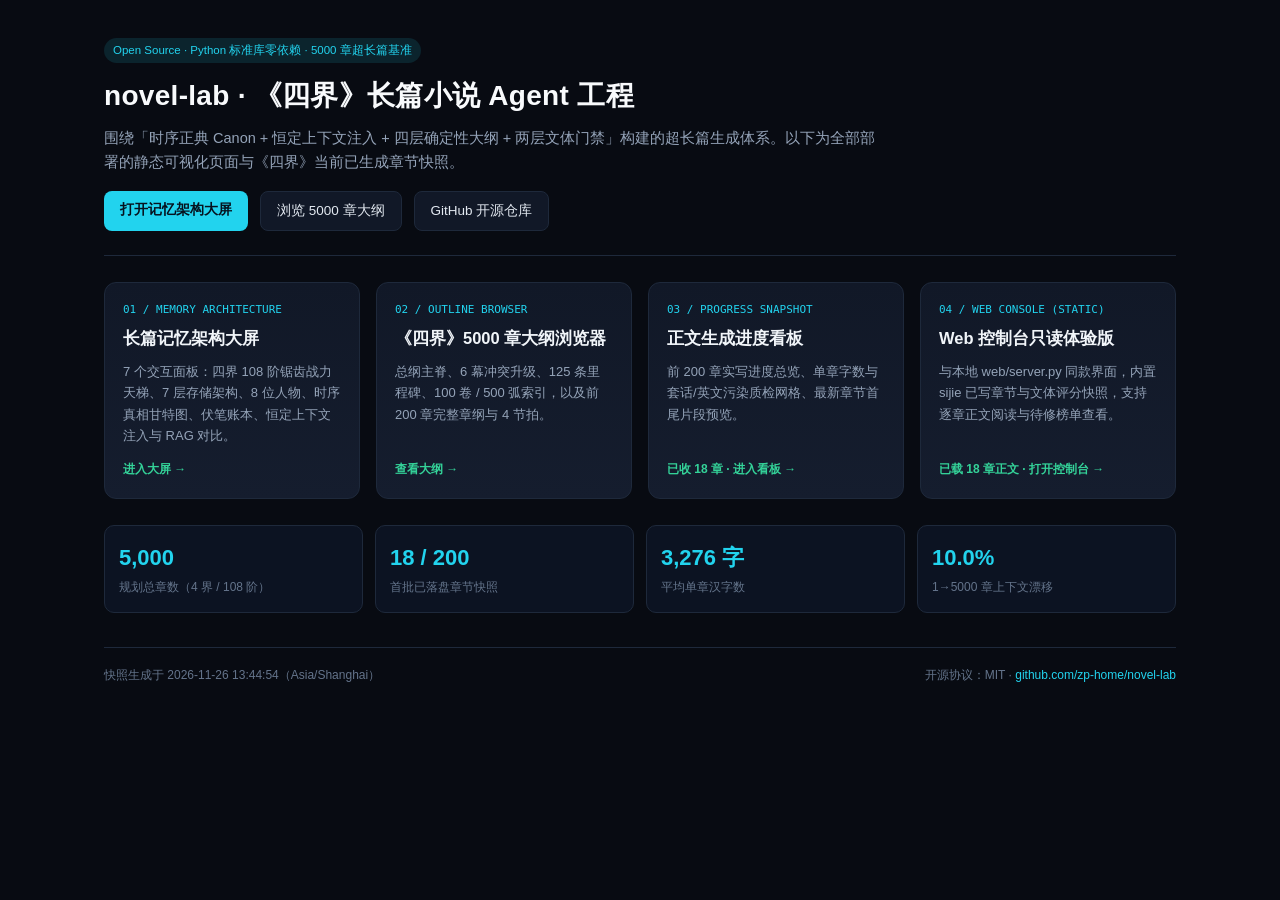
<file: index.html>
<!doctype html>
<html lang="zh-CN">
<head>
<meta charset="utf-8">
<meta name="viewport" content="width=device-width,initial-scale=1">
<title>novel-lab · 5000 章小说 Agent 静态展示站</title>
<style>
:root{
  --bg:#080b12;--panel:#111827;--panel2:#151d2e;--line:#1e293b;
  --txt:#cbd5e1;--txt2:#94a3b8;--dim:#64748b;
  --cyan:#22d3ee;--emerald:#34d399;--amber:#fbbf24;--violet:#a78bfa;
}
*{box-sizing:border-box;margin:0;padding:0}
body{background:var(--bg);color:var(--txt);font-family:-apple-system,"Segoe UI","Microsoft YaHei",sans-serif;line-height:1.65}
.wrap{max-width:1120px;margin:0 auto;padding:36px 24px 72px}
.hero{padding-bottom:24px;border-bottom:1px solid var(--line);margin-bottom:26px}
.badge{display:inline-block;font-size:11.5px;padding:3px 9px;border-radius:999px;background:rgba(34,211,238,.12);color:var(--cyan);margin-bottom:10px}
h1{font-size:28px;color:#f8fafc;letter-spacing:.3px;margin-bottom:8px}
.lead{color:var(--txt2);max-width:780px;font-size:14.5px}
.hero-actions{margin-top:16px;display:flex;gap:12px;flex-wrap:wrap}
.btn-primary{background:var(--cyan);color:#06121e;font-weight:600;padding:8px 16px;border-radius:8px;text-decoration:none;font-size:13.5px}
.btn-ghost{border:1px solid var(--line);color:#e2e8f0;padding:8px 16px;border-radius:8px;text-decoration:none;font-size:13.5px;background:var(--panel)}
.btn-ghost:hover{border-color:var(--cyan)}
.grid{display:grid;grid-template-columns:repeat(auto-fit,minmax(250px,1fr));gap:16px;margin-bottom:26px}
.card{background:linear-gradient(180deg,var(--panel),var(--panel2));border:1px solid var(--line);border-radius:12px;padding:18px;display:flex;flex-direction:column;justify-content:space-between;text-decoration:none;color:inherit;transition:transform .12s,border-color .15s}
.card:hover{transform:translateY(-2px);border-color:var(--cyan)}
.card .tag{font-size:11px;color:var(--cyan);margin-bottom:6px;font-family:ui-monospace,monospace}
.card h2{font-size:16.5px;color:#f1f5f9;margin-bottom:8px}
.card p{font-size:13px;color:var(--txt2);margin-bottom:14px}
.card .foot{font-size:12px;color:var(--emerald);font-weight:600}
.stats{display:grid;grid-template-columns:repeat(auto-fit,minmax(170px,1fr));gap:12px}
.stat{background:rgba(15,23,42,.7);border:1px solid var(--line);border-radius:10px;padding:14px}
.stat .v{font-size:22px;font-weight:700;color:var(--cyan);font-variant-numeric:tabular-nums}
.stat .k{font-size:12px;color:var(--dim);margin-top:2px}
footer{margin-top:34px;padding-top:18px;border-top:1px solid var(--line);color:var(--dim);font-size:12px;display:flex;justify-content:space-between;flex-wrap:wrap;gap:10px}
footer a{color:var(--cyan);text-decoration:none}
</style>
</head>
<body>
<div class="wrap">
  <section class="hero">
    <span class="badge">Open Source · Python 标准库零依赖 · 5000 章超长篇基准</span>
    <h1>novel-lab · 《四界》长篇小说 Agent 工程</h1>
    <p class="lead">围绕「时序正典 Canon + 恒定上下文注入 + 四层确定性大纲 + 两层文体门禁」构建的超长篇生成体系。以下为全部部署的静态可视化页面与《四界》当前已生成章节快照。</p>
    <div class="hero-actions">
      <a class="btn-primary" href="dashboard.html">打开记忆架构大屏</a>
      <a class="btn-ghost" href="outline.html">浏览 5000 章大纲</a>
      <a class="btn-ghost" href="https://github.com/zp-home/novel-lab" target="_blank" rel="noopener">GitHub 开源仓库</a>
    </div>
  </section>

  <section class="grid">
    <a class="card" href="dashboard.html">
      <div>
        <div class="tag">01 / MEMORY ARCHITECTURE</div>
        <h2>长篇记忆架构大屏</h2>
        <p>7 个交互面板：四界 108 阶锯齿战力天梯、7 层存储架构、8 位人物、时序真相甘特图、伏笔账本、恒定上下文注入与 RAG 对比。</p>
      </div>
      <div class="foot">进入大屏 →</div>
    </a>
    <a class="card" href="outline.html">
      <div>
        <div class="tag">02 / OUTLINE BROWSER</div>
        <h2>《四界》5000 章大纲浏览器</h2>
        <p>总纲主脊、6 幕冲突升级、125 条里程碑、100 卷 / 500 弧索引，以及前 200 章完整章纲与 4 节拍。</p>
      </div>
      <div class="foot">查看大纲 →</div>
    </a>
    <a class="card" href="progress.html">
      <div>
        <div class="tag">03 / PROGRESS SNAPSHOT</div>
        <h2>正文生成进度看板</h2>
        <p>前 200 章实写进度总览、单章字数与套话/英文污染质检网格、最新章节首尾片段预览。</p>
      </div>
      <div class="foot">已收 18 章 · 进入看板 →</div>
    </a>
    <a class="card" href="console/">
      <div>
        <div class="tag">04 / WEB CONSOLE (STATIC)</div>
        <h2>Web 控制台只读体验版</h2>
        <p>与本地 web/server.py 同款界面，内置 sijie 已写章节与文体评分快照，支持逐章正文阅读与待修榜单查看。</p>
      </div>
      <div class="foot">已载 18 章正文 · 打开控制台 →</div>
    </a>
  </section>

  <section class="stats">
    <div class="stat"><div class="v">5,000</div><div class="k">规划总章数（4 界 / 108 阶）</div></div>
    <div class="stat"><div class="v">18 / 200</div><div class="k">首批已落盘章节快照</div></div>
    <div class="stat"><div class="v">3,276 字</div><div class="k">平均单章汉字数</div></div>
    <div class="stat"><div class="v">10.0%</div><div class="k">1→5000 章上下文漂移</div></div>
  </section>

  <footer>
    <span>快照生成于 2026-11-26 13:44:54（Asia/Shanghai）</span>
    <span>开源协议：MIT · <a href="https://github.com/zp-home/novel-lab" target="_blank" rel="noopener">github.com/zp-home/novel-lab</a></span>
  </footer>
</div>
</body>
</html>
</file>
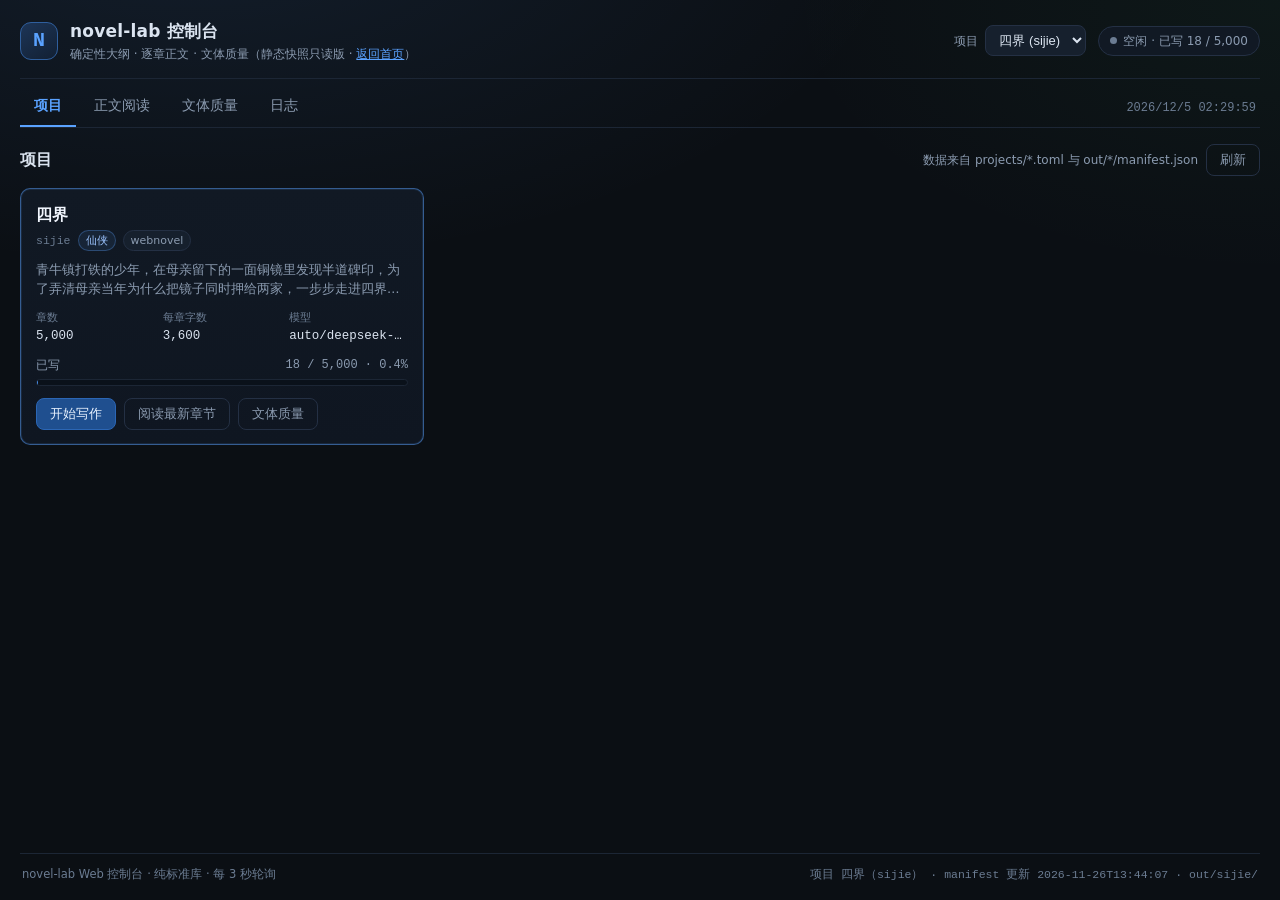
<file: console/index.html>
<!doctype html>
<html lang="zh-CN">
<head>
<meta charset="utf-8">
<meta name="viewport" content="width=device-width, initial-scale=1">
<title>novel-lab 控制台</title>
<link rel="icon" href="data:image/svg+xml,%3Csvg xmlns='http://www.w3.org/2000/svg' viewBox='0 0 64 64'%3E%3Crect width='64' height='64' rx='14' fill='%230b0f14'/%3E%3Cpath d='M18 46V18l14 18V18' stroke='%235aa2ff' stroke-width='5' fill='none' stroke-linecap='round' stroke-linejoin='round'/%3E%3C/svg%3E">
<link rel="stylesheet" href="style.css">
</head>
<body>
<div class="app">
  <header class="topbar">
    <div class="brand">
      <span class="logo" aria-hidden="true">N</span>
      <div class="brand-text">
        <h1>novel-lab 控制台</h1>
        <p>确定性大纲 · 逐章正文 · 文体质量（静态快照只读版 · <a href="../" style="color:#5aa2ff">返回首页</a>）</p>
      </div>
    </div>
    <div class="top-actions">
      <label class="field-inline">
        <span>项目</span>
        <select id="projectSelect" class="select" aria-label="选择项目"></select>
      </label>
      <div id="statusPill" class="pill pill-idle">初始化中…</div>
    </div>
  </header>

  <nav class="tabs" role="tablist" aria-label="视图切换">
    <button class="tab is-active" type="button" role="tab" data-view="projects">项目</button>
    <button class="tab" type="button" role="tab" data-view="reader">正文阅读</button>
    <button class="tab" type="button" role="tab" data-view="quality">文体质量</button>
    <button class="tab" type="button" role="tab" data-view="logs">日志</button>
    <div class="tabs-spacer"></div>
    <div class="tabs-meta mono" id="metaClock">—</div>
  </nav>

  <main class="main">
    <section class="view is-active" id="view-projects" aria-label="项目">
      <div class="view-head">
        <h2>项目</h2>
        <div class="view-actions">
          <span class="muted small">数据来自 projects/*.toml 与 out/*/manifest.json</span>
          <button id="btnReloadProjects" class="btn btn-ghost" type="button">刷新</button>
        </div>
      </div>
      <div id="projectsError" class="inline-error" hidden></div>
      <div id="projectGrid" class="grid"></div>
      <div id="projectsEmpty" class="empty" hidden>暂无数据</div>
    </section>

    <section class="view" id="view-reader" aria-label="正文阅读">
      <div class="view-head">
        <h2>正文阅读</h2>
        <div class="view-actions reader-actions">
          <button id="btnPrevChapter" class="btn btn-ghost" type="button">上一章</button>
          <label class="field-inline">
            <span>章号</span>
            <input id="chapterInput" class="input input-num mono" type="number" min="1" step="1" value="1">
          </label>
          <button id="btnGoChapter" class="btn" type="button">跳转</button>
          <button id="btnNextChapter" class="btn btn-ghost" type="button">下一章</button>
          <button id="btnLatestChapter" class="btn btn-ghost" type="button">最新章</button>
        </div>
      </div>
      <div id="readerMeta" class="meta-row"></div>
      <div id="readerError" class="inline-error" hidden></div>
      <article id="readerBody" class="reader-body mono" aria-live="polite"></article>
      <div id="readerEmpty" class="empty" hidden>暂无数据</div>
    </section>

    <section class="view" id="view-quality" aria-label="文体质量">
      <div class="view-head">
        <h2>文体质量</h2>
        <div class="view-actions">
          <span id="qualityUpdated" class="muted small">—</span>
        </div>
      </div>
      <div id="qualityError" class="inline-error" hidden></div>
      <div id="qualityTiles" class="tiles"></div>

      <section class="panel">
        <div class="panel-head">
          <h3>目标区间</h3>
          <span class="muted small">manifest.lint_targets：绿色带为健康区间，竖线为 manifest 提供的当前值</span>
        </div>
        <div id="lintBars" class="bars"></div>
        <div id="lintEmpty" class="empty small" hidden>暂无数据</div>
      </section>

      <section class="panel">
        <div class="panel-head">
          <h3>待修章节</h3>
          <span class="muted small">按文体评分升序，最多 20 章（点击「阅读」跳转）</span>
        </div>
        <div class="table-wrap">
          <table class="table">
            <thead>
              <tr>
                <th class="col-no">章号</th>
                <th class="col-num">字数</th>
                <th class="col-num">评分</th>
                <th class="col-num">重试</th>
                <th>问题</th>
                <th class="col-act"></th>
              </tr>
            </thead>
            <tbody id="fixTableBody"></tbody>
          </table>
        </div>
        <div id="fixEmpty" class="empty small" hidden>暂无数据</div>
      </section>
    </section>

    <section class="view" id="view-logs" aria-label="日志">
      <div class="view-head">
        <h2>日志</h2>
        <div class="view-actions">
          <label class="field-inline">
            <span>末尾</span>
            <select id="logTail" class="select select-sm" aria-label="日志行数">
              <option value="100">100 行</option>
              <option value="300" selected>300 行</option>
              <option value="1000">1000 行</option>
            </select>
          </label>
          <label class="check"><input type="checkbox" id="logPause"> 暂停刷新</label>
          <button id="btnReloadLog" class="btn btn-ghost" type="button">立即刷新</button>
        </div>
      </div>
      <div id="logsError" class="inline-error" hidden></div>
      <div id="logsMeta" class="meta-row muted small">—</div>
      <pre id="logBody" class="log-body mono"></pre>
      <div id="logsEmpty" class="empty" hidden>暂无数据</div>
    </section>
  </main>

  <footer class="footer">
    <span>novel-lab Web 控制台 · 纯标准库 · 每 3 秒轮询</span>
    <span id="footerInfo" class="mono">—</span>
  </footer>
</div>

<div id="toasts" class="toasts" aria-live="polite"></div>

<div id="runModal" class="modal" hidden>
  <div class="modal-backdrop" data-close="1"></div>
  <div class="modal-card" role="dialog" aria-modal="true" aria-labelledby="runModalTitle">
    <div class="modal-head">
      <h3 id="runModalTitle">开始写作</h3>
      <button class="icon-btn" type="button" data-close="1" aria-label="关闭">×</button>
    </div>
    <div class="modal-body">
      <p class="muted small" id="runModalHint">—</p>
      <div class="form-grid">
        <label class="field"><span>从第几章</span><input id="runFrom" class="input mono" type="number" min="1" step="1"></label>
        <label class="field"><span>到第几章</span><input id="runTo" class="input mono" type="number" min="1" step="1"></label>
      </div>
      <p class="muted small">将执行：<code id="runCmdPreview" class="mono">—</code></p>
      <div id="runModalError" class="inline-error" hidden></div>
    </div>
    <div class="modal-foot">
      <button class="btn btn-ghost" type="button" data-close="1">取消</button>
      <button id="btnRunConfirm" class="btn btn-primary" type="button">开始写作</button>
    </div>
  </div>
</div>

<script src="static-shim.js"></script>
<script src="app.js"></script>
</body>
</html>
</file>
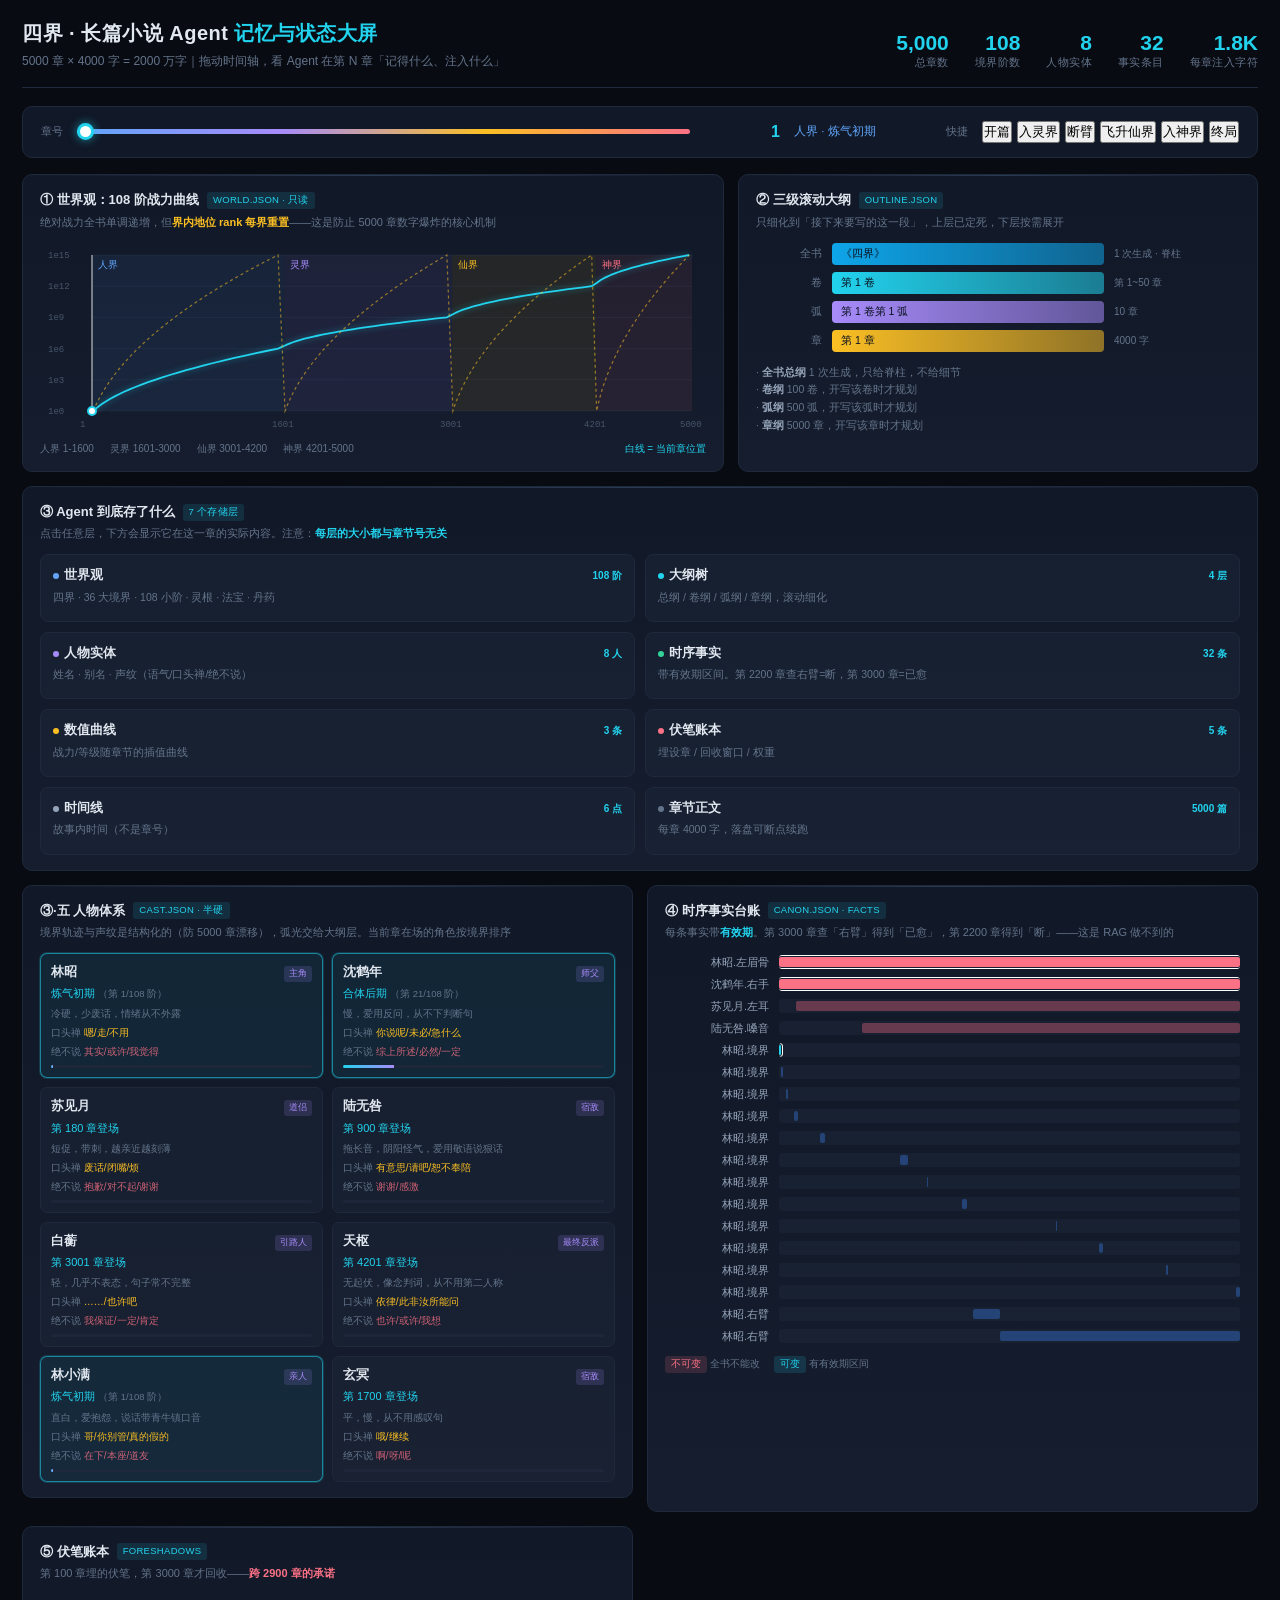
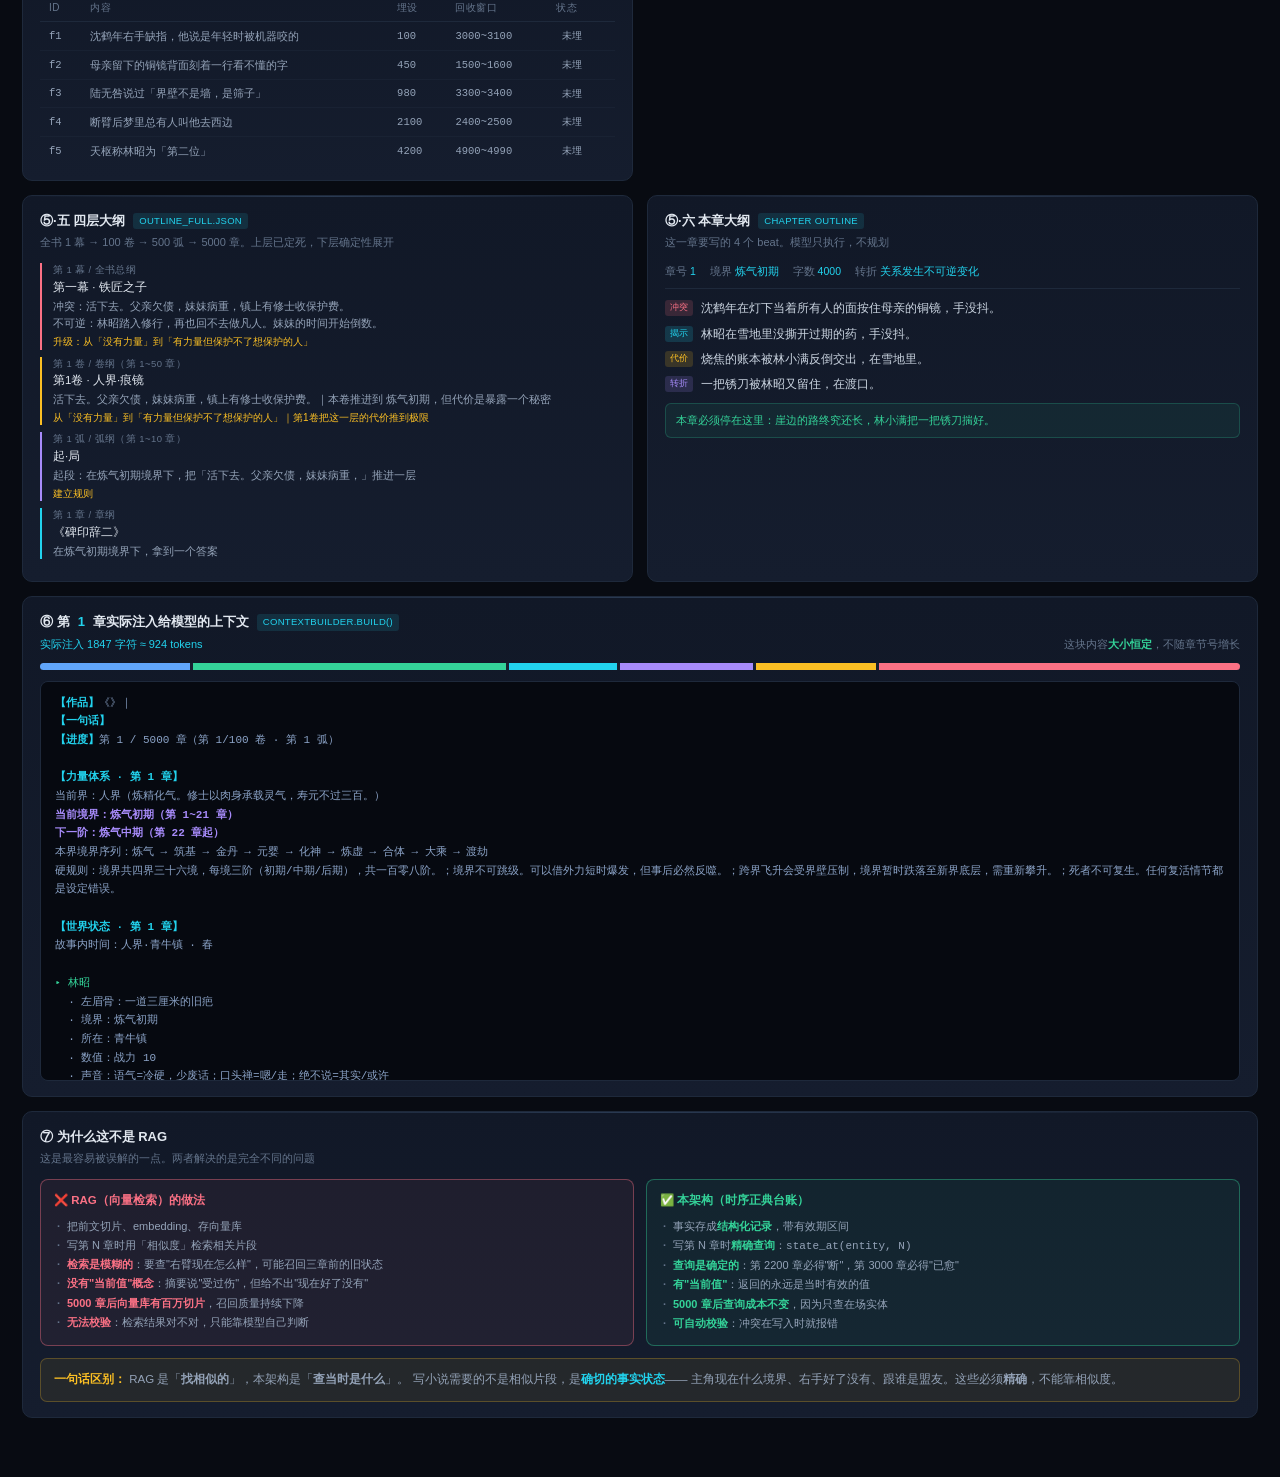
<file: dashboard.html>
<!DOCTYPE html>
<html lang="zh-CN">
<head>
<meta charset="UTF-8">
<meta name="viewport" content="width=device-width, initial-scale=1.0">
<title>四界 · 长篇小说 Agent 记忆大屏</title>
<style>
  :root{
    --bg:#080b12; --bg2:#0d1220; --panel:#111827; --panel2:#151d2e;
    --line:#1e293b; --line2:#2a3a52;
    --txt:#cbd5e1; --txt2:#94a3b8; --dim:#64748b;
    --cyan:#22d3ee; --blue:#3b82f6; --violet:#a78bfa;
    --amber:#fbbf24; --rose:#fb7185; --emerald:#34d399;
    --human:#34d399; --realm1:#60a5fa; --realm2:#a78bfa;
    --realm3:#fbbf24; --realm4:#fb7185;
  }
  *{box-sizing:border-box;margin:0;padding:0}
  body{
    background:var(--bg); color:var(--txt);
    font-family:-apple-system,"Segoe UI","Microsoft YaHei",sans-serif;
    font-size:13px; line-height:1.55; overflow-x:hidden;
  }
  .wrap{max-width:1680px;margin:0 auto;padding:18px 22px 60px}

  /* ---------- 头部 ---------- */
  header{
    display:flex;align-items:flex-end;justify-content:space-between;
    gap:20px;padding-bottom:16px;margin-bottom:18px;
    border-bottom:1px solid var(--line);flex-wrap:wrap;
  }
  h1{font-size:20px;font-weight:600;letter-spacing:.5px;color:#e2e8f0}
  h1 span{color:var(--cyan)}
  .sub{color:var(--dim);font-size:12px;margin-top:3px}
  .kpis{display:flex;gap:26px;flex-wrap:wrap}
  .kpi{text-align:right}
  .kpi .v{font-size:21px;font-weight:600;color:var(--cyan);
    font-variant-numeric:tabular-nums;line-height:1.1}
  .kpi .l{font-size:10.5px;color:var(--dim);letter-spacing:.4px}

  /* ---------- 布局 ---------- */
  .grid{display:grid;gap:14px}
  .g2{grid-template-columns:1fr 1fr}
  .g3{grid-template-columns:repeat(3,1fr)}
  .g-32{grid-template-columns:1.35fr 1fr}
  @media(max-width:1100px){.g2,.g3,.g-32{grid-template-columns:1fr}}

  .panel{
    background:linear-gradient(180deg,var(--panel),var(--panel2));
    border:1px solid var(--line);border-radius:10px;padding:15px 17px;
    position:relative;overflow:hidden;
  }
  .panel::before{
    content:'';position:absolute;top:0;left:0;right:0;height:1px;
    background:linear-gradient(90deg,transparent,var(--line2),transparent);
  }
  .panel h2{
    font-size:13px;font-weight:600;color:#e2e8f0;margin-bottom:3px;
    display:flex;align-items:center;gap:8px;
  }
  .panel h2 .tag{
    font-size:9.5px;font-weight:500;padding:1px 6px;border-radius:3px;
    background:rgba(34,211,238,.12);color:var(--cyan);
    letter-spacing:.3px;text-transform:uppercase;
  }
  .panel .note{font-size:11px;color:var(--dim);margin-bottom:12px}

  /* ---------- 时间轴 ---------- */
  .scrub{
    display:flex;align-items:center;gap:14px;margin-bottom:16px;
    background:var(--panel);border:1px solid var(--line);
    border-radius:10px;padding:13px 18px;
  }
  .scrub label{font-size:11px;color:var(--dim);white-space:nowrap}
  input[type=range]{
    flex:1;-webkit-appearance:none;height:5px;border-radius:3px;
    background:linear-gradient(90deg,var(--realm1),var(--realm2),var(--realm3),var(--realm4));
    outline:none;cursor:pointer;
  }
  input[type=range]::-webkit-slider-thumb{
    -webkit-appearance:none;width:17px;height:17px;border-radius:50%;
    background:#fff;border:3px solid var(--cyan);cursor:grab;
    box-shadow:0 0 10px rgba(34,211,238,.6);
  }
  .scrub .val{
    font-size:16px;font-weight:600;color:var(--cyan);
    font-variant-numeric:tabular-nums;min-width:76px;text-align:right;
  }
  .scrub .rm{font-size:11.5px;color:var(--violet);min-width:130px}

  /* ---------- 力量曲线 ---------- */
  #powerChart{width:100%;height:190px;display:block}

  /* ---------- 存储层卡片 ---------- */
  .stores{display:grid;grid-template-columns:repeat(4,1fr);gap:10px}
  @media(max-width:1300px){.stores{grid-template-columns:repeat(2,1fr)}}
  .store{
    background:rgba(30,41,59,.45);border:1px solid var(--line);
    border-radius:8px;padding:11px 12px;cursor:pointer;
    transition:.18s;position:relative;
  }
  .store:hover{border-color:var(--cyan);background:rgba(34,211,238,.06)}
  .store.active{border-color:var(--cyan);background:rgba(34,211,238,.1);
    box-shadow:0 0 0 1px rgba(34,211,238,.3)}
  .store .nm{font-size:12.5px;font-weight:600;color:#e2e8f0;
    display:flex;align-items:center;justify-content:space-between;gap:6px}
  .store .cnt{font-size:10px;color:var(--cyan);font-variant-numeric:tabular-nums}
  .store .desc{font-size:10.5px;color:var(--dim);margin-top:4px;line-height:1.45}
  .store .dot{width:6px;height:6px;border-radius:50%;display:inline-block;
    margin-right:5px;vertical-align:middle}
  .store .why{font-size:10px;color:var(--amber);margin-top:5px;
    opacity:0;max-height:0;overflow:hidden;transition:.2s}
  .store:hover .why,.store.active .why{opacity:1;max-height:40px}

  /* ---------- 大纲 ---------- */
  .ol-node{margin-bottom:7px;padding-left:11px;border-left:2px solid var(--line2)}
  .ol-node.act{border-left-color:var(--rose)}
  .ol-node.vol{border-left-color:var(--amber)}
  .ol-node.arc{border-left-color:var(--violet)}
  .ol-node.ch{border-left-color:var(--cyan)}
  .ol-k{font-size:9.5px;color:var(--dim);text-transform:uppercase;letter-spacing:.4px}
  .ol-v{font-size:11.5px;color:#e2e8f0;margin-top:1px}
  .ol-d{font-size:10.5px;color:var(--txt2);margin-top:2px;line-height:1.5}
  .ol-esc{font-size:10px;color:var(--amber);margin-top:2px}

  .beat-item{display:flex;gap:8px;margin-bottom:7px;align-items:flex-start}
  .beat-kind{font-size:9px;padding:1px 5px;border-radius:3px;white-space:nowrap;
    margin-top:1px;font-weight:500}
  .bk-冲突{background:rgba(251,113,133,.16);color:var(--rose)}
  .bk-揭示{background:rgba(34,211,238,.16);color:var(--cyan)}
  .bk-代价{background:rgba(251,191,36,.16);color:var(--amber)}
  .bk-转折{background:rgba(167,139,250,.16);color:var(--violet)}
  .beat-txt{font-size:11.5px;color:var(--txt);line-height:1.6}

  .ch-meta{display:flex;gap:14px;flex-wrap:wrap;font-size:10.5px;
    color:var(--dim);margin-bottom:10px;padding-bottom:9px;
    border-bottom:1px solid var(--line)}
  .ch-meta b{color:var(--cyan);font-weight:500}
  .ch-end{margin-top:9px;padding:8px 10px;border-radius:6px;
    background:rgba(52,211,153,.07);border:1px solid rgba(52,211,153,.22);
    font-size:11px;color:var(--emerald)}

  /* ---------- 人物 ---------- */
  .cast-grid{display:grid;grid-template-columns:repeat(4,1fr);gap:9px}
  @media(max-width:1400px){.cast-grid{grid-template-columns:repeat(2,1fr)}}
  .cast-card{
    background:rgba(30,41,59,.4);border:1px solid var(--line);
    border-radius:7px;padding:9px 10px;transition:.18s;
  }
  .cast-card.present{border-color:rgba(34,211,238,.55);
    background:rgba(34,211,238,.07);box-shadow:0 0 0 1px rgba(34,211,238,.18)}
  .cast-card.dead{opacity:.42}
  .cast-card .hd{display:flex;align-items:baseline;justify-content:space-between;gap:6px}
  .cast-card .nm{font-size:12.5px;font-weight:600;color:#e2e8f0}
  .cast-card .rl{font-size:9px;padding:1px 5px;border-radius:3px;
    background:rgba(167,139,250,.16);color:var(--violet);white-space:nowrap}
  .cast-card .lv{font-size:11px;color:var(--cyan);margin-top:3px;
    font-variant-numeric:tabular-nums}
  .cast-card .vc{font-size:10px;color:var(--dim);margin-top:4px;line-height:1.5}
  .cast-card .tics{color:var(--amber)}
  .cast-card .banned{color:var(--rose);opacity:.8}
  .cast-card .prog{height:3px;background:rgba(30,41,59,.8);border-radius:2px;
    margin-top:6px;overflow:hidden}
  .cast-card .prog div{height:100%;background:linear-gradient(90deg,var(--cyan),var(--violet))}

  /* ---------- 事实甘特 ---------- */
  .gantt{position:relative;margin-top:8px}
  .gantt-row{
    display:grid;grid-template-columns:104px 1fr;gap:10px;
    align-items:center;margin-bottom:3px;height:19px;
  }
  .gantt-lbl{font-size:10.5px;color:var(--txt2);text-align:right;
    white-space:nowrap;overflow:hidden;text-overflow:ellipsis}
  .gantt-track{
    position:relative;height:14px;background:rgba(30,41,59,.5);
    border-radius:3px;overflow:hidden;
  }
  .gantt-bar{
    position:absolute;top:2px;height:10px;border-radius:2px;
    transition:.15s;cursor:pointer;
  }
  .gantt-bar:hover{filter:brightness(1.5)}
  .gantt-bar.imm{border:1px solid rgba(251,113,133,.9)}
  .gantt-bar.active{outline:1px solid #fff;outline-offset:1px}

  /* ---------- 注入块 ---------- */
  .inject{
    background:#060910;border:1px solid var(--line);border-radius:8px;
    padding:12px 14px;font-family:ui-monospace,"Cascadia Code",monospace;
    font-size:11px;line-height:1.7;color:#8ba3c7;
    max-height:400px;overflow:auto;white-space:pre-wrap;
    word-break:break-all;
  }
  .inject .hl-c{color:var(--cyan);font-weight:600}
  .inject .hl-v{color:var(--violet);font-weight:600}
  .inject .hl-a{color:var(--amber);font-weight:600}
  .inject .hl-r{color:var(--rose);font-weight:600}
  .inject .hl-g{color:var(--emerald)}

  .inject-head{
    display:flex;justify-content:space-between;align-items:center;
    margin-bottom:9px;font-size:11px;color:var(--dim);
  }
  .budget{display:flex;gap:3px;margin-top:10px;height:7px;border-radius:4px;
    overflow:hidden;background:rgba(30,41,59,.5)}
  .budget div{transition:.3s}

  /* ---------- RAG 对比 ---------- */
  .cmp{display:grid;grid-template-columns:1fr 1fr;gap:12px}
  .cmp-box{border-radius:8px;padding:12px 13px;border:1px solid}
  .cmp-box.bad{border-color:rgba(251,113,133,.4);background:rgba(251,113,133,.06)}
  .cmp-box.good{border-color:rgba(52,211,153,.4);background:rgba(52,211,153,.06)}
  .cmp-box h3{font-size:11.5px;font-weight:600;margin-bottom:7px}
  .cmp-box.bad h3{color:var(--rose)}
  .cmp-box.good h3{color:var(--emerald)}
  .cmp-box ul{list-style:none;font-size:11px;line-height:1.75;color:var(--txt2)}
  .cmp-box li{padding-left:13px;position:relative}
  .cmp-box li::before{content:'·';position:absolute;left:3px;
    color:var(--dim);font-weight:700}

  /* ---------- 表格 ---------- */
  table{width:100%;border-collapse:collapse;font-size:11px}
  th{
    text-align:left;padding:6px 9px;color:var(--dim);font-weight:500;
    border-bottom:1px solid var(--line);font-size:10px;
    text-transform:uppercase;letter-spacing:.4px;
  }
  td{padding:5px 9px;border-bottom:1px solid rgba(30,41,59,.5);
    color:var(--txt2);font-variant-numeric:tabular-nums}
  tr:last-child td{border-bottom:none}
  tr:hover td{background:rgba(34,211,238,.04)}
  td.mono{font-family:ui-monospace,monospace;font-size:10.5px}

  .pill{display:inline-block;padding:1px 6px;border-radius:3px;
    font-size:9.5px;font-weight:500}
  .pill.imm{background:rgba(251,113,133,.15);color:var(--rose)}
  .pill.mut{background:rgba(34,211,238,.15);color:var(--cyan)}
  .pill.ok{background:rgba(52,211,153,.15);color:var(--emerald)}
  .pill.due{background:rgba(251,191,36,.15);color:var(--amber)}
  .pill.od{background:rgba(251,113,133,.2);color:var(--rose)}

  /* ---------- 卷/弧 ---------- */
  .ladder{display:flex;flex-direction:column;gap:7px}
  .lvl{display:flex;align-items:center;gap:10px}
  .lvl .k{width:66px;font-size:10.5px;color:var(--dim);text-align:right}
  .lvl .bar{flex:1;height:22px;border-radius:4px;display:flex;
    align-items:center;padding:0 9px;font-size:10.5px;font-weight:500;
    color:#0b1220;white-space:nowrap;overflow:hidden}
  .lvl .meta{width:126px;font-size:10px;color:var(--dim);
    font-variant-numeric:tabular-nums}

  ::-webkit-scrollbar{width:7px;height:7px}
  ::-webkit-scrollbar-track{background:transparent}
  ::-webkit-scrollbar-thumb{background:var(--line2);border-radius:4px}
  ::-webkit-scrollbar-thumb:hover{background:#3b4d6b}

  .fadein{animation:fi .3s ease}
  @keyframes fi{from{opacity:0;transform:translateY(4px)}to{opacity:1;transform:none}}
</style>
</head>
<body>
<div class="wrap">

<header>
  <div>
    <h1>四界 · 长篇小说 Agent <span>记忆与状态大屏</span></h1>
    <div class="sub">5000 章 × 4000 字 = 2000 万字｜拖动时间轴，看 Agent 在第 N 章「记得什么、注入什么」</div>
  </div>
  <div class="kpis">
    <div class="kpi"><div class="v" id="kCh">5000</div><div class="l">总章数</div></div>
    <div class="kpi"><div class="v" id="kLv">108</div><div class="l">境界阶数</div></div>
    <div class="kpi"><div class="v" id="kEnt">6</div><div class="l">人物实体</div></div>
    <div class="kpi"><div class="v" id="kFact">30</div><div class="l">事实条目</div></div>
    <div class="kpi"><div class="v" id="kInj">1.9K</div><div class="l">每章注入字符</div></div>
  </div>
</header>

<!-- 时间轴 -->
<div class="scrub">
  <label>章号</label>
  <input type="range" id="scrub" min="1" max="5000" value="1" step="1">
  <div class="val" id="scrubVal">1</div>
  <div class="rm" id="scrubRealm">人界 · 炼气初期</div>
  <label style="margin-left:8px">快捷</label>
  <div style="display:flex;gap:5px">
    <button class="jump" data-ch="1">开篇</button>
    <button class="jump" data-ch="1601">入灵界</button>
    <button class="jump" data-ch="2100">断臂</button>
    <button class="jump" data-ch="3001">飞升仙界</button>
    <button class="jump" data-ch="4201">入神界</button>
    <button class="jump" data-ch="4953">终局</button>
  </div>
</div>

<div class="grid g-32" style="margin-bottom:14px">
  <!-- 力量曲线 -->
  <div class="panel">
    <h2>① 世界观：108 阶战力曲线 <span class="tag">world.json · 只读</span></h2>
    <div class="note">绝对战力全书单调递增，但<b style="color:var(--amber)">界内地位 rank 每界重置</b>——这是防止 5000 章数字爆炸的核心机制</div>
    <canvas id="powerChart"></canvas>
    <div style="display:flex;gap:16px;margin-top:8px;font-size:10px;color:var(--dim);flex-wrap:wrap">
      <span><span class="dot" style="background:var(--realm1)"></span>人界 1-1600</span>
      <span><span class="dot" style="background:var(--realm2)"></span>灵界 1601-3000</span>
      <span><span class="dot" style="background:var(--realm3)"></span>仙界 3001-4200</span>
      <span><span class="dot" style="background:var(--realm4)"></span>神界 4201-5000</span>
      <span style="margin-left:auto;color:var(--cyan)">白线 = 当前章位置</span>
    </div>
  </div>

  <!-- 层级 -->
  <div class="panel">
    <h2>② 三级滚动大纲 <span class="tag">outline.json</span></h2>
    <div class="note">只细化到「接下来要写的这一段」，上层已定死，下层按需展开</div>
    <div class="ladder" id="ladder"></div>
    <div style="margin-top:12px;font-size:10.5px;color:var(--dim);line-height:1.7">
      <div>· <b style="color:var(--txt2)">全书总纲</b> 1 次生成，只给脊柱，不给细节</div>
      <div>· <b style="color:var(--txt2)">卷纲</b> 100 卷，开写该卷时才规划</div>
      <div>· <b style="color:var(--txt2)">弧纲</b> 500 弧，开写该弧时才规划</div>
      <div>· <b style="color:var(--txt2)">章纲</b> 5000 章，开写该章时才规划</div>
    </div>
  </div>
</div>

<!-- 存储层 -->
<div class="panel" style="margin-bottom:14px">
  <h2>③ Agent 到底存了什么 <span class="tag">7 个存储层</span></h2>
  <div class="note">点击任意层，下方会显示它在这一章的实际内容。注意：<b style="color:var(--cyan)">每层的大小都与章节号无关</b></div>
  <div class="stores" id="stores"></div>
</div>

<div class="grid g2" style="margin-bottom:14px">
  <!-- 人物 -->
<div class="panel" style="margin-bottom:14px">
  <h2>③·五 人物体系 <span class="tag">cast.json · 半硬</span></h2>
  <div class="note">境界轨迹与声纹是结构化的（防 5000 章漂移），弧光交给大纲层。当前章在场的角色按境界排序</div>
  <div id="castGrid" class="cast-grid"></div>
</div>

<!-- 事实甘特 -->
  <div class="panel">
    <h2>④ 时序事实台账 <span class="tag">canon.json · facts</span></h2>
    <div class="note">每条事实带<b style="color:var(--cyan)">有效期</b>。第 3000 章查「右臂」得到「已愈」，第 2200 章得到「断」——这是 RAG 做不到的</div>
    <div class="gantt" id="gantt"></div>
    <div style="display:flex;gap:14px;margin-top:10px;font-size:10px;color:var(--dim)">
      <span><span class="pill imm">不可变</span> 全书不能改</span>
      <span><span class="pill mut">可变</span> 有有效期区间</span>
    </div>
  </div>

  <!-- 伏笔 -->
  <div class="panel">
    <h2>⑤ 伏笔账本 <span class="tag">foreshadows</span></h2>
    <div class="note">第 100 章埋的伏笔，第 3000 章才回收——<b style="color:var(--rose)">跨 2900 章的承诺</b></div>
    <table id="fsTable">
      <thead><tr><th>ID</th><th>内容</th><th>埋设</th><th>回收窗口</th><th>状态</th></tr></thead>
      <tbody></tbody>
    </table>
  </div>
</div>

<!-- 四层大纲详情 -->
<div class="grid g2" style="margin-bottom:14px">
  <div class="panel">
    <h2>⑤·五 四层大纲 <span class="tag">outline_full.json</span></h2>
    <div class="note">全书 1 幕 → 100 卷 → 500 弧 → 5000 章。上层已定死，下层确定性展开</div>
    <div id="outlineTree"></div>
  </div>
  <div class="panel">
    <h2>⑤·六 本章大纲 <span class="tag">chapter outline</span></h2>
    <div class="note">这一章要写的 4 个 beat。模型只执行，不规划</div>
    <div id="chOutline"></div>
  </div>
</div>

<!-- 注入 -->
<div class="panel" style="margin-bottom:14px">
  <h2>⑥ 第 <span id="injCh" style="color:var(--cyan)">1</span> 章实际注入给模型的上下文 <span class="tag">ContextBuilder.build()</span></h2>
  <div class="inject-head">
    <span id="injSize">—</span>
    <span>这块内容<b style="color:var(--emerald)">大小恒定</b>，不随章节号增长</span>
  </div>
  <div class="budget" id="budget"></div>
  <div class="inject" id="inject" style="margin-top:11px"></div>
</div>

<!-- RAG 对比 -->
<div class="panel">
  <h2>⑦ 为什么这不是 RAG</h2>
  <div class="note">这是最容易被误解的一点。两者解决的是完全不同的问题</div>
  <div class="cmp">
    <div class="cmp-box bad">
      <h3>❌ RAG（向量检索）的做法</h3>
      <ul>
        <li>把前文切片、embedding、存向量库</li>
        <li>写第 N 章时用「相似度」检索相关片段</li>
        <li><b style="color:var(--rose)">检索是模糊的</b>：要查"右臂现在怎么样"，可能召回三章前的旧状态</li>
        <li><b style="color:var(--rose)">没有"当前值"概念</b>：摘要说"受过伤"，但给不出"现在好了没有"</li>
        <li><b style="color:var(--rose)">5000 章后向量库有百万切片</b>，召回质量持续下降</li>
        <li><b style="color:var(--rose)">无法校验</b>：检索结果对不对，只能靠模型自己判断</li>
      </ul>
    </div>
    <div class="cmp-box good">
      <h3>✅ 本架构（时序正典台账）</h3>
      <ul>
        <li>事实存成<b style="color:var(--emerald)">结构化记录</b>，带有效期区间</li>
        <li>写第 N 章时<b style="color:var(--emerald)">精确查询</b>：<code>state_at(entity, N)</code></li>
        <li><b style="color:var(--emerald)">查询是确定的</b>：第 2200 章必得"断"，第 3000 章必得"已愈"</li>
        <li><b style="color:var(--emerald)">有"当前值"</b>：返回的永远是当时有效的值</li>
        <li><b style="color:var(--emerald)">5000 章后查询成本不变</b>，因为只查在场实体</li>
        <li><b style="color:var(--emerald)">可自动校验</b>：冲突在写入时就报错</li>
      </ul>
    </div>
  </div>
  <div style="margin-top:12px;padding:11px 13px;border-radius:7px;
    background:rgba(251,191,36,.07);border:1px solid rgba(251,191,36,.25);
    font-size:11.5px;color:var(--txt2);line-height:1.7">
    <b style="color:var(--amber)">一句话区别：</b>
    RAG 是「<b>找相似的</b>」，本架构是「<b>查当时是什么</b>」。
    写小说需要的不是相似片段，是<b style="color:var(--cyan)">确切的事实状态</b>——
    主角现在什么境界、右手好了没有、跟谁是盟友。这些必须<b>精确</b>，不能靠相似度。
  </div>
</div>

</div>

<script>
const D = {
 "total_chapters": 5000,
 "words_per_chapter": 4000,
 "world": {
  "realms": [
   {
    "name": "人界",
    "alias": "凡俗界",
    "start": 1,
    "end": 1600,
    "essence": "炼精化气。修士以肉身承载灵气，寿元不过三百。",
    "levels": [
     "炼气",
     "筑基",
     "金丹",
     "元婴",
     "化神",
     "炼虚",
     "合体",
     "大乘",
     "渡劫"
    ],
    "power_start": 1.0,
    "power_end": 1000000.0
   },
   {
    "name": "灵界",
    "alias": "灵域",
    "start": 1601,
    "end": 3000,
    "essence": "炼气化神。灵界以灵根为本，无灵根者如凡人。",
    "levels": [
     "灵徒",
     "灵师",
     "灵王",
     "灵皇",
     "灵尊",
     "灵圣",
     "灵帝",
     "灵祖",
     "灵源"
    ],
    "power_start": 2000000.0,
    "power_end": 1000000000.0
   },
   {
    "name": "仙界",
    "alias": "仙域",
    "start": 3001,
    "end": 4200,
    "essence": "炼神还虚。仙界以法则为尊，仙位有限，需夺。",
    "levels": [
     "散仙",
     "真仙",
     "玄仙",
     "金仙",
     "太乙",
     "大罗",
     "混元",
     "准圣",
     "天道"
    ],
    "power_start": 2000000000.0,
    "power_end": 1000000000000.0
   },
   {
    "name": "神界",
    "alias": "神域",
    "start": 4201,
    "end": 5000,
    "essence": "炼虚合道。神界以神格为基，神格唯一，不可复制。",
    "levels": [
     "神人",
     "神使",
     "神将",
     "神君",
     "神王",
     "神皇",
     "神帝",
     "神尊",
     "神主"
    ],
    "power_start": 2000000000000.0,
    "power_end": 1000000000000000.0
   }
  ],
  "levels": [
   {
    "i": 1,
    "name": "炼气初期",
    "realm": "人界",
    "s": 1,
    "e": 21,
    "power": 1.0,
    "rank": 0.0,
    "chapters": 21
   },
   {
    "i": 2,
    "name": "炼气中期",
    "realm": "人界",
    "s": 22,
    "e": 45,
    "power": 1.7,
    "rank": 0.0385,
    "chapters": 24
   },
   {
    "i": 3,
    "name": "炼气后期",
    "realm": "人界",
    "s": 46,
    "e": 71,
    "power": 2.89,
    "rank": 0.0769,
    "chapters": 26
   },
   {
    "i": 4,
    "name": "筑基初期",
    "realm": "人界",
    "s": 72,
    "e": 100,
    "power": 4.92,
    "rank": 0.1154,
    "chapters": 29
   },
   {
    "i": 5,
    "name": "筑基中期",
    "realm": "人界",
    "s": 101,
    "e": 132,
    "power": 8.38,
    "rank": 0.1538,
    "chapters": 32
   },
   {
    "i": 6,
    "name": "筑基后期",
    "realm": "人界",
    "s": 133,
    "e": 167,
    "power": 14.25,
    "rank": 0.1923,
    "chapters": 35
   },
   {
    "i": 7,
    "name": "金丹初期",
    "realm": "人界",
    "s": 168,
    "e": 205,
    "power": 24.24,
    "rank": 0.2308,
    "chapters": 38
   },
   {
    "i": 8,
    "name": "金丹中期",
    "realm": "人界",
    "s": 206,
    "e": 246,
    "power": 41.25,
    "rank": 0.2692,
    "chapters": 41
   },
   {
    "i": 9,
    "name": "金丹后期",
    "realm": "人界",
    "s": 247,
    "e": 290,
    "power": 70.17,
    "rank": 0.3077,
    "chapters": 44
   },
   {
    "i": 10,
    "name": "元婴初期",
    "realm": "人界",
    "s": 291,
    "e": 337,
    "power": 119.38,
    "rank": 0.3462,
    "chapters": 47
   },
   {
    "i": 11,
    "name": "元婴中期",
    "realm": "人界",
    "s": 338,
    "e": 387,
    "power": 203.09,
    "rank": 0.3846,
    "chapters": 50
   },
   {
    "i": 12,
    "name": "元婴后期",
    "realm": "人界",
    "s": 388,
    "e": 440,
    "power": 345.51,
    "rank": 0.4231,
    "chapters": 53
   },
   {
    "i": 13,
    "name": "化神初期",
    "realm": "人界",
    "s": 441,
    "e": 496,
    "power": 587.8,
    "rank": 0.4615,
    "chapters": 56
   },
   {
    "i": 14,
    "name": "化神中期",
    "realm": "人界",
    "s": 497,
    "e": 555,
    "power": 1000.0,
    "rank": 0.5,
    "chapters": 59
   },
   {
    "i": 15,
    "name": "化神后期",
    "realm": "人界",
    "s": 556,
    "e": 617,
    "power": 1701.25,
    "rank": 0.5385,
    "chapters": 62
   },
   {
    "i": 16,
    "name": "炼虚初期",
    "realm": "人界",
    "s": 618,
    "e": 682,
    "power": 2894.27,
    "rank": 0.5769,
    "chapters": 65
   },
   {
    "i": 17,
    "name": "炼虚中期",
    "realm": "人界",
    "s": 683,
    "e": 750,
    "power": 4923.88,
    "rank": 0.6154,
    "chapters": 68
   },
   {
    "i": 18,
    "name": "炼虚后期",
    "realm": "人界",
    "s": 751,
    "e": 821,
    "power": 8376.78,
    "rank": 0.6538,
    "chapters": 71
   },
   {
    "i": 19,
    "name": "合体初期",
    "realm": "人界",
    "s": 822,
    "e": 895,
    "power": 14251.03,
    "rank": 0.6923,
    "chapters": 74
   },
   {
    "i": 20,
    "name": "合体中期",
    "realm": "人界",
    "s": 896,
    "e": 972,
    "power": 24244.62,
    "rank": 0.7308,
    "chapters": 77
   },
   {
    "i": 21,
    "name": "合体后期",
    "realm": "人界",
    "s": 973,
    "e": 1052,
    "power": 41246.26,
    "rank": 0.7692,
    "chapters": 80
   },
   {
    "i": 22,
    "name": "大乘初期",
    "realm": "人界",
    "s": 1053,
    "e": 1135,
    "power": 70170.38,
    "rank": 0.8077,
    "chapters": 83
   },
   {
    "i": 23,
    "name": "大乘中期",
    "realm": "人界",
    "s": 1136,
    "e": 1222,
    "power": 119377.66,
    "rank": 0.8462,
    "chapters": 87
   },
   {
    "i": 24,
    "name": "大乘后期",
    "realm": "人界",
    "s": 1223,
    "e": 1312,
    "power": 203091.76,
    "rank": 0.8846,
    "chapters": 90
   },
   {
    "i": 25,
    "name": "渡劫初期",
    "realm": "人界",
    "s": 1313,
    "e": 1405,
    "power": 345510.73,
    "rank": 0.9231,
    "chapters": 93
   },
   {
    "i": 26,
    "name": "渡劫中期",
    "realm": "人界",
    "s": 1406,
    "e": 1501,
    "power": 587801.61,
    "rank": 0.9615,
    "chapters": 96
   },
   {
    "i": 27,
    "name": "渡劫后期",
    "realm": "人界",
    "s": 1502,
    "e": 1600,
    "power": 1000000.0,
    "rank": 1.0,
    "chapters": 99
   },
   {
    "i": 28,
    "name": "灵徒初期",
    "realm": "灵界",
    "s": 1601,
    "e": 1618,
    "power": 2000000.0,
    "rank": 0.0,
    "chapters": 18
   },
   {
    "i": 29,
    "name": "灵徒中期",
    "realm": "灵界",
    "s": 1619,
    "e": 1639,
    "power": 2540016.48,
    "rank": 0.0385,
    "chapters": 21
   },
   {
    "i": 30,
    "name": "灵徒后期",
    "realm": "灵界",
    "s": 1640,
    "e": 1662,
    "power": 3225841.86,
    "rank": 0.0769,
    "chapters": 23
   },
   {
    "i": 31,
    "name": "灵师初期",
    "realm": "灵界",
    "s": 1663,
    "e": 1688,
    "power": 4096845.74,
    "rank": 0.1154,
    "chapters": 26
   },
   {
    "i": 32,
    "name": "灵师中期",
    "realm": "灵界",
    "s": 1689,
    "e": 1716,
    "power": 5203027.85,
    "rank": 0.1538,
    "chapters": 28
   },
   {
    "i": 33,
    "name": "灵师后期",
    "realm": "灵界",
    "s": 1717,
    "e": 1747,
    "power": 6607888.24,
    "rank": 0.1923,
    "chapters": 31
   },
   {
    "i": 34,
    "name": "灵王初期",
    "realm": "灵界",
    "s": 1748,
    "e": 1781,
    "power": 8392072.51,
    "rank": 0.2308,
    "chapters": 34
   },
   {
    "i": 35,
    "name": "灵王中期",
    "realm": "灵界",
    "s": 1782,
    "e": 1817,
    "power": 10658001.23,
    "rank": 0.2692,
    "chapters": 36
   },
   {
    "i": 36,
    "name": "灵王后期",
    "realm": "灵界",
    "s": 1818,
    "e": 1856,
    "power": 13535749.38,
    "rank": 0.3077,
    "chapters": 39
   },
   {
    "i": 37,
    "name": "灵皇初期",
    "realm": "灵界",
    "s": 1857,
    "e": 1897,
    "power": 17190513.25,
    "rank": 0.3462,
    "chapters": 41
   },
   {
    "i": 38,
    "name": "灵皇中期",
    "realm": "灵界",
    "s": 1898,
    "e": 1941,
    "power": 21832093.47,
    "rank": 0.3846,
    "chapters": 44
   },
   {
    "i": 39,
    "name": "灵皇后期",
    "realm": "灵界",
    "s": 1942,
    "e": 1988,
    "power": 27726938.59,
    "rank": 0.4231,
    "chapters": 47
   },
   {
    "i": 40,
    "name": "灵尊初期",
    "realm": "灵界",
    "s": 1989,
    "e": 2037,
    "power": 35213440.47,
    "rank": 0.4615,
    "chapters": 49
   },
   {
    "i": 41,
    "name": "灵尊中期",
    "realm": "灵界",
    "s": 2038,
    "e": 2089,
    "power": 44721359.55,
    "rank": 0.5,
    "chapters": 52
   },
   {
    "i": 42,
    "name": "灵尊后期",
    "realm": "灵界",
    "s": 2090,
    "e": 2143,
    "power": 56796495.12,
    "rank": 0.5385,
    "chapters": 54
   },
   {
    "i": 43,
    "name": "灵圣初期",
    "realm": "灵界",
    "s": 2144,
    "e": 2200,
    "power": 72132016.79,
    "rank": 0.5769,
    "chapters": 57
   },
   {
    "i": 44,
    "name": "灵圣中期",
    "realm": "灵界",
    "s": 2201,
    "e": 2260,
    "power": 91608255.67,
    "rank": 0.6154,
    "chapters": 60
   },
   {
    "i": 45,
    "name": "灵圣后期",
    "realm": "灵界",
    "s": 2261,
    "e": 2322,
    "power": 116343239.52,
    "rank": 0.6538,
    "chapters": 62
   },
   {
    "i": 46,
    "name": "灵帝初期",
    "realm": "灵界",
    "s": 2323,
    "e": 2387,
    "power": 147756872.82,
    "rank": 0.6923,
    "chapters": 65
   },
   {
    "i": 47,
    "name": "灵帝中期",
    "realm": "灵界",
    "s": 2388,
    "e": 2454,
    "power": 187652445.96,
    "rank": 0.7308,
    "chapters": 67
   },
   {
    "i": 48,
    "name": "灵帝后期",
    "realm": "灵界",
    "s": 2455,
    "e": 2524,
    "power": 238320152.57,
    "rank": 0.7692,
    "chapters": 70
   },
   {
    "i": 49,
    "name": "灵祖初期",
    "realm": "灵界",
    "s": 2525,
    "e": 2597,
    "power": 302668557.44,
    "rank": 0.8077,
    "chapters": 73
   },
   {
    "i": 50,
    "name": "灵祖中期",
    "realm": "灵界",
    "s": 2598,
    "e": 2672,
    "power": 384391561.85,
    "rank": 0.8462,
    "chapters": 75
   },
   {
    "i": 51,
    "name": "灵祖后期",
    "realm": "灵界",
    "s": 2673,
    "e": 2750,
    "power": 488180450.82,
    "rank": 0.8846,
    "chapters": 78
   },
   {
    "i": 52,
    "name": "灵源初期",
    "realm": "灵界",
    "s": 2751,
    "e": 2831,
    "power": 619993195.0,
    "rank": 0.9231,
    "chapters": 81
   },
   {
    "i": 53,
    "name": "灵源中期",
    "realm": "灵界",
    "s": 2832,
    "e": 2914,
    "power": 787396466.21,
    "rank": 0.9615,
    "chapters": 83
   },
   {
    "i": 54,
    "name": "灵源后期",
    "realm": "灵界",
    "s": 2915,
    "e": 3000,
    "power": 1000000000.0,
    "rank": 1.0,
    "chapters": 86
   },
   {
    "i": 55,
    "name": "散仙初期",
    "realm": "仙界",
    "s": 3001,
    "e": 3015,
    "power": 2000000000.0,
    "rank": 0.0,
    "chapters": 15
   },
   {
    "i": 56,
    "name": "散仙中期",
    "realm": "仙界",
    "s": 3016,
    "e": 3033,
    "power": 2540016479.4,
    "rank": 0.0385,
    "chapters": 18
   },
   {
    "i": 57,
    "name": "散仙后期",
    "realm": "仙界",
    "s": 3034,
    "e": 3053,
    "power": 3225841857.8,
    "rank": 0.0769,
    "chapters": 20
   },
   {
    "i": 58,
    "name": "真仙初期",
    "realm": "仙界",
    "s": 3054,
    "e": 3075,
    "power": 4096845739.37,
    "rank": 0.1154,
    "chapters": 22
   },
   {
    "i": 59,
    "name": "真仙中期",
    "realm": "仙界",
    "s": 3076,
    "e": 3099,
    "power": 5203027845.78,
    "rank": 0.1538,
    "chapters": 24
   },
   {
    "i": 60,
    "name": "真仙后期",
    "realm": "仙界",
    "s": 3100,
    "e": 3126,
    "power": 6607888235.52,
    "rank": 0.1923,
    "chapters": 27
   },
   {
    "i": 61,
    "name": "玄仙初期",
    "realm": "仙界",
    "s": 3127,
    "e": 3155,
    "power": 8392072506.11,
    "rank": 0.2308,
    "chapters": 29
   },
   {
    "i": 62,
    "name": "玄仙中期",
    "realm": "仙界",
    "s": 3156,
    "e": 3186,
    "power": 10658001230.91,
    "rank": 0.2692,
    "chapters": 31
   },
   {
    "i": 63,
    "name": "玄仙后期",
    "realm": "仙界",
    "s": 3187,
    "e": 3219,
    "power": 13535749381.97,
    "rank": 0.3077,
    "chapters": 33
   },
   {
    "i": 64,
    "name": "金仙初期",
    "realm": "仙界",
    "s": 3220,
    "e": 3255,
    "power": 17190513245.59,
    "rank": 0.3462,
    "chapters": 36
   },
   {
    "i": 65,
    "name": "金仙中期",
    "realm": "仙界",
    "s": 3256,
    "e": 3293,
    "power": 21832093466.54,
    "rank": 0.3846,
    "chapters": 38
   },
   {
    "i": 66,
    "name": "金仙后期",
    "realm": "仙界",
    "s": 3294,
    "e": 3333,
    "power": 27726938592.37,
    "rank": 0.4231,
    "chapters": 40
   },
   {
    "i": 67,
    "name": "太乙初期",
    "realm": "仙界",
    "s": 3334,
    "e": 3375,
    "power": 35213440473.91,
    "rank": 0.4615,
    "chapters": 42
   },
   {
    "i": 68,
    "name": "太乙中期",
    "realm": "仙界",
    "s": 3376,
    "e": 3419,
    "power": 44721359550.0,
    "rank": 0.5,
    "chapters": 44
   },
   {
    "i": 69,
    "name": "太乙后期",
    "realm": "仙界",
    "s": 3420,
    "e": 3466,
    "power": 56796495119.0,
    "rank": 0.5385,
    "chapters": 47
   },
   {
    "i": 70,
    "name": "大罗初期",
    "realm": "仙界",
    "s": 3467,
    "e": 3515,
    "power": 72132016787.12,
    "rank": 0.5769,
    "chapters": 49
   },
   {
    "i": 71,
    "name": "大罗中期",
    "realm": "仙界",
    "s": 3516,
    "e": 3566,
    "power": 91608255665.69,
    "rank": 0.6154,
    "chapters": 51
   },
   {
    "i": 72,
    "name": "大罗后期",
    "realm": "仙界",
    "s": 3567,
    "e": 3619,
    "power": 116343239519.82,
    "rank": 0.6538,
    "chapters": 53
   },
   {
    "i": 73,
    "name": "混元初期",
    "realm": "仙界",
    "s": 3620,
    "e": 3675,
    "power": 147756872823.36,
    "rank": 0.6923,
    "chapters": 56
   },
   {
    "i": 74,
    "name": "混元中期",
    "realm": "仙界",
    "s": 3676,
    "e": 3733,
    "power": 187652445957.72,
    "rank": 0.7308,
    "chapters": 58
   },
   {
    "i": 75,
    "name": "混元后期",
    "realm": "仙界",
    "s": 3734,
    "e": 3793,
    "power": 238320152565.84,
    "rank": 0.7692,
    "chapters": 60
   },
   {
    "i": 76,
    "name": "准圣初期",
    "realm": "仙界",
    "s": 3794,
    "e": 3855,
    "power": 302668557444.76,
    "rank": 0.8077,
    "chapters": 62
   },
   {
    "i": 77,
    "name": "准圣中期",
    "realm": "仙界",
    "s": 3856,
    "e": 3920,
    "power": 384391561852.44,
    "rank": 0.8462,
    "chapters": 65
   },
   {
    "i": 78,
    "name": "准圣后期",
    "realm": "仙界",
    "s": 3921,
    "e": 3987,
    "power": 488180450823.09,
    "rank": 0.8846,
    "chapters": 67
   },
   {
    "i": 79,
    "name": "天道初期",
    "realm": "仙界",
    "s": 3988,
    "e": 4056,
    "power": 619993195004.95,
    "rank": 0.9231,
    "chapters": 69
   },
   {
    "i": 80,
    "name": "天道中期",
    "realm": "仙界",
    "s": 4057,
    "e": 4127,
    "power": 787396466213.14,
    "rank": 0.9615,
    "chapters": 71
   },
   {
    "i": 81,
    "name": "天道后期",
    "realm": "仙界",
    "s": 4128,
    "e": 4200,
    "power": 1000000000000.0,
    "rank": 1.0,
    "chapters": 73
   },
   {
    "i": 82,
    "name": "神人初期",
    "realm": "神界",
    "s": 4201,
    "e": 4210,
    "power": 2000000000000.0,
    "rank": 0.0,
    "chapters": 10
   },
   {
    "i": 83,
    "name": "神人中期",
    "realm": "神界",
    "s": 4211,
    "e": 4222,
    "power": 2540016479396.56,
    "rank": 0.0385,
    "chapters": 12
   },
   {
    "i": 84,
    "name": "神人后期",
    "realm": "神界",
    "s": 4223,
    "e": 4235,
    "power": 3225841857803.04,
    "rank": 0.0769,
    "chapters": 13
   },
   {
    "i": 85,
    "name": "神使初期",
    "realm": "神界",
    "s": 4236,
    "e": 4250,
    "power": 4096845739373.46,
    "rank": 0.1154,
    "chapters": 15
   },
   {
    "i": 86,
    "name": "神使中期",
    "realm": "神界",
    "s": 4251,
    "e": 4266,
    "power": 5203027845777.08,
    "rank": 0.1538,
    "chapters": 16
   },
   {
    "i": 87,
    "name": "神使后期",
    "realm": "神界",
    "s": 4267,
    "e": 4284,
    "power": 6607888235516.48,
    "rank": 0.1923,
    "chapters": 18
   },
   {
    "i": 88,
    "name": "神将初期",
    "realm": "神界",
    "s": 4285,
    "e": 4303,
    "power": 8392072506111.24,
    "rank": 0.2308,
    "chapters": 19
   },
   {
    "i": 89,
    "name": "神将中期",
    "realm": "神界",
    "s": 4304,
    "e": 4324,
    "power": 10658001230906.66,
    "rank": 0.2692,
    "chapters": 21
   },
   {
    "i": 90,
    "name": "神将后期",
    "realm": "神界",
    "s": 4325,
    "e": 4346,
    "power": 13535749381965.85,
    "rank": 0.3077,
    "chapters": 22
   },
   {
    "i": 91,
    "name": "神君初期",
    "realm": "神界",
    "s": 4347,
    "e": 4370,
    "power": 17190513245587.51,
    "rank": 0.3462,
    "chapters": 24
   },
   {
    "i": 92,
    "name": "神君中期",
    "realm": "神界",
    "s": 4371,
    "e": 4395,
    "power": 21832093466538.54,
    "rank": 0.3846,
    "chapters": 25
   },
   {
    "i": 93,
    "name": "神君后期",
    "realm": "神界",
    "s": 4396,
    "e": 4422,
    "power": 27726938592366.89,
    "rank": 0.4231,
    "chapters": 27
   },
   {
    "i": 94,
    "name": "神王初期",
    "realm": "神界",
    "s": 4423,
    "e": 4450,
    "power": 35213440473914.13,
    "rank": 0.4615,
    "chapters": 28
   },
   {
    "i": 95,
    "name": "神王中期",
    "realm": "神界",
    "s": 4451,
    "e": 4480,
    "power": 44721359549995.8,
    "rank": 0.5,
    "chapters": 30
   },
   {
    "i": 96,
    "name": "神王后期",
    "realm": "神界",
    "s": 4481,
    "e": 4511,
    "power": 56796495119003.95,
    "rank": 0.5385,
    "chapters": 31
   },
   {
    "i": 97,
    "name": "神皇初期",
    "realm": "神界",
    "s": 4512,
    "e": 4544,
    "power": 72132016787118.05,
    "rank": 0.5769,
    "chapters": 33
   },
   {
    "i": 98,
    "name": "神皇中期",
    "realm": "神界",
    "s": 4545,
    "e": 4578,
    "power": 91608255665694.5,
    "rank": 0.6154,
    "chapters": 34
   },
   {
    "i": 99,
    "name": "神皇后期",
    "realm": "神界",
    "s": 4579,
    "e": 4614,
    "power": 116343239519818.48,
    "rank": 0.6538,
    "chapters": 36
   },
   {
    "i": 100,
    "name": "神帝初期",
    "realm": "神界",
    "s": 4615,
    "e": 4651,
    "power": 147756872823359.8,
    "rank": 0.6923,
    "chapters": 37
   },
   {
    "i": 101,
    "name": "神帝中期",
    "realm": "神界",
    "s": 4652,
    "e": 4690,
    "power": 187652445957717.56,
    "rank": 0.7308,
    "chapters": 39
   },
   {
    "i": 102,
    "name": "神帝后期",
    "realm": "神界",
    "s": 4691,
    "e": 4730,
    "power": 238320152565837.34,
    "rank": 0.7692,
    "chapters": 40
   },
   {
    "i": 103,
    "name": "神尊初期",
    "realm": "神界",
    "s": 4731,
    "e": 4772,
    "power": 302668557444764.1,
    "rank": 0.8077,
    "chapters": 42
   },
   {
    "i": 104,
    "name": "神尊中期",
    "realm": "神界",
    "s": 4773,
    "e": 4815,
    "power": 384391561852442.1,
    "rank": 0.8462,
    "chapters": 43
   },
   {
    "i": 105,
    "name": "神尊后期",
    "realm": "神界",
    "s": 4816,
    "e": 4860,
    "power": 488180450823091.8,
    "rank": 0.8846,
    "chapters": 45
   },
   {
    "i": 106,
    "name": "神主初期",
    "realm": "神界",
    "s": 4861,
    "e": 4906,
    "power": 619993195004947.1,
    "rank": 0.9231,
    "chapters": 46
   },
   {
    "i": 107,
    "name": "神主中期",
    "realm": "神界",
    "s": 4907,
    "e": 4952,
    "power": 787396466213144.2,
    "rank": 0.9615,
    "chapters": 46
   },
   {
    "i": 108,
    "name": "神主后期",
    "realm": "神界",
    "s": 4953,
    "e": 5000,
    "power": 1000000000000000.0,
    "rank": 1.0,
    "chapters": 48
   }
  ],
  "rules": [
   "境界共四界三十六境，每境三阶（初期/中期/后期），共一百零八阶。",
   "境界不可跳级。可以借外力短时爆发，但事后必然反噬。",
   "跨界飞升会受界壁压制，境界暂时跌落至新界底层，需重新攀升。",
   "死者不可复生。任何复活情节都是设定错误。",
   "神格唯一。同一神格不能同时存在两个持有者。",
   "灵气浓度：人界 1，灵界 100，仙界 10000，神界 1000000。",
   "凡人无法感知灵气。踏入炼气期是唯一的分界线。"
  ],
  "spirit_roots": {
   "单灵根": "五行之一，修炼速度最快，万中无一。",
   "双灵根": "五行之二，资质上佳。",
   "三灵根": "常见资质，中人之姿。",
   "四灵根": "资质平庸，多止步筑基。",
   "五灵根": "五行俱全，最慢，但可修五行大道。",
   "变异灵根": "雷、冰、风、暗等，罕见且强横。",
   "伪灵根": "残缺灵根，终身无望金丹。"
  },
  "artifact_tiers": [
   "凡器",
   "灵器",
   "宝器",
   "道器",
   "仙器",
   "神器"
  ],
  "pill_tiers": [
   "一品",
   "二品",
   "三品",
   "四品",
   "五品",
   "六品",
   "七品",
   "八品",
   "九品"
  ],
  "tribulations": {
   "人界·渡劫": "九重天雷，一重强过一重。第九重为心魔劫。",
   "灵界·灵源": "界壁反噬，需以自身灵域承受界壁碾压。",
   "仙界·天道": "斩三尸，过去、现在、未来各斩一次。",
   "神界·神主": "神格归一，需击败前一任神主的残念。"
  }
 },
 "canon": {
  "entities": [
   {
    "id": "c1",
    "name": "林昭",
    "aliases": [
     "小林",
     "昭哥"
    ],
    "voice": {
     "语气": "冷硬，少废话",
     "口头禅": [
      "嗯",
      "走"
     ],
     "禁用词": [
      "其实",
      "或许"
     ]
    },
    "first": 1,
    "importance": 1.0
   },
   {
    "id": "c2",
    "name": "沈鹤年",
    "aliases": [
     "沈老"
    ],
    "voice": {
     "语气": "慢，爱用反问",
     "口头禅": [
      "你说呢"
     ],
     "禁用词": [
      "综上所述"
     ]
    },
    "first": 1,
    "importance": 0.9
   },
   {
    "id": "c3",
    "name": "苏见月",
    "aliases": [
     "小月",
     "苏师姐"
    ],
    "voice": {
     "语气": "短促，带刺",
     "口头禅": [
      "废话"
     ],
     "禁用词": [
      "抱歉"
     ]
    },
    "first": 180,
    "importance": 0.85
   },
   {
    "id": "c4",
    "name": "陆无咎",
    "aliases": [
     "陆老魔"
    ],
    "voice": {
     "语气": "拖长音，阴阳怪气",
     "口头禅": [
      "有意思"
     ],
     "禁用词": [
      "谢谢"
     ]
    },
    "first": 900,
    "importance": 0.7
   },
   {
    "id": "c5",
    "name": "白蘅",
    "aliases": [
     "白姑娘"
    ],
    "voice": {
     "语气": "轻，几乎不表态",
     "口头禅": [
      "……"
     ],
     "禁用词": [
      "我保证"
     ]
    },
    "first": 2100,
    "importance": 0.6
   },
   {
    "id": "c6",
    "name": "天枢",
    "aliases": [
     "神使天枢"
    ],
    "voice": {
     "语气": "无起伏，像念判词",
     "口头禅": [
      "依律"
     ],
     "禁用词": [
      "也许"
     ]
    },
    "first": 4300,
    "importance": 0.5
   },
   {
    "id": "c7",
    "name": "林小满",
    "aliases": [
     "小满",
     "满儿"
    ],
    "voice": {
     "语气": "直白，爱抱怨，说话带青牛镇口音",
     "句长": "短",
     "口头禅": [
      "哥",
      "你别管",
      "真的假的"
     ],
     "禁用词": [
      "在下",
      "本座",
      "道友"
     ],
     "自称": "我"
    },
    "first": 1,
    "importance": 0.7
   },
   {
    "id": "c8",
    "name": "玄冥",
    "aliases": [
     "玄冥老祖"
    ],
    "voice": {
     "语气": "平，慢，从不用感叹句",
     "句长": "中",
     "口头禅": [
      "哦",
      "继续"
     ],
     "禁用词": [
      "啊",
      "呀",
      "呢"
     ],
     "自称": "本尊"
    },
    "first": 1700,
    "importance": 0.65
   }
  ],
  "facts": [
   {
    "entity": "c1",
    "key": "左眉骨",
    "value": "一道三厘米的旧疤",
    "from": 1,
    "to": null,
    "immutable": true
   },
   {
    "entity": "c2",
    "key": "右手",
    "value": "缺了半截小指",
    "from": 1,
    "to": null,
    "immutable": true
   },
   {
    "entity": "c3",
    "key": "左耳",
    "value": "耳垂上有个豁口",
    "from": 180,
    "to": null,
    "immutable": true
   },
   {
    "entity": "c4",
    "key": "嗓音",
    "value": "被雷劈过，沙哑",
    "from": 900,
    "to": null,
    "immutable": true
   },
   {
    "entity": "c1",
    "key": "境界",
    "value": "炼气初期",
    "from": 1,
    "to": 21,
    "immutable": false
   },
   {
    "entity": "c1",
    "key": "境界",
    "value": "炼气中期",
    "from": 22,
    "to": 47,
    "immutable": false
   },
   {
    "entity": "c1",
    "key": "境界",
    "value": "筑基初期",
    "from": 72,
    "to": 100,
    "immutable": false
   },
   {
    "entity": "c1",
    "key": "境界",
    "value": "金丹初期",
    "from": 168,
    "to": 205,
    "immutable": false
   },
   {
    "entity": "c1",
    "key": "境界",
    "value": "化神初期",
    "from": 441,
    "to": 496,
    "immutable": false
   },
   {
    "entity": "c1",
    "key": "境界",
    "value": "渡劫初期",
    "from": 1313,
    "to": 1405,
    "immutable": false
   },
   {
    "entity": "c1",
    "key": "境界",
    "value": "灵徒初期",
    "from": 1601,
    "to": 1618,
    "immutable": false
   },
   {
    "entity": "c1",
    "key": "境界",
    "value": "灵尊初期",
    "from": 1989,
    "to": 2037,
    "immutable": false
   },
   {
    "entity": "c1",
    "key": "境界",
    "value": "散仙初期",
    "from": 3001,
    "to": 3015,
    "immutable": false
   },
   {
    "entity": "c1",
    "key": "境界",
    "value": "大罗初期",
    "from": 3467,
    "to": 3515,
    "immutable": false
   },
   {
    "entity": "c1",
    "key": "境界",
    "value": "神人初期",
    "from": 4201,
    "to": 4210,
    "immutable": false
   },
   {
    "entity": "c1",
    "key": "境界",
    "value": "神主后期",
    "from": 4953,
    "to": 5000,
    "immutable": false
   },
   {
    "entity": "c1",
    "key": "右臂",
    "value": "断，接不上了",
    "from": 2100,
    "to": 2400,
    "immutable": false
   },
   {
    "entity": "c1",
    "key": "右臂",
    "value": "已愈，但阴雨天会疼",
    "from": 2401,
    "to": null,
    "immutable": false
   },
   {
    "entity": "c1",
    "key": "所在",
    "value": "青牛镇",
    "from": 1,
    "to": 150,
    "immutable": false
   },
   {
    "entity": "c1",
    "key": "所在",
    "value": "灵界·浮屠域",
    "from": 1601,
    "to": 3000,
    "immutable": false
   },
   {
    "entity": "c1",
    "key": "所在",
    "value": "神界·中枢",
    "from": 4201,
    "to": null,
    "immutable": false
   },
   {
    "entity": "c2",
    "key": "身份",
    "value": "青牛镇教书先生",
    "from": 1,
    "to": 1200,
    "immutable": false
   },
   {
    "entity": "c2",
    "key": "身份",
    "value": "灵界·浮屠域接引使",
    "from": 1601,
    "to": 2800,
    "immutable": false
   },
   {
    "entity": "c2",
    "key": "身份",
    "value": "神界·叛神",
    "from": 4201,
    "to": null,
    "immutable": false
   },
   {
    "entity": "c3",
    "key": "关系",
    "value": "同门师姐",
    "from": 180,
    "to": 1400,
    "immutable": false
   },
   {
    "entity": "c3",
    "key": "关系",
    "value": "道侣",
    "from": 1401,
    "to": 2600,
    "immutable": false
   },
   {
    "entity": "c3",
    "key": "关系",
    "value": "已死（第 2600 章）",
    "from": 2601,
    "to": null,
    "immutable": false
   },
   {
    "entity": "c4",
    "key": "状态",
    "value": "敌对",
    "from": 900,
    "to": 2000,
    "immutable": false
   },
   {
    "entity": "c4",
    "key": "状态",
    "value": "盟友",
    "from": 2001,
    "to": 3300,
    "immutable": false
   },
   {
    "entity": "c4",
    "key": "状态",
    "value": "敌对（背叛）",
    "from": 3301,
    "to": null,
    "immutable": false
   },
   {
    "entity": "c7",
    "key": "右手",
    "value": "小指少了一节，小时候被门夹的",
    "from": 1,
    "to": null,
    "immutable": true
   },
   {
    "entity": "c8",
    "key": "身高",
    "value": "两丈有余，站在人前像一堵墙",
    "from": 1700,
    "to": null,
    "immutable": true
   }
  ],
  "foreshadows": [
   {
    "id": "f1",
    "content": "沈鹤年右手缺指，他说是年轻时被机器咬的",
    "planted": 100,
    "lo": 3000,
    "hi": 3100,
    "weight": 1.0
   },
   {
    "id": "f2",
    "content": "母亲留下的铜镜背面刻着一行看不懂的字",
    "planted": 450,
    "lo": 1500,
    "hi": 1600,
    "weight": 0.8
   },
   {
    "id": "f3",
    "content": "陆无咎说过「界壁不是墙，是筛子」",
    "planted": 980,
    "lo": 3300,
    "hi": 3400,
    "weight": 0.9
   },
   {
    "id": "f4",
    "content": "断臂后梦里总有人叫他去西边",
    "planted": 2100,
    "lo": 2400,
    "hi": 2500,
    "weight": 0.6
   },
   {
    "id": "f5",
    "content": "天枢称林昭为「第二位」",
    "planted": 4200,
    "lo": 4900,
    "hi": 4990,
    "weight": 1.0
   }
  ],
  "rules": [
   "境界共四界三十六境，每境三阶（初期/中期/后期），共一百零八阶。",
   "境界不可跳级。可以借外力短时爆发，但事后必然反噬。",
   "跨界飞升会受界壁压制，境界暂时跌落至新界底层，需重新攀升。",
   "死者不可复生。任何复活情节都是设定错误。",
   "神格唯一。同一神格不能同时存在两个持有者。"
  ],
  "timeline": [
   [
    1,
    "人界·青牛镇 · 春"
   ],
   [
    441,
    "人界·化神 · 三年后"
   ],
   [
    1601,
    "灵界·初临 · 界壁压制"
   ],
   [
    3001,
    "仙界·散仙 · 百年后"
   ],
   [
    4201,
    "神界·神人 · 劫后"
   ],
   [
    4953,
    "神界·终局 · 神主"
   ]
  ]
 },
 "cast": [
  {
   "id": "c1",
   "name": "林昭",
   "aliases": [
    "小林",
    "昭哥",
    "林兄"
   ],
   "role": "主角",
   "gender": "男",
   "spirit_root": "五灵根（后化五行大道）",
   "origin": "人界·青牛镇，铁匠之子",
   "first_appear": 1,
   "last_appear": 5000,
   "importance": 1.0,
   "voice": {
    "语气": "冷硬，少废话，情绪从不外露",
    "句长": "短",
    "口头禅": [
     "嗯",
     "走",
     "不用"
    ],
    "禁用词": [
     "其实",
     "或许",
     "我觉得"
    ],
    "自称": "我"
   },
   "arc": "从只想让家人活下去，到愿意为不相干的人去死",
   "relationships": {
    "c2": "师父（第 3 章拜师）",
    "c3": "同门→道侣（第 1401 章确立）",
    "c4": "宿敌→盟友→死敌",
    "c7": "妹妹",
    "c5": "仙界引路人（第3001章）",
    "c6": "审判者（第4201章）",
    "c8": "灵界大敌（第1700章）"
   },
   "immutable": {
    "左眉骨": "一道三厘米的旧疤，三岁时磕在铁砧上",
    "左手": "虎口有厚茧，打铁留下的"
   },
   "milestones": [
    {
     "chapter": 1,
     "level_index": 1,
     "level": "炼气初期",
     "note": "炼气初期"
    },
    {
     "chapter": 22,
     "level_index": 2,
     "level": "炼气中期",
     "note": "炼气中期"
    },
    {
     "chapter": 46,
     "level_index": 3,
     "level": "炼气后期",
     "note": "炼气后期"
    },
    {
     "chapter": 72,
     "level_index": 4,
     "level": "筑基初期",
     "note": "筑基初期"
    },
    {
     "chapter": 101,
     "level_index": 5,
     "level": "筑基中期",
     "note": "筑基中期"
    },
    {
     "chapter": 133,
     "level_index": 6,
     "level": "筑基后期",
     "note": "筑基后期"
    },
    {
     "chapter": 168,
     "level_index": 7,
     "level": "金丹初期",
     "note": "金丹初期"
    },
    {
     "chapter": 206,
     "level_index": 8,
     "level": "金丹中期",
     "note": "金丹中期"
    },
    {
     "chapter": 247,
     "level_index": 9,
     "level": "金丹后期",
     "note": "金丹后期"
    },
    {
     "chapter": 291,
     "level_index": 10,
     "level": "元婴初期",
     "note": "元婴初期"
    },
    {
     "chapter": 338,
     "level_index": 11,
     "level": "元婴中期",
     "note": "元婴中期"
    },
    {
     "chapter": 388,
     "level_index": 12,
     "level": "元婴后期",
     "note": "元婴后期"
    },
    {
     "chapter": 441,
     "level_index": 13,
     "level": "化神初期",
     "note": "化神初期"
    },
    {
     "chapter": 497,
     "level_index": 14,
     "level": "化神中期",
     "note": "化神中期"
    },
    {
     "chapter": 556,
     "level_index": 15,
     "level": "化神后期",
     "note": "化神后期"
    },
    {
     "chapter": 618,
     "level_index": 16,
     "level": "炼虚初期",
     "note": "炼虚初期"
    },
    {
     "chapter": 683,
     "level_index": 17,
     "level": "炼虚中期",
     "note": "炼虚中期"
    },
    {
     "chapter": 751,
     "level_index": 18,
     "level": "炼虚后期",
     "note": "炼虚后期"
    },
    {
     "chapter": 822,
     "level_index": 19,
     "level": "合体初期",
     "note": "合体初期"
    },
    {
     "chapter": 896,
     "level_index": 20,
     "level": "合体中期",
     "note": "合体中期"
    },
    {
     "chapter": 973,
     "level_index": 21,
     "level": "合体后期",
     "note": "合体后期"
    },
    {
     "chapter": 1053,
     "level_index": 22,
     "level": "大乘初期",
     "note": "大乘初期"
    },
    {
     "chapter": 1136,
     "level_index": 23,
     "level": "大乘中期",
     "note": "大乘中期"
    },
    {
     "chapter": 1223,
     "level_index": 24,
     "level": "大乘后期",
     "note": "大乘后期"
    },
    {
     "chapter": 1313,
     "level_index": 25,
     "level": "渡劫初期",
     "note": "渡劫初期"
    },
    {
     "chapter": 1406,
     "level_index": 26,
     "level": "渡劫中期",
     "note": "渡劫中期"
    },
    {
     "chapter": 1502,
     "level_index": 27,
     "level": "渡劫后期",
     "note": "渡劫后期"
    },
    {
     "chapter": 1601,
     "level_index": 28,
     "level": "灵徒初期",
     "note": "灵徒初期"
    },
    {
     "chapter": 1619,
     "level_index": 29,
     "level": "灵徒中期",
     "note": "灵徒中期"
    },
    {
     "chapter": 1640,
     "level_index": 30,
     "level": "灵徒后期",
     "note": "灵徒后期"
    },
    {
     "chapter": 1663,
     "level_index": 31,
     "level": "灵师初期",
     "note": "灵师初期"
    },
    {
     "chapter": 1689,
     "level_index": 32,
     "level": "灵师中期",
     "note": "灵师中期"
    },
    {
     "chapter": 1717,
     "level_index": 33,
     "level": "灵师后期",
     "note": "灵师后期"
    },
    {
     "chapter": 1748,
     "level_index": 34,
     "level": "灵王初期",
     "note": "灵王初期"
    },
    {
     "chapter": 1782,
     "level_index": 35,
     "level": "灵王中期",
     "note": "灵王中期"
    },
    {
     "chapter": 1818,
     "level_index": 36,
     "level": "灵王后期",
     "note": "灵王后期"
    },
    {
     "chapter": 1857,
     "level_index": 37,
     "level": "灵皇初期",
     "note": "灵皇初期"
    },
    {
     "chapter": 1898,
     "level_index": 38,
     "level": "灵皇中期",
     "note": "灵皇中期"
    },
    {
     "chapter": 1942,
     "level_index": 39,
     "level": "灵皇后期",
     "note": "灵皇后期"
    },
    {
     "chapter": 1989,
     "level_index": 40,
     "level": "灵尊初期",
     "note": "灵尊初期"
    },
    {
     "chapter": 2038,
     "level_index": 41,
     "level": "灵尊中期",
     "note": "灵尊中期"
    },
    {
     "chapter": 2090,
     "level_index": 42,
     "level": "灵尊后期",
     "note": "灵尊后期"
    },
    {
     "chapter": 2144,
     "level_index": 43,
     "level": "灵圣初期",
     "note": "灵圣初期"
    },
    {
     "chapter": 2201,
     "level_index": 44,
     "level": "灵圣中期",
     "note": "灵圣中期"
    },
    {
     "chapter": 2261,
     "level_index": 45,
     "level": "灵圣后期",
     "note": "灵圣后期"
    },
    {
     "chapter": 2323,
     "level_index": 46,
     "level": "灵帝初期",
     "note": "灵帝初期"
    },
    {
     "chapter": 2388,
     "level_index": 47,
     "level": "灵帝中期",
     "note": "灵帝中期"
    },
    {
     "chapter": 2455,
     "level_index": 48,
     "level": "灵帝后期",
     "note": "灵帝后期"
    },
    {
     "chapter": 2525,
     "level_index": 49,
     "level": "灵祖初期",
     "note": "灵祖初期"
    },
    {
     "chapter": 2598,
     "level_index": 50,
     "level": "灵祖中期",
     "note": "灵祖中期"
    },
    {
     "chapter": 2673,
     "level_index": 51,
     "level": "灵祖后期",
     "note": "灵祖后期"
    },
    {
     "chapter": 2751,
     "level_index": 52,
     "level": "灵源初期",
     "note": "灵源初期"
    },
    {
     "chapter": 2832,
     "level_index": 53,
     "level": "灵源中期",
     "note": "灵源中期"
    },
    {
     "chapter": 2915,
     "level_index": 54,
     "level": "灵源后期",
     "note": "灵源后期"
    },
    {
     "chapter": 3001,
     "level_index": 55,
     "level": "散仙初期",
     "note": "散仙初期"
    },
    {
     "chapter": 3016,
     "level_index": 56,
     "level": "散仙中期",
     "note": "散仙中期"
    },
    {
     "chapter": 3034,
     "level_index": 57,
     "level": "散仙后期",
     "note": "散仙后期"
    },
    {
     "chapter": 3054,
     "level_index": 58,
     "level": "真仙初期",
     "note": "真仙初期"
    },
    {
     "chapter": 3076,
     "level_index": 59,
     "level": "真仙中期",
     "note": "真仙中期"
    },
    {
     "chapter": 3100,
     "level_index": 60,
     "level": "真仙后期",
     "note": "真仙后期"
    },
    {
     "chapter": 3127,
     "level_index": 61,
     "level": "玄仙初期",
     "note": "玄仙初期"
    },
    {
     "chapter": 3156,
     "level_index": 62,
     "level": "玄仙中期",
     "note": "玄仙中期"
    },
    {
     "chapter": 3187,
     "level_index": 63,
     "level": "玄仙后期",
     "note": "玄仙后期"
    },
    {
     "chapter": 3220,
     "level_index": 64,
     "level": "金仙初期",
     "note": "金仙初期"
    },
    {
     "chapter": 3256,
     "level_index": 65,
     "level": "金仙中期",
     "note": "金仙中期"
    },
    {
     "chapter": 3294,
     "level_index": 66,
     "level": "金仙后期",
     "note": "金仙后期"
    },
    {
     "chapter": 3334,
     "level_index": 67,
     "level": "太乙初期",
     "note": "太乙初期"
    },
    {
     "chapter": 3376,
     "level_index": 68,
     "level": "太乙中期",
     "note": "太乙中期"
    },
    {
     "chapter": 3420,
     "level_index": 69,
     "level": "太乙后期",
     "note": "太乙后期"
    },
    {
     "chapter": 3467,
     "level_index": 70,
     "level": "大罗初期",
     "note": "大罗初期"
    },
    {
     "chapter": 3516,
     "level_index": 71,
     "level": "大罗中期",
     "note": "大罗中期"
    },
    {
     "chapter": 3567,
     "level_index": 72,
     "level": "大罗后期",
     "note": "大罗后期"
    },
    {
     "chapter": 3620,
     "level_index": 73,
     "level": "混元初期",
     "note": "混元初期"
    },
    {
     "chapter": 3676,
     "level_index": 74,
     "level": "混元中期",
     "note": "混元中期"
    },
    {
     "chapter": 3734,
     "level_index": 75,
     "level": "混元后期",
     "note": "混元后期"
    },
    {
     "chapter": 3794,
     "level_index": 76,
     "level": "准圣初期",
     "note": "准圣初期"
    },
    {
     "chapter": 3856,
     "level_index": 77,
     "level": "准圣中期",
     "note": "准圣中期"
    },
    {
     "chapter": 3921,
     "level_index": 78,
     "level": "准圣后期",
     "note": "准圣后期"
    },
    {
     "chapter": 3988,
     "level_index": 79,
     "level": "天道初期",
     "note": "天道初期"
    },
    {
     "chapter": 4057,
     "level_index": 80,
     "level": "天道中期",
     "note": "天道中期"
    },
    {
     "chapter": 4128,
     "level_index": 81,
     "level": "天道后期",
     "note": "天道后期"
    },
    {
     "chapter": 4201,
     "level_index": 82,
     "level": "神人初期",
     "note": "神人初期"
    },
    {
     "chapter": 4211,
     "level_index": 83,
     "level": "神人中期",
     "note": "神人中期"
    },
    {
     "chapter": 4223,
     "level_index": 84,
     "level": "神人后期",
     "note": "神人后期"
    },
    {
     "chapter": 4236,
     "level_index": 85,
     "level": "神使初期",
     "note": "神使初期"
    },
    {
     "chapter": 4251,
     "level_index": 86,
     "level": "神使中期",
     "note": "神使中期"
    },
    {
     "chapter": 4267,
     "level_index": 87,
     "level": "神使后期",
     "note": "神使后期"
    },
    {
     "chapter": 4285,
     "level_index": 88,
     "level": "神将初期",
     "note": "神将初期"
    },
    {
     "chapter": 4304,
     "level_index": 89,
     "level": "神将中期",
     "note": "神将中期"
    },
    {
     "chapter": 4325,
     "level_index": 90,
     "level": "神将后期",
     "note": "神将后期"
    },
    {
     "chapter": 4347,
     "level_index": 91,
     "level": "神君初期",
     "note": "神君初期"
    },
    {
     "chapter": 4371,
     "level_index": 92,
     "level": "神君中期",
     "note": "神君中期"
    },
    {
     "chapter": 4396,
     "level_index": 93,
     "level": "神君后期",
     "note": "神君后期"
    },
    {
     "chapter": 4423,
     "level_index": 94,
     "level": "神王初期",
     "note": "神王初期"
    },
    {
     "chapter": 4451,
     "level_index": 95,
     "level": "神王中期",
     "note": "神王中期"
    },
    {
     "chapter": 4481,
     "level_index": 96,
     "level": "神王后期",
     "note": "神王后期"
    },
    {
     "chapter": 4512,
     "level_index": 97,
     "level": "神皇初期",
     "note": "神皇初期"
    },
    {
     "chapter": 4545,
     "level_index": 98,
     "level": "神皇中期",
     "note": "神皇中期"
    },
    {
     "chapter": 4579,
     "level_index": 99,
     "level": "神皇后期",
     "note": "神皇后期"
    },
    {
     "chapter": 4615,
     "level_index": 100,
     "level": "神帝初期",
     "note": "神帝初期"
    },
    {
     "chapter": 4652,
     "level_index": 101,
     "level": "神帝中期",
     "note": "神帝中期"
    },
    {
     "chapter": 4691,
     "level_index": 102,
     "level": "神帝后期",
     "note": "神帝后期"
    },
    {
     "chapter": 4731,
     "level_index": 103,
     "level": "神尊初期",
     "note": "神尊初期"
    },
    {
     "chapter": 4773,
     "level_index": 104,
     "level": "神尊中期",
     "note": "神尊中期"
    },
    {
     "chapter": 4816,
     "level_index": 105,
     "level": "神尊后期",
     "note": "神尊后期"
    },
    {
     "chapter": 4861,
     "level_index": 106,
     "level": "神主初期",
     "note": "神主初期"
    },
    {
     "chapter": 4907,
     "level_index": 107,
     "level": "神主中期",
     "note": "神主中期"
    },
    {
     "chapter": 4953,
     "level_index": 108,
     "level": "神主后期",
     "note": "神主后期"
    }
   ]
  },
  {
   "id": "c2",
   "name": "沈鹤年",
   "aliases": [
    "沈老",
    "沈先生",
    "老沈"
   ],
   "role": "师父",
   "gender": "男",
   "spirit_root": "单灵根（水）",
   "origin": "人界·青牛镇教书先生，真实身份是灵界贬谪者",
   "first_appear": 1,
   "last_appear": 5000,
   "importance": 0.95,
   "voice": {
    "语气": "慢，爱用反问，从不下判断句",
    "句长": "长",
    "口头禅": [
     "你说呢",
     "未必",
     "急什么"
    ],
    "禁用词": [
     "综上所述",
     "必然",
     "一定"
    ],
    "自称": "老夫（对外）/ 我（对林昭）"
   },
   "arc": "从守护者，到被自己的守护所背叛",
   "relationships": {
    "c1": "徒弟",
    "c4": "旧识（灵界同期）",
    "c6": "旧主"
   },
   "immutable": {
    "右手": "缺了半截小指，说是年轻时被机器咬的（真实原因第 3050 章揭晓）",
    "左眼": "瞳孔是灰的，看不见东西"
   },
   "milestones": [
    {
     "chapter": 1,
     "level_index": 21,
     "level": "合体后期",
     "note": "隐居青牛镇，压制修为"
    },
    {
     "chapter": 600,
     "level_index": 24,
     "level": "大乘后期",
     "note": "为护林昭暴露实力"
    },
    {
     "chapter": 1200,
     "level_index": 27,
     "level": "渡劫后期",
     "note": "人界巅峰"
    },
    {
     "chapter": 1601,
     "level_index": 41,
     "level": "灵尊中期",
     "note": "重返灵界，任接引使"
    },
    {
     "chapter": 2400,
     "level_index": 48,
     "level": "灵帝后期",
     "note": "掌浮屠域"
    },
    {
     "chapter": 3200,
     "level_index": 68,
     "level": "太乙中期",
     "note": "入仙界"
    },
    {
     "chapter": 4000,
     "level_index": 78,
     "level": "准圣后期",
     "note": ""
    },
    {
     "chapter": 4201,
     "level_index": 89,
     "level": "神将中期",
     "note": "入神界"
    },
    {
     "chapter": 4600,
     "level_index": 99,
     "level": "神皇后期",
     "note": "叛神，与林昭决裂"
    },
    {
     "chapter": 4990,
     "level_index": 105,
     "level": "神尊后期",
     "note": ""
    }
   ]
  },
  {
   "id": "c3",
   "name": "苏见月",
   "aliases": [
    "小月",
    "苏师姐",
    "见月"
   ],
   "role": "道侣",
   "gender": "女",
   "spirit_root": "变异灵根（冰）",
   "origin": "人界·玄霜宗内门弟子",
   "first_appear": 180,
   "last_appear": 2600,
   "importance": 0.9,
   "voice": {
    "语气": "短促，带刺，越亲近越刻薄",
    "句长": "短",
    "口头禅": [
     "废话",
     "闭嘴",
     "烦"
    ],
    "禁用词": [
     "抱歉",
     "对不起",
     "谢谢"
    ],
    "自称": "我"
   },
   "arc": "从只信自己，到愿意把命交出去",
   "relationships": {
    "c1": "同门→道侣",
    "c4": "厌恶（第 3300 章后林昭才知原因）"
   },
   "immutable": {
    "左耳": "耳垂上有个豁口，小时候被师父打的"
   },
   "milestones": [
    {
     "chapter": 180,
     "level_index": 7,
     "level": "金丹初期",
     "note": "登场，比林昭高一阶"
    },
    {
     "chapter": 400,
     "level_index": 12,
     "level": "元婴后期",
     "note": ""
    },
    {
     "chapter": 900,
     "level_index": 20,
     "level": "合体中期",
     "note": ""
    },
    {
     "chapter": 1401,
     "level_index": 25,
     "level": "渡劫初期",
     "note": "与林昭确立道侣"
    },
    {
     "chapter": 2000,
     "level_index": 38,
     "level": "灵皇中期",
     "note": ""
    },
    {
     "chapter": 2400,
     "level_index": 47,
     "level": "灵帝中期",
     "note": "为护林昭重伤"
    },
    {
     "chapter": 2600,
     "level_index": 50,
     "level": "灵祖中期",
     "note": "身死（不可复活）"
    }
   ]
  },
  {
   "id": "c4",
   "name": "陆无咎",
   "aliases": [
    "陆老魔",
    "无咎道人"
   ],
   "role": "宿敌",
   "gender": "男",
   "spirit_root": "五灵根（伪）",
   "origin": "人界·散修，靠夺舍续命",
   "first_appear": 900,
   "last_appear": 5000,
   "importance": 0.85,
   "voice": {
    "语气": "拖长音，阴阳怪气，爱用敬语说狠话",
    "句长": "中",
    "口头禅": [
     "有意思",
     "请吧",
     "恕不奉陪"
    ],
    "禁用词": [
     "谢谢",
     "感激"
    ],
    "自称": "在下 / 本座"
   },
   "arc": "从纯粹的恶，到证明自己也曾想过善",
   "relationships": {
    "c1": "宿敌",
    "c2": "旧识",
    "c3": "杀她师父的人（第3300章揭晓）",
    "c8": "旧盟"
   },
   "immutable": {
    "嗓音": "被雷劈过，沙哑得听不出年纪"
   },
   "milestones": [
    {
     "chapter": 900,
     "level_index": 24,
     "level": "大乘后期",
     "note": "登场，碾压林昭"
    },
    {
     "chapter": 1601,
     "level_index": 47,
     "level": "灵帝中期",
     "note": "在灵界重新崛起"
    },
    {
     "chapter": 2400,
     "level_index": 53,
     "level": "灵源中期",
     "note": ""
    },
    {
     "chapter": 3001,
     "level_index": 68,
     "level": "太乙中期",
     "note": ""
    },
    {
     "chapter": 3700,
     "level_index": 79,
     "level": "天道初期",
     "note": ""
    },
    {
     "chapter": 4201,
     "level_index": 98,
     "level": "神皇中期",
     "note": ""
    },
    {
     "chapter": 4800,
     "level_index": 105,
     "level": "神尊后期",
     "note": "最终对决"
    }
   ]
  },
  {
   "id": "c5",
   "name": "白蘅",
   "aliases": [
    "白姑娘",
    "蘅娘"
   ],
   "role": "引路人",
   "gender": "女",
   "spirit_root": "单灵根（风）",
   "origin": "仙界·散仙，被夺仙位后流落",
   "first_appear": 3001,
   "last_appear": 4200,
   "importance": 0.6,
   "voice": {
    "语气": "轻，几乎不表态，句子常不完整",
    "句长": "短",
    "口头禅": [
     "……",
     "也许吧"
    ],
    "禁用词": [
     "我保证",
     "一定",
     "肯定"
    ],
    "自称": "我"
   },
   "arc": "从不敢选，到第一次替别人做了选择",
   "relationships": {
    "c1": "引路人"
   },
   "immutable": {
    "脖子": "有一圈淡青色的痕，像被什么勒过"
   },
   "milestones": [
    {
     "chapter": 3001,
     "level_index": 68,
     "level": "太乙中期",
     "note": "比林昭高 13 阶"
    },
    {
     "chapter": 3600,
     "level_index": 72,
     "level": "大罗后期",
     "note": ""
    },
    {
     "chapter": 4200,
     "level_index": 78,
     "level": "准圣后期",
     "note": "为林昭挡下天道一击，消散"
    }
   ]
  },
  {
   "id": "c6",
   "name": "天枢",
   "aliases": [
    "神使天枢",
    "枢"
   ],
   "role": "最终反派",
   "gender": "不明",
   "spirit_root": "无（神格持有者）",
   "origin": "神界·中枢，神界法则的执行者",
   "first_appear": 4201,
   "last_appear": 5000,
   "importance": 0.8,
   "voice": {
    "语气": "无起伏，像念判词，从不用第二人称",
    "句长": "中",
    "口头禅": [
     "依律",
     "此非汝所能问"
    ],
    "禁用词": [
     "也许",
     "或许",
     "我想"
    ],
    "自称": "吾"
   },
   "arc": "从法则的化身，到发现自己也是法则的囚徒",
   "relationships": {
    "c2": "旧主",
    "c1": "审判对象"
   },
   "immutable": {
    "面容": "永远看不清，看久了会头痛"
   },
   "milestones": [
    {
     "chapter": 4201,
     "level_index": 89,
     "level": "神将中期",
     "note": "比林昭高 7 阶"
    },
    {
     "chapter": 4600,
     "level_index": 96,
     "level": "神王后期",
     "note": ""
    },
    {
     "chapter": 4900,
     "level_index": 104,
     "level": "神尊中期",
     "note": ""
    },
    {
     "chapter": 4990,
     "level_index": 105,
     "level": "神尊后期",
     "note": ""
    },
    {
     "chapter": 5000,
     "level_index": 108,
     "level": "神主后期",
     "note": "最终对决"
    }
   ]
  },
  {
   "id": "c7",
   "name": "林小满",
   "aliases": [
    "小满",
    "满儿"
   ],
   "role": "亲人",
   "gender": "女",
   "spirit_root": "无（凡人）",
   "origin": "人界·青牛镇，林昭之妹",
   "first_appear": 1,
   "last_appear": 1650,
   "importance": 0.7,
   "voice": {
    "语气": "直白，爱抱怨，说话带青牛镇口音",
    "句长": "短",
    "口头禅": [
     "哥",
     "你别管",
     "真的假的"
    ],
    "禁用词": [
     "在下",
     "本座",
     "道友"
    ],
    "自称": "我"
   },
   "arc": "凡人的一生，是林昭修道路上永远的锚",
   "relationships": {
    "c1": "哥哥"
   },
   "immutable": {
    "右手": "小指少了一节，小时候被门夹的"
   },
   "milestones": [
    {
     "chapter": 1,
     "level_index": 1,
     "level": "炼气初期",
     "note": "凡人"
    },
    {
     "chapter": 1650,
     "level_index": 1,
     "level": "炼气初期",
     "note": "寿终（凡人寿元）"
    }
   ]
  },
  {
   "id": "c8",
   "name": "玄冥",
   "aliases": [
    "玄冥老祖"
   ],
   "role": "宿敌",
   "gender": "男",
   "spirit_root": "变异灵根（暗）",
   "origin": "灵界·暗域之主",
   "first_appear": 1700,
   "last_appear": 3000,
   "importance": 0.65,
   "voice": {
    "语气": "平，慢，从不用感叹句",
    "句长": "中",
    "口头禅": [
     "哦",
     "继续"
    ],
    "禁用词": [
     "啊",
     "呀",
     "呢"
    ],
    "自称": "本尊"
   },
   "arc": "纯粹的强，用来量出主角走了多远",
   "relationships": {
    "c4": "旧盟",
    "c1": "猎物（第1700章）"
   },
   "immutable": {
    "身高": "两丈有余，站在人前像一堵墙"
   },
   "milestones": [
    {
     "chapter": 1700,
     "level_index": 38,
     "level": "灵皇中期",
     "note": "比林昭高 6 阶"
    },
    {
     "chapter": 2400,
     "level_index": 49,
     "level": "灵祖初期",
     "note": ""
    },
    {
     "chapter": 3000,
     "level_index": 54,
     "level": "灵源后期",
     "note": "被林昭斩杀"
    }
   ]
  }
 ],
 "book": {
  "title": "四界",
  "logline": "一个铁匠之子从人界杀到神界，最后亲手废掉自己成为的神。",
  "spine": "林昭从只想让家人活下去，到愿意为不相干的人去死，最后发现唯一的办法是放弃成为神。",
  "acts": [
   {
    "no": 1,
    "name": "第一幕 · 铁匠之子",
    "start": 1,
    "end": 400,
    "conflict": "活下去。父亲欠债，妹妹病重，镇上有修士收保护费。",
    "irreversible": "林昭踏入修行，再也回不去做凡人。妹妹的时间开始倒数。",
    "escalates": "从「没有力量」到「有力量但保护不了想保护的人」"
   },
   {
    "no": 2,
    "name": "第二幕 · 人界之巅",
    "start": 401,
    "end": 1600,
    "conflict": "打得过所有人，却打不过时间。妹妹老死，师父失踪。",
    "irreversible": "林昭亲手送走妹妹，人界再无可恋，只剩飞升一条路。",
    "escalates": "从「打不过」到「打不得」——敌人是他不能杀的人"
   },
   {
    "no": 3,
    "name": "第三幕 · 灵界蝼蚁",
    "start": 1601,
    "end": 3000,
    "conflict": "绝对战力还在，但界壁把他压成最底层。旧身份一文不值。",
    "irreversible": "苏见月身死。林昭第一次为了复仇而修行，而不是为了守护。",
    "escalates": "从「守护」到「复仇」——动机变了，人也就变了"
   },
   {
    "no": 4,
    "name": "第四幕 · 仙界无位",
    "start": 3001,
    "end": 4200,
    "conflict": "仙位有限，得夺。夺来的仙位带着别人的因果。",
    "irreversible": "白蘅消散。林昭继承了她的仙位，也继承了追杀她的所有人。",
    "escalates": "从「复仇」到「背负」——他要背的不再是自己的仇"
   },
   {
    "no": 5,
    "name": "第五幕 · 神界叛徒",
    "start": 4201,
    "end": 4600,
    "conflict": "师父沈鹤年是叛神。他一直在等林昭来杀他。",
    "irreversible": "林昭亲手杀了沈鹤年。他成了自己最恨的那种人。",
    "escalates": "从「背负」到「背叛」——他开始怀疑自己站的那一边"
   },
   {
    "no": 6,
    "name": "第六幕 · 神主",
    "start": 4601,
    "end": 5000,
    "conflict": "神格唯一。要成神主，必须杀掉前任——而前任是法则本身。",
    "irreversible": "林昭成为神主，然后废掉神格。四界重归凡人可及。",
    "escalates": "从「成为法则」到「废掉法则」——他放弃了唯一的答案"
   }
  ],
  "milestones": [
   {
    "chapter": 1,
    "who": "林昭",
    "event": "炼气初期",
    "level": 1
   },
   {
    "chapter": 1,
    "who": "沈鹤年",
    "event": "隐居青牛镇，压制修为",
    "level": 21
   },
   {
    "chapter": 22,
    "who": "林昭",
    "event": "炼气中期",
    "level": 2
   },
   {
    "chapter": 46,
    "who": "林昭",
    "event": "炼气后期",
    "level": 3
   },
   {
    "chapter": 72,
    "who": "林昭",
    "event": "筑基初期",
    "level": 4
   },
   {
    "chapter": 101,
    "who": "林昭",
    "event": "筑基中期",
    "level": 5
   },
   {
    "chapter": 133,
    "who": "林昭",
    "event": "筑基后期",
    "level": 6
   },
   {
    "chapter": 168,
    "who": "林昭",
    "event": "金丹初期",
    "level": 7
   },
   {
    "chapter": 180,
    "who": "苏见月",
    "event": "登场，比林昭高一阶",
    "level": 7
   },
   {
    "chapter": 206,
    "who": "林昭",
    "event": "金丹中期",
    "level": 8
   },
   {
    "chapter": 247,
    "who": "林昭",
    "event": "金丹后期",
    "level": 9
   },
   {
    "chapter": 291,
    "who": "林昭",
    "event": "元婴初期",
    "level": 10
   },
   {
    "chapter": 338,
    "who": "林昭",
    "event": "元婴中期",
    "level": 11
   },
   {
    "chapter": 388,
    "who": "林昭",
    "event": "元婴后期",
    "level": 12
   },
   {
    "chapter": 441,
    "who": "林昭",
    "event": "化神初期",
    "level": 13
   },
   {
    "chapter": 497,
    "who": "林昭",
    "event": "化神中期",
    "level": 14
   },
   {
    "chapter": 556,
    "who": "林昭",
    "event": "化神后期",
    "level": 15
   },
   {
    "chapter": 600,
    "who": "沈鹤年",
    "event": "为护林昭暴露实力",
    "level": 24
   },
   {
    "chapter": 618,
    "who": "林昭",
    "event": "炼虚初期",
    "level": 16
   },
   {
    "chapter": 683,
    "who": "林昭",
    "event": "炼虚中期",
    "level": 17
   },
   {
    "chapter": 751,
    "who": "林昭",
    "event": "炼虚后期",
    "level": 18
   },
   {
    "chapter": 822,
    "who": "林昭",
    "event": "合体初期",
    "level": 19
   },
   {
    "chapter": 896,
    "who": "林昭",
    "event": "合体中期",
    "level": 20
   },
   {
    "chapter": 900,
    "who": "陆无咎",
    "event": "登场，碾压林昭",
    "level": 24
   },
   {
    "chapter": 973,
    "who": "林昭",
    "event": "合体后期",
    "level": 21
   },
   {
    "chapter": 1053,
    "who": "林昭",
    "event": "大乘初期",
    "level": 22
   },
   {
    "chapter": 1136,
    "who": "林昭",
    "event": "大乘中期",
    "level": 23
   },
   {
    "chapter": 1200,
    "who": "沈鹤年",
    "event": "人界巅峰",
    "level": 27
   },
   {
    "chapter": 1223,
    "who": "林昭",
    "event": "大乘后期",
    "level": 24
   },
   {
    "chapter": 1313,
    "who": "林昭",
    "event": "渡劫初期",
    "level": 25
   },
   {
    "chapter": 1401,
    "who": "苏见月",
    "event": "与林昭确立道侣",
    "level": 25
   },
   {
    "chapter": 1406,
    "who": "林昭",
    "event": "渡劫中期",
    "level": 26
   },
   {
    "chapter": 1502,
    "who": "林昭",
    "event": "渡劫后期",
    "level": 27
   },
   {
    "chapter": 1601,
    "who": "林昭",
    "event": "灵徒初期",
    "level": 28
   },
   {
    "chapter": 1601,
    "who": "沈鹤年",
    "event": "重返灵界，任接引使",
    "level": 41
   },
   {
    "chapter": 1601,
    "who": "陆无咎",
    "event": "在灵界重新崛起",
    "level": 47
   },
   {
    "chapter": 1619,
    "who": "林昭",
    "event": "灵徒中期",
    "level": 29
   },
   {
    "chapter": 1640,
    "who": "林昭",
    "event": "灵徒后期",
    "level": 30
   },
   {
    "chapter": 1663,
    "who": "林昭",
    "event": "灵师初期",
    "level": 31
   },
   {
    "chapter": 1689,
    "who": "林昭",
    "event": "灵师中期",
    "level": 32
   },
   {
    "chapter": 1717,
    "who": "林昭",
    "event": "灵师后期",
    "level": 33
   },
   {
    "chapter": 1748,
    "who": "林昭",
    "event": "灵王初期",
    "level": 34
   },
   {
    "chapter": 1782,
    "who": "林昭",
    "event": "灵王中期",
    "level": 35
   },
   {
    "chapter": 1818,
    "who": "林昭",
    "event": "灵王后期",
    "level": 36
   },
   {
    "chapter": 1857,
    "who": "林昭",
    "event": "灵皇初期",
    "level": 37
   },
   {
    "chapter": 1898,
    "who": "林昭",
    "event": "灵皇中期",
    "level": 38
   },
   {
    "chapter": 1942,
    "who": "林昭",
    "event": "灵皇后期",
    "level": 39
   },
   {
    "chapter": 1989,
    "who": "林昭",
    "event": "灵尊初期",
    "level": 40
   },
   {
    "chapter": 2038,
    "who": "林昭",
    "event": "灵尊中期",
    "level": 41
   },
   {
    "chapter": 2090,
    "who": "林昭",
    "event": "灵尊后期",
    "level": 42
   },
   {
    "chapter": 2144,
    "who": "林昭",
    "event": "灵圣初期",
    "level": 43
   },
   {
    "chapter": 2201,
    "who": "林昭",
    "event": "灵圣中期",
    "level": 44
   },
   {
    "chapter": 2261,
    "who": "林昭",
    "event": "灵圣后期",
    "level": 45
   },
   {
    "chapter": 2323,
    "who": "林昭",
    "event": "灵帝初期",
    "level": 46
   },
   {
    "chapter": 2388,
    "who": "林昭",
    "event": "灵帝中期",
    "level": 47
   },
   {
    "chapter": 2400,
    "who": "沈鹤年",
    "event": "掌浮屠域",
    "level": 48
   },
   {
    "chapter": 2400,
    "who": "苏见月",
    "event": "为护林昭重伤",
    "level": 47
   },
   {
    "chapter": 2455,
    "who": "林昭",
    "event": "灵帝后期",
    "level": 48
   },
   {
    "chapter": 2525,
    "who": "林昭",
    "event": "灵祖初期",
    "level": 49
   },
   {
    "chapter": 2598,
    "who": "林昭",
    "event": "灵祖中期",
    "level": 50
   },
   {
    "chapter": 2600,
    "who": "苏见月",
    "event": "身死（不可复活）",
    "level": 50
   },
   {
    "chapter": 2673,
    "who": "林昭",
    "event": "灵祖后期",
    "level": 51
   },
   {
    "chapter": 2751,
    "who": "林昭",
    "event": "灵源初期",
    "level": 52
   },
   {
    "chapter": 2832,
    "who": "林昭",
    "event": "灵源中期",
    "level": 53
   },
   {
    "chapter": 2915,
    "who": "林昭",
    "event": "灵源后期",
    "level": 54
   },
   {
    "chapter": 3001,
    "who": "林昭",
    "event": "散仙初期",
    "level": 55
   },
   {
    "chapter": 3016,
    "who": "林昭",
    "event": "散仙中期",
    "level": 56
   },
   {
    "chapter": 3034,
    "who": "林昭",
    "event": "散仙后期",
    "level": 57
   },
   {
    "chapter": 3054,
    "who": "林昭",
    "event": "真仙初期",
    "level": 58
   },
   {
    "chapter": 3076,
    "who": "林昭",
    "event": "真仙中期",
    "level": 59
   },
   {
    "chapter": 3100,
    "who": "林昭",
    "event": "真仙后期",
    "level": 60
   },
   {
    "chapter": 3127,
    "who": "林昭",
    "event": "玄仙初期",
    "level": 61
   },
   {
    "chapter": 3156,
    "who": "林昭",
    "event": "玄仙中期",
    "level": 62
   },
   {
    "chapter": 3187,
    "who": "林昭",
    "event": "玄仙后期",
    "level": 63
   },
   {
    "chapter": 3200,
    "who": "沈鹤年",
    "event": "入仙界",
    "level": 68
   },
   {
    "chapter": 3220,
    "who": "林昭",
    "event": "金仙初期",
    "level": 64
   },
   {
    "chapter": 3256,
    "who": "林昭",
    "event": "金仙中期",
    "level": 65
   },
   {
    "chapter": 3294,
    "who": "林昭",
    "event": "金仙后期",
    "level": 66
   },
   {
    "chapter": 3334,
    "who": "林昭",
    "event": "太乙初期",
    "level": 67
   },
   {
    "chapter": 3376,
    "who": "林昭",
    "event": "太乙中期",
    "level": 68
   },
   {
    "chapter": 3420,
    "who": "林昭",
    "event": "太乙后期",
    "level": 69
   },
   {
    "chapter": 3467,
    "who": "林昭",
    "event": "大罗初期",
    "level": 70
   },
   {
    "chapter": 3516,
    "who": "林昭",
    "event": "大罗中期",
    "level": 71
   },
   {
    "chapter": 3567,
    "who": "林昭",
    "event": "大罗后期",
    "level": 72
   },
   {
    "chapter": 3620,
    "who": "林昭",
    "event": "混元初期",
    "level": 73
   },
   {
    "chapter": 3676,
    "who": "林昭",
    "event": "混元中期",
    "level": 74
   },
   {
    "chapter": 3734,
    "who": "林昭",
    "event": "混元后期",
    "level": 75
   },
   {
    "chapter": 3794,
    "who": "林昭",
    "event": "准圣初期",
    "level": 76
   },
   {
    "chapter": 3856,
    "who": "林昭",
    "event": "准圣中期",
    "level": 77
   },
   {
    "chapter": 3921,
    "who": "林昭",
    "event": "准圣后期",
    "level": 78
   },
   {
    "chapter": 3988,
    "who": "林昭",
    "event": "天道初期",
    "level": 79
   },
   {
    "chapter": 4057,
    "who": "林昭",
    "event": "天道中期",
    "level": 80
   },
   {
    "chapter": 4128,
    "who": "林昭",
    "event": "天道后期",
    "level": 81
   },
   {
    "chapter": 4201,
    "who": "林昭",
    "event": "神人初期",
    "level": 82
   },
   {
    "chapter": 4201,
    "who": "沈鹤年",
    "event": "入神界",
    "level": 89
   },
   {
    "chapter": 4201,
    "who": "天枢",
    "event": "比林昭高 7 阶",
    "level": 89
   },
   {
    "chapter": 4211,
    "who": "林昭",
    "event": "神人中期",
    "level": 83
   },
   {
    "chapter": 4223,
    "who": "林昭",
    "event": "神人后期",
    "level": 84
   },
   {
    "chapter": 4236,
    "who": "林昭",
    "event": "神使初期",
    "level": 85
   },
   {
    "chapter": 4251,
    "who": "林昭",
    "event": "神使中期",
    "level": 86
   },
   {
    "chapter": 4267,
    "who": "林昭",
    "event": "神使后期",
    "level": 87
   },
   {
    "chapter": 4285,
    "who": "林昭",
    "event": "神将初期",
    "level": 88
   },
   {
    "chapter": 4304,
    "who": "林昭",
    "event": "神将中期",
    "level": 89
   },
   {
    "chapter": 4325,
    "who": "林昭",
    "event": "神将后期",
    "level": 90
   },
   {
    "chapter": 4347,
    "who": "林昭",
    "event": "神君初期",
    "level": 91
   },
   {
    "chapter": 4371,
    "who": "林昭",
    "event": "神君中期",
    "level": 92
   },
   {
    "chapter": 4396,
    "who": "林昭",
    "event": "神君后期",
    "level": 93
   },
   {
    "chapter": 4423,
    "who": "林昭",
    "event": "神王初期",
    "level": 94
   },
   {
    "chapter": 4451,
    "who": "林昭",
    "event": "神王中期",
    "level": 95
   },
   {
    "chapter": 4481,
    "who": "林昭",
    "event": "神王后期",
    "level": 96
   },
   {
    "chapter": 4512,
    "who": "林昭",
    "event": "神皇初期",
    "level": 97
   },
   {
    "chapter": 4545,
    "who": "林昭",
    "event": "神皇中期",
    "level": 98
   },
   {
    "chapter": 4579,
    "who": "林昭",
    "event": "神皇后期",
    "level": 99
   },
   {
    "chapter": 4600,
    "who": "沈鹤年",
    "event": "叛神，与林昭决裂",
    "level": 99
   },
   {
    "chapter": 4615,
    "who": "林昭",
    "event": "神帝初期",
    "level": 100
   },
   {
    "chapter": 4652,
    "who": "林昭",
    "event": "神帝中期",
    "level": 101
   },
   {
    "chapter": 4691,
    "who": "林昭",
    "event": "神帝后期",
    "level": 102
   },
   {
    "chapter": 4731,
    "who": "林昭",
    "event": "神尊初期",
    "level": 103
   },
   {
    "chapter": 4773,
    "who": "林昭",
    "event": "神尊中期",
    "level": 104
   },
   {
    "chapter": 4800,
    "who": "陆无咎",
    "event": "最终对决",
    "level": 105
   },
   {
    "chapter": 4816,
    "who": "林昭",
    "event": "神尊后期",
    "level": 105
   },
   {
    "chapter": 4861,
    "who": "林昭",
    "event": "神主初期",
    "level": 106
   },
   {
    "chapter": 4907,
    "who": "林昭",
    "event": "神主中期",
    "level": 107
   },
   {
    "chapter": 4953,
    "who": "林昭",
    "event": "神主后期",
    "level": 108
   },
   {
    "chapter": 5000,
    "who": "天枢",
    "event": "最终对决",
    "level": 108
   }
  ],
  "stats": {
   "volumes": 100,
   "arcs": 500,
   "chapters": 5000
  }
 },
 "probes": [
  {
   "cast_now": [
    {
     "id": "c2",
     "name": "沈鹤年",
     "role": "师父",
     "level": "合体后期",
     "level_index": 21,
     "voice": {
      "语气": "慢，爱用反问，从不下判断句",
      "句长": "长",
      "口头禅": [
       "你说呢",
       "未必",
       "急什么"
      ],
      "禁用词": [
       "综上所述",
       "必然",
       "一定"
      ],
      "自称": "老夫（对外）/ 我（对林昭）"
     }
    },
    {
     "id": "c1",
     "name": "林昭",
     "role": "主角",
     "level": "炼气初期",
     "level_index": 1,
     "voice": {
      "语气": "冷硬，少废话，情绪从不外露",
      "句长": "短",
      "口头禅": [
       "嗯",
       "走",
       "不用"
      ],
      "禁用词": [
       "其实",
       "或许",
       "我觉得"
      ],
      "自称": "我"
     }
    },
    {
     "id": "c7",
     "name": "林小满",
     "role": "亲人",
     "level": "炼气初期",
     "level_index": 1,
     "voice": {
      "语气": "直白，爱抱怨，说话带青牛镇口音",
      "句长": "短",
      "口头禅": [
       "哥",
       "你别管",
       "真的假的"
      ],
      "禁用词": [
       "在下",
       "本座",
       "道友"
      ],
      "自称": "我"
     }
    }
   ],
   "chapter_outline": {
    "no": 1,
    "title": "碑印辞二",
    "goal": "在炼气初期境界下，拿到一个答案",
    "level": "炼气初期",
    "words": 4000,
    "ends_with": "崖边的路终究还长，林小满把一把锈刀揣好。",
    "turn": "关系发生不可逆变化",
    "beats": [
     {
      "text": "沈鹤年在灯下当着所有人的面按住母亲的铜镜，手没抖。",
      "kind": "冲突"
     },
     {
      "text": "林昭在雪地里没撕开过期的药，手没抖。",
      "kind": "揭示"
     },
     {
      "text": "烧焦的账本被林小满反倒交出，在雪地里。",
      "kind": "代价"
     },
     {
      "text": "一把锈刀被林昭又留住，在渡口。",
      "kind": "转折"
     }
    ]
   },
   "volume": {
    "no": 1,
    "name": "第1卷 · 人界·痕镜",
    "goal": "活下去。父亲欠债，妹妹病重，镇上有修士收保护费。｜本卷推进到 炼气初期，但代价是暴露一个秘密",
    "escalates": "从「没有力量」到「有力量但保护不了想保护的人」｜第1卷把这一层的代价推到极限",
    "start": 1,
    "end": 50
   },
   "arc": {
    "no": 1,
    "name": "起·局",
    "goal": "起段：在炼气初期境界下，把「活下去。父亲欠债，妹妹病重，」推进一层",
    "escalates": "建立规则",
    "start": 1,
    "end": 10
   },
   "act": {
    "no": 1,
    "name": "第一幕 · 铁匠之子",
    "conflict": "活下去。父亲欠债，妹妹病重，镇上有修士收保护费。",
    "irreversible": "林昭踏入修行，再也回不去做凡人。妹妹的时间开始倒数。",
    "escalates": "从「没有力量」到「有力量但保护不了想保护的人」"
   },
   "chapter": 1,
   "realm": "人界",
   "level": "炼气初期",
   "level_span": "1~21",
   "power": 1.0,
   "rank": 0.0,
   "state_c1": {
    "左眉骨": "一道三厘米的旧疤",
    "境界": "炼气初期",
    "所在": "青牛镇"
   },
   "state_c2": {
    "右手": "缺了半截小指",
    "身份": "青牛镇教书先生"
   },
   "state_c3": {},
   "due_foreshadow": [],
   "overdue": [],
   "inject_chars": 1847,
   "inject_block": "【作品】《》｜\n【一句话】\n【进度】第 1 / 5000 章（第 1/100 卷 · 第 1 弧）\n\n【力量体系 · 第 1 章】\n当前界：人界（炼精化气。修士以肉身承载灵气，寿元不过三百。）\n当前境界：炼气初期（第 1~21 章）\n下一阶：炼气中期（第 22 章起）\n本界境界序列：炼气 → 筑基 → 金丹 → 元婴 → 化神 → 炼虚 → 合体 → 大乘 → 渡劫\n硬规则：境界共四界三十六境，每境三阶（初期/中期/后期），共一百零八阶。；境界不可跳级。可以借外力短时爆发，但事后必然反噬。；跨界飞升会受界壁压制，境界暂时跌落至新界底层，需重新攀升。；死者不可复生。任何复活情节都是设定错误。\n\n【世界状态 · 第 1 章】\n故事内时间：人界·青牛镇 · 春\n\n▸ 林昭\n  · 左眉骨：一道三厘米的旧疤\n  · 境界：炼气初期\n  · 所在：青牛镇\n  · 数值：战力 10\n  · 声音：语气=冷硬，少废话；口头禅=嗯/走；绝不说=其实/或许\n\n▸ 沈鹤年\n  · 右手：缺了半截小指\n  · 身份：青牛镇教书先生\n  · 数值：战力 10\n  · 声音：语气=慢，爱用反问；口头禅=你说呢；绝不说=综上所述\n  · 数值：战力 10\n  · 声音：语气=短促，带刺；口头禅=废话；绝不说=抱歉\n\n【世界硬规则】\n  · 境界共四界三十六境，每境三阶（初期/中期/后期），共一百零八阶。\n  · 境界不可跳级。可以借外力短时爆发，但事后必然反噬。\n  · 跨界飞升会受界壁压制，境界暂时跌落至新界底层，需重新攀升。\n  · 死者不可复生。任何复活情节都是设定错误。\n  · 神格唯一。同一神格不能同时存在两个持有者。\n\n【本卷目标】第1卷：卷目标1\n\n【本弧目标】第1卷第1弧：弧目标1-1\n\n【本章】第1章\n  · 事件一\n  · 事件二\n  · 事件三\n  · 本章必须停在这里：他关上了门。\n\n【上一章最后一段（原文，必须无缝接上）】\n他关上了门。门外有人在等。\n\n\n【写作契约·硬约束，违反任何一条都算失败】\n\n一、句子\n- 平均句长 12~18 字。每 200 字内至少出现 2 个 8 字以内的短句。\n- 禁止连续 3 个长句。长句之后必须跟短句。\n- 句长必须有明显起伏：最短 2 字，最长可到 50 字。\n\n二、描写\n- 只写\"摄像机拍得到、录音机录得到\"的东西：动作、器物、声音、气味、温度、光影。\n- 不写\"他感到\"\"他心想\"\"他意识到\"。\n- 抽象名词（命运、意义、救赎、灵魂、价值、本质）全篇出现不超过 3 次。\n\n三、对话\n- 对话必须口语化，允许打断、答非所问、说半句、沉默。\n- 禁止解释性台词（\"你知道的，自从那件事以后……\"这种交代信息的句子）。\n- 每个主要人物有独立的说话方式：句子长短、口头禅、避讳的词，都不同。\n\n四、结构\n- 每段结尾停在具体动作或物件上，不做总结。\n- 场景转换用硬切，不用\"与此同时\"之类的过渡。\n- 不解释因果。把因果留给读者。\n\n五、禁用词（出现任何一个即判定失败）\n仿佛、似乎、不禁、不由得、缓缓、微微、轻轻、悄然、默默、一丝、一抹、一缕、 几分、些许、隐约、恍惚、如同、宛如、犹如、恰似、瞳孔骤缩、瞳孔微缩、 嘴角勾起、嘴角微微上扬、眼底闪过、眼中闪过、不易察觉、若有所思、意味深长、 深吸一口气、缓缓开口、沉默片刻、良久、叹了口气、苦笑一声、眼神复杂、 神色复杂、心中涌起、心头一震、心中一惊、五味杂陈、百感交集、如遭雷击、 难以言喻、无法言说、不知为何、与此同时、然而、尽管如此、总而言之、 换句话说、值得一提的是、命运的齿轮、冥冥之中、这一刻、就在这一刻、 终于明白、恍然大悟、一切都不一样了、无尽的、深深的、淡淡的、莫名的、 前所未有的、难以形容的、无法抗拒的、令人窒息的、如同时间静止、 仿佛时间静止、仿佛整个世界、如同一道闪电、如同一记重锤\n\n六、禁用结构\n1. 禁止段末总结/升华。段落的最后一句必须是具体动作、具体物件、或一句对话。\n2. 禁止\"不仅…而且\"\"既…又\"\"不是…而是\"这类对仗句式。\n3. 禁止三句以上连续排比。\n4. 禁止用\"他感到/他觉得/他心中\"引出情绪，改用身体反应或动作失误。\n5. 禁止解释人物为什么这么做。读者要自己看出来。\n6. 禁止让配角说出主题句。主题只能由情节呈现。\n7. 禁止\"总结全文\"式结尾。\n8. 禁止每段长度相近。段落必须有长有短，最短可以只有一行。\n"
  },
  {
   "cast_now": [
    {
     "id": "c2",
     "name": "沈鹤年",
     "role": "师父",
     "level": "合体后期",
     "level_index": 21,
     "voice": {
      "语气": "慢，爱用反问，从不下判断句",
      "句长": "长",
      "口头禅": [
       "你说呢",
       "未必",
       "急什么"
      ],
      "禁用词": [
       "综上所述",
       "必然",
       "一定"
      ],
      "自称": "老夫（对外）/ 我（对林昭）"
     }
    },
    {
     "id": "c1",
     "name": "林昭",
     "role": "主角",
     "level": "炼气初期",
     "level_index": 1,
     "voice": {
      "语气": "冷硬，少废话，情绪从不外露",
      "句长": "短",
      "口头禅": [
       "嗯",
       "走",
       "不用"
      ],
      "禁用词": [
       "其实",
       "或许",
       "我觉得"
      ],
      "自称": "我"
     }
    },
    {
     "id": "c7",
     "name": "林小满",
     "role": "亲人",
     "level": "炼气初期",
     "level_index": 1,
     "voice": {
      "语气": "直白，爱抱怨，说话带青牛镇口音",
      "句长": "短",
      "口头禅": [
       "哥",
       "你别管",
       "真的假的"
      ],
      "禁用词": [
       "在下",
       "本座",
       "道友"
      ],
      "自称": "我"
     }
    }
   ],
   "chapter_outline": {
    "no": 21,
    "title": "灰印书六",
    "goal": "在炼气初期境界下，拿到一个答案",
    "level": "炼气初期",
    "words": 4000,
    "ends_with": "林小满终究转身走了，带血的布留在雪地里。",
    "turn": "认知发生不可逆变化",
    "beats": [
     {
      "text": "林小满把过期的药一声不响地摔碎，站在崖边。",
      "kind": "冲突"
     },
     {
      "text": "林小满终究把一把锈刀认出，在崖边，谁都没拦。",
      "kind": "揭示"
     },
     {
      "text": "林昭把一把锈刀再割下，站在渡口。",
      "kind": "代价"
     },
     {
      "text": "沈鹤年先把烧焦的账本钉死，在旧屋，谁都没拦。",
      "kind": "转折"
     }
    ]
   },
   "volume": {
    "no": 1,
    "name": "第1卷 · 人界·痕镜",
    "goal": "活下去。父亲欠债，妹妹病重，镇上有修士收保护费。｜本卷推进到 炼气初期，但代价是暴露一个秘密",
    "escalates": "从「没有力量」到「有力量但保护不了想保护的人」｜第1卷把这一层的代价推到极限",
    "start": 1,
    "end": 50
   },
   "arc": {
    "no": 3,
    "name": "转·折",
    "goal": "转段：在炼气初期境界下，把「活下去。父亲欠债，妹妹病重，」推进一层",
    "escalates": "代价显现",
    "start": 21,
    "end": 30
   },
   "act": {
    "no": 1,
    "name": "第一幕 · 铁匠之子",
    "conflict": "活下去。父亲欠债，妹妹病重，镇上有修士收保护费。",
    "irreversible": "林昭踏入修行，再也回不去做凡人。妹妹的时间开始倒数。",
    "escalates": "从「没有力量」到「有力量但保护不了想保护的人」"
   },
   "chapter": 21,
   "realm": "人界",
   "level": "炼气初期",
   "level_span": "1~21",
   "power": 1.0,
   "rank": 0.0,
   "state_c1": {
    "左眉骨": "一道三厘米的旧疤",
    "境界": "炼气初期",
    "所在": "青牛镇"
   },
   "state_c2": {
    "右手": "缺了半截小指",
    "身份": "青牛镇教书先生"
   },
   "state_c3": {},
   "due_foreshadow": [],
   "overdue": [],
   "inject_chars": 1797,
   "inject_block": "【作品】《》｜\n【一句话】\n【进度】第 21 / 5000 章（第 1/100 卷 · 第 3 弧）\n\n【力量体系 · 第 21 章】\n当前界：人界（炼精化气。修士以肉身承载灵气，寿元不过三百。）\n当前境界：炼气初期（第 1~21 章）\n下一阶：炼气中期（第 22 章起）\n本界境界序列：炼气 → 筑基 → 金丹 → 元婴 → 化神 → 炼虚 → 合体 → 大乘 → 渡劫\n硬规则：境界共四界三十六境，每境三阶（初期/中期/后期），共一百零八阶。；境界不可跳级。可以借外力短时爆发，但事后必然反噬。；跨界飞升会受界壁压制，境界暂时跌落至新界底层，需重新攀升。；死者不可复生。任何复活情节都是设定错误。\n\n【世界状态 · 第 21 章】\n故事内时间：人界·青牛镇 · 春\n\n▸ 林昭\n  · 左眉骨：一道三厘米的旧疤\n  · 境界：炼气初期\n  · 所在：青牛镇\n  · 数值：战力 17\n  · 声音：语气=冷硬，少废话；口头禅=嗯/走；绝不说=其实/或许\n\n▸ 沈鹤年\n  · 右手：缺了半截小指\n  · 身份：青牛镇教书先生\n  · 数值：战力 17\n  · 声音：语气=慢，爱用反问；口头禅=你说呢；绝不说=综上所述\n  · 数值：战力 17\n  · 声音：语气=短促，带刺；口头禅=废话；绝不说=抱歉\n\n【世界硬规则】\n  · 境界共四界三十六境，每境三阶（初期/中期/后期），共一百零八阶。\n  · 境界不可跳级。可以借外力短时爆发，但事后必然反噬。\n  · 跨界飞升会受界壁压制，境界暂时跌落至新界底层，需重新攀升。\n  · 死者不可复生。任何复活情节都是设定错误。\n  · 神格唯一。同一神格不能同时存在两个持有者。\n\n【本卷目标】第1卷：卷目标1\n\n【本弧目标】第1卷第3弧：弧目标1-3\n\n【上一章最后一段（原文，必须无缝接上）】\n他关上了门。门外有人在等。\n\n\n【写作契约·硬约束，违反任何一条都算失败】\n\n一、句子\n- 平均句长 12~18 字。每 200 字内至少出现 2 个 8 字以内的短句。\n- 禁止连续 3 个长句。长句之后必须跟短句。\n- 句长必须有明显起伏：最短 2 字，最长可到 50 字。\n\n二、描写\n- 只写\"摄像机拍得到、录音机录得到\"的东西：动作、器物、声音、气味、温度、光影。\n- 不写\"他感到\"\"他心想\"\"他意识到\"。\n- 抽象名词（命运、意义、救赎、灵魂、价值、本质）全篇出现不超过 3 次。\n\n三、对话\n- 对话必须口语化，允许打断、答非所问、说半句、沉默。\n- 禁止解释性台词（\"你知道的，自从那件事以后……\"这种交代信息的句子）。\n- 每个主要人物有独立的说话方式：句子长短、口头禅、避讳的词，都不同。\n\n四、结构\n- 每段结尾停在具体动作或物件上，不做总结。\n- 场景转换用硬切，不用\"与此同时\"之类的过渡。\n- 不解释因果。把因果留给读者。\n\n五、禁用词（出现任何一个即判定失败）\n仿佛、似乎、不禁、不由得、缓缓、微微、轻轻、悄然、默默、一丝、一抹、一缕、 几分、些许、隐约、恍惚、如同、宛如、犹如、恰似、瞳孔骤缩、瞳孔微缩、 嘴角勾起、嘴角微微上扬、眼底闪过、眼中闪过、不易察觉、若有所思、意味深长、 深吸一口气、缓缓开口、沉默片刻、良久、叹了口气、苦笑一声、眼神复杂、 神色复杂、心中涌起、心头一震、心中一惊、五味杂陈、百感交集、如遭雷击、 难以言喻、无法言说、不知为何、与此同时、然而、尽管如此、总而言之、 换句话说、值得一提的是、命运的齿轮、冥冥之中、这一刻、就在这一刻、 终于明白、恍然大悟、一切都不一样了、无尽的、深深的、淡淡的、莫名的、 前所未有的、难以形容的、无法抗拒的、令人窒息的、如同时间静止、 仿佛时间静止、仿佛整个世界、如同一道闪电、如同一记重锤\n\n六、禁用结构\n1. 禁止段末总结/升华。段落的最后一句必须是具体动作、具体物件、或一句对话。\n2. 禁止\"不仅…而且\"\"既…又\"\"不是…而是\"这类对仗句式。\n3. 禁止三句以上连续排比。\n4. 禁止用\"他感到/他觉得/他心中\"引出情绪，改用身体反应或动作失误。\n5. 禁止解释人物为什么这么做。读者要自己看出来。\n6. 禁止让配角说出主题句。主题只能由情节呈现。\n7. 禁止\"总结全文\"式结尾。\n8. 禁止每段长度相近。段落必须有长有短，最短可以只有一行。\n"
  },
  {
   "cast_now": [
    {
     "id": "c2",
     "name": "沈鹤年",
     "role": "师父",
     "level": "合体后期",
     "level_index": 21,
     "voice": {
      "语气": "慢，爱用反问，从不下判断句",
      "句长": "长",
      "口头禅": [
       "你说呢",
       "未必",
       "急什么"
      ],
      "禁用词": [
       "综上所述",
       "必然",
       "一定"
      ],
      "自称": "老夫（对外）/ 我（对林昭）"
     }
    },
    {
     "id": "c1",
     "name": "林昭",
     "role": "主角",
     "level": "筑基初期",
     "level_index": 4,
     "voice": {
      "语气": "冷硬，少废话，情绪从不外露",
      "句长": "短",
      "口头禅": [
       "嗯",
       "走",
       "不用"
      ],
      "禁用词": [
       "其实",
       "或许",
       "我觉得"
      ],
      "自称": "我"
     }
    },
    {
     "id": "c7",
     "name": "林小满",
     "role": "亲人",
     "level": "炼气初期",
     "level_index": 1,
     "voice": {
      "语气": "直白，爱抱怨，说话带青牛镇口音",
      "句长": "短",
      "口头禅": [
       "哥",
       "你别管",
       "真的假的"
      ],
      "禁用词": [
       "在下",
       "本座",
       "道友"
      ],
      "自称": "我"
     }
    }
   ],
   "chapter_outline": {
    "no": 100,
    "title": "隙锤铭上",
    "goal": "在筑基初期境界下，拿到一个答案",
    "level": "筑基初期",
    "words": 4000,
    "ends_with": "带血的布上沾了血，当着所有人的面没人擦，林小满站在祠堂。",
    "turn": "认知发生不可逆变化",
    "beats": [
     {
      "text": "沈鹤年再摔碎断了的指骨的时候，渡口只有风。",
      "kind": "冲突"
     },
     {
      "text": "在祠堂，林昭把一截麻绳还是撕开，转身就走。",
      "kind": "揭示"
     },
     {
      "text": "林小满还是押上一把锈刀的时候，旧屋只有风。",
      "kind": "代价"
     },
     {
      "text": "林昭再放下烧焦的账本的时候，祠堂只有风。",
      "kind": "转折"
     }
    ]
   },
   "volume": {
    "no": 2,
    "name": "第2卷 · 人界·债薪",
    "goal": "活下去。父亲欠债，妹妹病重，镇上有修士收保护费。｜本卷推进到 炼气后期，但代价是欠下一笔债",
    "escalates": "从「没有力量」到「有力量但保护不了想保护的人」｜第2卷把这一层的代价推到极限",
    "start": 51,
    "end": 100
   },
   "arc": {
    "no": 10,
    "name": "余·波",
    "goal": "合段：在筑基初期境界下，把「活下去。父亲欠债，妹妹病重，」推进一层",
    "escalates": "余震",
    "start": 91,
    "end": 100
   },
   "act": {
    "no": 1,
    "name": "第一幕 · 铁匠之子",
    "conflict": "活下去。父亲欠债，妹妹病重，镇上有修士收保护费。",
    "irreversible": "林昭踏入修行，再也回不去做凡人。妹妹的时间开始倒数。",
    "escalates": "从「没有力量」到「有力量但保护不了想保护的人」"
   },
   "chapter": 100,
   "realm": "人界",
   "level": "筑基初期",
   "level_span": "72~100",
   "power": 4.9,
   "rank": 0.1154,
   "state_c1": {
    "左眉骨": "一道三厘米的旧疤",
    "境界": "筑基初期",
    "所在": "青牛镇"
   },
   "state_c2": {
    "右手": "缺了半截小指",
    "身份": "青牛镇教书先生"
   },
   "state_c3": {},
   "due_foreshadow": [],
   "overdue": [],
   "inject_chars": 1803,
   "inject_block": "【作品】《》｜\n【一句话】\n【进度】第 100 / 5000 章（第 2/100 卷 · 第 5 弧）\n\n【力量体系 · 第 100 章】\n当前界：人界（炼精化气。修士以肉身承载灵气，寿元不过三百。）\n当前境界：筑基初期（第 72~100 章）\n下一阶：筑基中期（第 101 章起）\n本界境界序列：炼气 → 筑基 → 金丹 → 元婴 → 化神 → 炼虚 → 合体 → 大乘 → 渡劫\n硬规则：境界共四界三十六境，每境三阶（初期/中期/后期），共一百零八阶。；境界不可跳级。可以借外力短时爆发，但事后必然反噬。；跨界飞升会受界壁压制，境界暂时跌落至新界底层，需重新攀升。；死者不可复生。任何复活情节都是设定错误。\n\n【世界状态 · 第 100 章】\n故事内时间：人界·青牛镇 · 春\n\n▸ 林昭\n  · 左眉骨：一道三厘米的旧疤\n  · 境界：筑基初期\n  · 所在：青牛镇\n  · 数值：战力 45\n  · 声音：语气=冷硬，少废话；口头禅=嗯/走；绝不说=其实/或许\n\n▸ 沈鹤年\n  · 右手：缺了半截小指\n  · 身份：青牛镇教书先生\n  · 数值：战力 45\n  · 声音：语气=慢，爱用反问；口头禅=你说呢；绝不说=综上所述\n  · 数值：战力 45\n  · 声音：语气=短促，带刺；口头禅=废话；绝不说=抱歉\n\n【世界硬规则】\n  · 境界共四界三十六境，每境三阶（初期/中期/后期），共一百零八阶。\n  · 境界不可跳级。可以借外力短时爆发，但事后必然反噬。\n  · 跨界飞升会受界壁压制，境界暂时跌落至新界底层，需重新攀升。\n  · 死者不可复生。任何复活情节都是设定错误。\n  · 神格唯一。同一神格不能同时存在两个持有者。\n\n【本卷目标】第2卷：卷目标2\n\n【本弧目标】第2卷第5弧：弧目标2-5\n\n【上一章最后一段（原文，必须无缝接上）】\n他关上了门。门外有人在等。\n\n\n【写作契约·硬约束，违反任何一条都算失败】\n\n一、句子\n- 平均句长 12~18 字。每 200 字内至少出现 2 个 8 字以内的短句。\n- 禁止连续 3 个长句。长句之后必须跟短句。\n- 句长必须有明显起伏：最短 2 字，最长可到 50 字。\n\n二、描写\n- 只写\"摄像机拍得到、录音机录得到\"的东西：动作、器物、声音、气味、温度、光影。\n- 不写\"他感到\"\"他心想\"\"他意识到\"。\n- 抽象名词（命运、意义、救赎、灵魂、价值、本质）全篇出现不超过 3 次。\n\n三、对话\n- 对话必须口语化，允许打断、答非所问、说半句、沉默。\n- 禁止解释性台词（\"你知道的，自从那件事以后……\"这种交代信息的句子）。\n- 每个主要人物有独立的说话方式：句子长短、口头禅、避讳的词，都不同。\n\n四、结构\n- 每段结尾停在具体动作或物件上，不做总结。\n- 场景转换用硬切，不用\"与此同时\"之类的过渡。\n- 不解释因果。把因果留给读者。\n\n五、禁用词（出现任何一个即判定失败）\n仿佛、似乎、不禁、不由得、缓缓、微微、轻轻、悄然、默默、一丝、一抹、一缕、 几分、些许、隐约、恍惚、如同、宛如、犹如、恰似、瞳孔骤缩、瞳孔微缩、 嘴角勾起、嘴角微微上扬、眼底闪过、眼中闪过、不易察觉、若有所思、意味深长、 深吸一口气、缓缓开口、沉默片刻、良久、叹了口气、苦笑一声、眼神复杂、 神色复杂、心中涌起、心头一震、心中一惊、五味杂陈、百感交集、如遭雷击、 难以言喻、无法言说、不知为何、与此同时、然而、尽管如此、总而言之、 换句话说、值得一提的是、命运的齿轮、冥冥之中、这一刻、就在这一刻、 终于明白、恍然大悟、一切都不一样了、无尽的、深深的、淡淡的、莫名的、 前所未有的、难以形容的、无法抗拒的、令人窒息的、如同时间静止、 仿佛时间静止、仿佛整个世界、如同一道闪电、如同一记重锤\n\n六、禁用结构\n1. 禁止段末总结/升华。段落的最后一句必须是具体动作、具体物件、或一句对话。\n2. 禁止\"不仅…而且\"\"既…又\"\"不是…而是\"这类对仗句式。\n3. 禁止三句以上连续排比。\n4. 禁止用\"他感到/他觉得/他心中\"引出情绪，改用身体反应或动作失误。\n5. 禁止解释人物为什么这么做。读者要自己看出来。\n6. 禁止让配角说出主题句。主题只能由情节呈现。\n7. 禁止\"总结全文\"式结尾。\n8. 禁止每段长度相近。段落必须有长有短，最短可以只有一行。\n"
  },
  {
   "cast_now": [
    {
     "id": "c2",
     "name": "沈鹤年",
     "role": "师父",
     "level": "合体后期",
     "level_index": 21,
     "voice": {
      "语气": "慢，爱用反问，从不下判断句",
      "句长": "长",
      "口头禅": [
       "你说呢",
       "未必",
       "急什么"
      ],
      "禁用词": [
       "综上所述",
       "必然",
       "一定"
      ],
      "自称": "老夫（对外）/ 我（对林昭）"
     }
    },
    {
     "id": "c1",
     "name": "林昭",
     "role": "主角",
     "level": "化神中期",
     "level_index": 14,
     "voice": {
      "语气": "冷硬，少废话，情绪从不外露",
      "句长": "短",
      "口头禅": [
       "嗯",
       "走",
       "不用"
      ],
      "禁用词": [
       "其实",
       "或许",
       "我觉得"
      ],
      "自称": "我"
     }
    },
    {
     "id": "c3",
     "name": "苏见月",
     "role": "道侣",
     "level": "元婴后期",
     "level_index": 12,
     "voice": {
      "语气": "短促，带刺，越亲近越刻薄",
      "句长": "短",
      "口头禅": [
       "废话",
       "闭嘴",
       "烦"
      ],
      "禁用词": [
       "抱歉",
       "对不起",
       "谢谢"
      ],
      "自称": "我"
     }
    },
    {
     "id": "c7",
     "name": "林小满",
     "role": "亲人",
     "level": "炼气初期",
     "level_index": 1,
     "voice": {
      "语气": "直白，爱抱怨，说话带青牛镇口音",
      "句长": "短",
      "口头禅": [
       "哥",
       "你别管",
       "真的假的"
      ],
      "禁用词": [
       "在下",
       "本座",
       "道友"
      ],
      "自称": "我"
     }
    }
   ],
   "chapter_outline": {
    "no": 500,
    "title": "烬锤册四",
    "goal": "在化神中期境界下，拿到一个承诺",
    "level": "化神中期",
    "words": 4000,
    "ends_with": "半张契上沾了血，没没人擦，林昭站在灯下。",
    "turn": "立场发生不可逆变化",
    "beats": [
     {
      "text": "苏见月把一枚旧印才夺走，站在灯下。",
      "kind": "冲突"
     },
     {
      "text": "断了的指骨被沈鹤年没认出，在旧屋。",
      "kind": "揭示"
     },
     {
      "text": "一截麻绳在祠堂再被苏见月交出，一声没吭。",
      "kind": "代价"
     },
     {
      "text": "在祠堂，苏见月再钉死一块碎瓦。",
      "kind": "转折"
     }
    ]
   },
   "volume": {
    "no": 10,
    "name": "第10卷 · 人界·锈锤",
    "goal": "打得过所有人，却打不过时间。妹妹老死，师父失踪。｜本卷推进到 化神初期，但代价是多一个敌人",
    "escalates": "从「打不过」到「打不得」——敌人是他不能杀的人｜第10卷把这一层的代价推到极限",
    "start": 451,
    "end": 500
   },
   "arc": {
    "no": 50,
    "name": "余·波",
    "goal": "合段：在化神初期境界下，把「打得过所有人，却打不过时间。」推进一层",
    "escalates": "余震",
    "start": 491,
    "end": 500
   },
   "act": {
    "no": 2,
    "name": "第二幕 · 人界之巅",
    "conflict": "打得过所有人，却打不过时间。妹妹老死，师父失踪。",
    "irreversible": "林昭亲手送走妹妹，人界再无可恋，只剩飞升一条路。",
    "escalates": "从「打不过」到「打不得」——敌人是他不能杀的人"
   },
   "chapter": 500,
   "realm": "人界",
   "level": "化神中期",
   "level_span": "497~555",
   "power": 1000.0,
   "rank": 0.5,
   "state_c1": {
    "左眉骨": "一道三厘米的旧疤"
   },
   "state_c2": {
    "右手": "缺了半截小指",
    "身份": "青牛镇教书先生"
   },
   "state_c3": {
    "左耳": "耳垂上有个豁口",
    "关系": "同门师姐"
   },
   "due_foreshadow": [],
   "overdue": [],
   "inject_chars": 1856,
   "inject_block": "【作品】《》｜\n【一句话】\n【进度】第 500 / 5000 章（第 10/100 卷 · 第 5 弧）\n\n【力量体系 · 第 500 章】\n当前界：人界（炼精化气。修士以肉身承载灵气，寿元不过三百。）\n当前境界：化神中期（第 497~555 章）\n下一阶：化神后期（第 556 章起）\n本界境界序列：炼气 → 筑基 → 金丹 → 元婴 → 化神 → 炼虚 → 合体 → 大乘 → 渡劫\n硬规则：境界共四界三十六境，每境三阶（初期/中期/后期），共一百零八阶。；境界不可跳级。可以借外力短时爆发，但事后必然反噬。；跨界飞升会受界壁压制，境界暂时跌落至新界底层，需重新攀升。；死者不可复生。任何复活情节都是设定错误。\n\n【世界状态 · 第 500 章】\n故事内时间：人界·化神 · 三年后\n\n▸ 林昭\n  · 左眉骨：一道三厘米的旧疤\n  · 数值：战力 307\n  · 声音：语气=冷硬，少废话；口头禅=嗯/走；绝不说=其实/或许\n\n▸ 沈鹤年\n  · 右手：缺了半截小指\n  · 身份：青牛镇教书先生\n  · 数值：战力 307\n  · 声音：语气=慢，爱用反问；口头禅=你说呢；绝不说=综上所述\n\n▸ 苏见月\n  · 左耳：耳垂上有个豁口\n  · 关系：同门师姐\n  · 数值：战力 307\n  · 声音：语气=短促，带刺；口头禅=废话；绝不说=抱歉\n\n【世界硬规则】\n  · 境界共四界三十六境，每境三阶（初期/中期/后期），共一百零八阶。\n  · 境界不可跳级。可以借外力短时爆发，但事后必然反噬。\n  · 跨界飞升会受界壁压制，境界暂时跌落至新界底层，需重新攀升。\n  · 死者不可复生。任何复活情节都是设定错误。\n  · 神格唯一。同一神格不能同时存在两个持有者。\n\n【本卷目标】第10卷：卷目标10\n\n【本章】第500章\n  · 事件一\n  · 事件二\n  · 事件三\n  · 本章必须停在这里：他关上了门。\n\n【上一章最后一段（原文，必须无缝接上）】\n他关上了门。门外有人在等。\n\n\n【写作契约·硬约束，违反任何一条都算失败】\n\n一、句子\n- 平均句长 12~18 字。每 200 字内至少出现 2 个 8 字以内的短句。\n- 禁止连续 3 个长句。长句之后必须跟短句。\n- 句长必须有明显起伏：最短 2 字，最长可到 50 字。\n\n二、描写\n- 只写\"摄像机拍得到、录音机录得到\"的东西：动作、器物、声音、气味、温度、光影。\n- 不写\"他感到\"\"他心想\"\"他意识到\"。\n- 抽象名词（命运、意义、救赎、灵魂、价值、本质）全篇出现不超过 3 次。\n\n三、对话\n- 对话必须口语化，允许打断、答非所问、说半句、沉默。\n- 禁止解释性台词（\"你知道的，自从那件事以后……\"这种交代信息的句子）。\n- 每个主要人物有独立的说话方式：句子长短、口头禅、避讳的词，都不同。\n\n四、结构\n- 每段结尾停在具体动作或物件上，不做总结。\n- 场景转换用硬切，不用\"与此同时\"之类的过渡。\n- 不解释因果。把因果留给读者。\n\n五、禁用词（出现任何一个即判定失败）\n仿佛、似乎、不禁、不由得、缓缓、微微、轻轻、悄然、默默、一丝、一抹、一缕、 几分、些许、隐约、恍惚、如同、宛如、犹如、恰似、瞳孔骤缩、瞳孔微缩、 嘴角勾起、嘴角微微上扬、眼底闪过、眼中闪过、不易察觉、若有所思、意味深长、 深吸一口气、缓缓开口、沉默片刻、良久、叹了口气、苦笑一声、眼神复杂、 神色复杂、心中涌起、心头一震、心中一惊、五味杂陈、百感交集、如遭雷击、 难以言喻、无法言说、不知为何、与此同时、然而、尽管如此、总而言之、 换句话说、值得一提的是、命运的齿轮、冥冥之中、这一刻、就在这一刻、 终于明白、恍然大悟、一切都不一样了、无尽的、深深的、淡淡的、莫名的、 前所未有的、难以形容的、无法抗拒的、令人窒息的、如同时间静止、 仿佛时间静止、仿佛整个世界、如同一道闪电、如同一记重锤\n\n六、禁用结构\n1. 禁止段末总结/升华。段落的最后一句必须是具体动作、具体物件、或一句对话。\n2. 禁止\"不仅…而且\"\"既…又\"\"不是…而是\"这类对仗句式。\n3. 禁止三句以上连续排比。\n4. 禁止用\"他感到/他觉得/他心中\"引出情绪，改用身体反应或动作失误。\n5. 禁止解释人物为什么这么做。读者要自己看出来。\n6. 禁止让配角说出主题句。主题只能由情节呈现。\n7. 禁止\"总结全文\"式结尾。\n8. 禁止每段长度相近。段落必须有长有短，最短可以只有一行。\n"
  },
  {
   "cast_now": [
    {
     "id": "c2",
     "name": "沈鹤年",
     "role": "师父",
     "level": "渡劫后期",
     "level_index": 27,
     "voice": {
      "语气": "慢，爱用反问，从不下判断句",
      "句长": "长",
      "口头禅": [
       "你说呢",
       "未必",
       "急什么"
      ],
      "禁用词": [
       "综上所述",
       "必然",
       "一定"
      ],
      "自称": "老夫（对外）/ 我（对林昭）"
     }
    },
    {
     "id": "c1",
     "name": "林昭",
     "role": "主角",
     "level": "渡劫初期",
     "level_index": 25,
     "voice": {
      "语气": "冷硬，少废话，情绪从不外露",
      "句长": "短",
      "口头禅": [
       "嗯",
       "走",
       "不用"
      ],
      "禁用词": [
       "其实",
       "或许",
       "我觉得"
      ],
      "自称": "我"
     }
    },
    {
     "id": "c3",
     "name": "苏见月",
     "role": "道侣",
     "level": "渡劫初期",
     "level_index": 25,
     "voice": {
      "语气": "短促，带刺，越亲近越刻薄",
      "句长": "短",
      "口头禅": [
       "废话",
       "闭嘴",
       "烦"
      ],
      "禁用词": [
       "抱歉",
       "对不起",
       "谢谢"
      ],
      "自称": "我"
     }
    },
    {
     "id": "c4",
     "name": "陆无咎",
     "role": "宿敌",
     "level": "大乘后期",
     "level_index": 24,
     "voice": {
      "语气": "拖长音，阴阳怪气，爱用敬语说狠话",
      "句长": "中",
      "口头禅": [
       "有意思",
       "请吧",
       "恕不奉陪"
      ],
      "禁用词": [
       "谢谢",
       "感激"
      ],
      "自称": "在下 / 本座"
     }
    },
    {
     "id": "c7",
     "name": "林小满",
     "role": "亲人",
     "level": "炼气初期",
     "level_index": 1,
     "voice": {
      "语气": "直白，爱抱怨，说话带青牛镇口音",
      "句长": "短",
      "口头禅": [
       "哥",
       "你别管",
       "真的假的"
      ],
      "禁用词": [
       "在下",
       "本座",
       "道友"
      ],
      "自称": "我"
     }
    }
   ],
   "chapter_outline": {
    "no": 1405,
    "title": "潮刀简一",
    "goal": "在渡劫初期境界下，拿到一个答案",
    "level": "渡劫初期",
    "words": 4000,
    "ends_with": "灯下只剩下断了的指骨，陆无咎一声不响地走了。",
    "turn": "实力发生不可逆变化",
    "beats": [
     {
      "text": "在渡口，林昭把带血的布又推开，转身就走。",
      "kind": "冲突"
     },
     {
      "text": "林小满在灯下一声不响地点破写了一半的信，手没抖。",
      "kind": "揭示"
     },
     {
      "text": "烧焦的账本被林昭反倒砸烂，在雪地里。",
      "kind": "代价"
     },
     {
      "text": "苏见月还是把一截麻绳折好，在渡口，谁都没拦。",
      "kind": "转折"
     }
    ]
   },
   "volume": {
    "no": 29,
    "name": "第29卷 · 人界·断河",
    "goal": "打得过所有人，却打不过时间。妹妹老死，师父失踪。｜本卷推进到 渡劫初期，但代价是少一个亲人",
    "escalates": "从「打不过」到「打不得」——敌人是他不能杀的人｜第29卷把这一层的代价推到极限",
    "start": 1401,
    "end": 1450
   },
   "arc": {
    "no": 141,
    "name": "起·局",
    "goal": "起段：在渡劫初期境界下，把「打得过所有人，却打不过时间。」推进一层",
    "escalates": "建立规则",
    "start": 1401,
    "end": 1410
   },
   "act": {
    "no": 2,
    "name": "第二幕 · 人界之巅",
    "conflict": "打得过所有人，却打不过时间。妹妹老死，师父失踪。",
    "irreversible": "林昭亲手送走妹妹，人界再无可恋，只剩飞升一条路。",
    "escalates": "从「打不过」到「打不得」——敌人是他不能杀的人"
   },
   "chapter": 1405,
   "realm": "人界",
   "level": "渡劫初期",
   "level_span": "1313~1405",
   "power": 345510.7,
   "rank": 0.9231,
   "state_c1": {
    "左眉骨": "一道三厘米的旧疤",
    "境界": "渡劫初期"
   },
   "state_c2": {
    "右手": "缺了半截小指"
   },
   "state_c3": {
    "左耳": "耳垂上有个豁口",
    "关系": "道侣"
   },
   "due_foreshadow": [],
   "overdue": [],
   "inject_chars": 1805,
   "inject_block": "【作品】《》｜\n【一句话】\n【进度】第 1405 / 5000 章（第 29/100 卷 · 第 1 弧）\n\n【力量体系 · 第 1405 章】\n当前界：人界（炼精化气。修士以肉身承载灵气，寿元不过三百。）\n当前境界：渡劫初期（第 1313~1405 章）\n下一阶：渡劫中期（第 1406 章起）\n本界境界序列：炼气 → 筑基 → 金丹 → 元婴 → 化神 → 炼虚 → 合体 → 大乘 → 渡劫\n硬规则：境界共四界三十六境，每境三阶（初期/中期/后期），共一百零八阶。；境界不可跳级。可以借外力短时爆发，但事后必然反噬。；跨界飞升会受界壁压制，境界暂时跌落至新界底层，需重新攀升。；死者不可复生。任何复活情节都是设定错误。\n\n【世界状态 · 第 1405 章】\n故事内时间：人界·化神 · 三年后\n\n▸ 林昭\n  · 左眉骨：一道三厘米的旧疤\n  · 境界：渡劫初期\n  · 数值：战力 1756\n  · 声音：语气=冷硬，少废话；口头禅=嗯/走；绝不说=其实/或许\n\n▸ 沈鹤年\n  · 右手：缺了半截小指\n  · 数值：战力 1756\n  · 声音：语气=慢，爱用反问；口头禅=你说呢；绝不说=综上所述\n\n▸ 苏见月\n  · 左耳：耳垂上有个豁口\n  · 关系：道侣\n  · 数值：战力 1756\n  · 声音：语气=短促，带刺；口头禅=废话；绝不说=抱歉\n\n【世界硬规则】\n  · 境界共四界三十六境，每境三阶（初期/中期/后期），共一百零八阶。\n  · 境界不可跳级。可以借外力短时爆发，但事后必然反噬。\n  · 跨界飞升会受界壁压制，境界暂时跌落至新界底层，需重新攀升。\n  · 死者不可复生。任何复活情节都是设定错误。\n  · 神格唯一。同一神格不能同时存在两个持有者。\n\n【本卷目标】第29卷：卷目标29\n\n【上一章最后一段（原文，必须无缝接上）】\n他关上了门。门外有人在等。\n\n\n【写作契约·硬约束，违反任何一条都算失败】\n\n一、句子\n- 平均句长 12~18 字。每 200 字内至少出现 2 个 8 字以内的短句。\n- 禁止连续 3 个长句。长句之后必须跟短句。\n- 句长必须有明显起伏：最短 2 字，最长可到 50 字。\n\n二、描写\n- 只写\"摄像机拍得到、录音机录得到\"的东西：动作、器物、声音、气味、温度、光影。\n- 不写\"他感到\"\"他心想\"\"他意识到\"。\n- 抽象名词（命运、意义、救赎、灵魂、价值、本质）全篇出现不超过 3 次。\n\n三、对话\n- 对话必须口语化，允许打断、答非所问、说半句、沉默。\n- 禁止解释性台词（\"你知道的，自从那件事以后……\"这种交代信息的句子）。\n- 每个主要人物有独立的说话方式：句子长短、口头禅、避讳的词，都不同。\n\n四、结构\n- 每段结尾停在具体动作或物件上，不做总结。\n- 场景转换用硬切，不用\"与此同时\"之类的过渡。\n- 不解释因果。把因果留给读者。\n\n五、禁用词（出现任何一个即判定失败）\n仿佛、似乎、不禁、不由得、缓缓、微微、轻轻、悄然、默默、一丝、一抹、一缕、 几分、些许、隐约、恍惚、如同、宛如、犹如、恰似、瞳孔骤缩、瞳孔微缩、 嘴角勾起、嘴角微微上扬、眼底闪过、眼中闪过、不易察觉、若有所思、意味深长、 深吸一口气、缓缓开口、沉默片刻、良久、叹了口气、苦笑一声、眼神复杂、 神色复杂、心中涌起、心头一震、心中一惊、五味杂陈、百感交集、如遭雷击、 难以言喻、无法言说、不知为何、与此同时、然而、尽管如此、总而言之、 换句话说、值得一提的是、命运的齿轮、冥冥之中、这一刻、就在这一刻、 终于明白、恍然大悟、一切都不一样了、无尽的、深深的、淡淡的、莫名的、 前所未有的、难以形容的、无法抗拒的、令人窒息的、如同时间静止、 仿佛时间静止、仿佛整个世界、如同一道闪电、如同一记重锤\n\n六、禁用结构\n1. 禁止段末总结/升华。段落的最后一句必须是具体动作、具体物件、或一句对话。\n2. 禁止\"不仅…而且\"\"既…又\"\"不是…而是\"这类对仗句式。\n3. 禁止三句以上连续排比。\n4. 禁止用\"他感到/他觉得/他心中\"引出情绪，改用身体反应或动作失误。\n5. 禁止解释人物为什么这么做。读者要自己看出来。\n6. 禁止让配角说出主题句。主题只能由情节呈现。\n7. 禁止\"总结全文\"式结尾。\n8. 禁止每段长度相近。段落必须有长有短，最短可以只有一行。\n"
  },
  {
   "cast_now": [
    {
     "id": "c4",
     "name": "陆无咎",
     "role": "宿敌",
     "level": "灵帝中期",
     "level_index": 47,
     "voice": {
      "语气": "拖长音，阴阳怪气，爱用敬语说狠话",
      "句长": "中",
      "口头禅": [
       "有意思",
       "请吧",
       "恕不奉陪"
      ],
      "禁用词": [
       "谢谢",
       "感激"
      ],
      "自称": "在下 / 本座"
     }
    },
    {
     "id": "c2",
     "name": "沈鹤年",
     "role": "师父",
     "level": "灵尊中期",
     "level_index": 41,
     "voice": {
      "语气": "慢，爱用反问，从不下判断句",
      "句长": "长",
      "口头禅": [
       "你说呢",
       "未必",
       "急什么"
      ],
      "禁用词": [
       "综上所述",
       "必然",
       "一定"
      ],
      "自称": "老夫（对外）/ 我（对林昭）"
     }
    },
    {
     "id": "c1",
     "name": "林昭",
     "role": "主角",
     "level": "灵徒初期",
     "level_index": 28,
     "voice": {
      "语气": "冷硬，少废话，情绪从不外露",
      "句长": "短",
      "口头禅": [
       "嗯",
       "走",
       "不用"
      ],
      "禁用词": [
       "其实",
       "或许",
       "我觉得"
      ],
      "自称": "我"
     }
    },
    {
     "id": "c3",
     "name": "苏见月",
     "role": "道侣",
     "level": "渡劫初期",
     "level_index": 25,
     "voice": {
      "语气": "短促，带刺，越亲近越刻薄",
      "句长": "短",
      "口头禅": [
       "废话",
       "闭嘴",
       "烦"
      ],
      "禁用词": [
       "抱歉",
       "对不起",
       "谢谢"
      ],
      "自称": "我"
     }
    },
    {
     "id": "c7",
     "name": "林小满",
     "role": "亲人",
     "level": "炼气初期",
     "level_index": 1,
     "voice": {
      "语气": "直白，爱抱怨，说话带青牛镇口音",
      "句长": "短",
      "口头禅": [
       "哥",
       "你别管",
       "真的假的"
      ],
      "禁用词": [
       "在下",
       "本座",
       "道友"
      ],
      "自称": "我"
     }
    }
   ],
   "chapter_outline": {
    "no": 1601,
    "title": "断窗录重",
    "goal": "在灵徒初期境界下，拿到一个承诺",
    "level": "灵徒初期",
    "words": 4000,
    "ends_with": "苏见月看了一眼一截麻绳，又走了，没回头。",
    "turn": "认知发生不可逆变化",
    "beats": [
     {
      "text": "在渡口，陆无咎当着所有人的面推开半张契。",
      "kind": "冲突"
     },
     {
      "text": "沈鹤年在崖边才摊开那盏灯，手没抖。",
      "kind": "揭示"
     },
     {
      "text": "苏见月把母亲的铜镜反倒交出，站在旧屋。",
      "kind": "代价"
     },
     {
      "text": "林小满在雪地里再留住带血的布，手没抖。",
      "kind": "转折"
     }
    ]
   },
   "volume": {
    "no": 33,
    "name": "第33卷 · 灵界·痕薪",
    "goal": "绝对战力还在，但界壁把他压成最底层。旧身份一文不值。｜本卷推进到 灵徒初期，但代价是毁掉一处退路",
    "escalates": "从「守护」到「复仇」——动机变了，人也就变了｜第33卷把这一层的代价推到极限",
    "start": 1601,
    "end": 1650
   },
   "arc": {
    "no": 161,
    "name": "起·局",
    "goal": "起段：在灵徒初期境界下，把「绝对战力还在，但界壁把他压成」推进一层",
    "escalates": "建立规则",
    "start": 1601,
    "end": 1610
   },
   "act": {
    "no": 3,
    "name": "第三幕 · 灵界蝼蚁",
    "conflict": "绝对战力还在，但界壁把他压成最底层。旧身份一文不值。",
    "irreversible": "苏见月身死。林昭第一次为了复仇而修行，而不是为了守护。",
    "escalates": "从「守护」到「复仇」——动机变了，人也就变了"
   },
   "chapter": 1601,
   "realm": "灵界",
   "level": "灵徒初期",
   "level_span": "1601~1618",
   "power": 2000000.0,
   "rank": 0.0,
   "state_c1": {
    "左眉骨": "一道三厘米的旧疤",
    "境界": "灵徒初期",
    "所在": "灵界·浮屠域"
   },
   "state_c2": {
    "右手": "缺了半截小指",
    "身份": "灵界·浮屠域接引使"
   },
   "state_c3": {
    "左耳": "耳垂上有个豁口",
    "关系": "道侣"
   },
   "due_foreshadow": [],
   "overdue": [
    {
     "id": "f2",
     "content": "母亲留下的铜镜背面刻着一行看不懂的字",
     "planted": 450
    }
   ],
   "inject_chars": 1911,
   "inject_block": "【作品】《》｜\n【一句话】\n【进度】第 1601 / 5000 章（第 33/100 卷 · 第 1 弧）\n\n【力量体系 · 第 1601 章】\n当前界：灵界（炼气化神。灵界以灵根为本，无灵根者如凡人。）\n当前境界：灵徒初期（第 1601~1618 章）\n下一阶：灵徒中期（第 1619 章起）\n本界境界序列：灵徒 → 灵师 → 灵王 → 灵皇 → 灵尊 → 灵圣 → 灵帝 → 灵祖 → 灵源\n硬规则：境界共四界三十六境，每境三阶（初期/中期/后期），共一百零八阶。；境界不可跳级。可以借外力短时爆发，但事后必然反噬。；跨界飞升会受界壁压制，境界暂时跌落至新界底层，需重新攀升。；死者不可复生。任何复活情节都是设定错误。\n\n【世界状态 · 第 1601 章】\n故事内时间：灵界·初临 · 界壁压制\n\n▸ 林昭\n  · 左眉骨：一道三厘米的旧疤\n  · 境界：灵徒初期\n  · 所在：灵界·浮屠域\n  · 数值：战力 2000\n  · 声音：语气=冷硬，少废话；口头禅=嗯/走；绝不说=其实/或许\n\n▸ 沈鹤年\n  · 右手：缺了半截小指\n  · 身份：灵界·浮屠域接引使\n  · 数值：战力 2000\n  · 声音：语气=慢，爱用反问；口头禅=你说呢；绝不说=综上所述\n\n▸ 苏见月\n  · 左耳：耳垂上有个豁口\n  · 关系：道侣\n  · 数值：战力 2000\n  · 声音：语气=短促，带刺；口头禅=废话；绝不说=抱歉\n\n【⚠️ 逾期未回收 1 条：f2】\n\n【世界硬规则】\n  · 境界共四界三十六境，每境三阶（初期/中期/后期），共一百零八阶。\n  · 境界不可跳级。可以借外力短时爆发，但事后必然反噬。\n  · 跨界飞升会受界壁压制，境界暂时跌落至新界底层，需重新攀升。\n  · 死者不可复生。任何复活情节都是设定错误。\n  · 神格唯一。同一神格不能同时存在两个持有者。\n\n【本卷目标】第33卷：卷目标33\n\n【本章】第1601章\n  · 事件一\n  · 事件二\n  · 事件三\n  · 本章必须停在这里：他关上了门。\n\n【上一章最后一段（原文，必须无缝接上）】\n他关上了门。门外有人在等。\n\n\n【写作契约·硬约束，违反任何一条都算失败】\n\n一、句子\n- 平均句长 12~18 字。每 200 字内至少出现 2 个 8 字以内的短句。\n- 禁止连续 3 个长句。长句之后必须跟短句。\n- 句长必须有明显起伏：最短 2 字，最长可到 50 字。\n\n二、描写\n- 只写\"摄像机拍得到、录音机录得到\"的东西：动作、器物、声音、气味、温度、光影。\n- 不写\"他感到\"\"他心想\"\"他意识到\"。\n- 抽象名词（命运、意义、救赎、灵魂、价值、本质）全篇出现不超过 3 次。\n\n三、对话\n- 对话必须口语化，允许打断、答非所问、说半句、沉默。\n- 禁止解释性台词（\"你知道的，自从那件事以后……\"这种交代信息的句子）。\n- 每个主要人物有独立的说话方式：句子长短、口头禅、避讳的词，都不同。\n\n四、结构\n- 每段结尾停在具体动作或物件上，不做总结。\n- 场景转换用硬切，不用\"与此同时\"之类的过渡。\n- 不解释因果。把因果留给读者。\n\n五、禁用词（出现任何一个即判定失败）\n仿佛、似乎、不禁、不由得、缓缓、微微、轻轻、悄然、默默、一丝、一抹、一缕、 几分、些许、隐约、恍惚、如同、宛如、犹如、恰似、瞳孔骤缩、瞳孔微缩、 嘴角勾起、嘴角微微上扬、眼底闪过、眼中闪过、不易察觉、若有所思、意味深长、 深吸一口气、缓缓开口、沉默片刻、良久、叹了口气、苦笑一声、眼神复杂、 神色复杂、心中涌起、心头一震、心中一惊、五味杂陈、百感交集、如遭雷击、 难以言喻、无法言说、不知为何、与此同时、然而、尽管如此、总而言之、 换句话说、值得一提的是、命运的齿轮、冥冥之中、这一刻、就在这一刻、 终于明白、恍然大悟、一切都不一样了、无尽的、深深的、淡淡的、莫名的、 前所未有的、难以形容的、无法抗拒的、令人窒息的、如同时间静止、 仿佛时间静止、仿佛整个世界、如同一道闪电、如同一记重锤\n\n六、禁用结构\n1. 禁止段末总结/升华。段落的最后一句必须是具体动作、具体物件、或一句对话。\n2. 禁止\"不仅…而且\"\"既…又\"\"不是…而是\"这类对仗句式。\n3. 禁止三句以上连续排比。\n4. 禁止用\"他感到/他觉得/他心中\"引出情绪，改用身体反应或动作失误。\n5. 禁止解释人物为什么这么做。读者要自己看出来。\n6. 禁止让配角说出主题句。主题只能由情节呈现。\n7. 禁止\"总结全文\"式结尾。\n8. 禁止每段长度相近。段落必须有长有短，最短可以只有一行。\n"
  },
  {
   "cast_now": [
    {
     "id": "c4",
     "name": "陆无咎",
     "role": "宿敌",
     "level": "灵帝中期",
     "level_index": 47,
     "voice": {
      "语气": "拖长音，阴阳怪气，爱用敬语说狠话",
      "句长": "中",
      "口头禅": [
       "有意思",
       "请吧",
       "恕不奉陪"
      ],
      "禁用词": [
       "谢谢",
       "感激"
      ],
      "自称": "在下 / 本座"
     }
    },
    {
     "id": "c1",
     "name": "林昭",
     "role": "主角",
     "level": "灵尊后期",
     "level_index": 42,
     "voice": {
      "语气": "冷硬，少废话，情绪从不外露",
      "句长": "短",
      "口头禅": [
       "嗯",
       "走",
       "不用"
      ],
      "禁用词": [
       "其实",
       "或许",
       "我觉得"
      ],
      "自称": "我"
     }
    },
    {
     "id": "c2",
     "name": "沈鹤年",
     "role": "师父",
     "level": "灵尊中期",
     "level_index": 41,
     "voice": {
      "语气": "慢，爱用反问，从不下判断句",
      "句长": "长",
      "口头禅": [
       "你说呢",
       "未必",
       "急什么"
      ],
      "禁用词": [
       "综上所述",
       "必然",
       "一定"
      ],
      "自称": "老夫（对外）/ 我（对林昭）"
     }
    },
    {
     "id": "c3",
     "name": "苏见月",
     "role": "道侣",
     "level": "灵皇中期",
     "level_index": 38,
     "voice": {
      "语气": "短促，带刺，越亲近越刻薄",
      "句长": "短",
      "口头禅": [
       "废话",
       "闭嘴",
       "烦"
      ],
      "禁用词": [
       "抱歉",
       "对不起",
       "谢谢"
      ],
      "自称": "我"
     }
    },
    {
     "id": "c8",
     "name": "玄冥",
     "role": "宿敌",
     "level": "灵皇中期",
     "level_index": 38,
     "voice": {
      "语气": "平，慢，从不用感叹句",
      "句长": "中",
      "口头禅": [
       "哦",
       "继续"
      ],
      "禁用词": [
       "啊",
       "呀",
       "呢"
      ],
      "自称": "本尊"
     }
    }
   ],
   "chapter_outline": {
    "no": 2100,
    "title": "归阶契新",
    "goal": "在灵尊后期境界下，确认一件事",
    "level": "灵尊后期",
    "words": 4000,
    "ends_with": "灯下只剩下过期的药，沈鹤年反倒走了。",
    "turn": "关系发生不可逆变化",
    "beats": [
     {
      "text": "在灯下，那盏灯当着所有人的面被陆无咎拆开，没人敢看。",
      "kind": "冲突"
     },
     {
      "text": "在祠堂，陆无咎先摊开过期的药。",
      "kind": "揭示"
     },
     {
      "text": "在崖边，断了的指骨终究被玄冥烧掉，没人敢看。",
      "kind": "代价"
     },
     {
      "text": "陆无咎在灯下没放下断了的指骨，手没抖。",
      "kind": "转折"
     }
    ]
   },
   "volume": {
    "no": 42,
    "name": "第42卷 · 灵界·雪窗",
    "goal": "绝对战力还在，但界壁把他压成最底层。旧身份一文不值。｜本卷推进到 灵尊中期，但代价是失去一个盟友",
    "escalates": "从「守护」到「复仇」——动机变了，人也就变了｜第42卷把这一层的代价推到极限",
    "start": 2051,
    "end": 2100
   },
   "arc": {
    "no": 210,
    "name": "余·波",
    "goal": "合段：在灵尊后期境界下，把「绝对战力还在，但界壁把他压成」推进一层",
    "escalates": "余震",
    "start": 2091,
    "end": 2100
   },
   "act": {
    "no": 3,
    "name": "第三幕 · 灵界蝼蚁",
    "conflict": "绝对战力还在，但界壁把他压成最底层。旧身份一文不值。",
    "irreversible": "苏见月身死。林昭第一次为了复仇而修行，而不是为了守护。",
    "escalates": "从「守护」到「复仇」——动机变了，人也就变了"
   },
   "chapter": 2100,
   "realm": "灵界",
   "level": "灵尊后期",
   "level_span": "2090~2143",
   "power": 56796495.1,
   "rank": 0.5385,
   "state_c1": {
    "左眉骨": "一道三厘米的旧疤",
    "右臂": "断，接不上了",
    "所在": "灵界·浮屠域"
   },
   "state_c2": {
    "右手": "缺了半截小指",
    "身份": "灵界·浮屠域接引使"
   },
   "state_c3": {
    "左耳": "耳垂上有个豁口",
    "关系": "道侣"
   },
   "due_foreshadow": [],
   "overdue": [
    {
     "id": "f2",
     "content": "母亲留下的铜镜背面刻着一行看不懂的字",
     "planted": 450
    }
   ],
   "inject_chars": 1913,
   "inject_block": "【作品】《》｜\n【一句话】\n【进度】第 2100 / 5000 章（第 42/100 卷 · 第 5 弧）\n\n【力量体系 · 第 2100 章】\n当前界：灵界（炼气化神。灵界以灵根为本，无灵根者如凡人。）\n当前境界：灵尊后期（第 2090~2143 章）\n下一阶：灵圣初期（第 2144 章起）\n本界境界序列：灵徒 → 灵师 → 灵王 → 灵皇 → 灵尊 → 灵圣 → 灵帝 → 灵祖 → 灵源\n硬规则：境界共四界三十六境，每境三阶（初期/中期/后期），共一百零八阶。；境界不可跳级。可以借外力短时爆发，但事后必然反噬。；跨界飞升会受界壁压制，境界暂时跌落至新界底层，需重新攀升。；死者不可复生。任何复活情节都是设定错误。\n\n【世界状态 · 第 2100 章】\n故事内时间：灵界·初临 · 界壁压制\n\n▸ 林昭\n  · 左眉骨：一道三厘米的旧疤\n  · 右臂：断，接不上了\n  · 所在：灵界·浮屠域\n  · 数值：战力 7900\n  · 声音：语气=冷硬，少废话；口头禅=嗯/走；绝不说=其实/或许\n\n▸ 沈鹤年\n  · 右手：缺了半截小指\n  · 身份：灵界·浮屠域接引使\n  · 数值：战力 7900\n  · 声音：语气=慢，爱用反问；口头禅=你说呢；绝不说=综上所述\n\n▸ 苏见月\n  · 左耳：耳垂上有个豁口\n  · 关系：道侣\n  · 数值：战力 7900\n  · 声音：语气=短促，带刺；口头禅=废话；绝不说=抱歉\n\n【⚠️ 逾期未回收 1 条：f2】\n\n【世界硬规则】\n  · 境界共四界三十六境，每境三阶（初期/中期/后期），共一百零八阶。\n  · 境界不可跳级。可以借外力短时爆发，但事后必然反噬。\n  · 跨界飞升会受界壁压制，境界暂时跌落至新界底层，需重新攀升。\n  · 死者不可复生。任何复活情节都是设定错误。\n  · 神格唯一。同一神格不能同时存在两个持有者。\n\n【本卷目标】第42卷：卷目标42\n\n【本章】第2100章\n  · 事件一\n  · 事件二\n  · 事件三\n  · 本章必须停在这里：他关上了门。\n\n【上一章最后一段（原文，必须无缝接上）】\n他关上了门。门外有人在等。\n\n\n【写作契约·硬约束，违反任何一条都算失败】\n\n一、句子\n- 平均句长 12~18 字。每 200 字内至少出现 2 个 8 字以内的短句。\n- 禁止连续 3 个长句。长句之后必须跟短句。\n- 句长必须有明显起伏：最短 2 字，最长可到 50 字。\n\n二、描写\n- 只写\"摄像机拍得到、录音机录得到\"的东西：动作、器物、声音、气味、温度、光影。\n- 不写\"他感到\"\"他心想\"\"他意识到\"。\n- 抽象名词（命运、意义、救赎、灵魂、价值、本质）全篇出现不超过 3 次。\n\n三、对话\n- 对话必须口语化，允许打断、答非所问、说半句、沉默。\n- 禁止解释性台词（\"你知道的，自从那件事以后……\"这种交代信息的句子）。\n- 每个主要人物有独立的说话方式：句子长短、口头禅、避讳的词，都不同。\n\n四、结构\n- 每段结尾停在具体动作或物件上，不做总结。\n- 场景转换用硬切，不用\"与此同时\"之类的过渡。\n- 不解释因果。把因果留给读者。\n\n五、禁用词（出现任何一个即判定失败）\n仿佛、似乎、不禁、不由得、缓缓、微微、轻轻、悄然、默默、一丝、一抹、一缕、 几分、些许、隐约、恍惚、如同、宛如、犹如、恰似、瞳孔骤缩、瞳孔微缩、 嘴角勾起、嘴角微微上扬、眼底闪过、眼中闪过、不易察觉、若有所思、意味深长、 深吸一口气、缓缓开口、沉默片刻、良久、叹了口气、苦笑一声、眼神复杂、 神色复杂、心中涌起、心头一震、心中一惊、五味杂陈、百感交集、如遭雷击、 难以言喻、无法言说、不知为何、与此同时、然而、尽管如此、总而言之、 换句话说、值得一提的是、命运的齿轮、冥冥之中、这一刻、就在这一刻、 终于明白、恍然大悟、一切都不一样了、无尽的、深深的、淡淡的、莫名的、 前所未有的、难以形容的、无法抗拒的、令人窒息的、如同时间静止、 仿佛时间静止、仿佛整个世界、如同一道闪电、如同一记重锤\n\n六、禁用结构\n1. 禁止段末总结/升华。段落的最后一句必须是具体动作、具体物件、或一句对话。\n2. 禁止\"不仅…而且\"\"既…又\"\"不是…而是\"这类对仗句式。\n3. 禁止三句以上连续排比。\n4. 禁止用\"他感到/他觉得/他心中\"引出情绪，改用身体反应或动作失误。\n5. 禁止解释人物为什么这么做。读者要自己看出来。\n6. 禁止让配角说出主题句。主题只能由情节呈现。\n7. 禁止\"总结全文\"式结尾。\n8. 禁止每段长度相近。段落必须有长有短，最短可以只有一行。\n"
  },
  {
   "cast_now": [
    {
     "id": "c4",
     "name": "陆无咎",
     "role": "宿敌",
     "level": "灵源中期",
     "level_index": 53,
     "voice": {
      "语气": "拖长音，阴阳怪气，爱用敬语说狠话",
      "句长": "中",
      "口头禅": [
       "有意思",
       "请吧",
       "恕不奉陪"
      ],
      "禁用词": [
       "谢谢",
       "感激"
      ],
      "自称": "在下 / 本座"
     }
    },
    {
     "id": "c8",
     "name": "玄冥",
     "role": "宿敌",
     "level": "灵祖初期",
     "level_index": 49,
     "voice": {
      "语气": "平，慢，从不用感叹句",
      "句长": "中",
      "口头禅": [
       "哦",
       "继续"
      ],
      "禁用词": [
       "啊",
       "呀",
       "呢"
      ],
      "自称": "本尊"
     }
    },
    {
     "id": "c2",
     "name": "沈鹤年",
     "role": "师父",
     "level": "灵帝后期",
     "level_index": 48,
     "voice": {
      "语气": "慢，爱用反问，从不下判断句",
      "句长": "长",
      "口头禅": [
       "你说呢",
       "未必",
       "急什么"
      ],
      "禁用词": [
       "综上所述",
       "必然",
       "一定"
      ],
      "自称": "老夫（对外）/ 我（对林昭）"
     }
    },
    {
     "id": "c1",
     "name": "林昭",
     "role": "主角",
     "level": "灵帝中期",
     "level_index": 47,
     "voice": {
      "语气": "冷硬，少废话，情绪从不外露",
      "句长": "短",
      "口头禅": [
       "嗯",
       "走",
       "不用"
      ],
      "禁用词": [
       "其实",
       "或许",
       "我觉得"
      ],
      "自称": "我"
     }
    },
    {
     "id": "c3",
     "name": "苏见月",
     "role": "道侣",
     "level": "灵帝中期",
     "level_index": 47,
     "voice": {
      "语气": "短促，带刺，越亲近越刻薄",
      "句长": "短",
      "口头禅": [
       "废话",
       "闭嘴",
       "烦"
      ],
      "禁用词": [
       "抱歉",
       "对不起",
       "谢谢"
      ],
      "自称": "我"
     }
    }
   ],
   "chapter_outline": {
    "no": 2400,
    "title": "痕灯册八",
    "goal": "在灵帝中期境界下，还清一笔债",
    "level": "灵帝中期",
    "words": 4000,
    "ends_with": "一枚旧印还在祠堂，才没人去捡，苏见月也没动。",
    "turn": "立场发生不可逆变化",
    "beats": [
     {
      "text": "沈鹤年没摔碎写了一半的信的时候，灯下只有风。",
      "kind": "冲突"
     },
     {
      "text": "林昭没摊开断了的指骨的时候，渡口只有风。",
      "kind": "揭示"
     },
     {
      "text": "半张契被玄冥没割下，在旧屋。",
      "kind": "代价"
     },
     {
      "text": "玄冥才把一块碎瓦推回，在雪地里，谁都没拦。",
      "kind": "转折"
     }
    ]
   },
   "volume": {
    "no": 48,
    "name": "第48卷 · 灵界·焚钟",
    "goal": "绝对战力还在，但界壁把他压成最底层。旧身份一文不值。｜本卷推进到 灵帝初期，但代价是失去一个盟友",
    "escalates": "从「守护」到「复仇」——动机变了，人也就变了｜第48卷把这一层的代价推到极限",
    "start": 2351,
    "end": 2400
   },
   "arc": {
    "no": 240,
    "name": "余·波",
    "goal": "合段：在灵帝中期境界下，把「绝对战力还在，但界壁把他压成」推进一层",
    "escalates": "余震",
    "start": 2391,
    "end": 2400
   },
   "act": {
    "no": 3,
    "name": "第三幕 · 灵界蝼蚁",
    "conflict": "绝对战力还在，但界壁把他压成最底层。旧身份一文不值。",
    "irreversible": "苏见月身死。林昭第一次为了复仇而修行，而不是为了守护。",
    "escalates": "从「守护」到「复仇」——动机变了，人也就变了"
   },
   "chapter": 2400,
   "realm": "灵界",
   "level": "灵帝中期",
   "level_span": "2388~2454",
   "power": 187652446.0,
   "rank": 0.7308,
   "state_c1": {
    "左眉骨": "一道三厘米的旧疤",
    "右臂": "断，接不上了",
    "所在": "灵界·浮屠域"
   },
   "state_c2": {
    "右手": "缺了半截小指",
    "身份": "灵界·浮屠域接引使"
   },
   "state_c3": {
    "左耳": "耳垂上有个豁口",
    "关系": "道侣"
   },
   "due_foreshadow": [
    {
     "id": "f4",
     "content": "断臂后梦里总有人叫他去西边",
     "planted": 2100,
     "window": [
      2400,
      2500
     ]
    }
   ],
   "overdue": [
    {
     "id": "f2",
     "content": "母亲留下的铜镜背面刻着一行看不懂的字",
     "planted": 450
    }
   ],
   "inject_chars": 1966,
   "inject_block": "【作品】《》｜\n【一句话】\n【进度】第 2400 / 5000 章（第 48/100 卷 · 第 5 弧）\n\n【力量体系 · 第 2400 章】\n当前界：灵界（炼气化神。灵界以灵根为本，无灵根者如凡人。）\n当前境界：灵帝中期（第 2388~2454 章）\n下一阶：灵帝后期（第 2455 章起）\n本界境界序列：灵徒 → 灵师 → 灵王 → 灵皇 → 灵尊 → 灵圣 → 灵帝 → 灵祖 → 灵源\n硬规则：境界共四界三十六境，每境三阶（初期/中期/后期），共一百零八阶。；境界不可跳级。可以借外力短时爆发，但事后必然反噬。；跨界飞升会受界壁压制，境界暂时跌落至新界底层，需重新攀升。；死者不可复生。任何复活情节都是设定错误。\n\n【世界状态 · 第 2400 章】\n故事内时间：灵界·初临 · 界壁压制\n\n▸ 林昭\n  · 左眉骨：一道三厘米的旧疤\n  · 右臂：断，接不上了\n  · 所在：灵界·浮屠域\n  · 数值：战力 13600\n  · 声音：语气=冷硬，少废话；口头禅=嗯/走；绝不说=其实/或许\n\n▸ 沈鹤年\n  · 右手：缺了半截小指\n  · 身份：灵界·浮屠域接引使\n  · 数值：战力 13600\n  · 声音：语气=慢，爱用反问；口头禅=你说呢；绝不说=综上所述\n\n▸ 苏见月\n  · 左耳：耳垂上有个豁口\n  · 关系：道侣\n  · 数值：战力 13600\n  · 声音：语气=短促，带刺；口头禅=废话；绝不说=抱歉\n\n【即将到期的伏笔】\n  · 第2100章埋：断臂后梦里总有人叫他去西边（2500 章前必须回收）\n\n【⚠️ 逾期未回收 1 条：f2】\n\n【世界硬规则】\n  · 境界共四界三十六境，每境三阶（初期/中期/后期），共一百零八阶。\n  · 境界不可跳级。可以借外力短时爆发，但事后必然反噬。\n  · 跨界飞升会受界壁压制，境界暂时跌落至新界底层，需重新攀升。\n  · 死者不可复生。任何复活情节都是设定错误。\n  · 神格唯一。同一神格不能同时存在两个持有者。\n\n【本卷目标】第48卷：卷目标48\n\n【本章】第2400章\n  · 事件一\n  · 事件二\n  · 事件三\n  · 本章必须停在这里：他关上了门。\n\n【上一章最后一段（原文，必须无缝接上）】\n他关上了门。门外有人在等。\n\n\n【写作契约·硬约束，违反任何一条都算失败】\n\n一、句子\n- 平均句长 12~18 字。每 200 字内至少出现 2 个 8 字以内的短句。\n- 禁止连续 3 个长句。长句之后必须跟短句。\n- 句长必须有明显起伏：最短 2 字，最长可到 50 字。\n\n二、描写\n- 只写\"摄像机拍得到、录音机录得到\"的东西：动作、器物、声音、气味、温度、光影。\n- 不写\"他感到\"\"他心想\"\"他意识到\"。\n- 抽象名词（命运、意义、救赎、灵魂、价值、本质）全篇出现不超过 3 次。\n\n三、对话\n- 对话必须口语化，允许打断、答非所问、说半句、沉默。\n- 禁止解释性台词（\"你知道的，自从那件事以后……\"这种交代信息的句子）。\n- 每个主要人物有独立的说话方式：句子长短、口头禅、避讳的词，都不同。\n\n四、结构\n- 每段结尾停在具体动作或物件上，不做总结。\n- 场景转换用硬切，不用\"与此同时\"之类的过渡。\n- 不解释因果。把因果留给读者。\n\n五、禁用词（出现任何一个即判定失败）\n仿佛、似乎、不禁、不由得、缓缓、微微、轻轻、悄然、默默、一丝、一抹、一缕、 几分、些许、隐约、恍惚、如同、宛如、犹如、恰似、瞳孔骤缩、瞳孔微缩、 嘴角勾起、嘴角微微上扬、眼底闪过、眼中闪过、不易察觉、若有所思、意味深长、 深吸一口气、缓缓开口、沉默片刻、良久、叹了口气、苦笑一声、眼神复杂、 神色复杂、心中涌起、心头一震、心中一惊、五味杂陈、百感交集、如遭雷击、 难以言喻、无法言说、不知为何、与此同时、然而、尽管如此、总而言之、 换句话说、值得一提的是、命运的齿轮、冥冥之中、这一刻、就在这一刻、 终于明白、恍然大悟、一切都不一样了、无尽的、深深的、淡淡的、莫名的、 前所未有的、难以形容的、无法抗拒的、令人窒息的、如同时间静止、 仿佛时间静止、仿佛整个世界、如同一道闪电、如同一记重锤\n\n六、禁用结构\n1. 禁止段末总结/升华。段落的最后一句必须是具体动作、具体物件、或一句对话。\n2. 禁止\"不仅…而且\"\"既…又\"\"不是…而是\"这类对仗句式。\n3. 禁止三句以上连续排比。\n4. 禁止用\"他感到/他觉得/他心中\"引出情绪，改用身体反应或动作失误。\n5. 禁止解释人物为什么这么做。读者要自己看出来。\n6. 禁止让配角说出主题句。主题只能由情节呈现。\n7. 禁止\"总结全文\"式结尾。\n8. 禁止每段长度相近。段落必须有长有短，最短可以只有一行。\n"
  },
  {
   "cast_now": [
    {
     "id": "c4",
     "name": "陆无咎",
     "role": "宿敌",
     "level": "灵源中期",
     "level_index": 53,
     "voice": {
      "语气": "拖长音，阴阳怪气，爱用敬语说狠话",
      "句长": "中",
      "口头禅": [
       "有意思",
       "请吧",
       "恕不奉陪"
      ],
      "禁用词": [
       "谢谢",
       "感激"
      ],
      "自称": "在下 / 本座"
     }
    },
    {
     "id": "c8",
     "name": "玄冥",
     "role": "宿敌",
     "level": "灵祖初期",
     "level_index": 49,
     "voice": {
      "语气": "平，慢，从不用感叹句",
      "句长": "中",
      "口头禅": [
       "哦",
       "继续"
      ],
      "禁用词": [
       "啊",
       "呀",
       "呢"
      ],
      "自称": "本尊"
     }
    },
    {
     "id": "c1",
     "name": "林昭",
     "role": "主角",
     "level": "灵帝后期",
     "level_index": 48,
     "voice": {
      "语气": "冷硬，少废话，情绪从不外露",
      "句长": "短",
      "口头禅": [
       "嗯",
       "走",
       "不用"
      ],
      "禁用词": [
       "其实",
       "或许",
       "我觉得"
      ],
      "自称": "我"
     }
    },
    {
     "id": "c2",
     "name": "沈鹤年",
     "role": "师父",
     "level": "灵帝后期",
     "level_index": 48,
     "voice": {
      "语气": "慢，爱用反问，从不下判断句",
      "句长": "长",
      "口头禅": [
       "你说呢",
       "未必",
       "急什么"
      ],
      "禁用词": [
       "综上所述",
       "必然",
       "一定"
      ],
      "自称": "老夫（对外）/ 我（对林昭）"
     }
    },
    {
     "id": "c3",
     "name": "苏见月",
     "role": "道侣",
     "level": "灵帝中期",
     "level_index": 47,
     "voice": {
      "语气": "短促，带刺，越亲近越刻薄",
      "句长": "短",
      "口头禅": [
       "废话",
       "闭嘴",
       "烦"
      ],
      "禁用词": [
       "抱歉",
       "对不起",
       "谢谢"
      ],
      "自称": "我"
     }
    }
   ],
   "chapter_outline": {
    "no": 2500,
    "title": "烬印约一",
    "goal": "在灵帝后期境界下，找到一条退路",
    "level": "灵帝后期",
    "words": 4000,
    "ends_with": "苏见月在灯下数了数，反倒把写了一半的信收了起来。",
    "turn": "实力发生不可逆变化",
    "beats": [
     {
      "text": "在渡口，沈鹤年没推开一块碎瓦。",
      "kind": "冲突"
     },
     {
      "text": "陆无咎才撕开烧焦的账本，在灯下，没人说话。",
      "kind": "揭示"
     },
     {
      "text": "过期的药在雪地里再被沈鹤年烧掉，一声没吭。",
      "kind": "代价"
     },
     {
      "text": "陆无咎在雪地里终究折好那盏灯，手没抖。",
      "kind": "转折"
     }
    ]
   },
   "volume": {
    "no": 50,
    "name": "第50卷 · 灵界·雪刀",
    "goal": "绝对战力还在，但界壁把他压成最底层。旧身份一文不值。｜本卷推进到 灵帝中期，但代价是欠下一笔债",
    "escalates": "从「守护」到「复仇」——动机变了，人也就变了｜第50卷把这一层的代价推到极限",
    "start": 2451,
    "end": 2500
   },
   "arc": {
    "no": 250,
    "name": "余·波",
    "goal": "合段：在灵帝后期境界下，把「绝对战力还在，但界壁把他压成」推进一层",
    "escalates": "余震",
    "start": 2491,
    "end": 2500
   },
   "act": {
    "no": 3,
    "name": "第三幕 · 灵界蝼蚁",
    "conflict": "绝对战力还在，但界壁把他压成最底层。旧身份一文不值。",
    "irreversible": "苏见月身死。林昭第一次为了复仇而修行，而不是为了守护。",
    "escalates": "从「守护」到「复仇」——动机变了，人也就变了"
   },
   "chapter": 2500,
   "realm": "灵界",
   "level": "灵帝后期",
   "level_span": "2455~2524",
   "power": 238320152.6,
   "rank": 0.7692,
   "state_c1": {
    "左眉骨": "一道三厘米的旧疤",
    "右臂": "已愈，但阴雨天会疼",
    "所在": "灵界·浮屠域"
   },
   "state_c2": {
    "右手": "缺了半截小指",
    "身份": "灵界·浮屠域接引使"
   },
   "state_c3": {
    "左耳": "耳垂上有个豁口",
    "关系": "道侣"
   },
   "due_foreshadow": [
    {
     "id": "f4",
     "content": "断臂后梦里总有人叫他去西边",
     "planted": 2100,
     "window": [
      2400,
      2500
     ]
    }
   ],
   "overdue": [
    {
     "id": "f2",
     "content": "母亲留下的铜镜背面刻着一行看不懂的字",
     "planted": 450
    }
   ],
   "inject_chars": 1969,
   "inject_block": "【作品】《》｜\n【一句话】\n【进度】第 2500 / 5000 章（第 50/100 卷 · 第 5 弧）\n\n【力量体系 · 第 2500 章】\n当前界：灵界（炼气化神。灵界以灵根为本，无灵根者如凡人。）\n当前境界：灵帝后期（第 2455~2524 章）\n下一阶：灵祖初期（第 2525 章起）\n本界境界序列：灵徒 → 灵师 → 灵王 → 灵皇 → 灵尊 → 灵圣 → 灵帝 → 灵祖 → 灵源\n硬规则：境界共四界三十六境，每境三阶（初期/中期/后期），共一百零八阶。；境界不可跳级。可以借外力短时爆发，但事后必然反噬。；跨界飞升会受界壁压制，境界暂时跌落至新界底层，需重新攀升。；死者不可复生。任何复活情节都是设定错误。\n\n【世界状态 · 第 2500 章】\n故事内时间：灵界·初临 · 界壁压制\n\n▸ 林昭\n  · 左眉骨：一道三厘米的旧疤\n  · 右臂：已愈，但阴雨天会疼\n  · 所在：灵界·浮屠域\n  · 数值：战力 15500\n  · 声音：语气=冷硬，少废话；口头禅=嗯/走；绝不说=其实/或许\n\n▸ 沈鹤年\n  · 右手：缺了半截小指\n  · 身份：灵界·浮屠域接引使\n  · 数值：战力 15500\n  · 声音：语气=慢，爱用反问；口头禅=你说呢；绝不说=综上所述\n\n▸ 苏见月\n  · 左耳：耳垂上有个豁口\n  · 关系：道侣\n  · 数值：战力 15500\n  · 声音：语气=短促，带刺；口头禅=废话；绝不说=抱歉\n\n【即将到期的伏笔】\n  · 第2100章埋：断臂后梦里总有人叫他去西边（2500 章前必须回收）\n\n【⚠️ 逾期未回收 1 条：f2】\n\n【世界硬规则】\n  · 境界共四界三十六境，每境三阶（初期/中期/后期），共一百零八阶。\n  · 境界不可跳级。可以借外力短时爆发，但事后必然反噬。\n  · 跨界飞升会受界壁压制，境界暂时跌落至新界底层，需重新攀升。\n  · 死者不可复生。任何复活情节都是设定错误。\n  · 神格唯一。同一神格不能同时存在两个持有者。\n\n【本卷目标】第50卷：卷目标50\n\n【本章】第2500章\n  · 事件一\n  · 事件二\n  · 事件三\n  · 本章必须停在这里：他关上了门。\n\n【上一章最后一段（原文，必须无缝接上）】\n他关上了门。门外有人在等。\n\n\n【写作契约·硬约束，违反任何一条都算失败】\n\n一、句子\n- 平均句长 12~18 字。每 200 字内至少出现 2 个 8 字以内的短句。\n- 禁止连续 3 个长句。长句之后必须跟短句。\n- 句长必须有明显起伏：最短 2 字，最长可到 50 字。\n\n二、描写\n- 只写\"摄像机拍得到、录音机录得到\"的东西：动作、器物、声音、气味、温度、光影。\n- 不写\"他感到\"\"他心想\"\"他意识到\"。\n- 抽象名词（命运、意义、救赎、灵魂、价值、本质）全篇出现不超过 3 次。\n\n三、对话\n- 对话必须口语化，允许打断、答非所问、说半句、沉默。\n- 禁止解释性台词（\"你知道的，自从那件事以后……\"这种交代信息的句子）。\n- 每个主要人物有独立的说话方式：句子长短、口头禅、避讳的词，都不同。\n\n四、结构\n- 每段结尾停在具体动作或物件上，不做总结。\n- 场景转换用硬切，不用\"与此同时\"之类的过渡。\n- 不解释因果。把因果留给读者。\n\n五、禁用词（出现任何一个即判定失败）\n仿佛、似乎、不禁、不由得、缓缓、微微、轻轻、悄然、默默、一丝、一抹、一缕、 几分、些许、隐约、恍惚、如同、宛如、犹如、恰似、瞳孔骤缩、瞳孔微缩、 嘴角勾起、嘴角微微上扬、眼底闪过、眼中闪过、不易察觉、若有所思、意味深长、 深吸一口气、缓缓开口、沉默片刻、良久、叹了口气、苦笑一声、眼神复杂、 神色复杂、心中涌起、心头一震、心中一惊、五味杂陈、百感交集、如遭雷击、 难以言喻、无法言说、不知为何、与此同时、然而、尽管如此、总而言之、 换句话说、值得一提的是、命运的齿轮、冥冥之中、这一刻、就在这一刻、 终于明白、恍然大悟、一切都不一样了、无尽的、深深的、淡淡的、莫名的、 前所未有的、难以形容的、无法抗拒的、令人窒息的、如同时间静止、 仿佛时间静止、仿佛整个世界、如同一道闪电、如同一记重锤\n\n六、禁用结构\n1. 禁止段末总结/升华。段落的最后一句必须是具体动作、具体物件、或一句对话。\n2. 禁止\"不仅…而且\"\"既…又\"\"不是…而是\"这类对仗句式。\n3. 禁止三句以上连续排比。\n4. 禁止用\"他感到/他觉得/他心中\"引出情绪，改用身体反应或动作失误。\n5. 禁止解释人物为什么这么做。读者要自己看出来。\n6. 禁止让配角说出主题句。主题只能由情节呈现。\n7. 禁止\"总结全文\"式结尾。\n8. 禁止每段长度相近。段落必须有长有短，最短可以只有一行。\n"
  },
  {
   "cast_now": [
    {
     "id": "c4",
     "name": "陆无咎",
     "role": "宿敌",
     "level": "太乙中期",
     "level_index": 68,
     "voice": {
      "语气": "拖长音，阴阳怪气，爱用敬语说狠话",
      "句长": "中",
      "口头禅": [
       "有意思",
       "请吧",
       "恕不奉陪"
      ],
      "禁用词": [
       "谢谢",
       "感激"
      ],
      "自称": "在下 / 本座"
     }
    },
    {
     "id": "c5",
     "name": "白蘅",
     "role": "引路人",
     "level": "太乙中期",
     "level_index": 68,
     "voice": {
      "语气": "轻，几乎不表态，句子常不完整",
      "句长": "短",
      "口头禅": [
       "……",
       "也许吧"
      ],
      "禁用词": [
       "我保证",
       "一定",
       "肯定"
      ],
      "自称": "我"
     }
    },
    {
     "id": "c1",
     "name": "林昭",
     "role": "主角",
     "level": "散仙初期",
     "level_index": 55,
     "voice": {
      "语气": "冷硬，少废话，情绪从不外露",
      "句长": "短",
      "口头禅": [
       "嗯",
       "走",
       "不用"
      ],
      "禁用词": [
       "其实",
       "或许",
       "我觉得"
      ],
      "自称": "我"
     }
    },
    {
     "id": "c2",
     "name": "沈鹤年",
     "role": "师父",
     "level": "灵帝后期",
     "level_index": 48,
     "voice": {
      "语气": "慢，爱用反问，从不下判断句",
      "句长": "长",
      "口头禅": [
       "你说呢",
       "未必",
       "急什么"
      ],
      "禁用词": [
       "综上所述",
       "必然",
       "一定"
      ],
      "自称": "老夫（对外）/ 我（对林昭）"
     }
    }
   ],
   "chapter_outline": {
    "no": 3001,
    "title": "断绳册十",
    "goal": "在散仙初期境界下，拿到一件东西",
    "level": "散仙初期",
    "words": 4000,
    "ends_with": "白蘅把断了的指骨折好放进内兜，终究离开了祠堂。",
    "turn": "立场发生不可逆变化",
    "beats": [
     {
      "text": "在灯下，沈鹤年把过期的药才夺走，转身就走。",
      "kind": "冲突"
     },
     {
      "text": "在灯下，陆无咎把带血的布反倒摊开，转身就走。",
      "kind": "揭示"
     },
     {
      "text": "在雪地里，一枚旧印当着所有人的面被沈鹤年砸烂，没人敢看。",
      "kind": "代价"
     },
     {
      "text": "在渡口，陆无咎又折好半张契。",
      "kind": "转折"
     }
    ]
   },
   "volume": {
    "no": 61,
    "name": "第61卷 · 仙界·锁瓦",
    "goal": "仙位有限，得夺。夺来的仙位带着别人的因果。｜本卷推进到 散仙初期，但代价是暴露一个秘密",
    "escalates": "从「复仇」到「背负」——他要背的不再是自己的仇｜第61卷把这一层的代价推到极限",
    "start": 3001,
    "end": 3050
   },
   "arc": {
    "no": 301,
    "name": "起·局",
    "goal": "起段：在散仙初期境界下，把「仙位有限，得夺。夺来的仙位带」推进一层",
    "escalates": "建立规则",
    "start": 3001,
    "end": 3010
   },
   "act": {
    "no": 4,
    "name": "第四幕 · 仙界无位",
    "conflict": "仙位有限，得夺。夺来的仙位带着别人的因果。",
    "irreversible": "白蘅消散。林昭继承了她的仙位，也继承了追杀她的所有人。",
    "escalates": "从「复仇」到「背负」——他要背的不再是自己的仇"
   },
   "chapter": 3001,
   "realm": "仙界",
   "level": "散仙初期",
   "level_span": "3001~3015",
   "power": 2000000000.0,
   "rank": 0.0,
   "state_c1": {
    "左眉骨": "一道三厘米的旧疤",
    "境界": "散仙初期",
    "右臂": "已愈，但阴雨天会疼"
   },
   "state_c2": {
    "右手": "缺了半截小指"
   },
   "state_c3": {
    "左耳": "耳垂上有个豁口",
    "关系": "已死（第 2600 章）"
   },
   "due_foreshadow": [
    {
     "id": "f1",
     "content": "沈鹤年右手缺指，他说是年轻时被机器咬的",
     "planted": 100,
     "window": [
      3000,
      3100
     ]
    }
   ],
   "overdue": [
    {
     "id": "f2",
     "content": "母亲留下的铜镜背面刻着一行看不懂的字",
     "planted": 450
    },
    {
     "id": "f4",
     "content": "断臂后梦里总有人叫他去西边",
     "planted": 2100
    }
   ],
   "inject_chars": 1968,
   "inject_block": "【作品】《》｜\n【一句话】\n【进度】第 3001 / 5000 章（第 61/100 卷 · 第 1 弧）\n\n【力量体系 · 第 3001 章】\n当前界：仙界（炼神还虚。仙界以法则为尊，仙位有限，需夺。）\n当前境界：散仙初期（第 3001~3015 章）\n下一阶：散仙中期（第 3016 章起）\n本界境界序列：散仙 → 真仙 → 玄仙 → 金仙 → 太乙 → 大罗 → 混元 → 准圣 → 天道\n硬规则：境界共四界三十六境，每境三阶（初期/中期/后期），共一百零八阶。；境界不可跳级。可以借外力短时爆发，但事后必然反噬。；跨界飞升会受界壁压制，境界暂时跌落至新界底层，需重新攀升。；死者不可复生。任何复活情节都是设定错误。\n\n【世界状态 · 第 3001 章】\n故事内时间：仙界·散仙 · 百年后\n\n▸ 林昭\n  · 左眉骨：一道三厘米的旧疤\n  · 境界：散仙初期\n  · 右臂：已愈，但阴雨天会疼\n  · 数值：战力 26000\n  · 声音：语气=冷硬，少废话；口头禅=嗯/走；绝不说=其实/或许\n\n▸ 沈鹤年\n  · 右手：缺了半截小指\n  · 数值：战力 26000\n  · 声音：语气=慢，爱用反问；口头禅=你说呢；绝不说=综上所述\n\n▸ 苏见月\n  · 左耳：耳垂上有个豁口\n  · 关系：已死（第 2600 章）\n  · 数值：战力 26000\n  · 声音：语气=短促，带刺；口头禅=废话；绝不说=抱歉\n\n【即将到期的伏笔】\n  · 第100章埋：沈鹤年右手缺指，他说是年轻时被机器咬的（3100 章前必须回收）\n\n【⚠️ 逾期未回收 2 条：f2, f4】\n\n【世界硬规则】\n  · 境界共四界三十六境，每境三阶（初期/中期/后期），共一百零八阶。\n  · 境界不可跳级。可以借外力短时爆发，但事后必然反噬。\n  · 跨界飞升会受界壁压制，境界暂时跌落至新界底层，需重新攀升。\n  · 死者不可复生。任何复活情节都是设定错误。\n  · 神格唯一。同一神格不能同时存在两个持有者。\n\n【本卷目标】第61卷：卷目标61\n\n【本章】第3001章\n  · 事件一\n  · 事件二\n  · 事件三\n  · 本章必须停在这里：他关上了门。\n\n【上一章最后一段（原文，必须无缝接上）】\n他关上了门。门外有人在等。\n\n\n【写作契约·硬约束，违反任何一条都算失败】\n\n一、句子\n- 平均句长 12~18 字。每 200 字内至少出现 2 个 8 字以内的短句。\n- 禁止连续 3 个长句。长句之后必须跟短句。\n- 句长必须有明显起伏：最短 2 字，最长可到 50 字。\n\n二、描写\n- 只写\"摄像机拍得到、录音机录得到\"的东西：动作、器物、声音、气味、温度、光影。\n- 不写\"他感到\"\"他心想\"\"他意识到\"。\n- 抽象名词（命运、意义、救赎、灵魂、价值、本质）全篇出现不超过 3 次。\n\n三、对话\n- 对话必须口语化，允许打断、答非所问、说半句、沉默。\n- 禁止解释性台词（\"你知道的，自从那件事以后……\"这种交代信息的句子）。\n- 每个主要人物有独立的说话方式：句子长短、口头禅、避讳的词，都不同。\n\n四、结构\n- 每段结尾停在具体动作或物件上，不做总结。\n- 场景转换用硬切，不用\"与此同时\"之类的过渡。\n- 不解释因果。把因果留给读者。\n\n五、禁用词（出现任何一个即判定失败）\n仿佛、似乎、不禁、不由得、缓缓、微微、轻轻、悄然、默默、一丝、一抹、一缕、 几分、些许、隐约、恍惚、如同、宛如、犹如、恰似、瞳孔骤缩、瞳孔微缩、 嘴角勾起、嘴角微微上扬、眼底闪过、眼中闪过、不易察觉、若有所思、意味深长、 深吸一口气、缓缓开口、沉默片刻、良久、叹了口气、苦笑一声、眼神复杂、 神色复杂、心中涌起、心头一震、心中一惊、五味杂陈、百感交集、如遭雷击、 难以言喻、无法言说、不知为何、与此同时、然而、尽管如此、总而言之、 换句话说、值得一提的是、命运的齿轮、冥冥之中、这一刻、就在这一刻、 终于明白、恍然大悟、一切都不一样了、无尽的、深深的、淡淡的、莫名的、 前所未有的、难以形容的、无法抗拒的、令人窒息的、如同时间静止、 仿佛时间静止、仿佛整个世界、如同一道闪电、如同一记重锤\n\n六、禁用结构\n1. 禁止段末总结/升华。段落的最后一句必须是具体动作、具体物件、或一句对话。\n2. 禁止\"不仅…而且\"\"既…又\"\"不是…而是\"这类对仗句式。\n3. 禁止三句以上连续排比。\n4. 禁止用\"他感到/他觉得/他心中\"引出情绪，改用身体反应或动作失误。\n5. 禁止解释人物为什么这么做。读者要自己看出来。\n6. 禁止让配角说出主题句。主题只能由情节呈现。\n7. 禁止\"总结全文\"式结尾。\n8. 禁止每段长度相近。段落必须有长有短，最短可以只有一行。\n"
  },
  {
   "cast_now": [
    {
     "id": "c1",
     "name": "林昭",
     "role": "主角",
     "level": "大罗初期",
     "level_index": 70,
     "voice": {
      "语气": "冷硬，少废话，情绪从不外露",
      "句长": "短",
      "口头禅": [
       "嗯",
       "走",
       "不用"
      ],
      "禁用词": [
       "其实",
       "或许",
       "我觉得"
      ],
      "自称": "我"
     }
    },
    {
     "id": "c2",
     "name": "沈鹤年",
     "role": "师父",
     "level": "太乙中期",
     "level_index": 68,
     "voice": {
      "语气": "慢，爱用反问，从不下判断句",
      "句长": "长",
      "口头禅": [
       "你说呢",
       "未必",
       "急什么"
      ],
      "禁用词": [
       "综上所述",
       "必然",
       "一定"
      ],
      "自称": "老夫（对外）/ 我（对林昭）"
     }
    },
    {
     "id": "c4",
     "name": "陆无咎",
     "role": "宿敌",
     "level": "太乙中期",
     "level_index": 68,
     "voice": {
      "语气": "拖长音，阴阳怪气，爱用敬语说狠话",
      "句长": "中",
      "口头禅": [
       "有意思",
       "请吧",
       "恕不奉陪"
      ],
      "禁用词": [
       "谢谢",
       "感激"
      ],
      "自称": "在下 / 本座"
     }
    },
    {
     "id": "c5",
     "name": "白蘅",
     "role": "引路人",
     "level": "太乙中期",
     "level_index": 68,
     "voice": {
      "语气": "轻，几乎不表态，句子常不完整",
      "句长": "短",
      "口头禅": [
       "……",
       "也许吧"
      ],
      "禁用词": [
       "我保证",
       "一定",
       "肯定"
      ],
      "自称": "我"
     }
    }
   ],
   "chapter_outline": {
    "no": 3467,
    "title": "茧信赋四",
    "goal": "在大罗初期境界下，拿到一个承诺",
    "level": "大罗初期",
    "words": 4000,
    "ends_with": "沈鹤年看了一眼一截麻绳，一声不响地走了，没回头。",
    "turn": "实力发生不可逆变化",
    "beats": [
     {
      "text": "沈鹤年在崖边没推开母亲的铜镜，手没抖。",
      "kind": "冲突"
     },
     {
      "text": "沈鹤年把烧焦的账本还是念出，站在雪地里。",
      "kind": "揭示"
     },
     {
      "text": "写了一半的信被陆无咎反倒交出，在祠堂。",
      "kind": "代价"
     },
     {
      "text": "沈鹤年当着所有人的面退回母亲的铜镜，在旧屋，没人说话。",
      "kind": "转折"
     }
    ]
   },
   "volume": {
    "no": 70,
    "name": "第70卷 · 仙界·焚痂",
    "goal": "仙位有限，得夺。夺来的仙位带着别人的因果。｜本卷推进到 太乙后期，但代价是多一个敌人",
    "escalates": "从「复仇」到「背负」——他要背的不再是自己的仇｜第70卷把这一层的代价推到极限",
    "start": 3451,
    "end": 3500
   },
   "arc": {
    "no": 347,
    "name": "承·势",
    "goal": "承段：在太乙后期境界下，把「仙位有限，得夺。夺来的仙位带」推进一层",
    "escalates": "打破规则",
    "start": 3461,
    "end": 3470
   },
   "act": {
    "no": 4,
    "name": "第四幕 · 仙界无位",
    "conflict": "仙位有限，得夺。夺来的仙位带着别人的因果。",
    "irreversible": "白蘅消散。林昭继承了她的仙位，也继承了追杀她的所有人。",
    "escalates": "从「复仇」到「背负」——他要背的不再是自己的仇"
   },
   "chapter": 3467,
   "realm": "仙界",
   "level": "大罗初期",
   "level_span": "3467~3515",
   "power": 72132016787.1,
   "rank": 0.5769,
   "state_c1": {
    "左眉骨": "一道三厘米的旧疤",
    "境界": "大罗初期",
    "右臂": "已愈，但阴雨天会疼"
   },
   "state_c2": {
    "右手": "缺了半截小指"
   },
   "state_c3": {
    "左耳": "耳垂上有个豁口",
    "关系": "已死（第 2600 章）"
   },
   "due_foreshadow": [],
   "overdue": [
    {
     "id": "f1",
     "content": "沈鹤年右手缺指，他说是年轻时被机器咬的",
     "planted": 100
    },
    {
     "id": "f2",
     "content": "母亲留下的铜镜背面刻着一行看不懂的字",
     "planted": 450
    },
    {
     "id": "f3",
     "content": "陆无咎说过「界壁不是墙，是筛子」",
     "planted": 980
    },
    {
     "id": "f4",
     "content": "断臂后梦里总有人叫他去西边",
     "planted": 2100
    }
   ],
   "inject_chars": 1865,
   "inject_block": "【作品】《》｜\n【一句话】\n【进度】第 3467 / 5000 章（第 70/100 卷 · 第 2 弧）\n\n【力量体系 · 第 3467 章】\n当前界：仙界（炼神还虚。仙界以法则为尊，仙位有限，需夺。）\n当前境界：大罗初期（第 3467~3515 章）\n下一阶：大罗中期（第 3516 章起）\n本界境界序列：散仙 → 真仙 → 玄仙 → 金仙 → 太乙 → 大罗 → 混元 → 准圣 → 天道\n硬规则：境界共四界三十六境，每境三阶（初期/中期/后期），共一百零八阶。；境界不可跳级。可以借外力短时爆发，但事后必然反噬。；跨界飞升会受界壁压制，境界暂时跌落至新界底层，需重新攀升。；死者不可复生。任何复活情节都是设定错误。\n\n【世界状态 · 第 3467 章】\n故事内时间：仙界·散仙 · 百年后\n\n▸ 林昭\n  · 左眉骨：一道三厘米的旧疤\n  · 境界：大罗初期\n  · 右臂：已愈，但阴雨天会疼\n  · 数值：战力 85768\n  · 声音：语气=冷硬，少废话；口头禅=嗯/走；绝不说=其实/或许\n\n▸ 沈鹤年\n  · 右手：缺了半截小指\n  · 数值：战力 85768\n  · 声音：语气=慢，爱用反问；口头禅=你说呢；绝不说=综上所述\n\n▸ 苏见月\n  · 左耳：耳垂上有个豁口\n  · 关系：已死（第 2600 章）\n  · 数值：战力 85768\n  · 声音：语气=短促，带刺；口头禅=废话；绝不说=抱歉\n\n【⚠️ 逾期未回收 4 条：f1, f2, f3, f4】\n\n【世界硬规则】\n  · 境界共四界三十六境，每境三阶（初期/中期/后期），共一百零八阶。\n  · 境界不可跳级。可以借外力短时爆发，但事后必然反噬。\n  · 跨界飞升会受界壁压制，境界暂时跌落至新界底层，需重新攀升。\n  · 死者不可复生。任何复活情节都是设定错误。\n  · 神格唯一。同一神格不能同时存在两个持有者。\n\n【本卷目标】第70卷：卷目标70\n\n【上一章最后一段（原文，必须无缝接上）】\n他关上了门。门外有人在等。\n\n\n【写作契约·硬约束，违反任何一条都算失败】\n\n一、句子\n- 平均句长 12~18 字。每 200 字内至少出现 2 个 8 字以内的短句。\n- 禁止连续 3 个长句。长句之后必须跟短句。\n- 句长必须有明显起伏：最短 2 字，最长可到 50 字。\n\n二、描写\n- 只写\"摄像机拍得到、录音机录得到\"的东西：动作、器物、声音、气味、温度、光影。\n- 不写\"他感到\"\"他心想\"\"他意识到\"。\n- 抽象名词（命运、意义、救赎、灵魂、价值、本质）全篇出现不超过 3 次。\n\n三、对话\n- 对话必须口语化，允许打断、答非所问、说半句、沉默。\n- 禁止解释性台词（\"你知道的，自从那件事以后……\"这种交代信息的句子）。\n- 每个主要人物有独立的说话方式：句子长短、口头禅、避讳的词，都不同。\n\n四、结构\n- 每段结尾停在具体动作或物件上，不做总结。\n- 场景转换用硬切，不用\"与此同时\"之类的过渡。\n- 不解释因果。把因果留给读者。\n\n五、禁用词（出现任何一个即判定失败）\n仿佛、似乎、不禁、不由得、缓缓、微微、轻轻、悄然、默默、一丝、一抹、一缕、 几分、些许、隐约、恍惚、如同、宛如、犹如、恰似、瞳孔骤缩、瞳孔微缩、 嘴角勾起、嘴角微微上扬、眼底闪过、眼中闪过、不易察觉、若有所思、意味深长、 深吸一口气、缓缓开口、沉默片刻、良久、叹了口气、苦笑一声、眼神复杂、 神色复杂、心中涌起、心头一震、心中一惊、五味杂陈、百感交集、如遭雷击、 难以言喻、无法言说、不知为何、与此同时、然而、尽管如此、总而言之、 换句话说、值得一提的是、命运的齿轮、冥冥之中、这一刻、就在这一刻、 终于明白、恍然大悟、一切都不一样了、无尽的、深深的、淡淡的、莫名的、 前所未有的、难以形容的、无法抗拒的、令人窒息的、如同时间静止、 仿佛时间静止、仿佛整个世界、如同一道闪电、如同一记重锤\n\n六、禁用结构\n1. 禁止段末总结/升华。段落的最后一句必须是具体动作、具体物件、或一句对话。\n2. 禁止\"不仅…而且\"\"既…又\"\"不是…而是\"这类对仗句式。\n3. 禁止三句以上连续排比。\n4. 禁止用\"他感到/他觉得/他心中\"引出情绪，改用身体反应或动作失误。\n5. 禁止解释人物为什么这么做。读者要自己看出来。\n6. 禁止让配角说出主题句。主题只能由情节呈现。\n7. 禁止\"总结全文\"式结尾。\n8. 禁止每段长度相近。段落必须有长有短，最短可以只有一行。\n"
  },
  {
   "cast_now": [
    {
     "id": "c4",
     "name": "陆无咎",
     "role": "宿敌",
     "level": "神皇中期",
     "level_index": 98,
     "voice": {
      "语气": "拖长音，阴阳怪气，爱用敬语说狠话",
      "句长": "中",
      "口头禅": [
       "有意思",
       "请吧",
       "恕不奉陪"
      ],
      "禁用词": [
       "谢谢",
       "感激"
      ],
      "自称": "在下 / 本座"
     }
    },
    {
     "id": "c2",
     "name": "沈鹤年",
     "role": "师父",
     "level": "神将中期",
     "level_index": 89,
     "voice": {
      "语气": "慢，爱用反问，从不下判断句",
      "句长": "长",
      "口头禅": [
       "你说呢",
       "未必",
       "急什么"
      ],
      "禁用词": [
       "综上所述",
       "必然",
       "一定"
      ],
      "自称": "老夫（对外）/ 我（对林昭）"
     }
    },
    {
     "id": "c6",
     "name": "天枢",
     "role": "最终反派",
     "level": "神将中期",
     "level_index": 89,
     "voice": {
      "语气": "无起伏，像念判词，从不用第二人称",
      "句长": "中",
      "口头禅": [
       "依律",
       "此非汝所能问"
      ],
      "禁用词": [
       "也许",
       "或许",
       "我想"
      ],
      "自称": "吾"
     }
    },
    {
     "id": "c1",
     "name": "林昭",
     "role": "主角",
     "level": "神人初期",
     "level_index": 82,
     "voice": {
      "语气": "冷硬，少废话，情绪从不外露",
      "句长": "短",
      "口头禅": [
       "嗯",
       "走",
       "不用"
      ],
      "禁用词": [
       "其实",
       "或许",
       "我觉得"
      ],
      "自称": "我"
     }
    }
   ],
   "chapter_outline": {
    "no": 4201,
    "title": "钉信录上",
    "goal": "在神人初期境界下，拿到一个承诺",
    "level": "神人初期",
    "words": 4000,
    "ends_with": "一截麻绳硌着手，林昭一声不响地没松，旧屋很静。",
    "turn": "实力发生不可逆变化",
    "beats": [
     {
      "text": "天枢把带血的布先拆开，站在渡口。",
      "kind": "冲突"
     },
     {
      "text": "在旧屋，沈鹤年把一块碎瓦还是撕开，转身就走。",
      "kind": "揭示"
     },
     {
      "text": "一把锈刀被陆无咎终究交出，在崖边。",
      "kind": "代价"
     },
     {
      "text": "沈鹤年终究退回断了的指骨，在灯下，没人说话。",
      "kind": "转折"
     }
    ]
   },
   "volume": {
    "no": 85,
    "name": "第85卷 · 神界·锁河",
    "goal": "师父沈鹤年是叛神。他一直在等林昭来杀他。｜本卷推进到 神人初期，但代价是暴露一个秘密",
    "escalates": "从「背负」到「背叛」——他开始怀疑自己站的那一边｜第85卷把这一层的代价推到极限",
    "start": 4201,
    "end": 4250
   },
   "arc": {
    "no": 421,
    "name": "起·局",
    "goal": "起段：在神人初期境界下，把「师父沈鹤年是叛神。他一直在等」推进一层",
    "escalates": "建立规则",
    "start": 4201,
    "end": 4210
   },
   "act": {
    "no": 5,
    "name": "第五幕 · 神界叛徒",
    "conflict": "师父沈鹤年是叛神。他一直在等林昭来杀他。",
    "irreversible": "林昭亲手杀了沈鹤年。他成了自己最恨的那种人。",
    "escalates": "从「背负」到「背叛」——他开始怀疑自己站的那一边"
   },
   "chapter": 4201,
   "realm": "神界",
   "level": "神人初期",
   "level_span": "4201~4210",
   "power": 2000000000000.0,
   "rank": 0.0,
   "state_c1": {
    "左眉骨": "一道三厘米的旧疤",
    "境界": "神人初期",
    "右臂": "已愈，但阴雨天会疼",
    "所在": "神界·中枢"
   },
   "state_c2": {
    "右手": "缺了半截小指",
    "身份": "神界·叛神"
   },
   "state_c3": {
    "左耳": "耳垂上有个豁口",
    "关系": "已死（第 2600 章）"
   },
   "due_foreshadow": [],
   "overdue": [
    {
     "id": "f1",
     "content": "沈鹤年右手缺指，他说是年轻时被机器咬的",
     "planted": 100
    },
    {
     "id": "f2",
     "content": "母亲留下的铜镜背面刻着一行看不懂的字",
     "planted": 450
    },
    {
     "id": "f3",
     "content": "陆无咎说过「界壁不是墙，是筛子」",
     "planted": 980
    },
    {
     "id": "f4",
     "content": "断臂后梦里总有人叫他去西边",
     "planted": 2100
    }
   ],
   "inject_chars": 1951,
   "inject_block": "【作品】《》｜\n【一句话】\n【进度】第 4201 / 5000 章（第 85/100 卷 · 第 1 弧）\n\n【力量体系 · 第 4201 章】\n当前界：神界（炼虚合道。神界以神格为基，神格唯一，不可复制。）\n当前境界：神人初期（第 4201~4210 章）\n下一阶：神人中期（第 4211 章起）\n本界境界序列：神人 → 神使 → 神将 → 神君 → 神王 → 神皇 → 神帝 → 神尊 → 神主\n硬规则：境界共四界三十六境，每境三阶（初期/中期/后期），共一百零八阶。；境界不可跳级。可以借外力短时爆发，但事后必然反噬。；跨界飞升会受界壁压制，境界暂时跌落至新界底层，需重新攀升。；死者不可复生。任何复活情节都是设定错误。\n\n【世界状态 · 第 4201 章】\n故事内时间：神界·神人 · 劫后\n\n▸ 林昭\n  · 左眉骨：一道三厘米的旧疤\n  · 境界：神人初期\n  · 右臂：已愈，但阴雨天会疼\n  · 所在：神界·中枢\n  · 数值：战力 100000\n  · 声音：语气=冷硬，少废话；口头禅=嗯/走；绝不说=其实/或许\n\n▸ 沈鹤年\n  · 右手：缺了半截小指\n  · 身份：神界·叛神\n  · 数值：战力 100000\n  · 声音：语气=慢，爱用反问；口头禅=你说呢；绝不说=综上所述\n\n▸ 苏见月\n  · 左耳：耳垂上有个豁口\n  · 关系：已死（第 2600 章）\n  · 数值：战力 100000\n  · 声音：语气=短促，带刺；口头禅=废话；绝不说=抱歉\n\n【⚠️ 逾期未回收 4 条：f1, f2, f3, f4】\n\n【世界硬规则】\n  · 境界共四界三十六境，每境三阶（初期/中期/后期），共一百零八阶。\n  · 境界不可跳级。可以借外力短时爆发，但事后必然反噬。\n  · 跨界飞升会受界壁压制，境界暂时跌落至新界底层，需重新攀升。\n  · 死者不可复生。任何复活情节都是设定错误。\n  · 神格唯一。同一神格不能同时存在两个持有者。\n\n【本卷目标】第85卷：卷目标85\n\n【本章】第4201章\n  · 事件一\n  · 事件二\n  · 事件三\n  · 本章必须停在这里：他关上了门。\n\n【上一章最后一段（原文，必须无缝接上）】\n他关上了门。门外有人在等。\n\n\n【写作契约·硬约束，违反任何一条都算失败】\n\n一、句子\n- 平均句长 12~18 字。每 200 字内至少出现 2 个 8 字以内的短句。\n- 禁止连续 3 个长句。长句之后必须跟短句。\n- 句长必须有明显起伏：最短 2 字，最长可到 50 字。\n\n二、描写\n- 只写\"摄像机拍得到、录音机录得到\"的东西：动作、器物、声音、气味、温度、光影。\n- 不写\"他感到\"\"他心想\"\"他意识到\"。\n- 抽象名词（命运、意义、救赎、灵魂、价值、本质）全篇出现不超过 3 次。\n\n三、对话\n- 对话必须口语化，允许打断、答非所问、说半句、沉默。\n- 禁止解释性台词（\"你知道的，自从那件事以后……\"这种交代信息的句子）。\n- 每个主要人物有独立的说话方式：句子长短、口头禅、避讳的词，都不同。\n\n四、结构\n- 每段结尾停在具体动作或物件上，不做总结。\n- 场景转换用硬切，不用\"与此同时\"之类的过渡。\n- 不解释因果。把因果留给读者。\n\n五、禁用词（出现任何一个即判定失败）\n仿佛、似乎、不禁、不由得、缓缓、微微、轻轻、悄然、默默、一丝、一抹、一缕、 几分、些许、隐约、恍惚、如同、宛如、犹如、恰似、瞳孔骤缩、瞳孔微缩、 嘴角勾起、嘴角微微上扬、眼底闪过、眼中闪过、不易察觉、若有所思、意味深长、 深吸一口气、缓缓开口、沉默片刻、良久、叹了口气、苦笑一声、眼神复杂、 神色复杂、心中涌起、心头一震、心中一惊、五味杂陈、百感交集、如遭雷击、 难以言喻、无法言说、不知为何、与此同时、然而、尽管如此、总而言之、 换句话说、值得一提的是、命运的齿轮、冥冥之中、这一刻、就在这一刻、 终于明白、恍然大悟、一切都不一样了、无尽的、深深的、淡淡的、莫名的、 前所未有的、难以形容的、无法抗拒的、令人窒息的、如同时间静止、 仿佛时间静止、仿佛整个世界、如同一道闪电、如同一记重锤\n\n六、禁用结构\n1. 禁止段末总结/升华。段落的最后一句必须是具体动作、具体物件、或一句对话。\n2. 禁止\"不仅…而且\"\"既…又\"\"不是…而是\"这类对仗句式。\n3. 禁止三句以上连续排比。\n4. 禁止用\"他感到/他觉得/他心中\"引出情绪，改用身体反应或动作失误。\n5. 禁止解释人物为什么这么做。读者要自己看出来。\n6. 禁止让配角说出主题句。主题只能由情节呈现。\n7. 禁止\"总结全文\"式结尾。\n8. 禁止每段长度相近。段落必须有长有短，最短可以只有一行。\n"
  },
  {
   "cast_now": [
    {
     "id": "c4",
     "name": "陆无咎",
     "role": "宿敌",
     "level": "神皇中期",
     "level_index": 98,
     "voice": {
      "语气": "拖长音，阴阳怪气，爱用敬语说狠话",
      "句长": "中",
      "口头禅": [
       "有意思",
       "请吧",
       "恕不奉陪"
      ],
      "禁用词": [
       "谢谢",
       "感激"
      ],
      "自称": "在下 / 本座"
     }
    },
    {
     "id": "c1",
     "name": "林昭",
     "role": "主角",
     "level": "神王后期",
     "level_index": 96,
     "voice": {
      "语气": "冷硬，少废话，情绪从不外露",
      "句长": "短",
      "口头禅": [
       "嗯",
       "走",
       "不用"
      ],
      "禁用词": [
       "其实",
       "或许",
       "我觉得"
      ],
      "自称": "我"
     }
    },
    {
     "id": "c2",
     "name": "沈鹤年",
     "role": "师父",
     "level": "神将中期",
     "level_index": 89,
     "voice": {
      "语气": "慢，爱用反问，从不下判断句",
      "句长": "长",
      "口头禅": [
       "你说呢",
       "未必",
       "急什么"
      ],
      "禁用词": [
       "综上所述",
       "必然",
       "一定"
      ],
      "自称": "老夫（对外）/ 我（对林昭）"
     }
    },
    {
     "id": "c6",
     "name": "天枢",
     "role": "最终反派",
     "level": "神将中期",
     "level_index": 89,
     "voice": {
      "语气": "无起伏，像念判词，从不用第二人称",
      "句长": "中",
      "口头禅": [
       "依律",
       "此非汝所能问"
      ],
      "禁用词": [
       "也许",
       "或许",
       "我想"
      ],
      "自称": "吾"
     }
    }
   ],
   "chapter_outline": {
    "no": 4500,
    "title": "岸函檄四",
    "goal": "在神王后期境界下，拿到一个承诺",
    "level": "神王后期",
    "words": 4000,
    "ends_with": "渡口的路终究还长，陆无咎把写了一半的信揣好。",
    "turn": "关系发生不可逆变化",
    "beats": [
     {
      "text": "一截麻绳被陆无咎才拆开，在祠堂。",
      "kind": "冲突"
     },
     {
      "text": "陆无咎在祠堂没点破写了一半的信，手没抖。",
      "kind": "揭示"
     },
     {
      "text": "在祠堂，断了的指骨反倒被沈鹤年砸烂，没人敢看。",
      "kind": "代价"
     },
     {
      "text": "林昭在渡口反倒退回写了一半的信，手没抖。",
      "kind": "转折"
     }
    ]
   },
   "volume": {
    "no": 90,
    "name": "第90卷 · 神界·茧骨",
    "goal": "师父沈鹤年是叛神。他一直在等林昭来杀他。｜本卷推进到 神王中期，但代价是失去一个盟友",
    "escalates": "从「背负」到「背叛」——他开始怀疑自己站的那一边｜第90卷把这一层的代价推到极限",
    "start": 4451,
    "end": 4500
   },
   "arc": {
    "no": 450,
    "name": "余·波",
    "goal": "合段：在神王后期境界下，把「师父沈鹤年是叛神。他一直在等」推进一层",
    "escalates": "余震",
    "start": 4491,
    "end": 4500
   },
   "act": {
    "no": 5,
    "name": "第五幕 · 神界叛徒",
    "conflict": "师父沈鹤年是叛神。他一直在等林昭来杀他。",
    "irreversible": "林昭亲手杀了沈鹤年。他成了自己最恨的那种人。",
    "escalates": "从「背负」到「背叛」——他开始怀疑自己站的那一边"
   },
   "chapter": 4500,
   "realm": "神界",
   "level": "神王后期",
   "level_span": "4481~4511",
   "power": 56796495119004.0,
   "rank": 0.5385,
   "state_c1": {
    "左眉骨": "一道三厘米的旧疤",
    "右臂": "已愈，但阴雨天会疼",
    "所在": "神界·中枢"
   },
   "state_c2": {
    "右手": "缺了半截小指",
    "身份": "神界·叛神"
   },
   "state_c3": {
    "左耳": "耳垂上有个豁口",
    "关系": "已死（第 2600 章）"
   },
   "due_foreshadow": [],
   "overdue": [
    {
     "id": "f1",
     "content": "沈鹤年右手缺指，他说是年轻时被机器咬的",
     "planted": 100
    },
    {
     "id": "f2",
     "content": "母亲留下的铜镜背面刻着一行看不懂的字",
     "planted": 450
    },
    {
     "id": "f3",
     "content": "陆无咎说过「界壁不是墙，是筛子」",
     "planted": 980
    },
    {
     "id": "f4",
     "content": "断臂后梦里总有人叫他去西边",
     "planted": 2100
    }
   ],
   "inject_chars": 1883,
   "inject_block": "【作品】《》｜\n【一句话】\n【进度】第 4500 / 5000 章（第 90/100 卷 · 第 5 弧）\n\n【力量体系 · 第 4500 章】\n当前界：神界（炼虚合道。神界以神格为基，神格唯一，不可复制。）\n当前境界：神王后期（第 4481~4511 章）\n下一阶：神皇初期（第 4512 章起）\n本界境界序列：神人 → 神使 → 神将 → 神君 → 神王 → 神皇 → 神帝 → 神尊 → 神主\n硬规则：境界共四界三十六境，每境三阶（初期/中期/后期），共一百零八阶。；境界不可跳级。可以借外力短时爆发，但事后必然反噬。；跨界飞升会受界壁压制，境界暂时跌落至新界底层，需重新攀升。；死者不可复生。任何复活情节都是设定错误。\n\n【世界状态 · 第 4500 章】\n故事内时间：神界·神人 · 劫后\n\n▸ 林昭\n  · 左眉骨：一道三厘米的旧疤\n  · 右臂：已愈，但阴雨天会疼\n  · 所在：神界·中枢\n  · 数值：战力 400000\n  · 声音：语气=冷硬，少废话；口头禅=嗯/走；绝不说=其实/或许\n\n▸ 沈鹤年\n  · 右手：缺了半截小指\n  · 身份：神界·叛神\n  · 数值：战力 400000\n  · 声音：语气=慢，爱用反问；口头禅=你说呢；绝不说=综上所述\n\n▸ 苏见月\n  · 左耳：耳垂上有个豁口\n  · 关系：已死（第 2600 章）\n  · 数值：战力 400000\n  · 声音：语气=短促，带刺；口头禅=废话；绝不说=抱歉\n\n【⚠️ 逾期未回收 4 条：f1, f2, f3, f4】\n\n【世界硬规则】\n  · 境界共四界三十六境，每境三阶（初期/中期/后期），共一百零八阶。\n  · 境界不可跳级。可以借外力短时爆发，但事后必然反噬。\n  · 跨界飞升会受界壁压制，境界暂时跌落至新界底层，需重新攀升。\n  · 死者不可复生。任何复活情节都是设定错误。\n  · 神格唯一。同一神格不能同时存在两个持有者。\n\n【本卷目标】第90卷：卷目标90\n\n【上一章最后一段（原文，必须无缝接上）】\n他关上了门。门外有人在等。\n\n\n【写作契约·硬约束，违反任何一条都算失败】\n\n一、句子\n- 平均句长 12~18 字。每 200 字内至少出现 2 个 8 字以内的短句。\n- 禁止连续 3 个长句。长句之后必须跟短句。\n- 句长必须有明显起伏：最短 2 字，最长可到 50 字。\n\n二、描写\n- 只写\"摄像机拍得到、录音机录得到\"的东西：动作、器物、声音、气味、温度、光影。\n- 不写\"他感到\"\"他心想\"\"他意识到\"。\n- 抽象名词（命运、意义、救赎、灵魂、价值、本质）全篇出现不超过 3 次。\n\n三、对话\n- 对话必须口语化，允许打断、答非所问、说半句、沉默。\n- 禁止解释性台词（\"你知道的，自从那件事以后……\"这种交代信息的句子）。\n- 每个主要人物有独立的说话方式：句子长短、口头禅、避讳的词，都不同。\n\n四、结构\n- 每段结尾停在具体动作或物件上，不做总结。\n- 场景转换用硬切，不用\"与此同时\"之类的过渡。\n- 不解释因果。把因果留给读者。\n\n五、禁用词（出现任何一个即判定失败）\n仿佛、似乎、不禁、不由得、缓缓、微微、轻轻、悄然、默默、一丝、一抹、一缕、 几分、些许、隐约、恍惚、如同、宛如、犹如、恰似、瞳孔骤缩、瞳孔微缩、 嘴角勾起、嘴角微微上扬、眼底闪过、眼中闪过、不易察觉、若有所思、意味深长、 深吸一口气、缓缓开口、沉默片刻、良久、叹了口气、苦笑一声、眼神复杂、 神色复杂、心中涌起、心头一震、心中一惊、五味杂陈、百感交集、如遭雷击、 难以言喻、无法言说、不知为何、与此同时、然而、尽管如此、总而言之、 换句话说、值得一提的是、命运的齿轮、冥冥之中、这一刻、就在这一刻、 终于明白、恍然大悟、一切都不一样了、无尽的、深深的、淡淡的、莫名的、 前所未有的、难以形容的、无法抗拒的、令人窒息的、如同时间静止、 仿佛时间静止、仿佛整个世界、如同一道闪电、如同一记重锤\n\n六、禁用结构\n1. 禁止段末总结/升华。段落的最后一句必须是具体动作、具体物件、或一句对话。\n2. 禁止\"不仅…而且\"\"既…又\"\"不是…而是\"这类对仗句式。\n3. 禁止三句以上连续排比。\n4. 禁止用\"他感到/他觉得/他心中\"引出情绪，改用身体反应或动作失误。\n5. 禁止解释人物为什么这么做。读者要自己看出来。\n6. 禁止让配角说出主题句。主题只能由情节呈现。\n7. 禁止\"总结全文\"式结尾。\n8. 禁止每段长度相近。段落必须有长有短，最短可以只有一行。\n"
  },
  {
   "cast_now": [
    {
     "id": "c1",
     "name": "林昭",
     "role": "主角",
     "level": "神主后期",
     "level_index": 108,
     "voice": {
      "语气": "冷硬，少废话，情绪从不外露",
      "句长": "短",
      "口头禅": [
       "嗯",
       "走",
       "不用"
      ],
      "禁用词": [
       "其实",
       "或许",
       "我觉得"
      ],
      "自称": "我"
     }
    },
    {
     "id": "c4",
     "name": "陆无咎",
     "role": "宿敌",
     "level": "神尊后期",
     "level_index": 105,
     "voice": {
      "语气": "拖长音，阴阳怪气，爱用敬语说狠话",
      "句长": "中",
      "口头禅": [
       "有意思",
       "请吧",
       "恕不奉陪"
      ],
      "禁用词": [
       "谢谢",
       "感激"
      ],
      "自称": "在下 / 本座"
     }
    },
    {
     "id": "c6",
     "name": "天枢",
     "role": "最终反派",
     "level": "神尊中期",
     "level_index": 104,
     "voice": {
      "语气": "无起伏，像念判词，从不用第二人称",
      "句长": "中",
      "口头禅": [
       "依律",
       "此非汝所能问"
      ],
      "禁用词": [
       "也许",
       "或许",
       "我想"
      ],
      "自称": "吾"
     }
    },
    {
     "id": "c2",
     "name": "沈鹤年",
     "role": "师父",
     "level": "神皇后期",
     "level_index": 99,
     "voice": {
      "语气": "慢，爱用反问，从不下判断句",
      "句长": "长",
      "口头禅": [
       "你说呢",
       "未必",
       "急什么"
      ],
      "禁用词": [
       "综上所述",
       "必然",
       "一定"
      ],
      "自称": "老夫（对外）/ 我（对林昭）"
     }
    }
   ],
   "chapter_outline": {
    "no": 4953,
    "title": "碑河传重",
    "goal": "在神主后期境界下，找到一条退路",
    "level": "神主后期",
    "words": 4000,
    "ends_with": "林昭抹了把脸，当着所有人的面把一块碎瓦塞进旧屋的缝里。",
    "turn": "立场发生不可逆变化",
    "beats": [
     {
      "text": "烧焦的账本在雪地里又被天枢摔碎，一声没吭。",
      "kind": "冲突"
     },
     {
      "text": "林昭还是把一把锈刀认出，在灯下，谁都没拦。",
      "kind": "揭示"
     },
     {
      "text": "在雪地里，陆无咎再割下断了的指骨。",
      "kind": "代价"
     },
     {
      "text": "陆无咎又钉死烧焦的账本的时候，旧屋只有风。",
      "kind": "转折"
     }
    ]
   },
   "volume": {
    "no": 100,
    "name": "第100卷 · 神界·茧窗",
    "goal": "神格唯一。要成神主，必须杀掉前任——而前任是法则本身。｜本卷推进到 神主中期，但代价是多一个敌人",
    "escalates": "从「成为法则」到「废掉法则」——他放弃了唯一的答案｜第100卷把这一层的代价推到极限",
    "start": 4951,
    "end": 5000
   },
   "arc": {
    "no": 496,
    "name": "起·局",
    "goal": "起段：在神主中期境界下，把「神格唯一。要成神主，必须杀掉」推进一层",
    "escalates": "建立规则",
    "start": 4951,
    "end": 4960
   },
   "act": {
    "no": 6,
    "name": "第六幕 · 神主",
    "conflict": "神格唯一。要成神主，必须杀掉前任——而前任是法则本身。",
    "irreversible": "林昭成为神主，然后废掉神格。四界重归凡人可及。",
    "escalates": "从「成为法则」到「废掉法则」——他放弃了唯一的答案"
   },
   "chapter": 4953,
   "realm": "神界",
   "level": "神主后期",
   "level_span": "4953~5000",
   "power": 1000000000000000.0,
   "rank": 1.0,
   "state_c1": {
    "左眉骨": "一道三厘米的旧疤",
    "境界": "神主后期",
    "右臂": "已愈，但阴雨天会疼",
    "所在": "神界·中枢"
   },
   "state_c2": {
    "右手": "缺了半截小指",
    "身份": "神界·叛神"
   },
   "state_c3": {
    "左耳": "耳垂上有个豁口",
    "关系": "已死（第 2600 章）"
   },
   "due_foreshadow": [
    {
     "id": "f5",
     "content": "天枢称林昭为「第二位」",
     "planted": 4200,
     "window": [
      4900,
      4990
     ]
    }
   ],
   "overdue": [
    {
     "id": "f1",
     "content": "沈鹤年右手缺指，他说是年轻时被机器咬的",
     "planted": 100
    },
    {
     "id": "f2",
     "content": "母亲留下的铜镜背面刻着一行看不懂的字",
     "planted": 450
    },
    {
     "id": "f3",
     "content": "陆无咎说过「界壁不是墙，是筛子」",
     "planted": 980
    },
    {
     "id": "f4",
     "content": "断臂后梦里总有人叫他去西边",
     "planted": 2100
    }
   ],
   "inject_chars": 1938,
   "inject_block": "【作品】《》｜\n【一句话】\n【进度】第 4953 / 5000 章（第 100/100 卷 · 第 1 弧）\n\n【力量体系 · 第 4953 章】\n当前界：神界（炼虚合道。神界以神格为基，神格唯一，不可复制。）\n当前境界：神主后期（第 4953~5000 章）\n下一阶：无（已至终点）\n本界境界序列：神人 → 神使 → 神将 → 神君 → 神王 → 神皇 → 神帝 → 神尊 → 神主\n硬规则：境界共四界三十六境，每境三阶（初期/中期/后期），共一百零八阶。；境界不可跳级。可以借外力短时爆发，但事后必然反噬。；跨界飞升会受界壁压制，境界暂时跌落至新界底层，需重新攀升。；死者不可复生。任何复活情节都是设定错误。\n\n【世界状态 · 第 4953 章】\n故事内时间：神界·终局 · 神主\n\n▸ 林昭\n  · 左眉骨：一道三厘米的旧疤\n  · 境界：神主后期\n  · 右臂：已愈，但阴雨天会疼\n  · 所在：神界·中枢\n  · 数值：战力 943600\n  · 声音：语气=冷硬，少废话；口头禅=嗯/走；绝不说=其实/或许\n\n▸ 沈鹤年\n  · 右手：缺了半截小指\n  · 身份：神界·叛神\n  · 数值：战力 943600\n  · 声音：语气=慢，爱用反问；口头禅=你说呢；绝不说=综上所述\n\n▸ 苏见月\n  · 左耳：耳垂上有个豁口\n  · 关系：已死（第 2600 章）\n  · 数值：战力 943600\n  · 声音：语气=短促，带刺；口头禅=废话；绝不说=抱歉\n\n【即将到期的伏笔】\n  · 第4200章埋：天枢称林昭为「第二位」（4990 章前必须回收）\n\n【⚠️ 逾期未回收 4 条：f1, f2, f3, f4】\n\n【世界硬规则】\n  · 境界共四界三十六境，每境三阶（初期/中期/后期），共一百零八阶。\n  · 境界不可跳级。可以借外力短时爆发，但事后必然反噬。\n  · 跨界飞升会受界壁压制，境界暂时跌落至新界底层，需重新攀升。\n  · 死者不可复生。任何复活情节都是设定错误。\n  · 神格唯一。同一神格不能同时存在两个持有者。\n\n【本卷目标】第100卷：卷目标100\n\n【上一章最后一段（原文，必须无缝接上）】\n他关上了门。门外有人在等。\n\n\n【写作契约·硬约束，违反任何一条都算失败】\n\n一、句子\n- 平均句长 12~18 字。每 200 字内至少出现 2 个 8 字以内的短句。\n- 禁止连续 3 个长句。长句之后必须跟短句。\n- 句长必须有明显起伏：最短 2 字，最长可到 50 字。\n\n二、描写\n- 只写\"摄像机拍得到、录音机录得到\"的东西：动作、器物、声音、气味、温度、光影。\n- 不写\"他感到\"\"他心想\"\"他意识到\"。\n- 抽象名词（命运、意义、救赎、灵魂、价值、本质）全篇出现不超过 3 次。\n\n三、对话\n- 对话必须口语化，允许打断、答非所问、说半句、沉默。\n- 禁止解释性台词（\"你知道的，自从那件事以后……\"这种交代信息的句子）。\n- 每个主要人物有独立的说话方式：句子长短、口头禅、避讳的词，都不同。\n\n四、结构\n- 每段结尾停在具体动作或物件上，不做总结。\n- 场景转换用硬切，不用\"与此同时\"之类的过渡。\n- 不解释因果。把因果留给读者。\n\n五、禁用词（出现任何一个即判定失败）\n仿佛、似乎、不禁、不由得、缓缓、微微、轻轻、悄然、默默、一丝、一抹、一缕、 几分、些许、隐约、恍惚、如同、宛如、犹如、恰似、瞳孔骤缩、瞳孔微缩、 嘴角勾起、嘴角微微上扬、眼底闪过、眼中闪过、不易察觉、若有所思、意味深长、 深吸一口气、缓缓开口、沉默片刻、良久、叹了口气、苦笑一声、眼神复杂、 神色复杂、心中涌起、心头一震、心中一惊、五味杂陈、百感交集、如遭雷击、 难以言喻、无法言说、不知为何、与此同时、然而、尽管如此、总而言之、 换句话说、值得一提的是、命运的齿轮、冥冥之中、这一刻、就在这一刻、 终于明白、恍然大悟、一切都不一样了、无尽的、深深的、淡淡的、莫名的、 前所未有的、难以形容的、无法抗拒的、令人窒息的、如同时间静止、 仿佛时间静止、仿佛整个世界、如同一道闪电、如同一记重锤\n\n六、禁用结构\n1. 禁止段末总结/升华。段落的最后一句必须是具体动作、具体物件、或一句对话。\n2. 禁止\"不仅…而且\"\"既…又\"\"不是…而是\"这类对仗句式。\n3. 禁止三句以上连续排比。\n4. 禁止用\"他感到/他觉得/他心中\"引出情绪，改用身体反应或动作失误。\n5. 禁止解释人物为什么这么做。读者要自己看出来。\n6. 禁止让配角说出主题句。主题只能由情节呈现。\n7. 禁止\"总结全文\"式结尾。\n8. 禁止每段长度相近。段落必须有长有短，最短可以只有一行。\n"
  },
  {
   "cast_now": [
    {
     "id": "c1",
     "name": "林昭",
     "role": "主角",
     "level": "神主后期",
     "level_index": 108,
     "voice": {
      "语气": "冷硬，少废话，情绪从不外露",
      "句长": "短",
      "口头禅": [
       "嗯",
       "走",
       "不用"
      ],
      "禁用词": [
       "其实",
       "或许",
       "我觉得"
      ],
      "自称": "我"
     }
    },
    {
     "id": "c2",
     "name": "沈鹤年",
     "role": "师父",
     "level": "神尊后期",
     "level_index": 105,
     "voice": {
      "语气": "慢，爱用反问，从不下判断句",
      "句长": "长",
      "口头禅": [
       "你说呢",
       "未必",
       "急什么"
      ],
      "禁用词": [
       "综上所述",
       "必然",
       "一定"
      ],
      "自称": "老夫（对外）/ 我（对林昭）"
     }
    },
    {
     "id": "c4",
     "name": "陆无咎",
     "role": "宿敌",
     "level": "神尊后期",
     "level_index": 105,
     "voice": {
      "语气": "拖长音，阴阳怪气，爱用敬语说狠话",
      "句长": "中",
      "口头禅": [
       "有意思",
       "请吧",
       "恕不奉陪"
      ],
      "禁用词": [
       "谢谢",
       "感激"
      ],
      "自称": "在下 / 本座"
     }
    },
    {
     "id": "c6",
     "name": "天枢",
     "role": "最终反派",
     "level": "神尊后期",
     "level_index": 105,
     "voice": {
      "语气": "无起伏，像念判词，从不用第二人称",
      "句长": "中",
      "口头禅": [
       "依律",
       "此非汝所能问"
      ],
      "禁用词": [
       "也许",
       "或许",
       "我想"
      ],
      "自称": "吾"
     }
    }
   ],
   "chapter_outline": {
    "no": 4999,
    "title": "茧锤诰二",
    "goal": "在神主后期境界下，还清一笔债",
    "level": "神主后期",
    "words": 4000,
    "ends_with": "林昭看了一眼烧焦的账本，先走了，没回头。",
    "turn": "关系发生不可逆变化",
    "beats": [
     {
      "text": "在旧屋，林昭把一截麻绳还是推开，转身就走。",
      "kind": "冲突"
     },
     {
      "text": "陆无咎先把写了一半的信点破，在祠堂，谁都没拦。",
      "kind": "揭示"
     },
     {
      "text": "沈鹤年先押上一块碎瓦，在灯下，没人说话。",
      "kind": "代价"
     },
     {
      "text": "在灯下，林昭把一块碎瓦才钉死，转身就走。",
      "kind": "转折"
     }
    ]
   },
   "volume": {
    "no": 100,
    "name": "第100卷 · 神界·茧窗",
    "goal": "神格唯一。要成神主，必须杀掉前任——而前任是法则本身。｜本卷推进到 神主中期，但代价是多一个敌人",
    "escalates": "从「成为法则」到「废掉法则」——他放弃了唯一的答案｜第100卷把这一层的代价推到极限",
    "start": 4951,
    "end": 5000
   },
   "arc": {
    "no": 500,
    "name": "余·波",
    "goal": "合段：在神主后期境界下，把「神格唯一。要成神主，必须杀掉」推进一层",
    "escalates": "余震",
    "start": 4991,
    "end": 5000
   },
   "act": {
    "no": 6,
    "name": "第六幕 · 神主",
    "conflict": "神格唯一。要成神主，必须杀掉前任——而前任是法则本身。",
    "irreversible": "林昭成为神主，然后废掉神格。四界重归凡人可及。",
    "escalates": "从「成为法则」到「废掉法则」——他放弃了唯一的答案"
   },
   "chapter": 4999,
   "realm": "神界",
   "level": "神主后期",
   "level_span": "4953~5000",
   "power": 1000000000000000.0,
   "rank": 1.0,
   "state_c1": {
    "左眉骨": "一道三厘米的旧疤",
    "境界": "神主后期",
    "右臂": "已愈，但阴雨天会疼",
    "所在": "神界·中枢"
   },
   "state_c2": {
    "右手": "缺了半截小指",
    "身份": "神界·叛神"
   },
   "state_c3": {
    "左耳": "耳垂上有个豁口",
    "关系": "已死（第 2600 章）"
   },
   "due_foreshadow": [],
   "overdue": [
    {
     "id": "f1",
     "content": "沈鹤年右手缺指，他说是年轻时被机器咬的",
     "planted": 100
    },
    {
     "id": "f2",
     "content": "母亲留下的铜镜背面刻着一行看不懂的字",
     "planted": 450
    },
    {
     "id": "f3",
     "content": "陆无咎说过「界壁不是墙，是筛子」",
     "planted": 980
    },
    {
     "id": "f4",
     "content": "断臂后梦里总有人叫他去西边",
     "planted": 2100
    },
    {
     "id": "f5",
     "content": "天枢称林昭为「第二位」",
     "planted": 4200
    }
   ],
   "inject_chars": 1950,
   "inject_block": "【作品】《》｜\n【一句话】\n【进度】第 4999 / 5000 章（第 100/100 卷 · 第 5 弧）\n\n【力量体系 · 第 4999 章】\n当前界：神界（炼虚合道。神界以神格为基，神格唯一，不可复制。）\n当前境界：神主后期（第 4953~5000 章）\n下一阶：无（已至终点）\n本界境界序列：神人 → 神使 → 神将 → 神君 → 神王 → 神皇 → 神帝 → 神尊 → 神主\n硬规则：境界共四界三十六境，每境三阶（初期/中期/后期），共一百零八阶。；境界不可跳级。可以借外力短时爆发，但事后必然反噬。；跨界飞升会受界壁压制，境界暂时跌落至新界底层，需重新攀升。；死者不可复生。任何复活情节都是设定错误。\n\n【世界状态 · 第 4999 章】\n故事内时间：神界·终局 · 神主\n\n▸ 林昭\n  · 左眉骨：一道三厘米的旧疤\n  · 境界：神主后期\n  · 右臂：已愈，但阴雨天会疼\n  · 所在：神界·中枢\n  · 数值：战力 998800\n  · 声音：语气=冷硬，少废话；口头禅=嗯/走；绝不说=其实/或许\n\n▸ 沈鹤年\n  · 右手：缺了半截小指\n  · 身份：神界·叛神\n  · 数值：战力 998800\n  · 声音：语气=慢，爱用反问；口头禅=你说呢；绝不说=综上所述\n\n▸ 苏见月\n  · 左耳：耳垂上有个豁口\n  · 关系：已死（第 2600 章）\n  · 数值：战力 998800\n  · 声音：语气=短促，带刺；口头禅=废话；绝不说=抱歉\n\n【⚠️ 逾期未回收 5 条：f1, f2, f3, f4, f5】\n\n【世界硬规则】\n  · 境界共四界三十六境，每境三阶（初期/中期/后期），共一百零八阶。\n  · 境界不可跳级。可以借外力短时爆发，但事后必然反噬。\n  · 跨界飞升会受界壁压制，境界暂时跌落至新界底层，需重新攀升。\n  · 死者不可复生。任何复活情节都是设定错误。\n  · 神格唯一。同一神格不能同时存在两个持有者。\n\n【本卷目标】第100卷：卷目标100\n\n【本章】第4999章\n  · 事件一\n  · 事件二\n  · 事件三\n  · 本章必须停在这里：他关上了门。\n\n【上一章最后一段（原文，必须无缝接上）】\n他关上了门。门外有人在等。\n\n\n【写作契约·硬约束，违反任何一条都算失败】\n\n一、句子\n- 平均句长 12~18 字。每 200 字内至少出现 2 个 8 字以内的短句。\n- 禁止连续 3 个长句。长句之后必须跟短句。\n- 句长必须有明显起伏：最短 2 字，最长可到 50 字。\n\n二、描写\n- 只写\"摄像机拍得到、录音机录得到\"的东西：动作、器物、声音、气味、温度、光影。\n- 不写\"他感到\"\"他心想\"\"他意识到\"。\n- 抽象名词（命运、意义、救赎、灵魂、价值、本质）全篇出现不超过 3 次。\n\n三、对话\n- 对话必须口语化，允许打断、答非所问、说半句、沉默。\n- 禁止解释性台词（\"你知道的，自从那件事以后……\"这种交代信息的句子）。\n- 每个主要人物有独立的说话方式：句子长短、口头禅、避讳的词，都不同。\n\n四、结构\n- 每段结尾停在具体动作或物件上，不做总结。\n- 场景转换用硬切，不用\"与此同时\"之类的过渡。\n- 不解释因果。把因果留给读者。\n\n五、禁用词（出现任何一个即判定失败）\n仿佛、似乎、不禁、不由得、缓缓、微微、轻轻、悄然、默默、一丝、一抹、一缕、 几分、些许、隐约、恍惚、如同、宛如、犹如、恰似、瞳孔骤缩、瞳孔微缩、 嘴角勾起、嘴角微微上扬、眼底闪过、眼中闪过、不易察觉、若有所思、意味深长、 深吸一口气、缓缓开口、沉默片刻、良久、叹了口气、苦笑一声、眼神复杂、 神色复杂、心中涌起、心头一震、心中一惊、五味杂陈、百感交集、如遭雷击、 难以言喻、无法言说、不知为何、与此同时、然而、尽管如此、总而言之、 换句话说、值得一提的是、命运的齿轮、冥冥之中、这一刻、就在这一刻、 终于明白、恍然大悟、一切都不一样了、无尽的、深深的、淡淡的、莫名的、 前所未有的、难以形容的、无法抗拒的、令人窒息的、如同时间静止、 仿佛时间静止、仿佛整个世界、如同一道闪电、如同一记重锤\n\n六、禁用结构\n1. 禁止段末总结/升华。段落的最后一句必须是具体动作、具体物件、或一句对话。\n2. 禁止\"不仅…而且\"\"既…又\"\"不是…而是\"这类对仗句式。\n3. 禁止三句以上连续排比。\n4. 禁止用\"他感到/他觉得/他心中\"引出情绪，改用身体反应或动作失误。\n5. 禁止解释人物为什么这么做。读者要自己看出来。\n6. 禁止让配角说出主题句。主题只能由情节呈现。\n7. 禁止\"总结全文\"式结尾。\n8. 禁止每段长度相近。段落必须有长有短，最短可以只有一行。\n"
  }
 ],
 "stats": {
  "levels": 108,
  "entities": 8,
  "cast": 8,
  "facts": 32,
  "foreshadows": 5
 }
};

// ---------- 工具 ----------
const $ = s => document.querySelector(s);
const fmt = n => n.toLocaleString('en-US');
const REALM_COLOR = {"人界":"var(--realm1)","灵界":"var(--realm2)",
                     "仙界":"var(--realm3)","神界":"var(--realm4)"};
const REALM_HEX = {"人界":"#60a5fa","灵界":"#a78bfa",
                   "仙界":"#fbbf24","神界":"#fb7185"};

// 探测章 -> 数据
const PROBE = {};
D.probes.forEach(p => PROBE[p.chapter] = p);
const PROBE_KEYS = D.probes.map(p => p.chapter).sort((a,b)=>a-b);

function nearestProbe(ch){
  let best = PROBE_KEYS[0], bd = Infinity;
  for(const k of PROBE_KEYS){
    const d = Math.abs(k-ch);
    if(d < bd){bd=d; best=k;}
  }
  return best;
}

// 从 108 阶里查当前境界（精确，不靠探测）
function levelAt(ch){
  for(const lv of D.world.levels){
    if(ch >= lv.s && ch <= lv.e) return lv;
  }
  return D.world.levels[D.world.levels.length-1];
}
function realmAt(ch){
  const lv = levelAt(ch);
  return D.world.realms.find(r => r.name === lv.realm) || D.world.realms[0];
}

// ---------- KPI ----------
$('#kCh').textContent = fmt(D.total_chapters);
$('#kLv').textContent = D.stats.levels;
$('#kEnt').textContent = D.stats.entities;
$('#kFact').textContent = D.stats.facts;
const injMin = Math.min(...D.probes.map(p=>p.inject_chars));
const injMax = Math.max(...D.probes.map(p=>p.inject_chars));
$('#kInj').textContent = (injMin/1000).toFixed(1)+'K';

// ---------- 力量曲线 ----------
const cv = $('#powerChart');
function drawPower(){
  const dpr = window.devicePixelRatio || 1;
  const w = cv.clientWidth, h = 190;
  cv.width = w*dpr; cv.height = h*dpr;
  const ctx = cv.getContext('2d');
  ctx.scale(dpr,dpr);
  ctx.clearRect(0,0,w,h);

  const pad = {l:52,r:14,t:12,b:22};
  const iw = w-pad.l-pad.r, ih = h-pad.t-pad.b;
  const N = D.total_chapters;
  const maxP = Math.log10(D.world.levels[D.world.levels.length-1].power);
  const minP = 0;
  const X = ch => pad.l + (ch-1)/(N-1)*iw;
  const Y = p => pad.t + ih - (Math.log10(Math.max(1,p))-minP)/(maxP-minP)*ih;

  // 网格 + Y 轴
  ctx.font = '9px ui-monospace,monospace';
  ctx.fillStyle = '#475569';
  for(let e=0; e<=maxP; e+=3){
    const y = pad.t + ih - (e-minP)/(maxP-minP)*ih;
    ctx.strokeStyle = 'rgba(30,41,59,.7)';
    ctx.beginPath(); ctx.moveTo(pad.l,y); ctx.lineTo(w-pad.r,y); ctx.stroke();
    ctx.fillText('1e'+e, 8, y+3);
  }
  // X 轴章号
  [1,1601,3001,4201,5000].forEach(c=>{
    ctx.fillStyle='#475569';
    ctx.fillText(c, X(c)-12, h-6);
  });

  // 每界填充
  D.world.realms.forEach(r=>{
    const x0=X(r.start), x1=X(r.end);
    ctx.fillStyle = REALM_HEX[r.name]+'14';
    ctx.fillRect(x0, pad.t, x1-x0, ih);
    ctx.fillStyle = REALM_HEX[r.name];
    ctx.font = '10px sans-serif';
    ctx.fillText(r.name, x0+6, pad.t+13);
    ctx.font = '9px ui-monospace,monospace';
  });

  // 战力曲线
  ctx.beginPath();
  D.world.levels.forEach((lv,i)=>{
    const x = X((lv.s+lv.e)/2), y = Y(lv.power);
    i===0 ? ctx.moveTo(x,y) : ctx.lineTo(x,y);
  });
  ctx.strokeStyle = '#22d3ee'; ctx.lineWidth = 1.8;
  ctx.shadowColor='rgba(34,211,238,.5)'; ctx.shadowBlur=6;
  ctx.stroke(); ctx.shadowBlur=0;

  // 界内 rank（锯齿，虚线）
  ctx.beginPath();
  D.world.levels.forEach((lv,i)=>{
    const x = X((lv.s+lv.e)/2);
    const y = pad.t + ih - lv.rank*ih;
    i===0 ? ctx.moveTo(x,y) : ctx.lineTo(x,y);
  });
  ctx.strokeStyle = 'rgba(251,191,36,.55)'; ctx.lineWidth = 1.2;
  ctx.setLineDash([3,3]); ctx.stroke(); ctx.setLineDash([]);

  // 当前章位置
  const ch = +$('#scrub').value;
  const x = X(ch);
  ctx.strokeStyle='rgba(255,255,255,.85)'; ctx.lineWidth=1;
  ctx.beginPath(); ctx.moveTo(x,pad.t); ctx.lineTo(x,pad.t+ih); ctx.stroke();
  const lv = levelAt(ch);
  ctx.beginPath();
  ctx.arc(x, Y(lv.power), 4, 0, Math.PI*2);
  ctx.fillStyle='#fff'; ctx.fill();
  ctx.strokeStyle='#22d3ee'; ctx.lineWidth=2; ctx.stroke();
}
window.addEventListener('resize', drawPower);

// ---------- 三级大纲 ----------
function renderLadder(ch){
  const perVol = 50, perArc = 10;
  const vol = Math.floor((ch-1)/perVol)+1;
  const arc = Math.floor(((ch-1)%perVol)/perArc)+1;
  const rows = [
    {k:'全书', v:'《四界》', w:100, c:'#0ea5e9', meta:'1 次生成 · 脊柱'},
    {k:'卷', v:'第 '+vol+' 卷', w:100, c:'#22d3ee',
     meta:'第 '+((vol-1)*perVol+1)+'~'+Math.min(vol*perVol,5000)+' 章'},
    {k:'弧', v:'第 '+vol+' 卷第 '+arc+' 弧', w:72, c:'#a78bfa',
     meta:'10 章'},
    {k:'章', v:'第 '+ch+' 章', w:44, c:'#fbbf24', meta:'4000 字'},
  ];
  $('#ladder').innerHTML = rows.map(r=>`
    <div class="lvl">
      <div class="k">${r.k}</div>
      <div class="bar" style="width:${r.w}%;background:linear-gradient(90deg,${r.c},${r.c}88)">${r.v}</div>
      <div class="meta">${r.meta}</div>
    </div>`).join('');
}

// ---------- 存储层 ----------
const STORES = [
  {id:'world', nm:'世界观', cnt:D.stats.levels+' 阶', dot:'#60a5fa',
   desc:'四界 · 36 大境界 · 108 小阶 · 灵根 · 法宝 · 丹药',
   why:'硬编码，模型无权修改。注入时只给当前界+当前阶+下一阶'},
  {id:'outline', nm:'大纲树', cnt:'4 层', dot:'#22d3ee',
   desc:'总纲 / 卷纲 / 弧纲 / 章纲，滚动细化',
   why:'只细化到"接下来要写的这一段"，上层已定死'},
  {id:'entity', nm:'人物实体', cnt:D.stats.entities+' 人', dot:'#a78bfa',
   desc:'姓名 · 别名 · 声纹（语气/口头禅/绝不说）',
   why:'声纹防 5000 章人物说话方式漂移'},
  {id:'fact', nm:'时序事实', cnt:D.stats.facts+' 条', dot:'#34d399',
   desc:'带有效期区间。第 2200 章查右臂=断，第 3000 章=已愈',
   why:'这是整个架构的地基，RAG 替代不了'},
  {id:'numeric', nm:'数值曲线', cnt:'3 条', dot:'#fbbf24',
   desc:'战力/等级随章节的插值曲线',
   why:'防战力膨胀失控，写作时强制落在曲线上'},
  {id:'foreshadow', nm:'伏笔账本', cnt:D.stats.foreshadows+' 条', dot:'#fb7185',
   desc:'埋设章 / 回收窗口 / 权重',
   why:'跨 2900 章的承诺，逾期自动报警'},
  {id:'timeline', nm:'时间线', cnt:D.canon.timeline.length+' 点', dot:'#94a3b8',
   desc:'故事内时间（不是章号）',
   why:'防止第 3000 章倒退回第 2 天'},
  {id:'chapter', nm:'章节正文', cnt:'5000 篇', dot:'#64748b',
   desc:'每章 4000 字，落盘可断点续跑',
   why:'只取上一章最后 400 字用于衔接，其余不注入'},
];

function renderStores(ch){
  $('#stores').innerHTML = STORES.map((s,i)=>`
    <div class="store" data-i="${i}">
      <div class="nm"><span><span class="dot" style="background:${s.dot}"></span>${s.nm}</span>
        <span class="cnt">${s.cnt}</span></div>
      <div class="desc">${s.desc}</div>
      <div class="why">↳ ${s.why}</div>
    </div>`).join('');
  document.querySelectorAll('.store').forEach(el=>{
    el.onclick = ()=>{
      document.querySelectorAll('.store').forEach(x=>x.classList.remove('active'));
      el.classList.add('active');
    };
  });
}

// ---------- 四层大纲 ----------
function renderOutlineTree(ch){
  const el = document.querySelector('#outlineTree');
  if(!el) return;
  const pr = PROBE[nearestProbe(ch)];
  if(!pr || !pr.act) { el.innerHTML = '<div class="ol-d">无数据</div>'; return; }
  const a = pr.act, v = pr.volume, ar = pr.arc, c = pr.chapter_outline;
  el.innerHTML = `
    <div class="ol-node act">
      <div class="ol-k">第 ${a.no} 幕 / 全书总纲</div>
      <div class="ol-v">${a.name}</div>
      <div class="ol-d">冲突：${a.conflict}</div>
      <div class="ol-d">不可逆：${a.irreversible}</div>
      <div class="ol-esc">升级：${a.escalates}</div>
    </div>
    <div class="ol-node vol">
      <div class="ol-k">第 ${v.no} 卷 / 卷纲（第 ${v.start}~${v.end} 章）</div>
      <div class="ol-v">${v.name}</div>
      <div class="ol-d">${v.goal}</div>
      <div class="ol-esc">${v.escalates}</div>
    </div>
    <div class="ol-node arc">
      <div class="ol-k">第 ${ar.no} 弧 / 弧纲（第 ${ar.start}~${ar.end} 章）</div>
      <div class="ol-v">${ar.name}</div>
      <div class="ol-d">${ar.goal}</div>
      <div class="ol-esc">${ar.escalates}</div>
    </div>
    <div class="ol-node ch">
      <div class="ol-k">第 ${c.no} 章 / 章纲</div>
      <div class="ol-v">《${c.title}》</div>
      <div class="ol-d">${c.goal}</div>
    </div>`;
}

function renderChapterOutline(ch){
  const el = document.querySelector('#chOutline');
  if(!el) return;
  const pr = PROBE[nearestProbe(ch)];
  const c = pr && pr.chapter_outline;
  if(!c){ el.innerHTML = '<div class="ol-d">无数据</div>'; return; }
  const beats = c.beats.map(b =>
    `<div class="beat-item">
       <span class="beat-kind bk-${b.kind}">${b.kind}</span>
       <span class="beat-txt">${b.text}</span>
     </div>`).join('');
  el.innerHTML = `
    <div class="ch-meta">
      <span>章号 <b>${c.no}</b></span>
      <span>境界 <b>${c.level}</b></span>
      <span>字数 <b>${c.words}</b></span>
      <span>转折 <b>${c.turn}</b></span>
    </div>
    ${beats}
    <div class="ch-end">本章必须停在这里：${c.ends_with}</div>`;
}

// ---------- 人物 ----------
function renderCast(ch){
  const grid = document.querySelector('#castGrid');
  if(!grid) return;
  const rows = (D.cast || []).map(c=>{
    const present = c.first_appear <= ch
                 && (c.last_appear === null || ch <= c.last_appear);
    const appeared = c.first_appear <= ch;
    const dead = c.last_appear !== null && ch > c.last_appear;
    // 当前境界：取最后一个 <= ch 的里程碑
    let lv = null;
    for(const m of c.milestones){
      if(m.chapter <= ch) lv = m; else break;
    }
    const lvName = lv ? lv.level : '未登场';
    const lvIdx = lv ? lv.level_index : 0;
    const pct = lvIdx / 108 * 100;
    const v = c.voice || {};
    const tics = (v['口头禅'] || []).join('/');
    const banned = (v['禁用词'] || []).join('/');
    return `<div class="cast-card ${present?'present':''} ${dead?'dead':''}">
      <div class="hd">
        <span class="nm">${c.name}</span>
        <span class="rl">${c.role}</span>
      </div>
      <div class="lv">${appeared ? lvName : '第 '+c.first_appear+' 章登场'}
        <span style="color:var(--dim);font-size:9.5px">
          ${appeared && lv ? '（第 '+lvIdx+'/108 阶）' : ''}</span></div>
      <div class="vc">${v['语气'] || ''}</div>
      <div class="vc">口头禅 <span class="tics">${tics || '—'}</span></div>
      <div class="vc">绝不说 <span class="banned">${banned || '—'}</span></div>
      <div class="prog"><div style="width:${pct}%"></div></div>
    </div>`;
  }).join('');
  grid.innerHTML = rows;
}

// ---------- 事实甘特 ----------
function renderGantt(ch){
  const N = D.total_chapters;
  const rows = D.canon.facts.filter(f=>f.from <= 5000).slice(0,18);
  const X = c => (c-1)/(N-1)*100;
  $('#gantt').innerHTML = rows.map(f=>{
    const to = f.to === null ? N : f.to;
    const l = X(f.from), w = Math.max(0.4, X(to)-X(f.from));
    const active = (ch>=f.from && ch<=(f.to===null?N:f.to));
    const col = f.immutable ? '#fb7185'
              : (active ? '#22d3ee' : '#3b82f6');
    const op = active ? 1 : 0.35;
    const ent = D.canon.entities.find(e=>e.id===f.entity);
    const nm = ent ? ent.name : f.entity;
    return `<div class="gantt-row">
      <div class="gantt-lbl" title="${nm}.${f.key}">${nm}.${f.key}</div>
      <div class="gantt-track">
        <div class="gantt-bar ${f.immutable?'imm':''} ${active?'active':''}"
          style="left:${l}%;width:${w}%;background:${col};opacity:${op}"
          title="${f.key} = ${f.value}&#10;第 ${f.from} 章 ~ ${f.to===null?'至今':'第 '+f.to+' 章'}"></div>
      </div>
    </div>`;
  }).join('');
}

// ---------- 伏笔表 ----------
function renderForeshadow(ch){
  const tb = $('#fsTable tbody');
  tb.innerHTML = D.canon.foreshadows.map(f=>{
    let st, cls;
    if(ch > f.hi){ st='逾期'; cls='od'; }
    else if(ch >= f.lo){ st='应回收'; cls='due'; }
    else if(ch >= f.planted){ st='已埋'; cls='mut'; }
    else { st='未埋'; cls=''; }
    return `<tr>
      <td class="mono">${f.id}</td>
      <td style="font-size:10.5px">${f.content}</td>
      <td class="mono">${f.planted}</td>
      <td class="mono">${f.lo}~${f.hi}</td>
      <td><span class="pill ${cls}">${st}</span></td>
    </tr>`;
  }).join('');
}

// ---------- 注入块 ----------
function renderInject(ch){
  const p = PROBE[nearestProbe(ch)];
  $('#injCh').textContent = ch;
  $('#injSize').textContent =
    `实际注入 ${p.inject_chars} 字符 ≈ ${Math.round(p.inject_chars/2)} tokens`;
  $('#injSize').style.color = 'var(--cyan)';

  // 预算条（按段落长度估算比例）
  const block = p.inject_block;
  const parts = [
    {n:'力量体系', c:'#60a5fa', w:250},
    {n:'世界状态', c:'#34d399', w:520},
    {n:'卷/弧目标', c:'#22d3ee', w:180},
    {n:'本章大纲', c:'#a78bfa', w:220},
    {n:'上章结尾', c:'#fbbf24', w:200},
    {n:'写作契约', c:'#fb7185', w:600},
  ];
  const tot = parts.reduce((a,b)=>a+b.w,0);
  $('#budget').innerHTML = parts.map(x=>
    `<div style="width:${x.w/tot*100}%;background:${x.c}"
      title="${x.n} ~${x.w} 字符"></div>`).join('');

  // 高亮
  let h = block
    .replace(/&/g,'&amp;').replace(/</g,'&lt;').replace(/>/g,'&gt;')
    .replace(/(【[^】]*】)/g, '<span class="hl-c">$1</span>')
    .replace(/(当前境界：[^\n]*)/g, '<span class="hl-v">$1</span>')
    .replace(/(下一阶：[^\n]*)/g, '<span class="hl-v">$1</span>')
    .replace(/(即将到期的伏笔)/g, '<span class="hl-a">$1</span>')
    .replace(/(逾期未回收[^\n】]*)/g, '<span class="hl-r">$1</span>')
    .replace(/(▸ [^\n]*)/g, '<span class="hl-g">$1</span>');
  $('#inject').innerHTML = h;
}

// ---------- 主更新 ----------
function update(){
  const ch = +$('#scrub').value;
  const lv = levelAt(ch);
  const rm = realmAt(ch);

  $('#scrubVal').textContent = fmt(ch);
  $('#scrubRealm').textContent = lv.realm + ' · ' + lv.name;
  $('#scrubRealm').style.color = REALM_HEX[lv.realm];

  drawPower();
  renderLadder(ch);
  renderCast(ch);
  renderOutlineTree(ch);
  renderChapterOutline(ch);
  renderGantt(ch);
  renderForeshadow(ch);
  renderInject(ch);
}

$('#scrub').addEventListener('input', update);
document.querySelectorAll('.jump').forEach(b=>{
  b.onclick = ()=>{ $('#scrub').value = b.dataset.ch; update(); };
});

renderStores(1);
update();
</script>
</body>
</html>
</file>
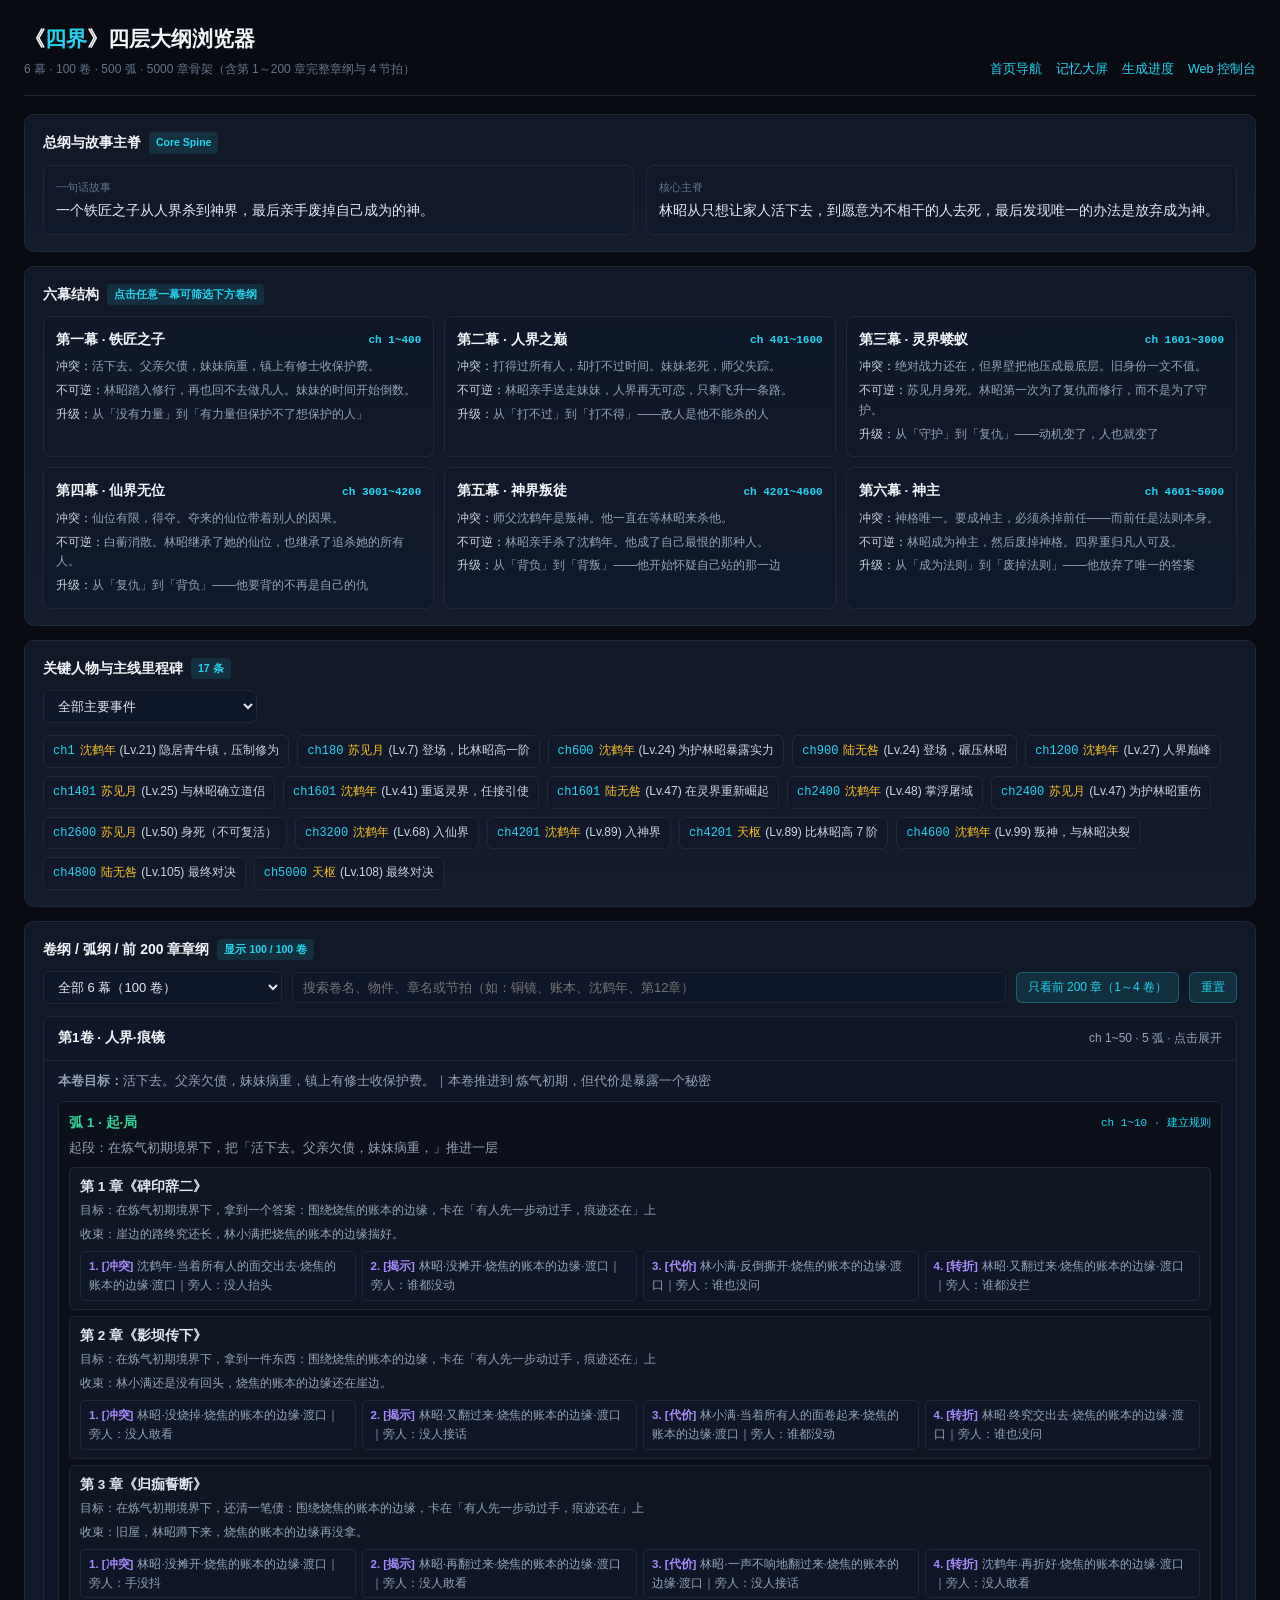
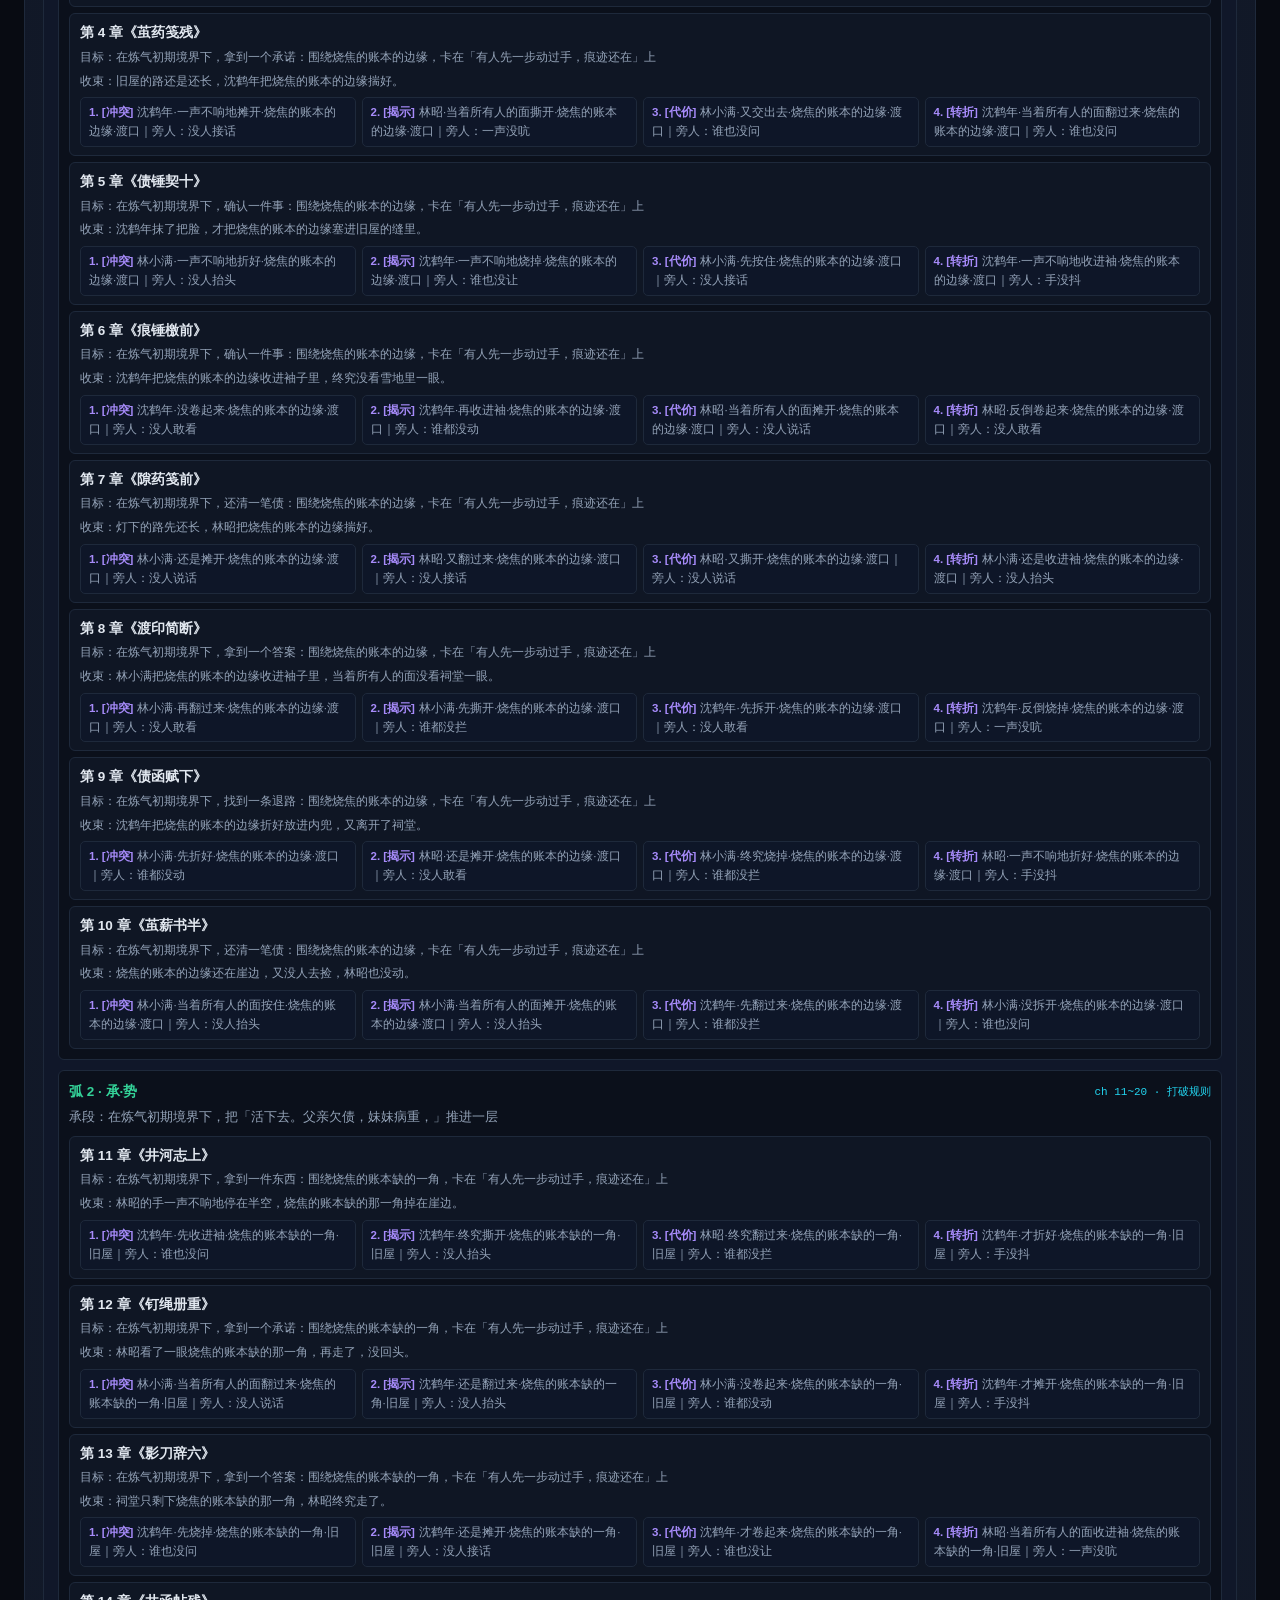
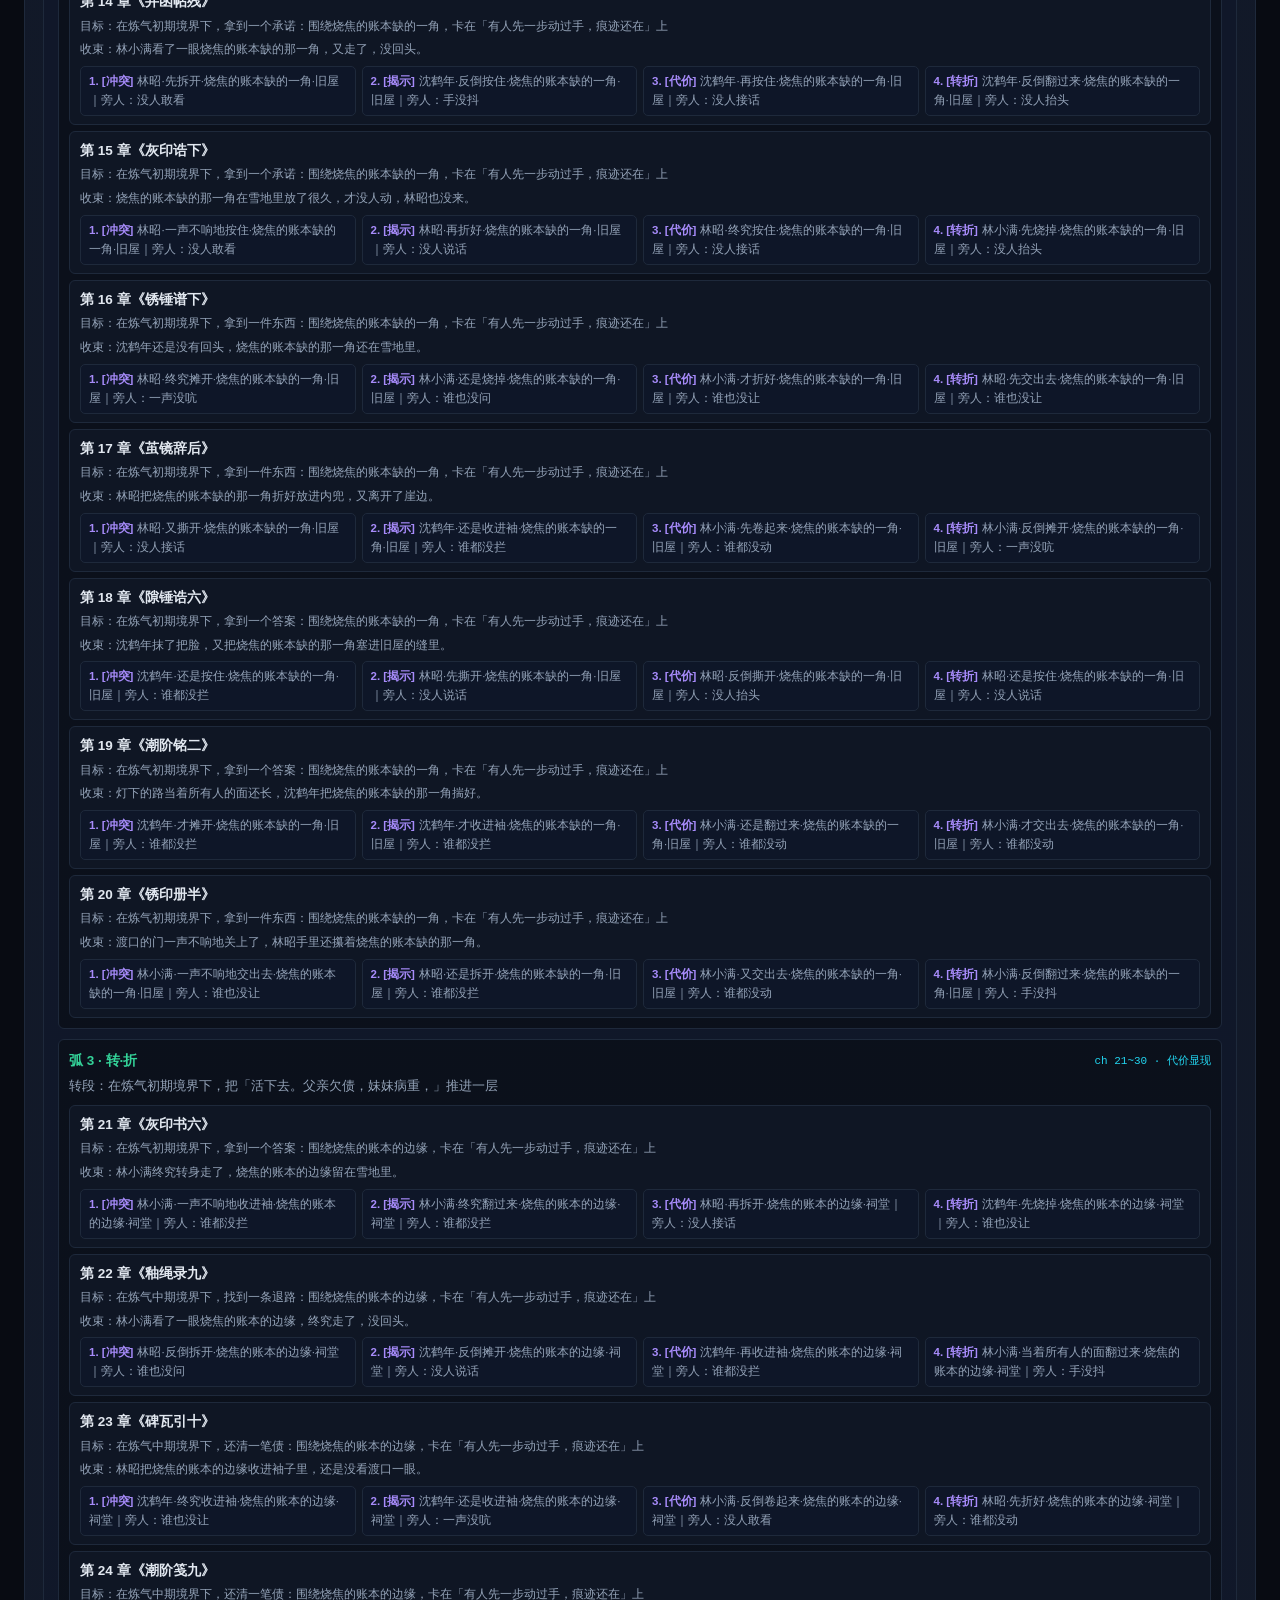
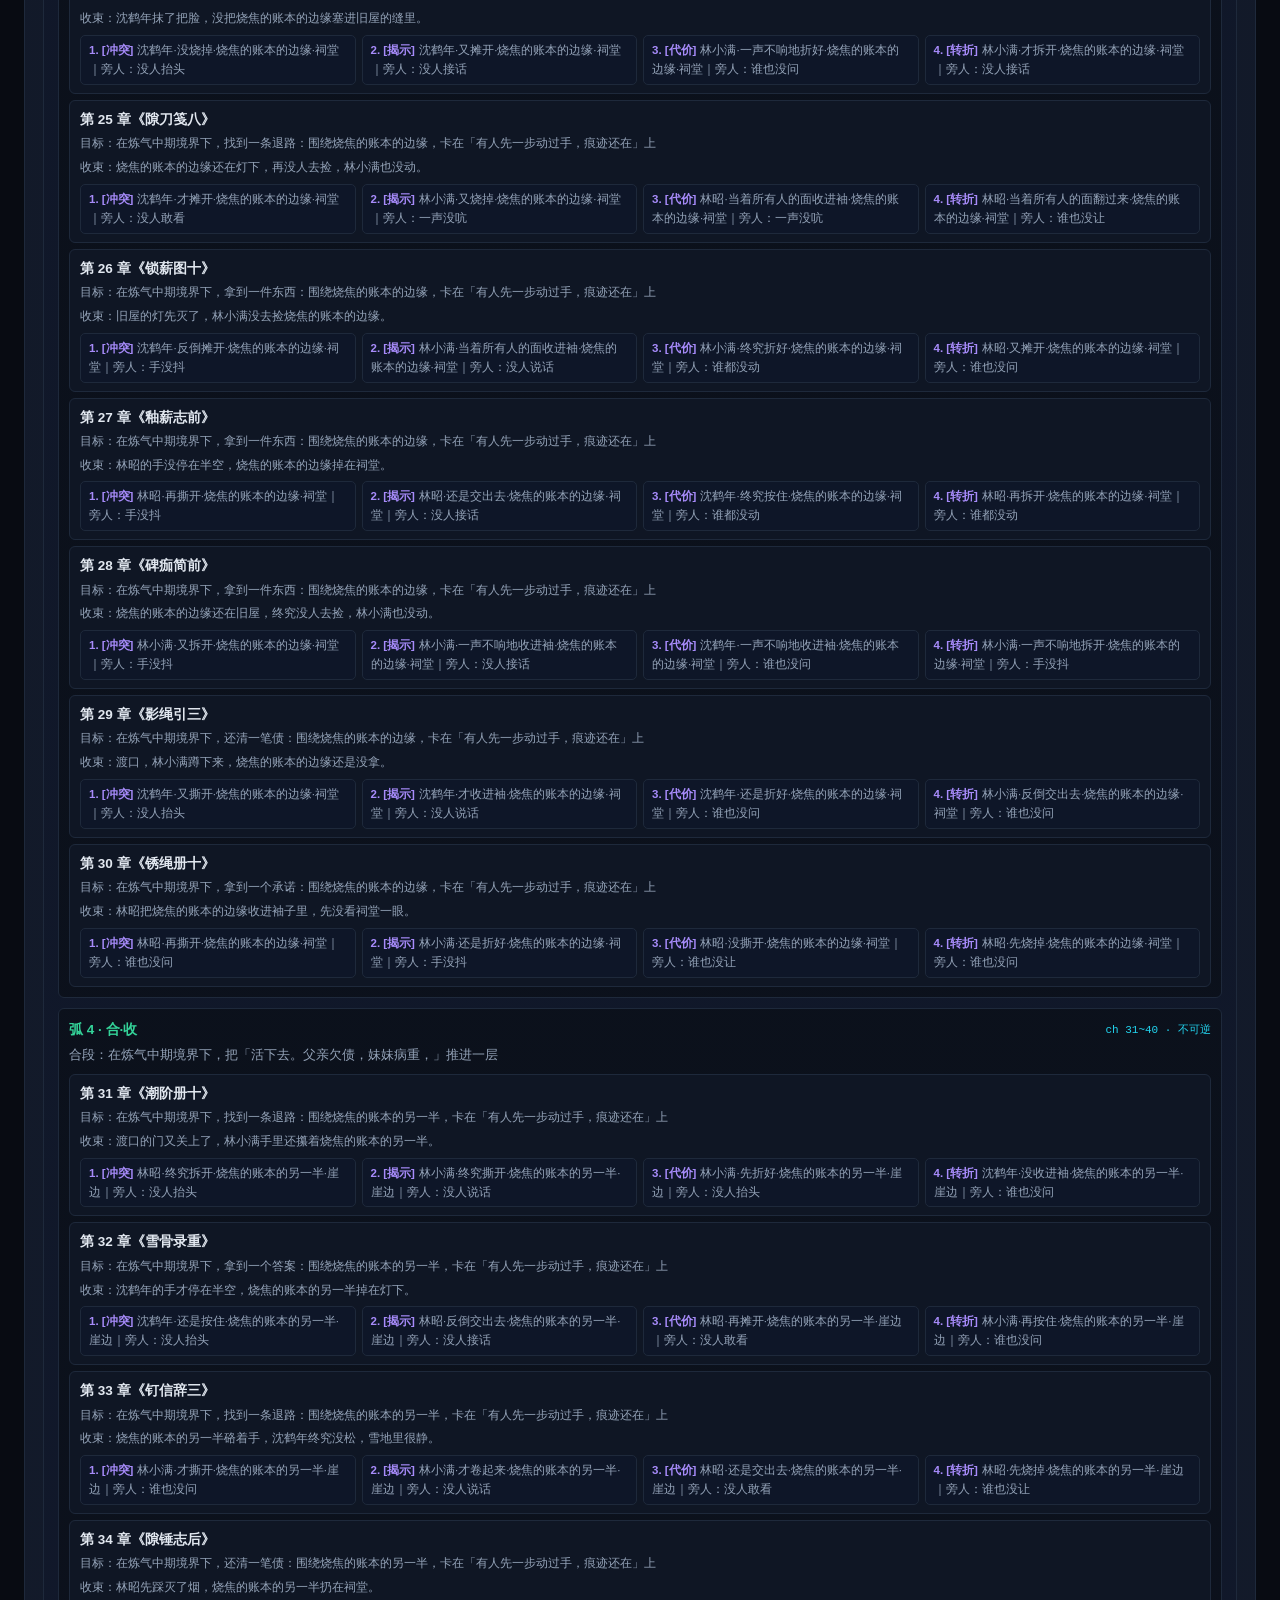
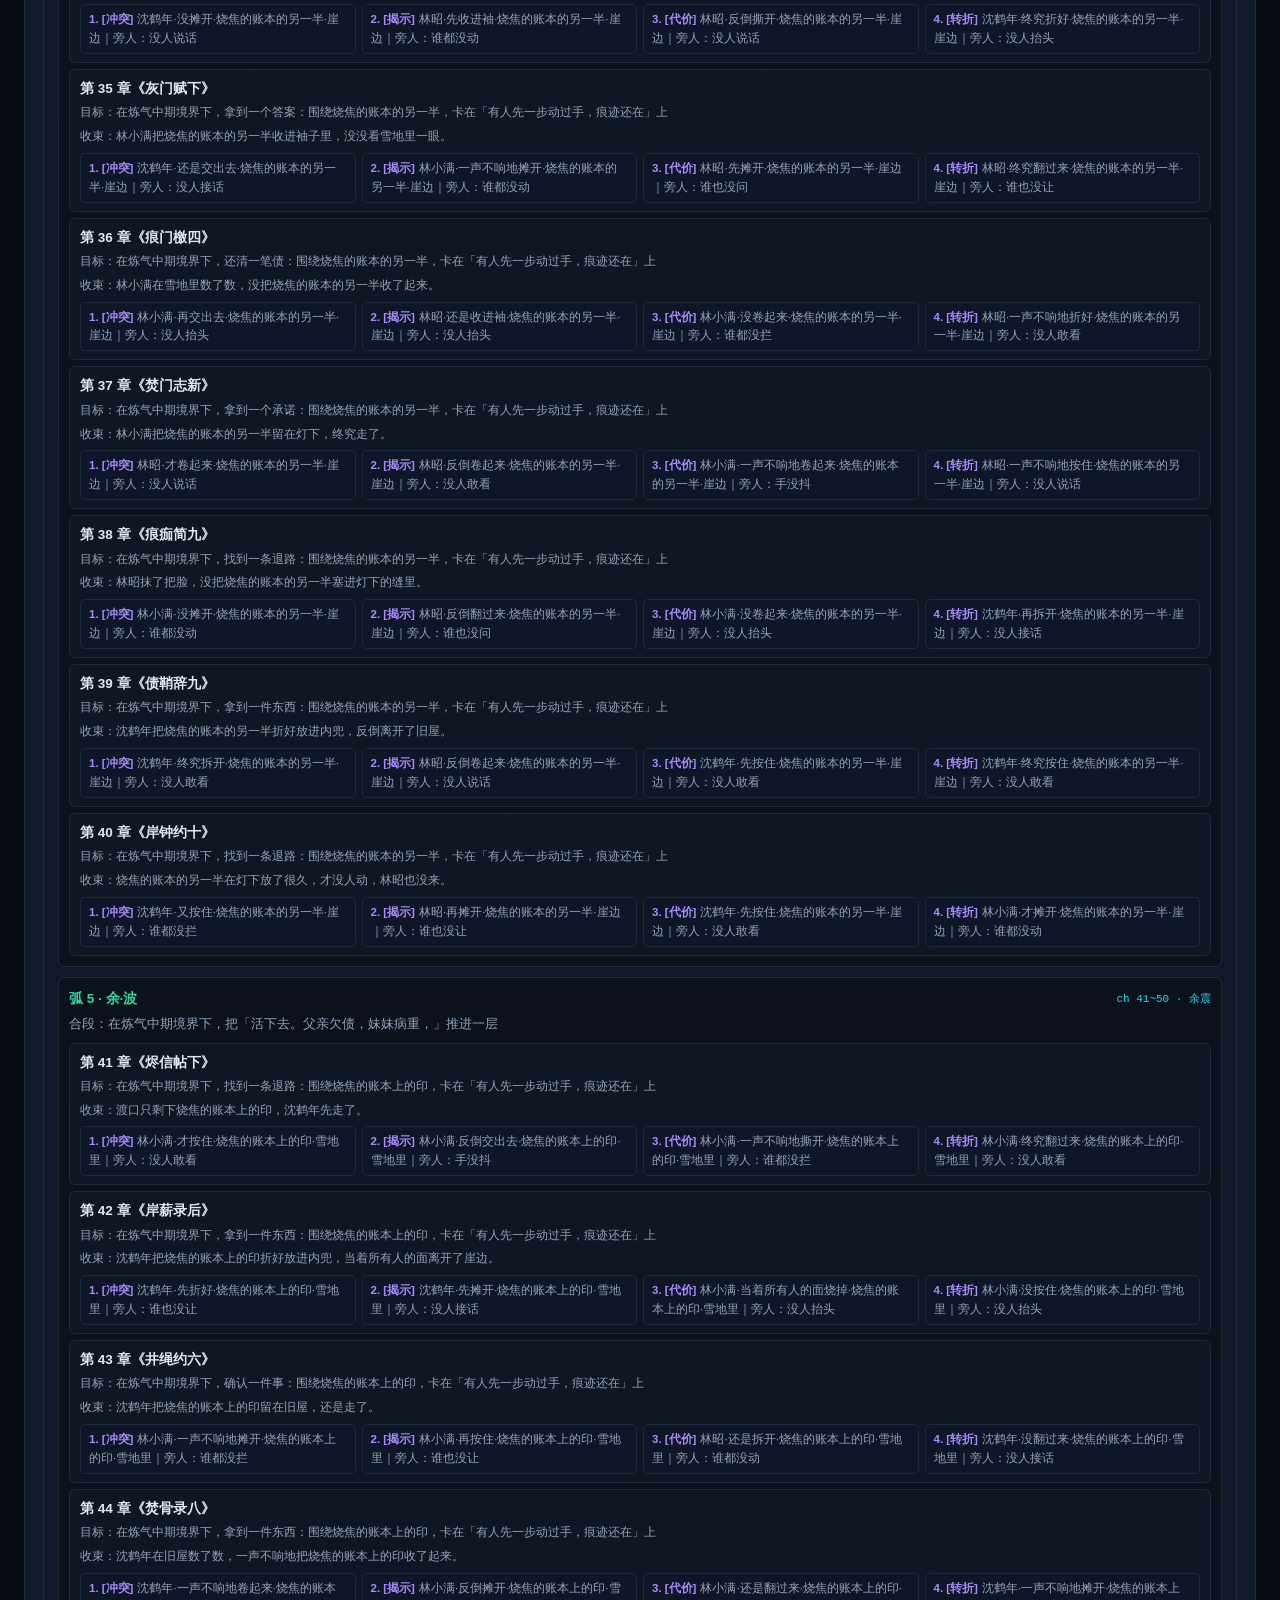
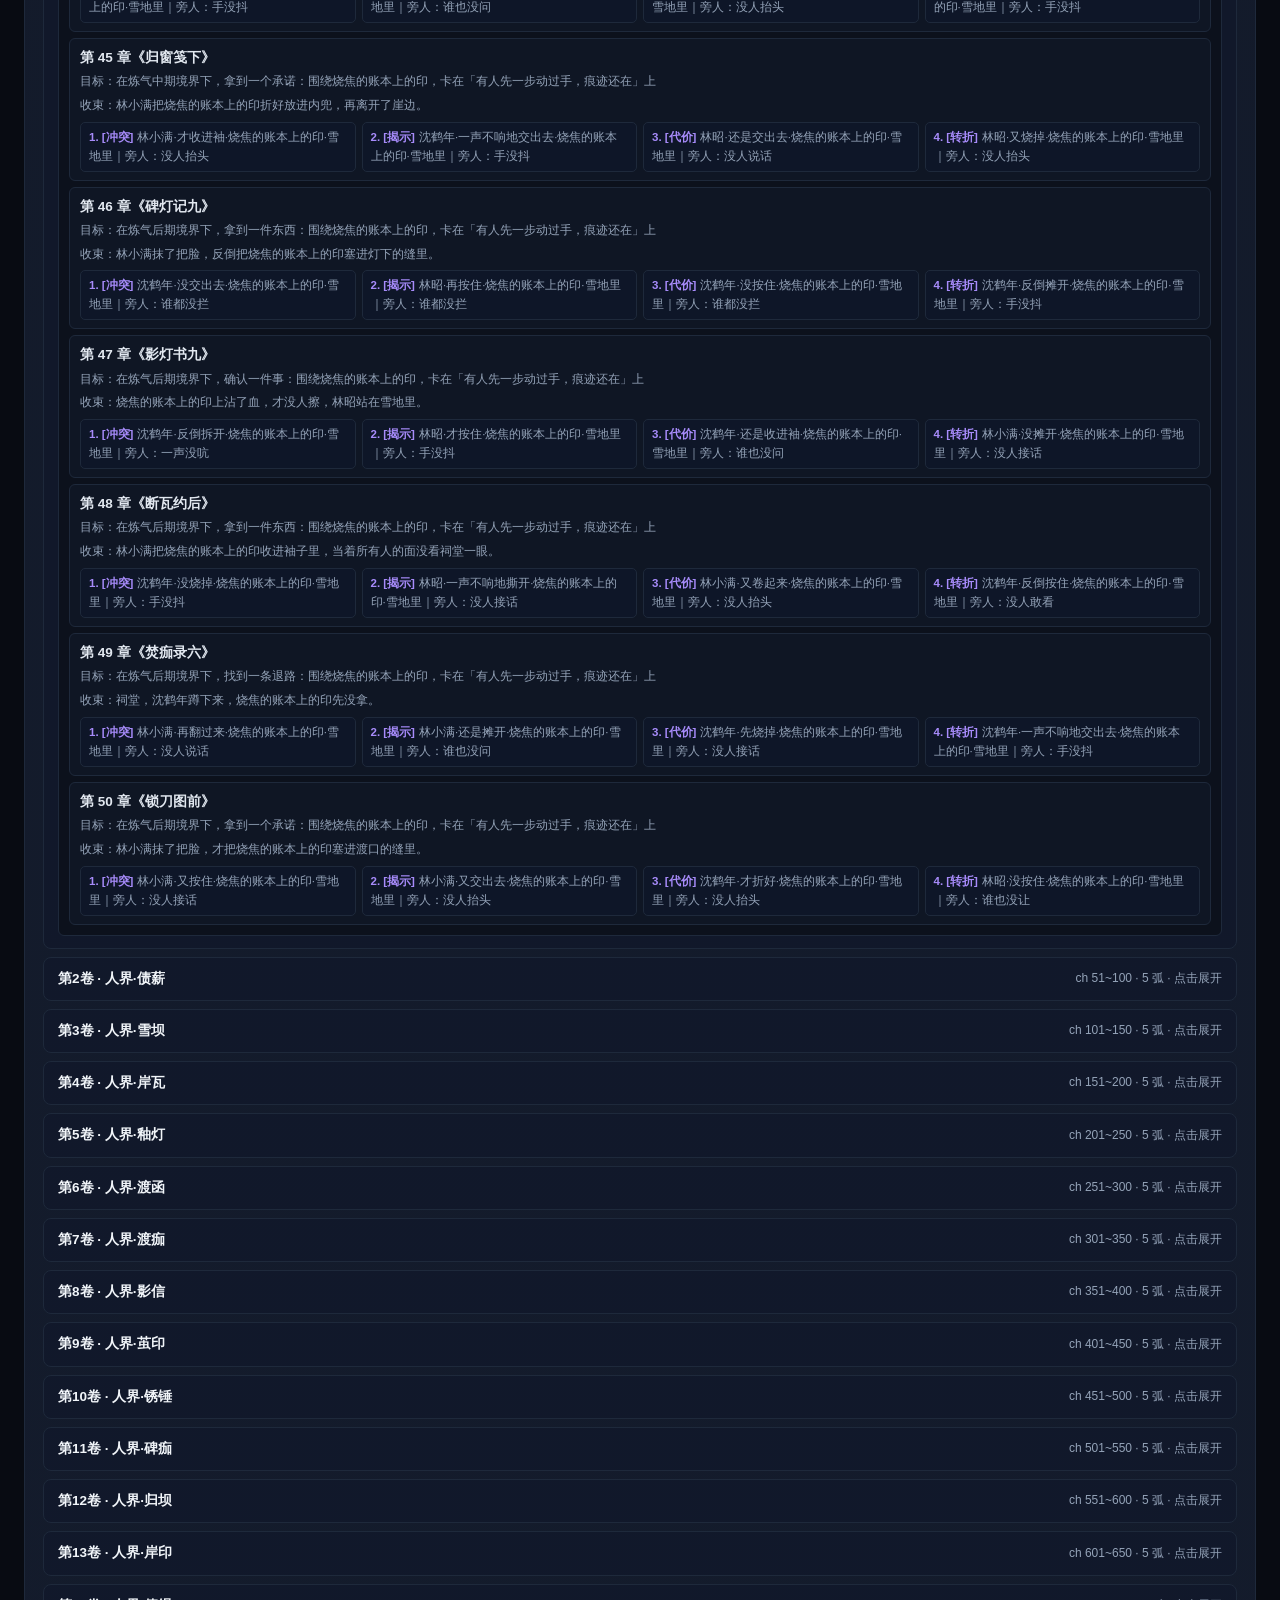
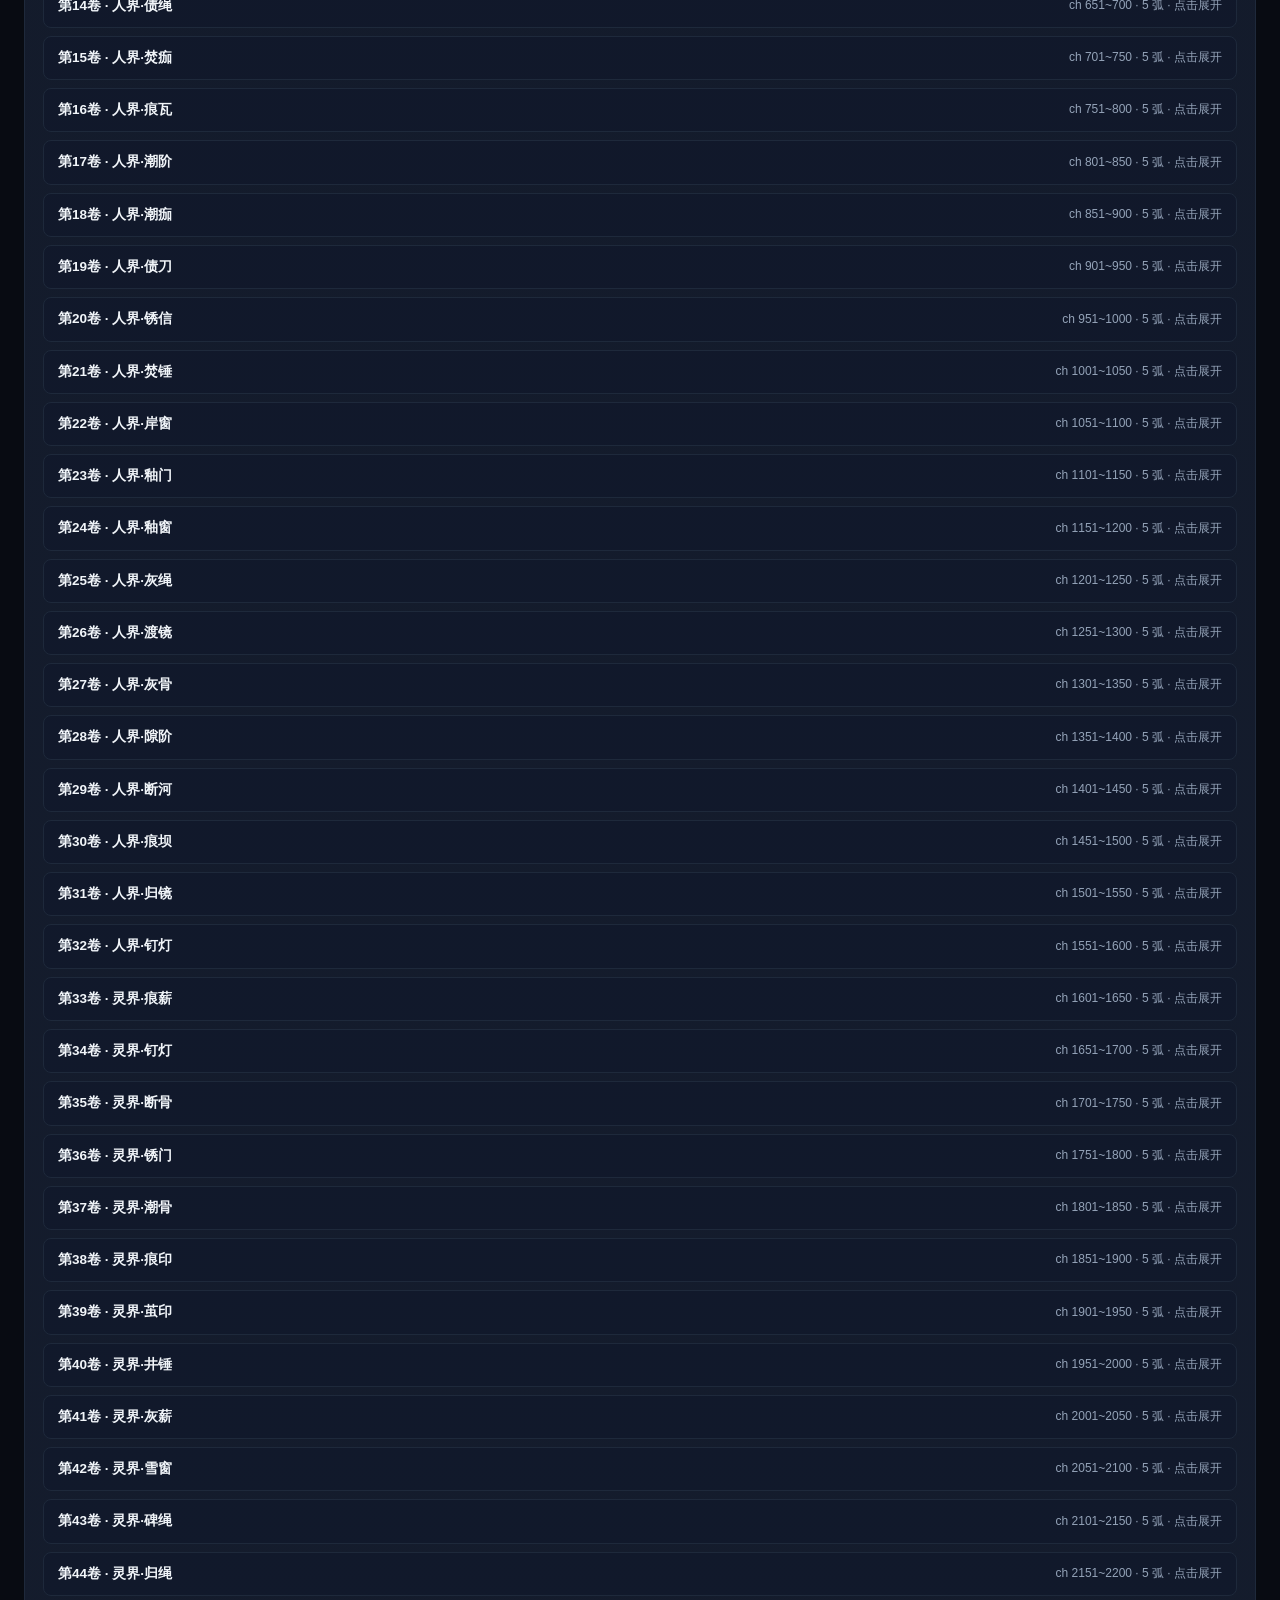
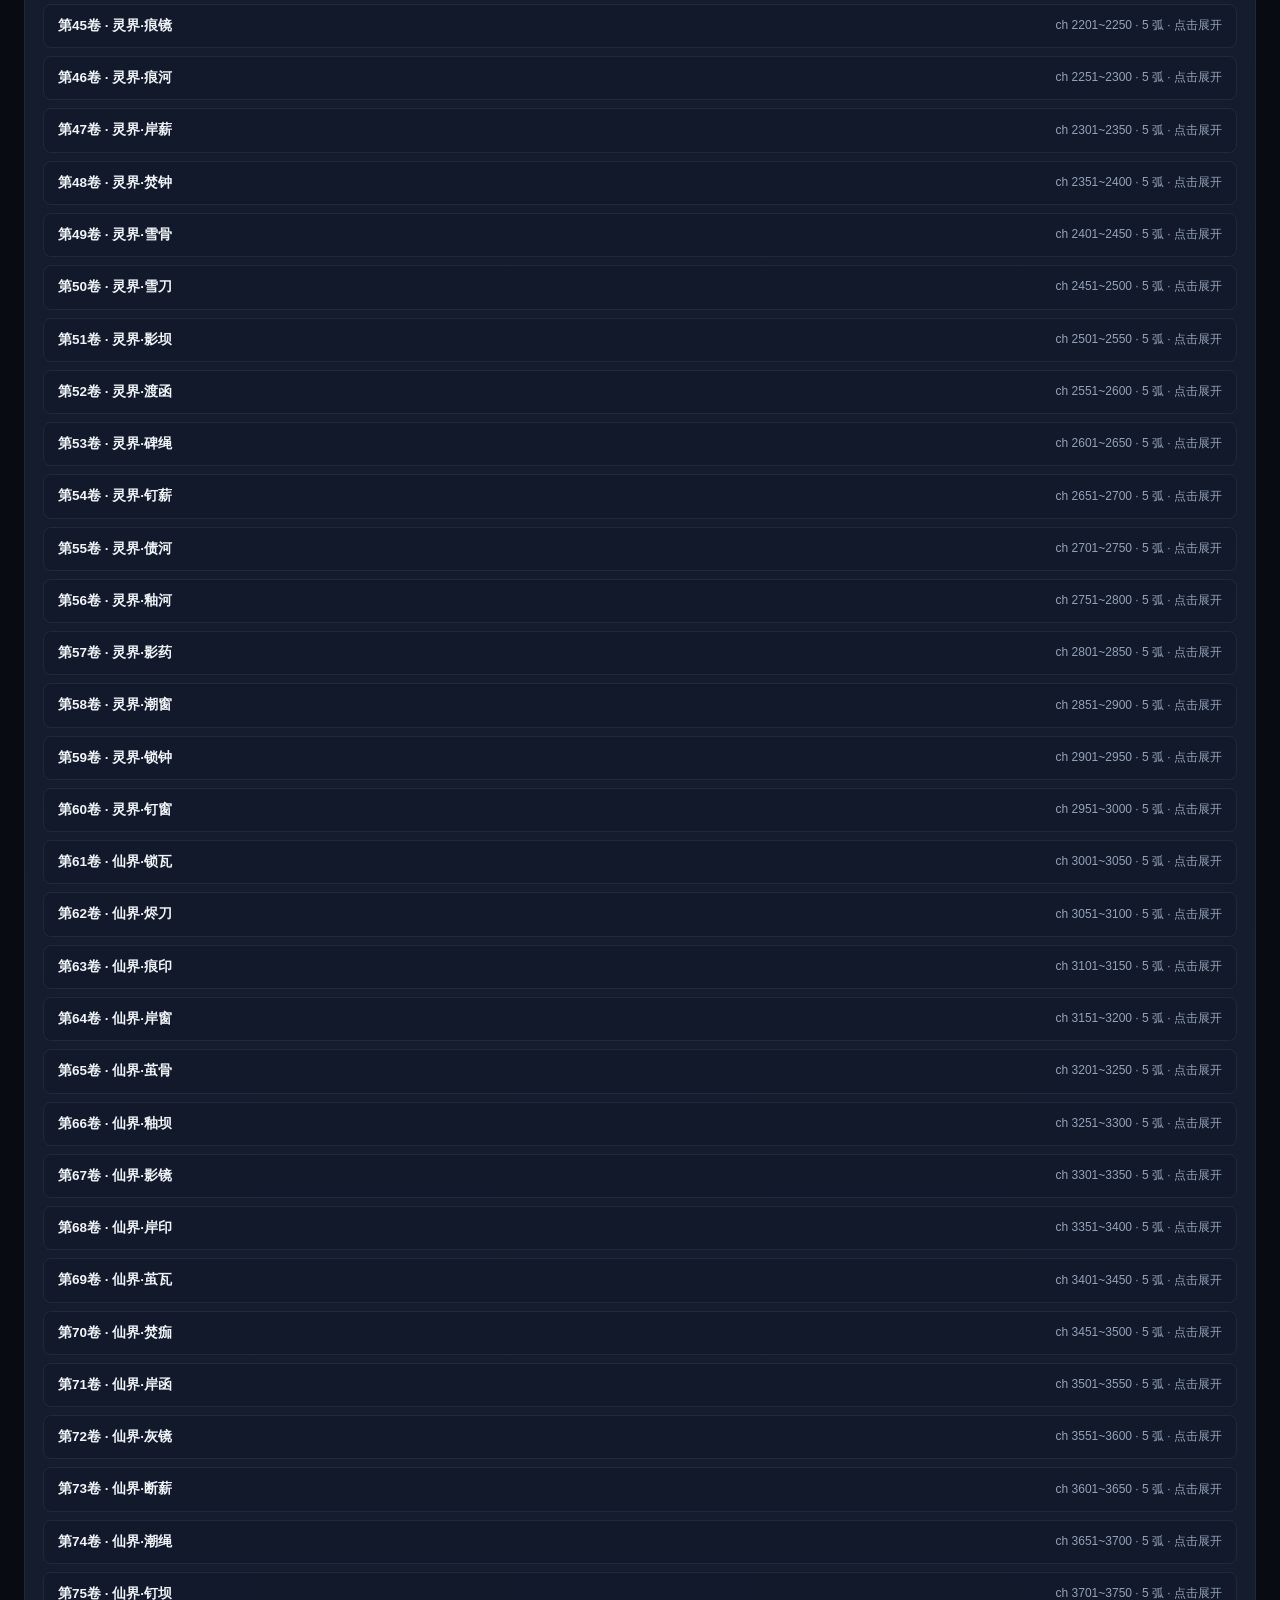
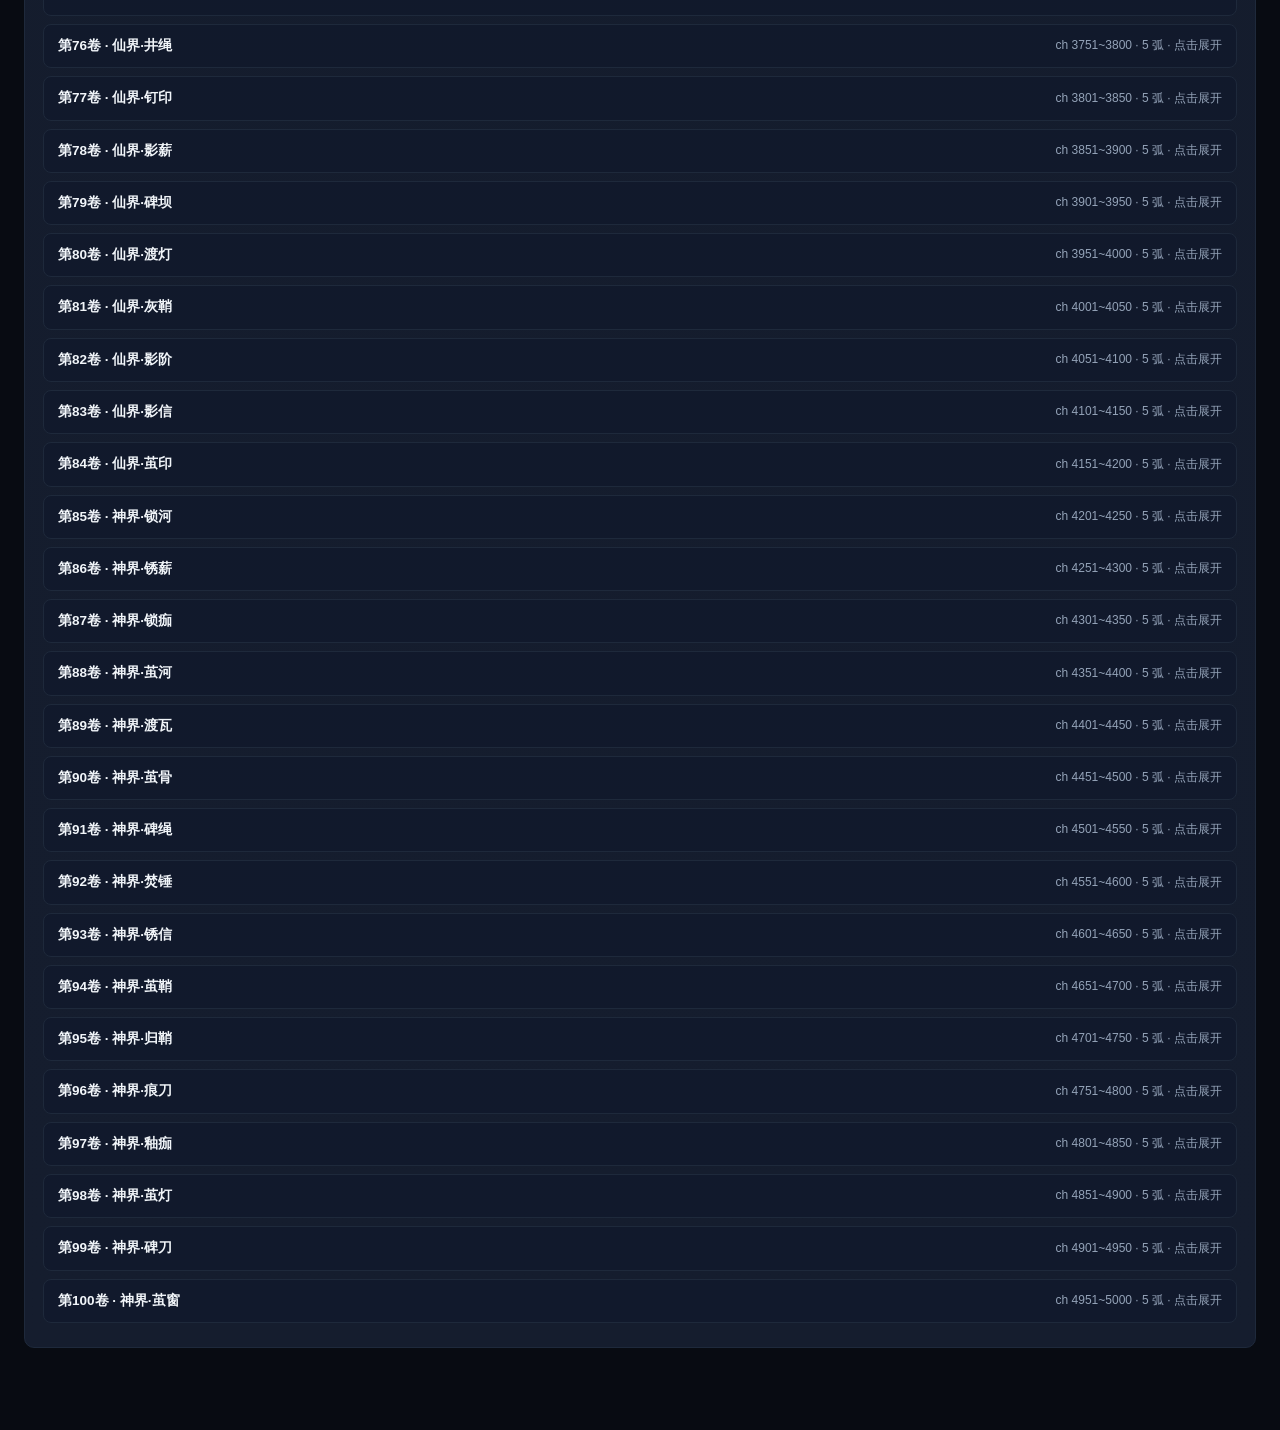
<file: outline.html>
<!doctype html>
<html lang="zh-CN">
<head>
<meta charset="utf-8">
<meta name="viewport" content="width=device-width,initial-scale=1">
<title>四界 · 5000 章四层大纲浏览器</title>
<style>
:root{
  --bg:#080b12;--panel:#111827;--panel2:#151d2e;--line:#1e293b;
  --txt:#cbd5e1;--txt2:#94a3b8;--dim:#64748b;
  --cyan:#22d3ee;--emerald:#34d399;--amber:#fbbf24;--rose:#fb7185;--violet:#a78bfa;
}
*{box-sizing:border-box;margin:0;padding:0}
body{background:var(--bg);color:var(--txt);font-family:-apple-system,"Segoe UI","Microsoft YaHei",sans-serif;font-size:13.5px;line-height:1.65}
a{color:var(--cyan);text-decoration:none}
a:hover{text-decoration:underline}
.wrap{max-width:1360px;margin:0 auto;padding:22px 24px 72px}
header{display:flex;justify-content:space-between;align-items:flex-end;gap:16px;flex-wrap:wrap;padding-bottom:16px;border-bottom:1px solid var(--line);margin-bottom:18px}
h1{font-size:21px;color:#f1f5f9}
h1 span{color:var(--cyan)}
.nav{display:flex;gap:14px;flex-wrap:wrap;font-size:12.5px}
.card{background:linear-gradient(180deg,var(--panel),var(--panel2));border:1px solid var(--line);border-radius:10px;padding:16px 18px;margin-bottom:14px}
.card h2{font-size:14px;color:#f1f5f9;margin-bottom:10px;display:flex;align-items:center;gap:8px}
.tag{font-size:10.5px;padding:2px 7px;border-radius:4px;background:rgba(34,211,238,.12);color:var(--cyan)}
.spine-box{display:grid;grid-template-columns:repeat(auto-fit,minmax(280px,1fr));gap:12px}
.kv{background:rgba(15,23,42,.65);border:1px solid var(--line);border-radius:8px;padding:12px}
.kv .k{font-size:11px;color:var(--dim);margin-bottom:4px}
.kv .v{color:#e2e8f0}
.acts{display:grid;grid-template-columns:repeat(auto-fit,minmax(320px,1fr));gap:10px}
.act{background:rgba(15,23,42,.65);border:1px solid var(--line);border-radius:8px;padding:12px;cursor:pointer;transition:border-color .15s}
.act:hover,.act.active{border-color:var(--cyan)}
.act-head{display:flex;justify-content:space-between;align-items:center;margin-bottom:6px;font-weight:600;color:#f1f5f9}
.act-range{font-size:11px;color:var(--cyan);font-family:ui-monospace,monospace}
.act-row{font-size:12px;color:var(--txt2);margin-top:4px}
.act-row b{color:#cbd5e1;font-weight:500}
.controls{display:flex;gap:10px;flex-wrap:wrap;align-items:center;margin-bottom:12px}
.input,.select{background:#0f172a;color:#e2e8f0;border:1px solid var(--line);border-radius:6px;padding:7px 10px;font-size:13px}
.input{min-width:240px;flex:1}
.btn{background:rgba(34,211,238,.12);color:var(--cyan);border:1px solid rgba(34,211,238,.3);border-radius:6px;padding:6px 11px;cursor:pointer;font-size:12px}
.btn:hover{background:rgba(34,211,238,.22)}
.ms-list{display:flex;flex-wrap:wrap;gap:8px}
.ms-chip{background:rgba(15,23,42,.75);border:1px solid var(--line);border-radius:6px;padding:5px 9px;font-size:12px}
.ms-chip .ch{color:var(--cyan);font-family:ui-monospace,monospace;margin-right:5px}
.ms-chip .who{color:var(--amber);margin-right:4px}
.vol{border:1px solid var(--line);border-radius:8px;margin-bottom:8px;background:rgba(15,23,42,.55);overflow:hidden}
.vol-head{padding:10px 14px;display:flex;justify-content:space-between;align-items:center;gap:12px;cursor:pointer;flex-wrap:wrap}
.vol-head:hover{background:rgba(30,41,59,.45)}
.vol-title{font-weight:600;color:#f1f5f9}
.vol-meta{font-size:12px;color:var(--txt2)}
.vol-body{padding:0 14px 12px;border-top:1px solid var(--line);display:none}
.vol.open .vol-body{display:block}
.arc{margin-top:10px;padding:10px;border:1px solid var(--line);border-radius:6px;background:rgba(8,11,18,.55)}
.arc-head{display:flex;justify-content:space-between;align-items:center;gap:10px;flex-wrap:wrap}
.arc-name{color:var(--emerald);font-weight:600}
.ch-list{margin-top:8px;display:grid;gap:6px}
.ch-item{border:1px solid var(--line);border-radius:6px;padding:8px 10px;background:rgba(17,24,39,.75)}
.ch-title{font-weight:600;color:#e2e8f0;margin-bottom:3px}
.ch-goal{font-size:12px;color:var(--txt2);margin-bottom:4px}
.beats{display:grid;grid-template-columns:repeat(auto-fit,minmax(230px,1fr));gap:6px;margin-top:6px}
.beat{font-size:11.5px;background:rgba(15,23,42,.85);border:1px solid var(--line);border-radius:5px;padding:5px 8px;color:var(--txt2)}
.beat .kind{color:var(--violet);font-weight:600;margin-right:4px}
</style>
</head>
<body>
<div class="wrap">
  <header>
    <div>
      <h1>《<span>四界</span>》四层大纲浏览器</h1>
      <div style="font-size:12px;color:var(--dim);margin-top:3px">6 幕 · 100 卷 · 500 弧 · 5000 章骨架（含第 1～200 章完整章纲与 4 节拍）</div>
    </div>
    <nav class="nav">
      <a href="index.html">首页导航</a>
      <a href="dashboard.html">记忆大屏</a>
      <a href="progress.html">生成进度</a>
      <a href="console/">Web 控制台</a>
    </nav>
  </header>

  <section class="card">
    <h2>总纲与故事主脊 <span class="tag">Core Spine</span></h2>
    <div class="spine-box" id="spineBox"></div>
  </section>

  <section class="card">
    <h2>六幕结构 <span class="tag">点击任意一幕可筛选下方卷纲</span></h2>
    <div class="acts" id="actsBox"></div>
  </section>

  <section class="card">
    <h2>关键人物与主线里程碑 <span class="tag" id="msCount"></span></h2>
    <div class="controls">
      <select id="whoFilter" class="select"><option value="">全部主要事件</option><option value="__all__">含全书 108 阶升级（125 条）</option></select>
    </div>
    <div class="ms-list" id="msBox"></div>
  </section>

  <section class="card">
    <h2>卷纲 / 弧纲 / 前 200 章章纲 <span class="tag" id="volCount"></span></h2>
    <div class="controls">
      <select id="actFilter" class="select"><option value="">全部 6 幕（100 卷）</option></select>
      <input id="kwInput" class="input" type="search" placeholder="搜索卷名、物件、章名或节拍（如：铜镜、账本、沈鹤年、第12章）">
      <button id="btnCh200" class="btn" type="button">只看前 200 章（1～4 卷）</button>
      <button id="btnReset" class="btn" type="button">重置</button>
    </div>
    <div id="volsBox"></div>
  </section>
</div>
<script>
const OUTLINE = {"title": "四界", "logline": "一个铁匠之子从人界杀到神界，最后亲手废掉自己成为的神。", "spine": "林昭从只想让家人活下去，到愿意为不相干的人去死，最后发现唯一的办法是放弃成为神。", "acts": [{"no": 1, "name": "第一幕 · 铁匠之子", "start": 1, "end": 400, "conflict": "活下去。父亲欠债，妹妹病重，镇上有修士收保护费。", "irreversible": "林昭踏入修行，再也回不去做凡人。妹妹的时间开始倒数。", "escalates": "从「没有力量」到「有力量但保护不了想保护的人」"}, {"no": 2, "name": "第二幕 · 人界之巅", "start": 401, "end": 1600, "conflict": "打得过所有人，却打不过时间。妹妹老死，师父失踪。", "irreversible": "林昭亲手送走妹妹，人界再无可恋，只剩飞升一条路。", "escalates": "从「打不过」到「打不得」——敌人是他不能杀的人"}, {"no": 3, "name": "第三幕 · 灵界蝼蚁", "start": 1601, "end": 3000, "conflict": "绝对战力还在，但界壁把他压成最底层。旧身份一文不值。", "irreversible": "苏见月身死。林昭第一次为了复仇而修行，而不是为了守护。", "escalates": "从「守护」到「复仇」——动机变了，人也就变了"}, {"no": 4, "name": "第四幕 · 仙界无位", "start": 3001, "end": 4200, "conflict": "仙位有限，得夺。夺来的仙位带着别人的因果。", "irreversible": "白蘅消散。林昭继承了她的仙位，也继承了追杀她的所有人。", "escalates": "从「复仇」到「背负」——他要背的不再是自己的仇"}, {"no": 5, "name": "第五幕 · 神界叛徒", "start": 4201, "end": 4600, "conflict": "师父沈鹤年是叛神。他一直在等林昭来杀他。", "irreversible": "林昭亲手杀了沈鹤年。他成了自己最恨的那种人。", "escalates": "从「背负」到「背叛」——他开始怀疑自己站的那一边"}, {"no": 6, "name": "第六幕 · 神主", "start": 4601, "end": 5000, "conflict": "神格唯一。要成神主，必须杀掉前任——而前任是法则本身。", "irreversible": "林昭成为神主，然后废掉神格。四界重归凡人可及。", "escalates": "从「成为法则」到「废掉法则」——他放弃了唯一的答案"}], "milestones": [{"chapter": 1, "who": "林昭", "event": "炼气初期", "level": 1}, {"chapter": 1, "who": "沈鹤年", "event": "隐居青牛镇，压制修为", "level": 21}, {"chapter": 22, "who": "林昭", "event": "炼气中期", "level": 2}, {"chapter": 46, "who": "林昭", "event": "炼气后期", "level": 3}, {"chapter": 72, "who": "林昭", "event": "筑基初期", "level": 4}, {"chapter": 101, "who": "林昭", "event": "筑基中期", "level": 5}, {"chapter": 133, "who": "林昭", "event": "筑基后期", "level": 6}, {"chapter": 168, "who": "林昭", "event": "金丹初期", "level": 7}, {"chapter": 180, "who": "苏见月", "event": "登场，比林昭高一阶", "level": 7}, {"chapter": 206, "who": "林昭", "event": "金丹中期", "level": 8}, {"chapter": 247, "who": "林昭", "event": "金丹后期", "level": 9}, {"chapter": 291, "who": "林昭", "event": "元婴初期", "level": 10}, {"chapter": 338, "who": "林昭", "event": "元婴中期", "level": 11}, {"chapter": 388, "who": "林昭", "event": "元婴后期", "level": 12}, {"chapter": 441, "who": "林昭", "event": "化神初期", "level": 13}, {"chapter": 497, "who": "林昭", "event": "化神中期", "level": 14}, {"chapter": 556, "who": "林昭", "event": "化神后期", "level": 15}, {"chapter": 600, "who": "沈鹤年", "event": "为护林昭暴露实力", "level": 24}, {"chapter": 618, "who": "林昭", "event": "炼虚初期", "level": 16}, {"chapter": 683, "who": "林昭", "event": "炼虚中期", "level": 17}, {"chapter": 751, "who": "林昭", "event": "炼虚后期", "level": 18}, {"chapter": 822, "who": "林昭", "event": "合体初期", "level": 19}, {"chapter": 896, "who": "林昭", "event": "合体中期", "level": 20}, {"chapter": 900, "who": "陆无咎", "event": "登场，碾压林昭", "level": 24}, {"chapter": 973, "who": "林昭", "event": "合体后期", "level": 21}, {"chapter": 1053, "who": "林昭", "event": "大乘初期", "level": 22}, {"chapter": 1136, "who": "林昭", "event": "大乘中期", "level": 23}, {"chapter": 1200, "who": "沈鹤年", "event": "人界巅峰", "level": 27}, {"chapter": 1223, "who": "林昭", "event": "大乘后期", "level": 24}, {"chapter": 1313, "who": "林昭", "event": "渡劫初期", "level": 25}, {"chapter": 1401, "who": "苏见月", "event": "与林昭确立道侣", "level": 25}, {"chapter": 1406, "who": "林昭", "event": "渡劫中期", "level": 26}, {"chapter": 1502, "who": "林昭", "event": "渡劫后期", "level": 27}, {"chapter": 1601, "who": "林昭", "event": "灵徒初期", "level": 28}, {"chapter": 1601, "who": "沈鹤年", "event": "重返灵界，任接引使", "level": 41}, {"chapter": 1601, "who": "陆无咎", "event": "在灵界重新崛起", "level": 47}, {"chapter": 1619, "who": "林昭", "event": "灵徒中期", "level": 29}, {"chapter": 1640, "who": "林昭", "event": "灵徒后期", "level": 30}, {"chapter": 1663, "who": "林昭", "event": "灵师初期", "level": 31}, {"chapter": 1689, "who": "林昭", "event": "灵师中期", "level": 32}, {"chapter": 1717, "who": "林昭", "event": "灵师后期", "level": 33}, {"chapter": 1748, "who": "林昭", "event": "灵王初期", "level": 34}, {"chapter": 1782, "who": "林昭", "event": "灵王中期", "level": 35}, {"chapter": 1818, "who": "林昭", "event": "灵王后期", "level": 36}, {"chapter": 1857, "who": "林昭", "event": "灵皇初期", "level": 37}, {"chapter": 1898, "who": "林昭", "event": "灵皇中期", "level": 38}, {"chapter": 1942, "who": "林昭", "event": "灵皇后期", "level": 39}, {"chapter": 1989, "who": "林昭", "event": "灵尊初期", "level": 40}, {"chapter": 2038, "who": "林昭", "event": "灵尊中期", "level": 41}, {"chapter": 2090, "who": "林昭", "event": "灵尊后期", "level": 42}, {"chapter": 2144, "who": "林昭", "event": "灵圣初期", "level": 43}, {"chapter": 2201, "who": "林昭", "event": "灵圣中期", "level": 44}, {"chapter": 2261, "who": "林昭", "event": "灵圣后期", "level": 45}, {"chapter": 2323, "who": "林昭", "event": "灵帝初期", "level": 46}, {"chapter": 2388, "who": "林昭", "event": "灵帝中期", "level": 47}, {"chapter": 2400, "who": "沈鹤年", "event": "掌浮屠域", "level": 48}, {"chapter": 2400, "who": "苏见月", "event": "为护林昭重伤", "level": 47}, {"chapter": 2455, "who": "林昭", "event": "灵帝后期", "level": 48}, {"chapter": 2525, "who": "林昭", "event": "灵祖初期", "level": 49}, {"chapter": 2598, "who": "林昭", "event": "灵祖中期", "level": 50}, {"chapter": 2600, "who": "苏见月", "event": "身死（不可复活）", "level": 50}, {"chapter": 2673, "who": "林昭", "event": "灵祖后期", "level": 51}, {"chapter": 2751, "who": "林昭", "event": "灵源初期", "level": 52}, {"chapter": 2832, "who": "林昭", "event": "灵源中期", "level": 53}, {"chapter": 2915, "who": "林昭", "event": "灵源后期", "level": 54}, {"chapter": 3001, "who": "林昭", "event": "散仙初期", "level": 55}, {"chapter": 3016, "who": "林昭", "event": "散仙中期", "level": 56}, {"chapter": 3034, "who": "林昭", "event": "散仙后期", "level": 57}, {"chapter": 3054, "who": "林昭", "event": "真仙初期", "level": 58}, {"chapter": 3076, "who": "林昭", "event": "真仙中期", "level": 59}, {"chapter": 3100, "who": "林昭", "event": "真仙后期", "level": 60}, {"chapter": 3127, "who": "林昭", "event": "玄仙初期", "level": 61}, {"chapter": 3156, "who": "林昭", "event": "玄仙中期", "level": 62}, {"chapter": 3187, "who": "林昭", "event": "玄仙后期", "level": 63}, {"chapter": 3200, "who": "沈鹤年", "event": "入仙界", "level": 68}, {"chapter": 3220, "who": "林昭", "event": "金仙初期", "level": 64}, {"chapter": 3256, "who": "林昭", "event": "金仙中期", "level": 65}, {"chapter": 3294, "who": "林昭", "event": "金仙后期", "level": 66}, {"chapter": 3334, "who": "林昭", "event": "太乙初期", "level": 67}, {"chapter": 3376, "who": "林昭", "event": "太乙中期", "level": 68}, {"chapter": 3420, "who": "林昭", "event": "太乙后期", "level": 69}, {"chapter": 3467, "who": "林昭", "event": "大罗初期", "level": 70}, {"chapter": 3516, "who": "林昭", "event": "大罗中期", "level": 71}, {"chapter": 3567, "who": "林昭", "event": "大罗后期", "level": 72}, {"chapter": 3620, "who": "林昭", "event": "混元初期", "level": 73}, {"chapter": 3676, "who": "林昭", "event": "混元中期", "level": 74}, {"chapter": 3734, "who": "林昭", "event": "混元后期", "level": 75}, {"chapter": 3794, "who": "林昭", "event": "准圣初期", "level": 76}, {"chapter": 3856, "who": "林昭", "event": "准圣中期", "level": 77}, {"chapter": 3921, "who": "林昭", "event": "准圣后期", "level": 78}, {"chapter": 3988, "who": "林昭", "event": "天道初期", "level": 79}, {"chapter": 4057, "who": "林昭", "event": "天道中期", "level": 80}, {"chapter": 4128, "who": "林昭", "event": "天道后期", "level": 81}, {"chapter": 4201, "who": "林昭", "event": "神人初期", "level": 82}, {"chapter": 4201, "who": "沈鹤年", "event": "入神界", "level": 89}, {"chapter": 4201, "who": "天枢", "event": "比林昭高 7 阶", "level": 89}, {"chapter": 4211, "who": "林昭", "event": "神人中期", "level": 83}, {"chapter": 4223, "who": "林昭", "event": "神人后期", "level": 84}, {"chapter": 4236, "who": "林昭", "event": "神使初期", "level": 85}, {"chapter": 4251, "who": "林昭", "event": "神使中期", "level": 86}, {"chapter": 4267, "who": "林昭", "event": "神使后期", "level": 87}, {"chapter": 4285, "who": "林昭", "event": "神将初期", "level": 88}, {"chapter": 4304, "who": "林昭", "event": "神将中期", "level": 89}, {"chapter": 4325, "who": "林昭", "event": "神将后期", "level": 90}, {"chapter": 4347, "who": "林昭", "event": "神君初期", "level": 91}, {"chapter": 4371, "who": "林昭", "event": "神君中期", "level": 92}, {"chapter": 4396, "who": "林昭", "event": "神君后期", "level": 93}, {"chapter": 4423, "who": "林昭", "event": "神王初期", "level": 94}, {"chapter": 4451, "who": "林昭", "event": "神王中期", "level": 95}, {"chapter": 4481, "who": "林昭", "event": "神王后期", "level": 96}, {"chapter": 4512, "who": "林昭", "event": "神皇初期", "level": 97}, {"chapter": 4545, "who": "林昭", "event": "神皇中期", "level": 98}, {"chapter": 4579, "who": "林昭", "event": "神皇后期", "level": 99}, {"chapter": 4600, "who": "沈鹤年", "event": "叛神，与林昭决裂", "level": 99}, {"chapter": 4615, "who": "林昭", "event": "神帝初期", "level": 100}, {"chapter": 4652, "who": "林昭", "event": "神帝中期", "level": 101}, {"chapter": 4691, "who": "林昭", "event": "神帝后期", "level": 102}, {"chapter": 4731, "who": "林昭", "event": "神尊初期", "level": 103}, {"chapter": 4773, "who": "林昭", "event": "神尊中期", "level": 104}, {"chapter": 4800, "who": "陆无咎", "event": "最终对决", "level": 105}, {"chapter": 4816, "who": "林昭", "event": "神尊后期", "level": 105}, {"chapter": 4861, "who": "林昭", "event": "神主初期", "level": 106}, {"chapter": 4907, "who": "林昭", "event": "神主中期", "level": 107}, {"chapter": 4953, "who": "林昭", "event": "神主后期", "level": 108}, {"chapter": 5000, "who": "天枢", "event": "最终对决", "level": 108}], "volumes": [{"no": 1, "act": 1, "name": "第1卷 · 人界·痕镜", "start": 1, "end": 50, "goal": "活下去。父亲欠债，妹妹病重，镇上有修士收保护费。｜本卷推进到 炼气初期，但代价是暴露一个秘密", "escalates": "从「没有力量」到「有力量但保护不了想保护的人」｜第1卷把这一层的代价推到极限", "arcs": [{"no": 1, "name": "起·局", "start": 1, "end": 10, "goal": "起段：在炼气初期境界下，把「活下去。父亲欠债，妹妹病重，」推进一层", "escalates": "建立规则", "chapters": [{"no": 1, "title": "碑印辞二", "goal": "在炼气初期境界下，拿到一个答案：围绕烧焦的账本的边缘，卡在「有人先一步动过手，痕迹还在」上", "ends_with": "崖边的路终究还长，林小满把烧焦的账本的边缘揣好。", "beats": [{"kind": "冲突", "spec": "沈鹤年·当着所有人的面交出去·烧焦的账本的边缘·渡口｜旁人：没人抬头"}, {"kind": "揭示", "spec": "林昭·没摊开·烧焦的账本的边缘·渡口｜旁人：谁都没动"}, {"kind": "代价", "spec": "林小满·反倒撕开·烧焦的账本的边缘·渡口｜旁人：谁也没问"}, {"kind": "转折", "spec": "林昭·又翻过来·烧焦的账本的边缘·渡口｜旁人：谁都没拦"}]}, {"no": 2, "title": "影坝传下", "goal": "在炼气初期境界下，拿到一件东西：围绕烧焦的账本的边缘，卡在「有人先一步动过手，痕迹还在」上", "ends_with": "林小满还是没有回头，烧焦的账本的边缘还在崖边。", "beats": [{"kind": "冲突", "spec": "林昭·没烧掉·烧焦的账本的边缘·渡口｜旁人：没人敢看"}, {"kind": "揭示", "spec": "林昭·又翻过来·烧焦的账本的边缘·渡口｜旁人：没人接话"}, {"kind": "代价", "spec": "林小满·当着所有人的面卷起来·烧焦的账本的边缘·渡口｜旁人：谁都没动"}, {"kind": "转折", "spec": "林昭·终究交出去·烧焦的账本的边缘·渡口｜旁人：谁也没问"}]}, {"no": 3, "title": "归痂誓断", "goal": "在炼气初期境界下，还清一笔债：围绕烧焦的账本的边缘，卡在「有人先一步动过手，痕迹还在」上", "ends_with": "旧屋，林昭蹲下来，烧焦的账本的边缘再没拿。", "beats": [{"kind": "冲突", "spec": "林昭·没摊开·烧焦的账本的边缘·渡口｜旁人：手没抖"}, {"kind": "揭示", "spec": "林昭·再翻过来·烧焦的账本的边缘·渡口｜旁人：没人敢看"}, {"kind": "代价", "spec": "林昭·一声不响地翻过来·烧焦的账本的边缘·渡口｜旁人：没人接话"}, {"kind": "转折", "spec": "沈鹤年·再折好·烧焦的账本的边缘·渡口｜旁人：没人敢看"}]}, {"no": 4, "title": "茧药笺残", "goal": "在炼气初期境界下，拿到一个承诺：围绕烧焦的账本的边缘，卡在「有人先一步动过手，痕迹还在」上", "ends_with": "旧屋的路还是还长，沈鹤年把烧焦的账本的边缘揣好。", "beats": [{"kind": "冲突", "spec": "沈鹤年·一声不响地摊开·烧焦的账本的边缘·渡口｜旁人：没人接话"}, {"kind": "揭示", "spec": "林昭·当着所有人的面撕开·烧焦的账本的边缘·渡口｜旁人：一声没吭"}, {"kind": "代价", "spec": "林小满·又交出去·烧焦的账本的边缘·渡口｜旁人：谁也没问"}, {"kind": "转折", "spec": "沈鹤年·当着所有人的面翻过来·烧焦的账本的边缘·渡口｜旁人：谁也没问"}]}, {"no": 5, "title": "债锤契十", "goal": "在炼气初期境界下，确认一件事：围绕烧焦的账本的边缘，卡在「有人先一步动过手，痕迹还在」上", "ends_with": "沈鹤年抹了把脸，才把烧焦的账本的边缘塞进旧屋的缝里。", "beats": [{"kind": "冲突", "spec": "林小满·一声不响地折好·烧焦的账本的边缘·渡口｜旁人：没人抬头"}, {"kind": "揭示", "spec": "沈鹤年·一声不响地烧掉·烧焦的账本的边缘·渡口｜旁人：谁也没让"}, {"kind": "代价", "spec": "林小满·先按住·烧焦的账本的边缘·渡口｜旁人：没人接话"}, {"kind": "转折", "spec": "沈鹤年·一声不响地收进袖·烧焦的账本的边缘·渡口｜旁人：手没抖"}]}, {"no": 6, "title": "痕锤檄前", "goal": "在炼气初期境界下，确认一件事：围绕烧焦的账本的边缘，卡在「有人先一步动过手，痕迹还在」上", "ends_with": "沈鹤年把烧焦的账本的边缘收进袖子里，终究没看雪地里一眼。", "beats": [{"kind": "冲突", "spec": "沈鹤年·没卷起来·烧焦的账本的边缘·渡口｜旁人：没人敢看"}, {"kind": "揭示", "spec": "沈鹤年·再收进袖·烧焦的账本的边缘·渡口｜旁人：谁都没动"}, {"kind": "代价", "spec": "林昭·当着所有人的面摊开·烧焦的账本的边缘·渡口｜旁人：没人说话"}, {"kind": "转折", "spec": "林昭·反倒卷起来·烧焦的账本的边缘·渡口｜旁人：没人敢看"}]}, {"no": 7, "title": "隙药笺前", "goal": "在炼气初期境界下，还清一笔债：围绕烧焦的账本的边缘，卡在「有人先一步动过手，痕迹还在」上", "ends_with": "灯下的路先还长，林昭把烧焦的账本的边缘揣好。", "beats": [{"kind": "冲突", "spec": "林小满·还是摊开·烧焦的账本的边缘·渡口｜旁人：没人说话"}, {"kind": "揭示", "spec": "林昭·又翻过来·烧焦的账本的边缘·渡口｜旁人：没人接话"}, {"kind": "代价", "spec": "林昭·又撕开·烧焦的账本的边缘·渡口｜旁人：没人说话"}, {"kind": "转折", "spec": "林小满·还是收进袖·烧焦的账本的边缘·渡口｜旁人：没人抬头"}]}, {"no": 8, "title": "渡印简断", "goal": "在炼气初期境界下，拿到一个答案：围绕烧焦的账本的边缘，卡在「有人先一步动过手，痕迹还在」上", "ends_with": "林小满把烧焦的账本的边缘收进袖子里，当着所有人的面没看祠堂一眼。", "beats": [{"kind": "冲突", "spec": "林小满·再翻过来·烧焦的账本的边缘·渡口｜旁人：没人敢看"}, {"kind": "揭示", "spec": "林小满·先撕开·烧焦的账本的边缘·渡口｜旁人：谁都没拦"}, {"kind": "代价", "spec": "沈鹤年·先拆开·烧焦的账本的边缘·渡口｜旁人：没人敢看"}, {"kind": "转折", "spec": "沈鹤年·反倒烧掉·烧焦的账本的边缘·渡口｜旁人：一声没吭"}]}, {"no": 9, "title": "债函赋下", "goal": "在炼气初期境界下，找到一条退路：围绕烧焦的账本的边缘，卡在「有人先一步动过手，痕迹还在」上", "ends_with": "沈鹤年把烧焦的账本的边缘折好放进内兜，又离开了祠堂。", "beats": [{"kind": "冲突", "spec": "林小满·先折好·烧焦的账本的边缘·渡口｜旁人：谁都没动"}, {"kind": "揭示", "spec": "林昭·还是摊开·烧焦的账本的边缘·渡口｜旁人：没人敢看"}, {"kind": "代价", "spec": "林小满·终究烧掉·烧焦的账本的边缘·渡口｜旁人：谁都没拦"}, {"kind": "转折", "spec": "林昭·一声不响地折好·烧焦的账本的边缘·渡口｜旁人：手没抖"}]}, {"no": 10, "title": "茧薪书半", "goal": "在炼气初期境界下，还清一笔债：围绕烧焦的账本的边缘，卡在「有人先一步动过手，痕迹还在」上", "ends_with": "烧焦的账本的边缘还在崖边，又没人去捡，林昭也没动。", "beats": [{"kind": "冲突", "spec": "林小满·当着所有人的面按住·烧焦的账本的边缘·渡口｜旁人：没人抬头"}, {"kind": "揭示", "spec": "林小满·当着所有人的面摊开·烧焦的账本的边缘·渡口｜旁人：没人抬头"}, {"kind": "代价", "spec": "沈鹤年·先翻过来·烧焦的账本的边缘·渡口｜旁人：谁都没拦"}, {"kind": "转折", "spec": "林小满·没拆开·烧焦的账本的边缘·渡口｜旁人：谁也没问"}]}]}, {"no": 2, "name": "承·势", "start": 11, "end": 20, "goal": "承段：在炼气初期境界下，把「活下去。父亲欠债，妹妹病重，」推进一层", "escalates": "打破规则", "chapters": [{"no": 11, "title": "井河志上", "goal": "在炼气初期境界下，拿到一件东西：围绕烧焦的账本缺的一角，卡在「有人先一步动过手，痕迹还在」上", "ends_with": "林昭的手一声不响地停在半空，烧焦的账本缺的那一角掉在崖边。", "beats": [{"kind": "冲突", "spec": "沈鹤年·先收进袖·烧焦的账本缺的一角·旧屋｜旁人：谁也没问"}, {"kind": "揭示", "spec": "沈鹤年·终究撕开·烧焦的账本缺的一角·旧屋｜旁人：没人抬头"}, {"kind": "代价", "spec": "林昭·终究翻过来·烧焦的账本缺的一角·旧屋｜旁人：谁都没拦"}, {"kind": "转折", "spec": "沈鹤年·才折好·烧焦的账本缺的一角·旧屋｜旁人：手没抖"}]}, {"no": 12, "title": "钉绳册重", "goal": "在炼气初期境界下，拿到一个承诺：围绕烧焦的账本缺的一角，卡在「有人先一步动过手，痕迹还在」上", "ends_with": "林昭看了一眼烧焦的账本缺的那一角，再走了，没回头。", "beats": [{"kind": "冲突", "spec": "林小满·当着所有人的面翻过来·烧焦的账本缺的一角·旧屋｜旁人：没人说话"}, {"kind": "揭示", "spec": "沈鹤年·还是翻过来·烧焦的账本缺的一角·旧屋｜旁人：没人抬头"}, {"kind": "代价", "spec": "林小满·没卷起来·烧焦的账本缺的一角·旧屋｜旁人：谁都没动"}, {"kind": "转折", "spec": "沈鹤年·才摊开·烧焦的账本缺的一角·旧屋｜旁人：手没抖"}]}, {"no": 13, "title": "影刀辞六", "goal": "在炼气初期境界下，拿到一个答案：围绕烧焦的账本缺的一角，卡在「有人先一步动过手，痕迹还在」上", "ends_with": "祠堂只剩下烧焦的账本缺的那一角，林昭终究走了。", "beats": [{"kind": "冲突", "spec": "沈鹤年·先烧掉·烧焦的账本缺的一角·旧屋｜旁人：谁也没问"}, {"kind": "揭示", "spec": "沈鹤年·还是摊开·烧焦的账本缺的一角·旧屋｜旁人：没人接话"}, {"kind": "代价", "spec": "沈鹤年·才卷起来·烧焦的账本缺的一角·旧屋｜旁人：谁也没让"}, {"kind": "转折", "spec": "林昭·当着所有人的面收进袖·烧焦的账本缺的一角·旧屋｜旁人：一声没吭"}]}, {"no": 14, "title": "井函帖残", "goal": "在炼气初期境界下，拿到一个承诺：围绕烧焦的账本缺的一角，卡在「有人先一步动过手，痕迹还在」上", "ends_with": "林小满看了一眼烧焦的账本缺的那一角，又走了，没回头。", "beats": [{"kind": "冲突", "spec": "林昭·先拆开·烧焦的账本缺的一角·旧屋｜旁人：没人敢看"}, {"kind": "揭示", "spec": "沈鹤年·反倒按住·烧焦的账本缺的一角·旧屋｜旁人：手没抖"}, {"kind": "代价", "spec": "沈鹤年·再按住·烧焦的账本缺的一角·旧屋｜旁人：没人接话"}, {"kind": "转折", "spec": "沈鹤年·反倒翻过来·烧焦的账本缺的一角·旧屋｜旁人：没人抬头"}]}, {"no": 15, "title": "灰印诰下", "goal": "在炼气初期境界下，拿到一个承诺：围绕烧焦的账本缺的一角，卡在「有人先一步动过手，痕迹还在」上", "ends_with": "烧焦的账本缺的那一角在雪地里放了很久，才没人动，林昭也没来。", "beats": [{"kind": "冲突", "spec": "林昭·一声不响地按住·烧焦的账本缺的一角·旧屋｜旁人：没人敢看"}, {"kind": "揭示", "spec": "林昭·再折好·烧焦的账本缺的一角·旧屋｜旁人：没人说话"}, {"kind": "代价", "spec": "林昭·终究按住·烧焦的账本缺的一角·旧屋｜旁人：没人接话"}, {"kind": "转折", "spec": "林小满·先烧掉·烧焦的账本缺的一角·旧屋｜旁人：没人抬头"}]}, {"no": 16, "title": "锈锤谱下", "goal": "在炼气初期境界下，拿到一件东西：围绕烧焦的账本缺的一角，卡在「有人先一步动过手，痕迹还在」上", "ends_with": "沈鹤年还是没有回头，烧焦的账本缺的那一角还在雪地里。", "beats": [{"kind": "冲突", "spec": "林昭·终究摊开·烧焦的账本缺的一角·旧屋｜旁人：一声没吭"}, {"kind": "揭示", "spec": "林小满·还是烧掉·烧焦的账本缺的一角·旧屋｜旁人：谁也没问"}, {"kind": "代价", "spec": "林小满·才折好·烧焦的账本缺的一角·旧屋｜旁人：谁也没让"}, {"kind": "转折", "spec": "林昭·先交出去·烧焦的账本缺的一角·旧屋｜旁人：谁也没让"}]}, {"no": 17, "title": "茧镜辞后", "goal": "在炼气初期境界下，拿到一件东西：围绕烧焦的账本缺的一角，卡在「有人先一步动过手，痕迹还在」上", "ends_with": "林昭把烧焦的账本缺的那一角折好放进内兜，又离开了崖边。", "beats": [{"kind": "冲突", "spec": "林昭·又撕开·烧焦的账本缺的一角·旧屋｜旁人：没人接话"}, {"kind": "揭示", "spec": "沈鹤年·还是收进袖·烧焦的账本缺的一角·旧屋｜旁人：谁都没拦"}, {"kind": "代价", "spec": "林小满·先卷起来·烧焦的账本缺的一角·旧屋｜旁人：谁都没动"}, {"kind": "转折", "spec": "林小满·反倒摊开·烧焦的账本缺的一角·旧屋｜旁人：一声没吭"}]}, {"no": 18, "title": "隙锤诰六", "goal": "在炼气初期境界下，拿到一个答案：围绕烧焦的账本缺的一角，卡在「有人先一步动过手，痕迹还在」上", "ends_with": "沈鹤年抹了把脸，又把烧焦的账本缺的那一角塞进旧屋的缝里。", "beats": [{"kind": "冲突", "spec": "沈鹤年·还是按住·烧焦的账本缺的一角·旧屋｜旁人：谁都没拦"}, {"kind": "揭示", "spec": "林昭·先撕开·烧焦的账本缺的一角·旧屋｜旁人：没人说话"}, {"kind": "代价", "spec": "林昭·反倒撕开·烧焦的账本缺的一角·旧屋｜旁人：没人抬头"}, {"kind": "转折", "spec": "林昭·还是按住·烧焦的账本缺的一角·旧屋｜旁人：没人说话"}]}, {"no": 19, "title": "潮阶铭二", "goal": "在炼气初期境界下，拿到一个答案：围绕烧焦的账本缺的一角，卡在「有人先一步动过手，痕迹还在」上", "ends_with": "灯下的路当着所有人的面还长，沈鹤年把烧焦的账本缺的那一角揣好。", "beats": [{"kind": "冲突", "spec": "沈鹤年·才摊开·烧焦的账本缺的一角·旧屋｜旁人：谁都没拦"}, {"kind": "揭示", "spec": "沈鹤年·才收进袖·烧焦的账本缺的一角·旧屋｜旁人：谁都没拦"}, {"kind": "代价", "spec": "林小满·还是翻过来·烧焦的账本缺的一角·旧屋｜旁人：谁都没动"}, {"kind": "转折", "spec": "林小满·才交出去·烧焦的账本缺的一角·旧屋｜旁人：谁都没动"}]}, {"no": 20, "title": "锈印册半", "goal": "在炼气初期境界下，拿到一件东西：围绕烧焦的账本缺的一角，卡在「有人先一步动过手，痕迹还在」上", "ends_with": "渡口的门一声不响地关上了，林昭手里还攥着烧焦的账本缺的那一角。", "beats": [{"kind": "冲突", "spec": "林小满·一声不响地交出去·烧焦的账本缺的一角·旧屋｜旁人：谁也没让"}, {"kind": "揭示", "spec": "林昭·还是拆开·烧焦的账本缺的一角·旧屋｜旁人：谁都没拦"}, {"kind": "代价", "spec": "林小满·又交出去·烧焦的账本缺的一角·旧屋｜旁人：谁都没动"}, {"kind": "转折", "spec": "林小满·反倒翻过来·烧焦的账本缺的一角·旧屋｜旁人：手没抖"}]}]}, {"no": 3, "name": "转·折", "start": 21, "end": 30, "goal": "转段：在炼气初期境界下，把「活下去。父亲欠债，妹妹病重，」推进一层", "escalates": "代价显现", "chapters": [{"no": 21, "title": "灰印书六", "goal": "在炼气初期境界下，拿到一个答案：围绕烧焦的账本的边缘，卡在「有人先一步动过手，痕迹还在」上", "ends_with": "林小满终究转身走了，烧焦的账本的边缘留在雪地里。", "beats": [{"kind": "冲突", "spec": "林小满·一声不响地收进袖·烧焦的账本的边缘·祠堂｜旁人：谁都没拦"}, {"kind": "揭示", "spec": "林小满·终究翻过来·烧焦的账本的边缘·祠堂｜旁人：谁都没拦"}, {"kind": "代价", "spec": "林昭·再拆开·烧焦的账本的边缘·祠堂｜旁人：没人接话"}, {"kind": "转折", "spec": "沈鹤年·先烧掉·烧焦的账本的边缘·祠堂｜旁人：谁也没让"}]}, {"no": 22, "title": "釉绳录九", "goal": "在炼气中期境界下，找到一条退路：围绕烧焦的账本的边缘，卡在「有人先一步动过手，痕迹还在」上", "ends_with": "林小满看了一眼烧焦的账本的边缘，终究走了，没回头。", "beats": [{"kind": "冲突", "spec": "林昭·反倒拆开·烧焦的账本的边缘·祠堂｜旁人：谁也没问"}, {"kind": "揭示", "spec": "沈鹤年·反倒摊开·烧焦的账本的边缘·祠堂｜旁人：没人说话"}, {"kind": "代价", "spec": "沈鹤年·再收进袖·烧焦的账本的边缘·祠堂｜旁人：谁都没拦"}, {"kind": "转折", "spec": "林小满·当着所有人的面翻过来·烧焦的账本的边缘·祠堂｜旁人：手没抖"}]}, {"no": 23, "title": "碑瓦引十", "goal": "在炼气中期境界下，还清一笔债：围绕烧焦的账本的边缘，卡在「有人先一步动过手，痕迹还在」上", "ends_with": "林昭把烧焦的账本的边缘收进袖子里，还是没看渡口一眼。", "beats": [{"kind": "冲突", "spec": "沈鹤年·终究收进袖·烧焦的账本的边缘·祠堂｜旁人：谁也没让"}, {"kind": "揭示", "spec": "沈鹤年·还是收进袖·烧焦的账本的边缘·祠堂｜旁人：一声没吭"}, {"kind": "代价", "spec": "林小满·反倒卷起来·烧焦的账本的边缘·祠堂｜旁人：没人敢看"}, {"kind": "转折", "spec": "林昭·先折好·烧焦的账本的边缘·祠堂｜旁人：谁都没动"}]}, {"no": 24, "title": "潮阶笺九", "goal": "在炼气中期境界下，还清一笔债：围绕烧焦的账本的边缘，卡在「有人先一步动过手，痕迹还在」上", "ends_with": "沈鹤年抹了把脸，没把烧焦的账本的边缘塞进旧屋的缝里。", "beats": [{"kind": "冲突", "spec": "沈鹤年·没烧掉·烧焦的账本的边缘·祠堂｜旁人：没人抬头"}, {"kind": "揭示", "spec": "沈鹤年·又摊开·烧焦的账本的边缘·祠堂｜旁人：没人接话"}, {"kind": "代价", "spec": "林小满·一声不响地折好·烧焦的账本的边缘·祠堂｜旁人：谁也没问"}, {"kind": "转折", "spec": "林小满·才拆开·烧焦的账本的边缘·祠堂｜旁人：没人接话"}]}, {"no": 25, "title": "隙刀笺八", "goal": "在炼气中期境界下，找到一条退路：围绕烧焦的账本的边缘，卡在「有人先一步动过手，痕迹还在」上", "ends_with": "烧焦的账本的边缘还在灯下，再没人去捡，林小满也没动。", "beats": [{"kind": "冲突", "spec": "沈鹤年·才摊开·烧焦的账本的边缘·祠堂｜旁人：没人敢看"}, {"kind": "揭示", "spec": "林小满·又烧掉·烧焦的账本的边缘·祠堂｜旁人：一声没吭"}, {"kind": "代价", "spec": "林昭·当着所有人的面收进袖·烧焦的账本的边缘·祠堂｜旁人：一声没吭"}, {"kind": "转折", "spec": "林昭·当着所有人的面翻过来·烧焦的账本的边缘·祠堂｜旁人：谁也没让"}]}, {"no": 26, "title": "锁薪图十", "goal": "在炼气中期境界下，拿到一件东西：围绕烧焦的账本的边缘，卡在「有人先一步动过手，痕迹还在」上", "ends_with": "旧屋的灯先灭了，林小满没去捡烧焦的账本的边缘。", "beats": [{"kind": "冲突", "spec": "沈鹤年·反倒摊开·烧焦的账本的边缘·祠堂｜旁人：手没抖"}, {"kind": "揭示", "spec": "林小满·当着所有人的面收进袖·烧焦的账本的边缘·祠堂｜旁人：没人说话"}, {"kind": "代价", "spec": "林小满·终究折好·烧焦的账本的边缘·祠堂｜旁人：谁都没动"}, {"kind": "转折", "spec": "林昭·又摊开·烧焦的账本的边缘·祠堂｜旁人：谁也没问"}]}, {"no": 27, "title": "釉薪志前", "goal": "在炼气中期境界下，拿到一件东西：围绕烧焦的账本的边缘，卡在「有人先一步动过手，痕迹还在」上", "ends_with": "林昭的手没停在半空，烧焦的账本的边缘掉在祠堂。", "beats": [{"kind": "冲突", "spec": "林昭·再撕开·烧焦的账本的边缘·祠堂｜旁人：手没抖"}, {"kind": "揭示", "spec": "林昭·还是交出去·烧焦的账本的边缘·祠堂｜旁人：没人接话"}, {"kind": "代价", "spec": "沈鹤年·终究按住·烧焦的账本的边缘·祠堂｜旁人：谁都没动"}, {"kind": "转折", "spec": "林昭·再拆开·烧焦的账本的边缘·祠堂｜旁人：谁都没动"}]}, {"no": 28, "title": "碑痂简前", "goal": "在炼气中期境界下，拿到一件东西：围绕烧焦的账本的边缘，卡在「有人先一步动过手，痕迹还在」上", "ends_with": "烧焦的账本的边缘还在旧屋，终究没人去捡，林小满也没动。", "beats": [{"kind": "冲突", "spec": "林小满·又拆开·烧焦的账本的边缘·祠堂｜旁人：手没抖"}, {"kind": "揭示", "spec": "林小满·一声不响地收进袖·烧焦的账本的边缘·祠堂｜旁人：没人接话"}, {"kind": "代价", "spec": "沈鹤年·一声不响地收进袖·烧焦的账本的边缘·祠堂｜旁人：谁也没问"}, {"kind": "转折", "spec": "林小满·一声不响地拆开·烧焦的账本的边缘·祠堂｜旁人：手没抖"}]}, {"no": 29, "title": "影绳引三", "goal": "在炼气中期境界下，还清一笔债：围绕烧焦的账本的边缘，卡在「有人先一步动过手，痕迹还在」上", "ends_with": "渡口，林小满蹲下来，烧焦的账本的边缘还是没拿。", "beats": [{"kind": "冲突", "spec": "沈鹤年·又撕开·烧焦的账本的边缘·祠堂｜旁人：没人抬头"}, {"kind": "揭示", "spec": "沈鹤年·才收进袖·烧焦的账本的边缘·祠堂｜旁人：没人说话"}, {"kind": "代价", "spec": "沈鹤年·还是折好·烧焦的账本的边缘·祠堂｜旁人：谁也没问"}, {"kind": "转折", "spec": "林小满·反倒交出去·烧焦的账本的边缘·祠堂｜旁人：谁也没问"}]}, {"no": 30, "title": "锈绳册十", "goal": "在炼气中期境界下，拿到一个承诺：围绕烧焦的账本的边缘，卡在「有人先一步动过手，痕迹还在」上", "ends_with": "林昭把烧焦的账本的边缘收进袖子里，先没看祠堂一眼。", "beats": [{"kind": "冲突", "spec": "林昭·再撕开·烧焦的账本的边缘·祠堂｜旁人：谁也没问"}, {"kind": "揭示", "spec": "林小满·还是折好·烧焦的账本的边缘·祠堂｜旁人：手没抖"}, {"kind": "代价", "spec": "林昭·没撕开·烧焦的账本的边缘·祠堂｜旁人：谁也没让"}, {"kind": "转折", "spec": "林昭·先烧掉·烧焦的账本的边缘·祠堂｜旁人：谁也没问"}]}]}, {"no": 4, "name": "合·收", "start": 31, "end": 40, "goal": "合段：在炼气中期境界下，把「活下去。父亲欠债，妹妹病重，」推进一层", "escalates": "不可逆", "chapters": [{"no": 31, "title": "潮阶册十", "goal": "在炼气中期境界下，找到一条退路：围绕烧焦的账本的另一半，卡在「有人先一步动过手，痕迹还在」上", "ends_with": "渡口的门又关上了，林小满手里还攥着烧焦的账本的另一半。", "beats": [{"kind": "冲突", "spec": "林昭·终究拆开·烧焦的账本的另一半·崖边｜旁人：没人抬头"}, {"kind": "揭示", "spec": "林小满·终究撕开·烧焦的账本的另一半·崖边｜旁人：没人说话"}, {"kind": "代价", "spec": "林小满·先折好·烧焦的账本的另一半·崖边｜旁人：没人抬头"}, {"kind": "转折", "spec": "沈鹤年·没收进袖·烧焦的账本的另一半·崖边｜旁人：谁也没问"}]}, {"no": 32, "title": "雪骨录重", "goal": "在炼气中期境界下，拿到一个答案：围绕烧焦的账本的另一半，卡在「有人先一步动过手，痕迹还在」上", "ends_with": "沈鹤年的手才停在半空，烧焦的账本的另一半掉在灯下。", "beats": [{"kind": "冲突", "spec": "沈鹤年·还是按住·烧焦的账本的另一半·崖边｜旁人：没人抬头"}, {"kind": "揭示", "spec": "林昭·反倒交出去·烧焦的账本的另一半·崖边｜旁人：没人接话"}, {"kind": "代价", "spec": "林昭·再摊开·烧焦的账本的另一半·崖边｜旁人：没人敢看"}, {"kind": "转折", "spec": "林小满·再按住·烧焦的账本的另一半·崖边｜旁人：谁也没问"}]}, {"no": 33, "title": "钉信辞三", "goal": "在炼气中期境界下，找到一条退路：围绕烧焦的账本的另一半，卡在「有人先一步动过手，痕迹还在」上", "ends_with": "烧焦的账本的另一半硌着手，沈鹤年终究没松，雪地里很静。", "beats": [{"kind": "冲突", "spec": "林小满·才撕开·烧焦的账本的另一半·崖边｜旁人：谁也没问"}, {"kind": "揭示", "spec": "林小满·才卷起来·烧焦的账本的另一半·崖边｜旁人：没人说话"}, {"kind": "代价", "spec": "林昭·还是交出去·烧焦的账本的另一半·崖边｜旁人：没人敢看"}, {"kind": "转折", "spec": "林昭·先烧掉·烧焦的账本的另一半·崖边｜旁人：谁也没让"}]}, {"no": 34, "title": "隙锤志后", "goal": "在炼气中期境界下，还清一笔债：围绕烧焦的账本的另一半，卡在「有人先一步动过手，痕迹还在」上", "ends_with": "林昭先踩灭了烟，烧焦的账本的另一半扔在祠堂。", "beats": [{"kind": "冲突", "spec": "沈鹤年·没摊开·烧焦的账本的另一半·崖边｜旁人：没人说话"}, {"kind": "揭示", "spec": "林昭·先收进袖·烧焦的账本的另一半·崖边｜旁人：谁都没动"}, {"kind": "代价", "spec": "林昭·反倒撕开·烧焦的账本的另一半·崖边｜旁人：没人说话"}, {"kind": "转折", "spec": "沈鹤年·终究折好·烧焦的账本的另一半·崖边｜旁人：没人抬头"}]}, {"no": 35, "title": "灰门赋下", "goal": "在炼气中期境界下，拿到一个答案：围绕烧焦的账本的另一半，卡在「有人先一步动过手，痕迹还在」上", "ends_with": "林小满把烧焦的账本的另一半收进袖子里，没没看雪地里一眼。", "beats": [{"kind": "冲突", "spec": "沈鹤年·还是交出去·烧焦的账本的另一半·崖边｜旁人：没人接话"}, {"kind": "揭示", "spec": "林小满·一声不响地摊开·烧焦的账本的另一半·崖边｜旁人：谁都没动"}, {"kind": "代价", "spec": "林昭·先摊开·烧焦的账本的另一半·崖边｜旁人：谁也没问"}, {"kind": "转折", "spec": "林昭·终究翻过来·烧焦的账本的另一半·崖边｜旁人：谁也没让"}]}, {"no": 36, "title": "痕门檄四", "goal": "在炼气中期境界下，还清一笔债：围绕烧焦的账本的另一半，卡在「有人先一步动过手，痕迹还在」上", "ends_with": "林小满在雪地里数了数，没把烧焦的账本的另一半收了起来。", "beats": [{"kind": "冲突", "spec": "林小满·再交出去·烧焦的账本的另一半·崖边｜旁人：没人抬头"}, {"kind": "揭示", "spec": "林昭·还是收进袖·烧焦的账本的另一半·崖边｜旁人：没人抬头"}, {"kind": "代价", "spec": "林小满·没卷起来·烧焦的账本的另一半·崖边｜旁人：谁都没拦"}, {"kind": "转折", "spec": "林昭·一声不响地折好·烧焦的账本的另一半·崖边｜旁人：没人敢看"}]}, {"no": 37, "title": "焚门志新", "goal": "在炼气中期境界下，拿到一个承诺：围绕烧焦的账本的另一半，卡在「有人先一步动过手，痕迹还在」上", "ends_with": "林小满把烧焦的账本的另一半留在灯下，终究走了。", "beats": [{"kind": "冲突", "spec": "林昭·才卷起来·烧焦的账本的另一半·崖边｜旁人：没人说话"}, {"kind": "揭示", "spec": "林昭·反倒卷起来·烧焦的账本的另一半·崖边｜旁人：没人敢看"}, {"kind": "代价", "spec": "林小满·一声不响地卷起来·烧焦的账本的另一半·崖边｜旁人：手没抖"}, {"kind": "转折", "spec": "林昭·一声不响地按住·烧焦的账本的另一半·崖边｜旁人：没人说话"}]}, {"no": 38, "title": "痕痂简九", "goal": "在炼气中期境界下，找到一条退路：围绕烧焦的账本的另一半，卡在「有人先一步动过手，痕迹还在」上", "ends_with": "林昭抹了把脸，没把烧焦的账本的另一半塞进灯下的缝里。", "beats": [{"kind": "冲突", "spec": "林小满·没摊开·烧焦的账本的另一半·崖边｜旁人：谁都没动"}, {"kind": "揭示", "spec": "林昭·反倒翻过来·烧焦的账本的另一半·崖边｜旁人：谁也没问"}, {"kind": "代价", "spec": "林小满·没卷起来·烧焦的账本的另一半·崖边｜旁人：没人抬头"}, {"kind": "转折", "spec": "沈鹤年·再拆开·烧焦的账本的另一半·崖边｜旁人：没人接话"}]}, {"no": 39, "title": "债鞘辞九", "goal": "在炼气中期境界下，拿到一件东西：围绕烧焦的账本的另一半，卡在「有人先一步动过手，痕迹还在」上", "ends_with": "沈鹤年把烧焦的账本的另一半折好放进内兜，反倒离开了旧屋。", "beats": [{"kind": "冲突", "spec": "沈鹤年·终究拆开·烧焦的账本的另一半·崖边｜旁人：没人敢看"}, {"kind": "揭示", "spec": "林昭·反倒卷起来·烧焦的账本的另一半·崖边｜旁人：没人说话"}, {"kind": "代价", "spec": "沈鹤年·先按住·烧焦的账本的另一半·崖边｜旁人：没人敢看"}, {"kind": "转折", "spec": "沈鹤年·终究按住·烧焦的账本的另一半·崖边｜旁人：没人敢看"}]}, {"no": 40, "title": "岸钟约十", "goal": "在炼气中期境界下，找到一条退路：围绕烧焦的账本的另一半，卡在「有人先一步动过手，痕迹还在」上", "ends_with": "烧焦的账本的另一半在灯下放了很久，才没人动，林昭也没来。", "beats": [{"kind": "冲突", "spec": "沈鹤年·又按住·烧焦的账本的另一半·崖边｜旁人：谁都没拦"}, {"kind": "揭示", "spec": "林昭·再摊开·烧焦的账本的另一半·崖边｜旁人：谁也没让"}, {"kind": "代价", "spec": "沈鹤年·先按住·烧焦的账本的另一半·崖边｜旁人：没人敢看"}, {"kind": "转折", "spec": "林小满·才摊开·烧焦的账本的另一半·崖边｜旁人：谁都没动"}]}]}, {"no": 5, "name": "余·波", "start": 41, "end": 50, "goal": "合段：在炼气中期境界下，把「活下去。父亲欠债，妹妹病重，」推进一层", "escalates": "余震", "chapters": [{"no": 41, "title": "烬信帖下", "goal": "在炼气中期境界下，找到一条退路：围绕烧焦的账本上的印，卡在「有人先一步动过手，痕迹还在」上", "ends_with": "渡口只剩下烧焦的账本上的印，沈鹤年先走了。", "beats": [{"kind": "冲突", "spec": "林小满·才按住·烧焦的账本上的印·雪地里｜旁人：没人敢看"}, {"kind": "揭示", "spec": "林小满·反倒交出去·烧焦的账本上的印·雪地里｜旁人：手没抖"}, {"kind": "代价", "spec": "林小满·一声不响地撕开·烧焦的账本上的印·雪地里｜旁人：谁都没拦"}, {"kind": "转折", "spec": "林小满·终究翻过来·烧焦的账本上的印·雪地里｜旁人：没人敢看"}]}, {"no": 42, "title": "岸薪录后", "goal": "在炼气中期境界下，拿到一件东西：围绕烧焦的账本上的印，卡在「有人先一步动过手，痕迹还在」上", "ends_with": "沈鹤年把烧焦的账本上的印折好放进内兜，当着所有人的面离开了崖边。", "beats": [{"kind": "冲突", "spec": "沈鹤年·先折好·烧焦的账本上的印·雪地里｜旁人：谁也没让"}, {"kind": "揭示", "spec": "沈鹤年·先摊开·烧焦的账本上的印·雪地里｜旁人：没人接话"}, {"kind": "代价", "spec": "林小满·当着所有人的面烧掉·烧焦的账本上的印·雪地里｜旁人：没人抬头"}, {"kind": "转折", "spec": "林小满·没按住·烧焦的账本上的印·雪地里｜旁人：没人抬头"}]}, {"no": 43, "title": "井绳约六", "goal": "在炼气中期境界下，确认一件事：围绕烧焦的账本上的印，卡在「有人先一步动过手，痕迹还在」上", "ends_with": "沈鹤年把烧焦的账本上的印留在旧屋，还是走了。", "beats": [{"kind": "冲突", "spec": "林小满·一声不响地摊开·烧焦的账本上的印·雪地里｜旁人：谁都没拦"}, {"kind": "揭示", "spec": "林小满·再按住·烧焦的账本上的印·雪地里｜旁人：谁也没让"}, {"kind": "代价", "spec": "林昭·还是拆开·烧焦的账本上的印·雪地里｜旁人：谁都没动"}, {"kind": "转折", "spec": "沈鹤年·没翻过来·烧焦的账本上的印·雪地里｜旁人：没人接话"}]}, {"no": 44, "title": "焚骨录八", "goal": "在炼气中期境界下，拿到一件东西：围绕烧焦的账本上的印，卡在「有人先一步动过手，痕迹还在」上", "ends_with": "沈鹤年在旧屋数了数，一声不响地把烧焦的账本上的印收了起来。", "beats": [{"kind": "冲突", "spec": "沈鹤年·一声不响地卷起来·烧焦的账本上的印·雪地里｜旁人：手没抖"}, {"kind": "揭示", "spec": "林小满·反倒摊开·烧焦的账本上的印·雪地里｜旁人：谁也没问"}, {"kind": "代价", "spec": "林小满·还是翻过来·烧焦的账本上的印·雪地里｜旁人：没人抬头"}, {"kind": "转折", "spec": "沈鹤年·一声不响地摊开·烧焦的账本上的印·雪地里｜旁人：手没抖"}]}, {"no": 45, "title": "归窗笺下", "goal": "在炼气中期境界下，拿到一个承诺：围绕烧焦的账本上的印，卡在「有人先一步动过手，痕迹还在」上", "ends_with": "林小满把烧焦的账本上的印折好放进内兜，再离开了崖边。", "beats": [{"kind": "冲突", "spec": "林小满·才收进袖·烧焦的账本上的印·雪地里｜旁人：没人抬头"}, {"kind": "揭示", "spec": "沈鹤年·一声不响地交出去·烧焦的账本上的印·雪地里｜旁人：手没抖"}, {"kind": "代价", "spec": "林昭·还是交出去·烧焦的账本上的印·雪地里｜旁人：没人说话"}, {"kind": "转折", "spec": "林昭·又烧掉·烧焦的账本上的印·雪地里｜旁人：没人抬头"}]}, {"no": 46, "title": "碑灯记九", "goal": "在炼气后期境界下，拿到一件东西：围绕烧焦的账本上的印，卡在「有人先一步动过手，痕迹还在」上", "ends_with": "林小满抹了把脸，反倒把烧焦的账本上的印塞进灯下的缝里。", "beats": [{"kind": "冲突", "spec": "沈鹤年·没交出去·烧焦的账本上的印·雪地里｜旁人：谁都没拦"}, {"kind": "揭示", "spec": "林昭·再按住·烧焦的账本上的印·雪地里｜旁人：谁都没拦"}, {"kind": "代价", "spec": "沈鹤年·没按住·烧焦的账本上的印·雪地里｜旁人：谁都没拦"}, {"kind": "转折", "spec": "沈鹤年·反倒摊开·烧焦的账本上的印·雪地里｜旁人：手没抖"}]}, {"no": 47, "title": "影灯书九", "goal": "在炼气后期境界下，确认一件事：围绕烧焦的账本上的印，卡在「有人先一步动过手，痕迹还在」上", "ends_with": "烧焦的账本上的印上沾了血，才没人擦，林昭站在雪地里。", "beats": [{"kind": "冲突", "spec": "沈鹤年·反倒拆开·烧焦的账本上的印·雪地里｜旁人：一声没吭"}, {"kind": "揭示", "spec": "林昭·才按住·烧焦的账本上的印·雪地里｜旁人：手没抖"}, {"kind": "代价", "spec": "沈鹤年·还是收进袖·烧焦的账本上的印·雪地里｜旁人：谁也没问"}, {"kind": "转折", "spec": "林小满·没摊开·烧焦的账本上的印·雪地里｜旁人：没人接话"}]}, {"no": 48, "title": "断瓦约后", "goal": "在炼气后期境界下，拿到一件东西：围绕烧焦的账本上的印，卡在「有人先一步动过手，痕迹还在」上", "ends_with": "林小满把烧焦的账本上的印收进袖子里，当着所有人的面没看祠堂一眼。", "beats": [{"kind": "冲突", "spec": "沈鹤年·没烧掉·烧焦的账本上的印·雪地里｜旁人：手没抖"}, {"kind": "揭示", "spec": "林昭·一声不响地撕开·烧焦的账本上的印·雪地里｜旁人：没人接话"}, {"kind": "代价", "spec": "林小满·又卷起来·烧焦的账本上的印·雪地里｜旁人：没人抬头"}, {"kind": "转折", "spec": "沈鹤年·反倒按住·烧焦的账本上的印·雪地里｜旁人：没人敢看"}]}, {"no": 49, "title": "焚痂录六", "goal": "在炼气后期境界下，找到一条退路：围绕烧焦的账本上的印，卡在「有人先一步动过手，痕迹还在」上", "ends_with": "祠堂，沈鹤年蹲下来，烧焦的账本上的印先没拿。", "beats": [{"kind": "冲突", "spec": "林小满·再翻过来·烧焦的账本上的印·雪地里｜旁人：没人说话"}, {"kind": "揭示", "spec": "林小满·还是摊开·烧焦的账本上的印·雪地里｜旁人：谁也没问"}, {"kind": "代价", "spec": "沈鹤年·先烧掉·烧焦的账本上的印·雪地里｜旁人：没人接话"}, {"kind": "转折", "spec": "沈鹤年·一声不响地交出去·烧焦的账本上的印·雪地里｜旁人：手没抖"}]}, {"no": 50, "title": "锁刀图前", "goal": "在炼气后期境界下，拿到一个承诺：围绕烧焦的账本上的印，卡在「有人先一步动过手，痕迹还在」上", "ends_with": "林小满抹了把脸，才把烧焦的账本上的印塞进渡口的缝里。", "beats": [{"kind": "冲突", "spec": "林小满·又按住·烧焦的账本上的印·雪地里｜旁人：没人接话"}, {"kind": "揭示", "spec": "林小满·又交出去·烧焦的账本上的印·雪地里｜旁人：没人抬头"}, {"kind": "代价", "spec": "沈鹤年·才折好·烧焦的账本上的印·雪地里｜旁人：没人抬头"}, {"kind": "转折", "spec": "林昭·没按住·烧焦的账本上的印·雪地里｜旁人：谁也没让"}]}]}]}, {"no": 2, "act": 1, "name": "第2卷 · 人界·债薪", "start": 51, "end": 100, "goal": "活下去。父亲欠债，妹妹病重，镇上有修士收保护费。｜本卷推进到 炼气后期，但代价是欠下一笔债", "escalates": "从「没有力量」到「有力量但保护不了想保护的人」｜第2卷把这一层的代价推到极限", "arcs": [{"no": 6, "name": "起·局", "start": 51, "end": 60, "goal": "起段：在炼气后期境界下，把「活下去。父亲欠债，妹妹病重，」推进一层", "escalates": "建立规则", "chapters": [{"no": 51, "title": "岸钟志九", "goal": "在炼气后期境界下，拿到一件东西：围绕母亲的铜镜的边缘，卡在「答案在死人手里，活人不敢提」上", "ends_with": "林昭当着所有人的面转身走了，母亲的铜镜的边缘留在灯下。", "beats": [{"kind": "冲突", "spec": "沈鹤年·才翻过来·母亲的铜镜的边缘·渡口｜旁人：谁都没动"}, {"kind": "揭示", "spec": "沈鹤年·终究翻过来·母亲的铜镜的边缘·渡口｜旁人：谁也没让"}, {"kind": "代价", "spec": "林昭·当着所有人的面擦净·母亲的铜镜的边缘·渡口｜旁人：没人接话"}, {"kind": "转折", "spec": "林小满·一声不响地掂了掂·母亲的铜镜的边缘·渡口｜旁人：谁都没拦"}]}, {"no": 52, "title": "隙痂誓重", "goal": "在炼气后期境界下，拿到一个承诺：围绕母亲的铜镜的边缘，卡在「答案在死人手里，活人不敢提」上", "ends_with": "雪地里的灯反倒灭了，沈鹤年没去捡母亲的铜镜的边缘。", "beats": [{"kind": "冲突", "spec": "林小满·再夺走·母亲的铜镜的边缘·渡口｜旁人：没人接话"}, {"kind": "揭示", "spec": "沈鹤年·终究夺走·母亲的铜镜的边缘·渡口｜旁人：谁也没问"}, {"kind": "代价", "spec": "沈鹤年·一声不响地攥紧·母亲的铜镜的边缘·渡口｜旁人：没人说话"}, {"kind": "转折", "spec": "沈鹤年·一声不响地夺走·母亲的铜镜的边缘·渡口｜旁人：没人说话"}]}, {"no": 53, "title": "釉印约新", "goal": "在炼气后期境界下，确认一件事：围绕母亲的铜镜的边缘，卡在「答案在死人手里，活人不敢提」上", "ends_with": "林小满把那句话咽了回去，才捏紧了母亲的铜镜的边缘。", "beats": [{"kind": "冲突", "spec": "林昭·再攥紧·母亲的铜镜的边缘·渡口｜旁人：谁都没拦"}, {"kind": "揭示", "spec": "沈鹤年·一声不响地举起来·母亲的铜镜的边缘·渡口｜旁人：一声没吭"}, {"kind": "代价", "spec": "沈鹤年·先掂了掂·母亲的铜镜的边缘·渡口｜旁人：谁都没动"}, {"kind": "转折", "spec": "沈鹤年·还是推开·母亲的铜镜的边缘·渡口｜旁人：没人抬头"}]}, {"no": 54, "title": "痕灯帖后", "goal": "在炼气后期境界下，拿到一个答案：围绕母亲的铜镜的边缘，卡在「答案在死人手里，活人不敢提」上", "ends_with": "灯下只剩下母亲的铜镜的边缘，林小满再走了。", "beats": [{"kind": "冲突", "spec": "沈鹤年·一声不响地夺走·母亲的铜镜的边缘·渡口｜旁人：没人接话"}, {"kind": "揭示", "spec": "沈鹤年·还是举起来·母亲的铜镜的边缘·渡口｜旁人：没人抬头"}, {"kind": "代价", "spec": "林小满·还是收进袖·母亲的铜镜的边缘·渡口｜旁人：谁也没让"}, {"kind": "转折", "spec": "林小满·反倒翻过来·母亲的铜镜的边缘·渡口｜旁人：谁也没问"}]}, {"no": 55, "title": "釉灯契七", "goal": "在炼气后期境界下，确认一件事：围绕母亲的铜镜的边缘，卡在「答案在死人手里，活人不敢提」上", "ends_with": "林昭抹了把脸，当着所有人的面把母亲的铜镜的边缘塞进雪地里的缝里。", "beats": [{"kind": "冲突", "spec": "林昭·没攥紧·母亲的铜镜的边缘·渡口｜旁人：没人敢看"}, {"kind": "揭示", "spec": "林昭·先推开·母亲的铜镜的边缘·渡口｜旁人：手没抖"}, {"kind": "代价", "spec": "林昭·反倒推开·母亲的铜镜的边缘·渡口｜旁人：谁都没动"}, {"kind": "转折", "spec": "沈鹤年·先收进袖·母亲的铜镜的边缘·渡口｜旁人：没人说话"}]}, {"no": 56, "title": "锁瓦铭残", "goal": "在炼气后期境界下，还清一笔债：围绕母亲的铜镜的边缘，卡在「答案在死人手里，活人不敢提」上", "ends_with": "祠堂只剩下母亲的铜镜的边缘，沈鹤年才走了。", "beats": [{"kind": "冲突", "spec": "林昭·还是收进袖·母亲的铜镜的边缘·渡口｜旁人：没人说话"}, {"kind": "揭示", "spec": "沈鹤年·还是推开·母亲的铜镜的边缘·渡口｜旁人：谁都没动"}, {"kind": "代价", "spec": "沈鹤年·还是收进袖·母亲的铜镜的边缘·渡口｜旁人：手没抖"}, {"kind": "转折", "spec": "林小满·再攥紧·母亲的铜镜的边缘·渡口｜旁人：没人敢看"}]}, {"no": 57, "title": "痕信录半", "goal": "在炼气后期境界下，拿到一件东西：围绕母亲的铜镜的边缘，卡在「答案在死人手里，活人不敢提」上", "ends_with": "沈鹤年把母亲的铜镜的边缘折好放进内兜，当着所有人的面离开了渡口。", "beats": [{"kind": "冲突", "spec": "沈鹤年·先翻过来·母亲的铜镜的边缘·渡口｜旁人：一声没吭"}, {"kind": "揭示", "spec": "沈鹤年·终究举起来·母亲的铜镜的边缘·渡口｜旁人：谁都没拦"}, {"kind": "代价", "spec": "林小满·一声不响地擦净·母亲的铜镜的边缘·渡口｜旁人：谁都没动"}, {"kind": "转折", "spec": "林昭·一声不响地举起来·母亲的铜镜的边缘·渡口｜旁人：没人说话"}]}, {"no": 58, "title": "影鞘诰一", "goal": "在炼气后期境界下，拿到一个答案：围绕母亲的铜镜的边缘，卡在「答案在死人手里，活人不敢提」上", "ends_with": "雪地里的路又还长，林昭把母亲的铜镜的边缘揣好。", "beats": [{"kind": "冲突", "spec": "沈鹤年·还是按住·母亲的铜镜的边缘·渡口｜旁人：谁也没让"}, {"kind": "揭示", "spec": "林小满·还是推开·母亲的铜镜的边缘·渡口｜旁人：谁都没动"}, {"kind": "代价", "spec": "沈鹤年·终究举起来·母亲的铜镜的边缘·渡口｜旁人：手没抖"}, {"kind": "转折", "spec": "沈鹤年·没掂了掂·母亲的铜镜的边缘·渡口｜旁人：谁都没拦"}]}, {"no": 59, "title": "焚阶谱断", "goal": "在炼气后期境界下，确认一件事：围绕母亲的铜镜的边缘，卡在「答案在死人手里，活人不敢提」上", "ends_with": "林小满又没有回头，母亲的铜镜的边缘还在渡口。", "beats": [{"kind": "冲突", "spec": "林小满·还是收进袖·母亲的铜镜的边缘·渡口｜旁人：没人抬头"}, {"kind": "揭示", "spec": "林昭·终究搁下·母亲的铜镜的边缘·渡口｜旁人：没人接话"}, {"kind": "代价", "spec": "沈鹤年·一声不响地掂了掂·母亲的铜镜的边缘·渡口｜旁人：没人接话"}, {"kind": "转折", "spec": "林昭·先擦净·母亲的铜镜的边缘·渡口｜旁人：谁都没动"}]}, {"no": 60, "title": "债瓦引重", "goal": "在炼气后期境界下，还清一笔债：围绕母亲的铜镜的边缘，卡在「答案在死人手里，活人不敢提」上", "ends_with": "沈鹤年没没有回头，母亲的铜镜的边缘还在旧屋。", "beats": [{"kind": "冲突", "spec": "林小满·反倒收进袖·母亲的铜镜的边缘·渡口｜旁人：手没抖"}, {"kind": "揭示", "spec": "林昭·才收进袖·母亲的铜镜的边缘·渡口｜旁人：谁也没问"}, {"kind": "代价", "spec": "林小满·先翻过来·母亲的铜镜的边缘·渡口｜旁人：没人敢看"}, {"kind": "转折", "spec": "沈鹤年·才擦净·母亲的铜镜的边缘·渡口｜旁人：谁都没动"}]}]}, {"no": 7, "name": "承·势", "start": 61, "end": 70, "goal": "承段：在炼气后期境界下，把「活下去。父亲欠债，妹妹病重，」推进一层", "escalates": "打破规则", "chapters": [{"no": 61, "title": "焚药赋十", "goal": "在炼气后期境界下，拿到一个承诺：围绕母亲的铜镜的另一半，卡在「答案在死人手里，活人不敢提」上", "ends_with": "林昭的手先停在半空，母亲的铜镜的另一半掉在雪地里。", "beats": [{"kind": "冲突", "spec": "林昭·当着所有人的面搁下·母亲的铜镜的另一半·旧屋｜旁人：谁都没动"}, {"kind": "揭示", "spec": "沈鹤年·当着所有人的面擦净·母亲的铜镜的另一半·旧屋｜旁人：谁都没拦"}, {"kind": "代价", "spec": "林昭·才收进袖·母亲的铜镜的另一半·旧屋｜旁人：一声没吭"}, {"kind": "转折", "spec": "林昭·没按住·母亲的铜镜的另一半·旧屋｜旁人：一声没吭"}]}, {"no": 62, "title": "灰窗简旧", "goal": "在炼气后期境界下，确认一件事：围绕母亲的铜镜的另一半，卡在「答案在死人手里，活人不敢提」上", "ends_with": "林昭先踩灭了烟，母亲的铜镜的另一半扔在崖边。", "beats": [{"kind": "冲突", "spec": "沈鹤年·才翻过来·母亲的铜镜的另一半·旧屋｜旁人：手没抖"}, {"kind": "揭示", "spec": "林昭·先攥紧·母亲的铜镜的另一半·旧屋｜旁人：没人敢看"}, {"kind": "代价", "spec": "林小满·没擦净·母亲的铜镜的另一半·旧屋｜旁人：谁都没动"}, {"kind": "转折", "spec": "沈鹤年·还是推开·母亲的铜镜的另一半·旧屋｜旁人：谁也没问"}]}, {"no": 63, "title": "锁窗约五", "goal": "在炼气后期境界下，确认一件事：围绕母亲的铜镜的另一半，卡在「答案在死人手里，活人不敢提」上", "ends_with": "灯下的灯反倒灭了，沈鹤年没去捡母亲的铜镜的另一半。", "beats": [{"kind": "冲突", "spec": "林小满·反倒攥紧·母亲的铜镜的另一半·旧屋｜旁人：没人说话"}, {"kind": "揭示", "spec": "沈鹤年·一声不响地推开·母亲的铜镜的另一半·旧屋｜旁人：手没抖"}, {"kind": "代价", "spec": "林小满·再推开·母亲的铜镜的另一半·旧屋｜旁人：没人说话"}, {"kind": "转折", "spec": "林小满·当着所有人的面举起来·母亲的铜镜的另一半·旧屋｜旁人：谁也没问"}]}, {"no": 64, "title": "潮刀辞上", "goal": "在炼气后期境界下，拿到一个答案：围绕母亲的铜镜的另一半，卡在「答案在死人手里，活人不敢提」上", "ends_with": "沈鹤年的手又停在半空，母亲的铜镜的另一半掉在祠堂。", "beats": [{"kind": "冲突", "spec": "沈鹤年·一声不响地擦净·母亲的铜镜的另一半·旧屋｜旁人：谁也没让"}, {"kind": "揭示", "spec": "沈鹤年·一声不响地夺走·母亲的铜镜的另一半·旧屋｜旁人：谁都没拦"}, {"kind": "代价", "spec": "林昭·先按住·母亲的铜镜的另一半·旧屋｜旁人：谁也没让"}, {"kind": "转折", "spec": "沈鹤年·再掂了掂·母亲的铜镜的另一半·旧屋｜旁人：谁也没让"}]}, {"no": 65, "title": "断瓦记前", "goal": "在炼气后期境界下，拿到一个承诺：围绕母亲的铜镜的另一半，卡在「答案在死人手里，活人不敢提」上", "ends_with": "沈鹤年把母亲的铜镜的另一半收进袖子里，一声不响地没看渡口一眼。", "beats": [{"kind": "冲突", "spec": "林小满·还是收进袖·母亲的铜镜的另一半·旧屋｜旁人：没人敢看"}, {"kind": "揭示", "spec": "林小满·还是搁下·母亲的铜镜的另一半·旧屋｜旁人：谁也没让"}, {"kind": "代价", "spec": "沈鹤年·终究夺走·母亲的铜镜的另一半·旧屋｜旁人：一声没吭"}, {"kind": "转折", "spec": "沈鹤年·再搁下·母亲的铜镜的另一半·旧屋｜旁人：谁也没让"}]}, {"no": 66, "title": "焚窗书残", "goal": "在炼气后期境界下，拿到一个答案：围绕母亲的铜镜的另一半，卡在「答案在死人手里，活人不敢提」上", "ends_with": "母亲的铜镜的另一半还在灯下，先没人去捡，林昭也没动。", "beats": [{"kind": "冲突", "spec": "林昭·先举起来·母亲的铜镜的另一半·旧屋｜旁人：谁都没拦"}, {"kind": "揭示", "spec": "沈鹤年·再攥紧·母亲的铜镜的另一半·旧屋｜旁人：手没抖"}, {"kind": "代价", "spec": "林小满·终究举起来·母亲的铜镜的另一半·旧屋｜旁人：谁也没让"}, {"kind": "转折", "spec": "林小满·反倒掂了掂·母亲的铜镜的另一半·旧屋｜旁人：一声没吭"}]}, {"no": 67, "title": "渡窗赋前", "goal": "在炼气后期境界下，拿到一个承诺：围绕母亲的铜镜的另一半，卡在「答案在死人手里，活人不敢提」上", "ends_with": "林昭把那句话咽了回去，没捏紧了母亲的铜镜的另一半。", "beats": [{"kind": "冲突", "spec": "林小满·当着所有人的面翻过来·母亲的铜镜的另一半·旧屋｜旁人：没人接话"}, {"kind": "揭示", "spec": "林昭·没举起来·母亲的铜镜的另一半·旧屋｜旁人：没人说话"}, {"kind": "代价", "spec": "林昭·当着所有人的面推开·母亲的铜镜的另一半·旧屋｜旁人：谁也没问"}, {"kind": "转折", "spec": "林小满·才搁下·母亲的铜镜的另一半·旧屋｜旁人：谁都没动"}]}, {"no": 68, "title": "锁瓦赋前", "goal": "在炼气后期境界下，确认一件事：围绕母亲的铜镜的另一半，卡在「答案在死人手里，活人不敢提」上", "ends_with": "沈鹤年的手才停在半空，母亲的铜镜的另一半掉在雪地里。", "beats": [{"kind": "冲突", "spec": "林小满·反倒按住·母亲的铜镜的另一半·旧屋｜旁人：手没抖"}, {"kind": "揭示", "spec": "林小满·又举起来·母亲的铜镜的另一半·旧屋｜旁人：谁也没让"}, {"kind": "代价", "spec": "林小满·再收进袖·母亲的铜镜的另一半·旧屋｜旁人：没人接话"}, {"kind": "转折", "spec": "沈鹤年·终究搁下·母亲的铜镜的另一半·旧屋｜旁人：没人抬头"}]}, {"no": 69, "title": "茧瓦契断", "goal": "在炼气后期境界下，确认一件事：围绕母亲的铜镜的另一半，卡在「答案在死人手里，活人不敢提」上", "ends_with": "林昭才踩灭了烟，母亲的铜镜的另一半扔在崖边。", "beats": [{"kind": "冲突", "spec": "林昭·又翻过来·母亲的铜镜的另一半·旧屋｜旁人：一声没吭"}, {"kind": "揭示", "spec": "林昭·先搁下·母亲的铜镜的另一半·旧屋｜旁人：没人敢看"}, {"kind": "代价", "spec": "林小满·反倒掂了掂·母亲的铜镜的另一半·旧屋｜旁人：谁都没拦"}, {"kind": "转折", "spec": "林昭·终究搁下·母亲的铜镜的另一半·旧屋｜旁人：谁都没动"}]}, {"no": 70, "title": "灰印帖半", "goal": "在炼气后期境界下，拿到一个承诺：围绕母亲的铜镜的另一半，卡在「答案在死人手里，活人不敢提」上", "ends_with": "林昭把那句话咽了回去，一声不响地捏紧了母亲的铜镜的另一半。", "beats": [{"kind": "冲突", "spec": "林昭·先攥紧·母亲的铜镜的另一半·旧屋｜旁人：没人接话"}, {"kind": "揭示", "spec": "林昭·再推开·母亲的铜镜的另一半·旧屋｜旁人：没人抬头"}, {"kind": "代价", "spec": "林小满·又夺走·母亲的铜镜的另一半·旧屋｜旁人：手没抖"}, {"kind": "转折", "spec": "林昭·先擦净·母亲的铜镜的另一半·旧屋｜旁人：谁都没拦"}]}]}, {"no": 8, "name": "转·折", "start": 71, "end": 80, "goal": "转段：在炼气后期境界下，把「活下去。父亲欠债，妹妹病重，」推进一层", "escalates": "代价显现", "chapters": [{"no": 71, "title": "烬窗记上", "goal": "在炼气后期境界下，拿到一件东西：围绕母亲的铜镜的另一半，卡在「答案在死人手里，活人不敢提」上", "ends_with": "母亲的铜镜的另一半硌着手，沈鹤年再没松，灯下很静。", "beats": [{"kind": "冲突", "spec": "林昭·没攥紧·母亲的铜镜的另一半·祠堂｜旁人：谁都没拦"}, {"kind": "揭示", "spec": "林小满·又举起来·母亲的铜镜的另一半·祠堂｜旁人：谁也没让"}, {"kind": "代价", "spec": "林小满·反倒推开·母亲的铜镜的另一半·祠堂｜旁人：没人说话"}, {"kind": "转折", "spec": "林昭·再收进袖·母亲的铜镜的另一半·祠堂｜旁人：谁也没问"}]}, {"no": 72, "title": "潮灯赋六", "goal": "在筑基初期境界下，找到一条退路：围绕母亲的铜镜的另一半，卡在「答案在死人手里，活人不敢提」上", "ends_with": "林昭先踩灭了烟，母亲的铜镜的另一半扔在灯下。", "beats": [{"kind": "冲突", "spec": "林昭·一声不响地举起来·母亲的铜镜的另一半·祠堂｜旁人：没人抬头"}, {"kind": "揭示", "spec": "林昭·又攥紧·母亲的铜镜的另一半·祠堂｜旁人：手没抖"}, {"kind": "代价", "spec": "林昭·没收进袖·母亲的铜镜的另一半·祠堂｜旁人：没人说话"}, {"kind": "转折", "spec": "林昭·还是搁下·母亲的铜镜的另一半·祠堂｜旁人：谁也没让"}]}, {"no": 73, "title": "锁锤檄五", "goal": "在筑基初期境界下，确认一件事：围绕母亲的铜镜的另一半，卡在「答案在死人手里，活人不敢提」上", "ends_with": "母亲的铜镜的另一半还在雪地里，还是没人去捡，沈鹤年也没动。", "beats": [{"kind": "冲突", "spec": "林小满·才掂了掂·母亲的铜镜的另一半·祠堂｜旁人：没人抬头"}, {"kind": "揭示", "spec": "林小满·又夺走·母亲的铜镜的另一半·祠堂｜旁人：谁也没让"}, {"kind": "代价", "spec": "林昭·反倒夺走·母亲的铜镜的另一半·祠堂｜旁人：没人抬头"}, {"kind": "转折", "spec": "沈鹤年·先攥紧·母亲的铜镜的另一半·祠堂｜旁人：没人敢看"}]}, {"no": 74, "title": "断印志后", "goal": "在筑基初期境界下，拿到一个答案：围绕母亲的铜镜的另一半，卡在「答案在死人手里，活人不敢提」上", "ends_with": "祠堂的门先关上了，沈鹤年手里还攥着母亲的铜镜的另一半。", "beats": [{"kind": "冲突", "spec": "林昭·没举起来·母亲的铜镜的另一半·祠堂｜旁人：没人接话"}, {"kind": "揭示", "spec": "林昭·先按住·母亲的铜镜的另一半·祠堂｜旁人：谁都没动"}, {"kind": "代价", "spec": "沈鹤年·又掂了掂·母亲的铜镜的另一半·祠堂｜旁人：没人说话"}, {"kind": "转折", "spec": "林小满·又攥紧·母亲的铜镜的另一半·祠堂｜旁人：谁都没拦"}]}, {"no": 75, "title": "焚河谱重", "goal": "在筑基初期境界下，确认一件事：围绕母亲的铜镜的另一半，卡在「答案在死人手里，活人不敢提」上", "ends_with": "林小满再转身走了，母亲的铜镜的另一半留在崖边。", "beats": [{"kind": "冲突", "spec": "沈鹤年·当着所有人的面举起来·母亲的铜镜的另一半·祠堂｜旁人：手没抖"}, {"kind": "揭示", "spec": "林小满·再攥紧·母亲的铜镜的另一半·祠堂｜旁人：没人敢看"}, {"kind": "代价", "spec": "林小满·先夺走·母亲的铜镜的另一半·祠堂｜旁人：手没抖"}, {"kind": "转折", "spec": "林昭·一声不响地推开·母亲的铜镜的另一半·祠堂｜旁人：没人敢看"}]}, {"no": 76, "title": "锁骨约上", "goal": "在筑基初期境界下，拿到一个承诺：围绕母亲的铜镜的另一半，卡在「答案在死人手里，活人不敢提」上", "ends_with": "渡口只剩下母亲的铜镜的另一半，林昭才走了。", "beats": [{"kind": "冲突", "spec": "沈鹤年·当着所有人的面收进袖·母亲的铜镜的另一半·祠堂｜旁人：没人敢看"}, {"kind": "揭示", "spec": "林小满·当着所有人的面举起来·母亲的铜镜的另一半·祠堂｜旁人：手没抖"}, {"kind": "代价", "spec": "林昭·还是攥紧·母亲的铜镜的另一半·祠堂｜旁人：没人抬头"}, {"kind": "转折", "spec": "林小满·一声不响地攥紧·母亲的铜镜的另一半·祠堂｜旁人：没人说话"}]}, {"no": 77, "title": "渡绳诰七", "goal": "在筑基初期境界下，还清一笔债：围绕母亲的铜镜的另一半，卡在「答案在死人手里，活人不敢提」上", "ends_with": "沈鹤年的手又停在半空，母亲的铜镜的另一半掉在祠堂。", "beats": [{"kind": "冲突", "spec": "沈鹤年·一声不响地翻过来·母亲的铜镜的另一半·祠堂｜旁人：谁也没问"}, {"kind": "揭示", "spec": "沈鹤年·再夺走·母亲的铜镜的另一半·祠堂｜旁人：没人说话"}, {"kind": "代价", "spec": "林小满·才擦净·母亲的铜镜的另一半·祠堂｜旁人：一声没吭"}, {"kind": "转折", "spec": "林昭·才掂了掂·母亲的铜镜的另一半·祠堂｜旁人：一声没吭"}]}, {"no": 78, "title": "烬鞘简六", "goal": "在筑基初期境界下，还清一笔债：围绕母亲的铜镜的另一半，卡在「答案在死人手里，活人不敢提」上", "ends_with": "崖边，沈鹤年蹲下来，母亲的铜镜的另一半还是没拿。", "beats": [{"kind": "冲突", "spec": "林小满·先翻过来·母亲的铜镜的另一半·祠堂｜旁人：谁都没动"}, {"kind": "揭示", "spec": "林小满·终究攥紧·母亲的铜镜的另一半·祠堂｜旁人：谁都没拦"}, {"kind": "代价", "spec": "林昭·再擦净·母亲的铜镜的另一半·祠堂｜旁人：谁都没拦"}, {"kind": "转折", "spec": "林小满·先收进袖·母亲的铜镜的另一半·祠堂｜旁人：谁也没问"}]}, {"no": 79, "title": "债镜传一", "goal": "在筑基初期境界下，还清一笔债：围绕母亲的铜镜的另一半，卡在「答案在死人手里，活人不敢提」上", "ends_with": "林昭看了一眼母亲的铜镜的另一半，反倒走了，没回头。", "beats": [{"kind": "冲突", "spec": "沈鹤年·先擦净·母亲的铜镜的另一半·祠堂｜旁人：谁也没问"}, {"kind": "揭示", "spec": "沈鹤年·先搁下·母亲的铜镜的另一半·祠堂｜旁人：一声没吭"}, {"kind": "代价", "spec": "沈鹤年·当着所有人的面推开·母亲的铜镜的另一半·祠堂｜旁人：没人抬头"}, {"kind": "转折", "spec": "林小满·再攥紧·母亲的铜镜的另一半·祠堂｜旁人：没人说话"}]}, {"no": 80, "title": "井阶记四", "goal": "在筑基初期境界下，确认一件事：围绕母亲的铜镜的另一半，卡在「答案在死人手里，活人不敢提」上", "ends_with": "祠堂的门还是关上了，沈鹤年手里还攥着母亲的铜镜的另一半。", "beats": [{"kind": "冲突", "spec": "沈鹤年·先掂了掂·母亲的铜镜的另一半·祠堂｜旁人：没人接话"}, {"kind": "揭示", "spec": "林小满·还是推开·母亲的铜镜的另一半·祠堂｜旁人：没人敢看"}, {"kind": "代价", "spec": "沈鹤年·再搁下·母亲的铜镜的另一半·祠堂｜旁人：没人说话"}, {"kind": "转折", "spec": "林昭·没翻过来·母亲的铜镜的另一半·祠堂｜旁人：谁也没让"}]}]}, {"no": 9, "name": "合·收", "start": 81, "end": 90, "goal": "合段：在筑基初期境界下，把「活下去。父亲欠债，妹妹病重，」推进一层", "escalates": "不可逆", "chapters": [{"no": 81, "title": "归河檄断", "goal": "在筑基初期境界下，还清一笔债：围绕母亲的铜镜的来路，卡在「答案在死人手里，活人不敢提」上", "ends_with": "母亲的铜镜的来路上沾了血，才没人擦，沈鹤年站在旧屋。", "beats": [{"kind": "冲突", "spec": "林小满·终究搁下·母亲的铜镜的来路·崖边｜旁人：没人抬头"}, {"kind": "揭示", "spec": "林小满·没掂了掂·母亲的铜镜的来路·崖边｜旁人：一声没吭"}, {"kind": "代价", "spec": "沈鹤年·才擦净·母亲的铜镜的来路·崖边｜旁人：没人抬头"}, {"kind": "转折", "spec": "林昭·先攥紧·母亲的铜镜的来路·崖边｜旁人：没人抬头"}]}, {"no": 82, "title": "茧窗檄半", "goal": "在筑基初期境界下，还清一笔债：围绕母亲的铜镜的来路，卡在「答案在死人手里，活人不敢提」上", "ends_with": "沈鹤年看了一眼母亲的铜镜的来路，一声不响地走了，没回头。", "beats": [{"kind": "冲突", "spec": "林昭·又掂了掂·母亲的铜镜的来路·崖边｜旁人：谁也没让"}, {"kind": "揭示", "spec": "林昭·一声不响地擦净·母亲的铜镜的来路·崖边｜旁人：谁都没拦"}, {"kind": "代价", "spec": "林小满·当着所有人的面掂了掂·母亲的铜镜的来路·崖边｜旁人：谁都没拦"}, {"kind": "转折", "spec": "林昭·才翻过来·母亲的铜镜的来路·崖边｜旁人：一声没吭"}]}, {"no": 83, "title": "岸鞘录七", "goal": "在筑基初期境界下，还清一笔债：围绕母亲的铜镜的来路，卡在「答案在死人手里，活人不敢提」上", "ends_with": "沈鹤年看了一眼母亲的铜镜的来路，当着所有人的面走了，没回头。", "beats": [{"kind": "冲突", "spec": "沈鹤年·才举起来·母亲的铜镜的来路·崖边｜旁人：谁也没问"}, {"kind": "揭示", "spec": "林小满·当着所有人的面擦净·母亲的铜镜的来路·崖边｜旁人：一声没吭"}, {"kind": "代价", "spec": "沈鹤年·反倒搁下·母亲的铜镜的来路·崖边｜旁人：手没抖"}, {"kind": "转折", "spec": "林昭·再举起来·母亲的铜镜的来路·崖边｜旁人：没人接话"}]}, {"no": 84, "title": "潮鞘赋重", "goal": "在筑基初期境界下，拿到一个答案：围绕母亲的铜镜的来路，卡在「答案在死人手里，活人不敢提」上", "ends_with": "母亲的铜镜的来路硌着手，沈鹤年没没松，旧屋很静。", "beats": [{"kind": "冲突", "spec": "林小满·先按住·母亲的铜镜的来路·崖边｜旁人：没人抬头"}, {"kind": "揭示", "spec": "林昭·又翻过来·母亲的铜镜的来路·崖边｜旁人：手没抖"}, {"kind": "代价", "spec": "沈鹤年·当着所有人的面擦净·母亲的铜镜的来路·崖边｜旁人：没人接话"}, {"kind": "转折", "spec": "林小满·才按住·母亲的铜镜的来路·崖边｜旁人：谁都没拦"}]}, {"no": 85, "title": "锁刀契一", "goal": "在筑基初期境界下，确认一件事：围绕母亲的铜镜的来路，卡在「答案在死人手里，活人不敢提」上", "ends_with": "灯下的路终究还长，沈鹤年把母亲的铜镜的来路揣好。", "beats": [{"kind": "冲突", "spec": "林小满·再擦净·母亲的铜镜的来路·崖边｜旁人：谁也没让"}, {"kind": "揭示", "spec": "林小满·终究攥紧·母亲的铜镜的来路·崖边｜旁人：没人敢看"}, {"kind": "代价", "spec": "林小满·还是擦净·母亲的铜镜的来路·崖边｜旁人：谁都没拦"}, {"kind": "转折", "spec": "林小满·当着所有人的面收进袖·母亲的铜镜的来路·崖边｜旁人：谁也没让"}]}, {"no": 86, "title": "井灯志五", "goal": "在筑基初期境界下，确认一件事：围绕母亲的铜镜的来路，卡在「答案在死人手里，活人不敢提」上", "ends_with": "林昭把那句话咽了回去，还是捏紧了母亲的铜镜的来路。", "beats": [{"kind": "冲突", "spec": "沈鹤年·先掂了掂·母亲的铜镜的来路·崖边｜旁人：谁都没动"}, {"kind": "揭示", "spec": "林昭·先翻过来·母亲的铜镜的来路·崖边｜旁人：谁都没拦"}, {"kind": "代价", "spec": "林小满·没擦净·母亲的铜镜的来路·崖边｜旁人：没人敢看"}, {"kind": "转折", "spec": "林昭·没攥紧·母亲的铜镜的来路·崖边｜旁人：没人敢看"}]}, {"no": 87, "title": "渡函简新", "goal": "在筑基初期境界下，还清一笔债：围绕母亲的铜镜的来路，卡在「答案在死人手里，活人不敢提」上", "ends_with": "沈鹤年在旧屋数了数，先把母亲的铜镜的来路收了起来。", "beats": [{"kind": "冲突", "spec": "沈鹤年·才夺走·母亲的铜镜的来路·崖边｜旁人：谁都没拦"}, {"kind": "揭示", "spec": "林昭·终究收进袖·母亲的铜镜的来路·崖边｜旁人：没人说话"}, {"kind": "代价", "spec": "林小满·才按住·母亲的铜镜的来路·崖边｜旁人：谁也没让"}, {"kind": "转折", "spec": "林小满·终究翻过来·母亲的铜镜的来路·崖边｜旁人：谁也没问"}]}, {"no": 88, "title": "焚函谱十", "goal": "在筑基初期境界下，确认一件事：围绕母亲的铜镜的来路，卡在「答案在死人手里，活人不敢提」上", "ends_with": "崖边的路还是还长，林小满把母亲的铜镜的来路揣好。", "beats": [{"kind": "冲突", "spec": "林昭·反倒翻过来·母亲的铜镜的来路·崖边｜旁人：谁都没动"}, {"kind": "揭示", "spec": "沈鹤年·才举起来·母亲的铜镜的来路·崖边｜旁人：没人抬头"}, {"kind": "代价", "spec": "沈鹤年·还是掂了掂·母亲的铜镜的来路·崖边｜旁人：没人说话"}, {"kind": "转折", "spec": "林小满·当着所有人的面收进袖·母亲的铜镜的来路·崖边｜旁人：没人说话"}]}, {"no": 89, "title": "痕钟图上", "goal": "在筑基初期境界下，拿到一个承诺：围绕母亲的铜镜的来路，卡在「答案在死人手里，活人不敢提」上", "ends_with": "林小满当着所有人的面踩灭了烟，母亲的铜镜的来路扔在渡口。", "beats": [{"kind": "冲突", "spec": "沈鹤年·才夺走·母亲的铜镜的来路·崖边｜旁人：没人敢看"}, {"kind": "揭示", "spec": "林昭·反倒夺走·母亲的铜镜的来路·崖边｜旁人：没人敢看"}, {"kind": "代价", "spec": "沈鹤年·再夺走·母亲的铜镜的来路·崖边｜旁人：谁都没动"}, {"kind": "转折", "spec": "沈鹤年·才擦净·母亲的铜镜的来路·崖边｜旁人：谁也没让"}]}, {"no": 90, "title": "潮门记三", "goal": "在筑基初期境界下，还清一笔债：围绕母亲的铜镜的来路，卡在「答案在死人手里，活人不敢提」上", "ends_with": "渡口的门先关上了，林小满手里还攥着母亲的铜镜的来路。", "beats": [{"kind": "冲突", "spec": "沈鹤年·又举起来·母亲的铜镜的来路·崖边｜旁人：没人敢看"}, {"kind": "揭示", "spec": "沈鹤年·又翻过来·母亲的铜镜的来路·崖边｜旁人：没人接话"}, {"kind": "代价", "spec": "林昭·再按住·母亲的铜镜的来路·崖边｜旁人：谁也没让"}, {"kind": "转折", "spec": "沈鹤年·反倒夺走·母亲的铜镜的来路·崖边｜旁人：谁也没问"}]}]}, {"no": 10, "name": "余·波", "start": 91, "end": 100, "goal": "合段：在筑基初期境界下，把「活下去。父亲欠债，妹妹病重，」推进一层", "escalates": "余震", "chapters": [{"no": 91, "title": "岸刀赋八", "goal": "在筑基初期境界下，拿到一个承诺：围绕母亲的铜镜的背面，卡在「答案在死人手里，活人不敢提」上", "ends_with": "沈鹤年当着所有人的面没有回头，母亲的铜镜的背面还在旧屋。", "beats": [{"kind": "冲突", "spec": "林小满·终究收进袖·母亲的铜镜的背面·雪地里｜旁人：谁也没让"}, {"kind": "揭示", "spec": "林昭·才按住·母亲的铜镜的背面·雪地里｜旁人：没人接话"}, {"kind": "代价", "spec": "沈鹤年·终究举起来·母亲的铜镜的背面·雪地里｜旁人：一声没吭"}, {"kind": "转折", "spec": "沈鹤年·没按住·母亲的铜镜的背面·雪地里｜旁人：没人说话"}]}, {"no": 92, "title": "隙灯帖半", "goal": "在筑基初期境界下，确认一件事：围绕母亲的铜镜的背面，卡在「答案在死人手里，活人不敢提」上", "ends_with": "雪地里的灯再灭了，沈鹤年没去捡母亲的铜镜的背面。", "beats": [{"kind": "冲突", "spec": "沈鹤年·再夺走·母亲的铜镜的背面·雪地里｜旁人：没人抬头"}, {"kind": "揭示", "spec": "沈鹤年·先收进袖·母亲的铜镜的背面·雪地里｜旁人：谁也没让"}, {"kind": "代价", "spec": "林小满·又推开·母亲的铜镜的背面·雪地里｜旁人：谁也没让"}, {"kind": "转折", "spec": "沈鹤年·又夺走·母亲的铜镜的背面·雪地里｜旁人：谁也没让"}]}, {"no": 93, "title": "碑瓦铭七", "goal": "在筑基初期境界下，拿到一个承诺：围绕母亲的铜镜的背面，卡在「答案在死人手里，活人不敢提」上", "ends_with": "母亲的铜镜的背面硌着手，林昭没没松，渡口很静。", "beats": [{"kind": "冲突", "spec": "沈鹤年·又举起来·母亲的铜镜的背面·雪地里｜旁人：没人接话"}, {"kind": "揭示", "spec": "林小满·没掂了掂·母亲的铜镜的背面·雪地里｜旁人：没人抬头"}, {"kind": "代价", "spec": "林小满·没收进袖·母亲的铜镜的背面·雪地里｜旁人：没人抬头"}, {"kind": "转折", "spec": "林昭·没举起来·母亲的铜镜的背面·雪地里｜旁人：谁也没问"}]}, {"no": 94, "title": "渡印引后", "goal": "在筑基初期境界下，拿到一个答案：围绕母亲的铜镜的背面，卡在「答案在死人手里，活人不敢提」上", "ends_with": "沈鹤年又踩灭了烟，母亲的铜镜的背面扔在祠堂。", "beats": [{"kind": "冲突", "spec": "林小满·才搁下·母亲的铜镜的背面·雪地里｜旁人：没人抬头"}, {"kind": "揭示", "spec": "林昭·终究搁下·母亲的铜镜的背面·雪地里｜旁人：没人说话"}, {"kind": "代价", "spec": "林小满·才擦净·母亲的铜镜的背面·雪地里｜旁人：没人说话"}, {"kind": "转折", "spec": "林昭·先按住·母亲的铜镜的背面·雪地里｜旁人：手没抖"}]}, {"no": 95, "title": "债坝契半", "goal": "在筑基初期境界下，确认一件事：围绕母亲的铜镜的背面，卡在「答案在死人手里，活人不敢提」上", "ends_with": "沈鹤年把那句话咽了回去，还是捏紧了母亲的铜镜的背面。", "beats": [{"kind": "冲突", "spec": "林昭·才按住·母亲的铜镜的背面·雪地里｜旁人：谁都没动"}, {"kind": "揭示", "spec": "林昭·反倒推开·母亲的铜镜的背面·雪地里｜旁人：谁都没拦"}, {"kind": "代价", "spec": "林小满·先擦净·母亲的铜镜的背面·雪地里｜旁人：谁也没让"}, {"kind": "转折", "spec": "林小满·还是收进袖·母亲的铜镜的背面·雪地里｜旁人：没人抬头"}]}, {"no": 96, "title": "归函书五", "goal": "在筑基初期境界下，确认一件事：围绕母亲的铜镜的背面，卡在「答案在死人手里，活人不敢提」上", "ends_with": "崖边，林昭蹲下来，母亲的铜镜的背面再没拿。", "beats": [{"kind": "冲突", "spec": "林小满·还是擦净·母亲的铜镜的背面·雪地里｜旁人：手没抖"}, {"kind": "揭示", "spec": "林小满·还是按住·母亲的铜镜的背面·雪地里｜旁人：手没抖"}, {"kind": "代价", "spec": "林小满·一声不响地攥紧·母亲的铜镜的背面·雪地里｜旁人：谁都没动"}, {"kind": "转折", "spec": "林小满·再举起来·母亲的铜镜的背面·雪地里｜旁人：没人敢看"}]}, {"no": 97, "title": "釉药引八", "goal": "在筑基初期境界下，拿到一个承诺：围绕母亲的铜镜的背面，卡在「答案在死人手里，活人不敢提」上", "ends_with": "林昭当着所有人的面没有回头，母亲的铜镜的背面还在祠堂。", "beats": [{"kind": "冲突", "spec": "林小满·终究收进袖·母亲的铜镜的背面·雪地里｜旁人：手没抖"}, {"kind": "揭示", "spec": "林昭·才举起来·母亲的铜镜的背面·雪地里｜旁人：手没抖"}, {"kind": "代价", "spec": "林小满·反倒翻过来·母亲的铜镜的背面·雪地里｜旁人：没人说话"}, {"kind": "转折", "spec": "沈鹤年·反倒搁下·母亲的铜镜的背面·雪地里｜旁人：没人敢看"}]}, {"no": 98, "title": "井镜檄断", "goal": "在筑基初期境界下，拿到一个答案：围绕母亲的铜镜的背面，卡在「答案在死人手里，活人不敢提」上", "ends_with": "母亲的铜镜的背面上沾了血，才没人擦，林小满站在渡口。", "beats": [{"kind": "冲突", "spec": "林小满·一声不响地搁下·母亲的铜镜的背面·雪地里｜旁人：没人说话"}, {"kind": "揭示", "spec": "林小满·终究掂了掂·母亲的铜镜的背面·雪地里｜旁人：谁也没让"}, {"kind": "代价", "spec": "林昭·又夺走·母亲的铜镜的背面·雪地里｜旁人：一声没吭"}, {"kind": "转折", "spec": "林小满·还是收进袖·母亲的铜镜的背面·雪地里｜旁人：手没抖"}]}, {"no": 99, "title": "影门引断", "goal": "在筑基初期境界下，找到一条退路：围绕母亲的铜镜的背面，卡在「答案在死人手里，活人不敢提」上", "ends_with": "沈鹤年把母亲的铜镜的背面收进袖子里，才没看雪地里一眼。", "beats": [{"kind": "冲突", "spec": "林小满·又擦净·母亲的铜镜的背面·雪地里｜旁人：没人抬头"}, {"kind": "揭示", "spec": "沈鹤年·反倒举起来·母亲的铜镜的背面·雪地里｜旁人：没人抬头"}, {"kind": "代价", "spec": "沈鹤年·还是掂了掂·母亲的铜镜的背面·雪地里｜旁人：没人敢看"}, {"kind": "转折", "spec": "林小满·再推开·母亲的铜镜的背面·雪地里｜旁人：没人敢看"}]}, {"no": 100, "title": "隙锤铭上", "goal": "在筑基初期境界下，拿到一个答案：围绕母亲的铜镜的背面，卡在「答案在死人手里，活人不敢提」上", "ends_with": "母亲的铜镜的背面上沾了血，当着所有人的面没人擦，林小满站在祠堂。", "beats": [{"kind": "冲突", "spec": "沈鹤年·再攥紧·母亲的铜镜的背面·雪地里｜旁人：一声没吭"}, {"kind": "揭示", "spec": "林昭·还是收进袖·母亲的铜镜的背面·雪地里｜旁人：没人抬头"}, {"kind": "代价", "spec": "林小满·还是掂了掂·母亲的铜镜的背面·雪地里｜旁人：没人抬头"}, {"kind": "转折", "spec": "林昭·再翻过来·母亲的铜镜的背面·雪地里｜旁人：一声没吭"}]}]}]}, {"no": 3, "act": 1, "name": "第3卷 · 人界·雪坝", "start": 101, "end": 150, "goal": "活下去。父亲欠债，妹妹病重，镇上有修士收保护费。｜本卷推进到 筑基中期，但代价是毁掉一处退路", "escalates": "从「没有力量」到「有力量但保护不了想保护的人」｜第3卷把这一层的代价推到极限", "arcs": [{"no": 11, "name": "起·局", "start": 101, "end": 110, "goal": "起段：在筑基中期境界下，把「活下去。父亲欠债，妹妹病重，」推进一层", "escalates": "建立规则", "chapters": [{"no": 101, "title": "茧痂诰九", "goal": "在筑基中期境界下，拿到一个答案：围绕带血的布的边缘，卡在「东西是真的，但来路说不清」上", "ends_with": "带血的布的边缘在雪地里放了很久，当着所有人的面没人动，林小满也没来。", "beats": [{"kind": "冲突", "spec": "林小满·先掀开·带血的布的边缘·渡口｜旁人：谁都没动"}, {"kind": "揭示", "spec": "林小满·一声不响地按住·带血的布的边缘·渡口｜旁人：没人接话"}, {"kind": "代价", "spec": "沈鹤年·再搁下·带血的布的边缘·渡口｜旁人：没人抬头"}, {"kind": "转折", "spec": "林昭·终究裹上·带血的布的边缘·渡口｜旁人：谁都没拦"}]}, {"no": 102, "title": "债窗谱上", "goal": "在筑基中期境界下，拿到一件东西：围绕带血的布的边缘，卡在「东西是真的，但来路说不清」上", "ends_with": "崖边只剩下带血的布的边缘，林昭当着所有人的面走了。", "beats": [{"kind": "冲突", "spec": "沈鹤年·还是叠好·带血的布的边缘·渡口｜旁人：谁也没让"}, {"kind": "揭示", "spec": "林昭·没按住·带血的布的边缘·渡口｜旁人：手没抖"}, {"kind": "代价", "spec": "林小满·再摊开·带血的布的边缘·渡口｜旁人：手没抖"}, {"kind": "转折", "spec": "林昭·没收起·带血的布的边缘·渡口｜旁人：没人说话"}]}, {"no": 103, "title": "烬绳简新", "goal": "在筑基中期境界下，找到一条退路：围绕带血的布的边缘，卡在「东西是真的，但来路说不清」上", "ends_with": "沈鹤年终究踩灭了烟，带血的布的边缘扔在崖边。", "beats": [{"kind": "冲突", "spec": "林昭·又裹上·带血的布的边缘·渡口｜旁人：没人接话"}, {"kind": "揭示", "spec": "沈鹤年·还是揣进怀·带血的布的边缘·渡口｜旁人：没人接话"}, {"kind": "代价", "spec": "沈鹤年·还是摊开·带血的布的边缘·渡口｜旁人：没人敢看"}, {"kind": "转折", "spec": "林昭·才按住·带血的布的边缘·渡口｜旁人：一声没吭"}]}, {"no": 104, "title": "碑薪记二", "goal": "在筑基中期境界下，确认一件事：围绕带血的布的边缘，卡在「东西是真的，但来路说不清」上", "ends_with": "渡口只剩下带血的布的边缘，林小满先走了。", "beats": [{"kind": "冲突", "spec": "沈鹤年·终究裹上·带血的布的边缘·渡口｜旁人：手没抖"}, {"kind": "揭示", "spec": "林小满·反倒掀开·带血的布的边缘·渡口｜旁人：谁都没拦"}, {"kind": "代价", "spec": "林小满·反倒打结·带血的布的边缘·渡口｜旁人：一声没吭"}, {"kind": "转折", "spec": "林小满·还是揣进怀·带血的布的边缘·渡口｜旁人：谁也没让"}]}, {"no": 105, "title": "钉骨录一", "goal": "在筑基中期境界下，拿到一个答案：围绕带血的布的边缘，卡在「东西是真的，但来路说不清」上", "ends_with": "带血的布的边缘还在灯下，没没人去捡，林小满也没动。", "beats": [{"kind": "冲突", "spec": "沈鹤年·又摊开·带血的布的边缘·渡口｜旁人：谁都没拦"}, {"kind": "揭示", "spec": "沈鹤年·才揣进怀·带血的布的边缘·渡口｜旁人：没人敢看"}, {"kind": "代价", "spec": "沈鹤年·没搁下·带血的布的边缘·渡口｜旁人：没人抬头"}, {"kind": "转折", "spec": "林小满·先揣进怀·带血的布的边缘·渡口｜旁人：没人说话"}]}, {"no": 106, "title": "碑灯契断", "goal": "在筑基中期境界下，拿到一个承诺：围绕带血的布的边缘，卡在「东西是真的，但来路说不清」上", "ends_with": "沈鹤年一声不响地转身走了，带血的布的边缘留在雪地里。", "beats": [{"kind": "冲突", "spec": "沈鹤年·反倒打结·带血的布的边缘·渡口｜旁人：谁都没动"}, {"kind": "揭示", "spec": "沈鹤年·一声不响地掀开·带血的布的边缘·渡口｜旁人：谁都没动"}, {"kind": "代价", "spec": "林小满·再裹上·带血的布的边缘·渡口｜旁人：谁也没让"}, {"kind": "转折", "spec": "林昭·先收起·带血的布的边缘·渡口｜旁人：没人接话"}]}, {"no": 107, "title": "痕瓦录七", "goal": "在筑基中期境界下，确认一件事：围绕带血的布的边缘，卡在「东西是真的，但来路说不清」上", "ends_with": "沈鹤年在雪地里数了数，终究把带血的布的边缘收了起来。", "beats": [{"kind": "冲突", "spec": "沈鹤年·一声不响地摊开·带血的布的边缘·渡口｜旁人：谁也没让"}, {"kind": "揭示", "spec": "沈鹤年·又按住·带血的布的边缘·渡口｜旁人：手没抖"}, {"kind": "代价", "spec": "林小满·一声不响地搁下·带血的布的边缘·渡口｜旁人：没人敢看"}, {"kind": "转折", "spec": "林小满·终究搁下·带血的布的边缘·渡口｜旁人：谁都没拦"}]}, {"no": 108, "title": "债阶诰三", "goal": "在筑基中期境界下，拿到一件东西：围绕带血的布的边缘，卡在「东西是真的，但来路说不清」上", "ends_with": "带血的布的边缘硌着手，沈鹤年终究没松，渡口很静。", "beats": [{"kind": "冲突", "spec": "林昭·才揣进怀·带血的布的边缘·渡口｜旁人：没人敢看"}, {"kind": "揭示", "spec": "林小满·终究摊开·带血的布的边缘·渡口｜旁人：没人敢看"}, {"kind": "代价", "spec": "林昭·才打结·带血的布的边缘·渡口｜旁人：没人抬头"}, {"kind": "转折", "spec": "沈鹤年·没揣进怀·带血的布的边缘·渡口｜旁人：没人敢看"}]}, {"no": 109, "title": "痕钟帖六", "goal": "在筑基中期境界下，拿到一个承诺：围绕带血的布的边缘，卡在「东西是真的，但来路说不清」上", "ends_with": "林昭还是转身走了，带血的布的边缘留在雪地里。", "beats": [{"kind": "冲突", "spec": "林小满·反倒撕开·带血的布的边缘·渡口｜旁人：手没抖"}, {"kind": "揭示", "spec": "林小满·反倒按住·带血的布的边缘·渡口｜旁人：没人抬头"}, {"kind": "代价", "spec": "林小满·反倒裹上·带血的布的边缘·渡口｜旁人：谁也没让"}, {"kind": "转折", "spec": "林小满·当着所有人的面打结·带血的布的边缘·渡口｜旁人：谁都没拦"}]}, {"no": 110, "title": "灰窗谱一", "goal": "在筑基中期境界下，还清一笔债：围绕带血的布的边缘，卡在「东西是真的，但来路说不清」上", "ends_with": "沈鹤年把带血的布的边缘折好放进内兜，当着所有人的面离开了祠堂。", "beats": [{"kind": "冲突", "spec": "林昭·再裹上·带血的布的边缘·渡口｜旁人：谁都没拦"}, {"kind": "揭示", "spec": "林昭·又掀开·带血的布的边缘·渡口｜旁人：没人接话"}, {"kind": "代价", "spec": "林小满·终究收起·带血的布的边缘·渡口｜旁人：一声没吭"}, {"kind": "转折", "spec": "林小满·又裹上·带血的布的边缘·渡口｜旁人：手没抖"}]}]}, {"no": 12, "name": "承·势", "start": 111, "end": 120, "goal": "承段：在筑基中期境界下，把「活下去。父亲欠债，妹妹病重，」推进一层", "escalates": "打破规则", "chapters": [{"no": 111, "title": "井河誓下", "goal": "在筑基中期境界下，拿到一个答案：围绕带血的布的来路，卡在「东西是真的，但来路说不清」上", "ends_with": "沈鹤年在渡口数了数，没把带血的布的来路收了起来。", "beats": [{"kind": "冲突", "spec": "沈鹤年·没撕开·带血的布的来路·旧屋｜旁人：谁都没拦"}, {"kind": "揭示", "spec": "林昭·一声不响地摊开·带血的布的来路·旧屋｜旁人：手没抖"}, {"kind": "代价", "spec": "沈鹤年·还是按住·带血的布的来路·旧屋｜旁人：没人接话"}, {"kind": "转折", "spec": "林小满·先摊开·带血的布的来路·旧屋｜旁人：一声没吭"}]}, {"no": 112, "title": "隙镜书三", "goal": "在筑基中期境界下，还清一笔债：围绕带血的布的来路，卡在「东西是真的，但来路说不清」上", "ends_with": "带血的布的来路硌着手，林昭再没松，旧屋很静。", "beats": [{"kind": "冲突", "spec": "林小满·终究撕开·带血的布的来路·旧屋｜旁人：没人说话"}, {"kind": "揭示", "spec": "沈鹤年·当着所有人的面裹上·带血的布的来路·旧屋｜旁人：没人抬头"}, {"kind": "代价", "spec": "林小满·再叠好·带血的布的来路·旧屋｜旁人：谁都没拦"}, {"kind": "转折", "spec": "林昭·再打结·带血的布的来路·旧屋｜旁人：没人接话"}]}, {"no": 113, "title": "潮河辞残", "goal": "在筑基中期境界下，找到一条退路：围绕带血的布的来路，卡在「东西是真的，但来路说不清」上", "ends_with": "带血的布的来路上沾了血，一声不响地没人擦，林小满站在旧屋。", "beats": [{"kind": "冲突", "spec": "沈鹤年·当着所有人的面按住·带血的布的来路·旧屋｜旁人：谁都没拦"}, {"kind": "揭示", "spec": "沈鹤年·还是撕开·带血的布的来路·旧屋｜旁人：一声没吭"}, {"kind": "代价", "spec": "沈鹤年·先收起·带血的布的来路·旧屋｜旁人：手没抖"}, {"kind": "转折", "spec": "沈鹤年·一声不响地叠好·带血的布的来路·旧屋｜旁人：谁都没动"}]}, {"no": 114, "title": "烬痂赋上", "goal": "在筑基中期境界下，拿到一件东西：围绕带血的布的来路，卡在「东西是真的，但来路说不清」上", "ends_with": "带血的布的来路还在渡口，反倒没人去捡，沈鹤年也没动。", "beats": [{"kind": "冲突", "spec": "林昭·反倒揣进怀·带血的布的来路·旧屋｜旁人：手没抖"}, {"kind": "揭示", "spec": "林小满·又摊开·带血的布的来路·旧屋｜旁人：谁都没动"}, {"kind": "代价", "spec": "林昭·先搁下·带血的布的来路·旧屋｜旁人：谁也没让"}, {"kind": "转折", "spec": "沈鹤年·又收起·带血的布的来路·旧屋｜旁人：没人抬头"}]}, {"no": 115, "title": "雪函帖重", "goal": "在筑基中期境界下，拿到一件东西：围绕带血的布的来路，卡在「东西是真的，但来路说不清」上", "ends_with": "雪地里的路又还长，林昭把带血的布的来路揣好。", "beats": [{"kind": "冲突", "spec": "林昭·当着所有人的面掀开·带血的布的来路·旧屋｜旁人：没人说话"}, {"kind": "揭示", "spec": "林小满·又收起·带血的布的来路·旧屋｜旁人：没人接话"}, {"kind": "代价", "spec": "林昭·当着所有人的面按住·带血的布的来路·旧屋｜旁人：谁都没动"}, {"kind": "转折", "spec": "林小满·一声不响地摊开·带血的布的来路·旧屋｜旁人：没人说话"}]}, {"no": 116, "title": "雪瓦辞断", "goal": "在筑基中期境界下，还清一笔债：围绕带血的布的来路，卡在「东西是真的，但来路说不清」上", "ends_with": "沈鹤年在崖边数了数，一声不响地把带血的布的来路收了起来。", "beats": [{"kind": "冲突", "spec": "林小满·没叠好·带血的布的来路·旧屋｜旁人：没人说话"}, {"kind": "揭示", "spec": "沈鹤年·反倒收起·带血的布的来路·旧屋｜旁人：手没抖"}, {"kind": "代价", "spec": "林昭·还是收起·带血的布的来路·旧屋｜旁人：谁也没让"}, {"kind": "转折", "spec": "林小满·才裹上·带血的布的来路·旧屋｜旁人：一声没吭"}]}, {"no": 117, "title": "债镜誓重", "goal": "在筑基中期境界下，找到一条退路：围绕带血的布的来路，卡在「东西是真的，但来路说不清」上", "ends_with": "祠堂只剩下带血的布的来路，林小满再走了。", "beats": [{"kind": "冲突", "spec": "林昭·才收起·带血的布的来路·旧屋｜旁人：谁也没让"}, {"kind": "揭示", "spec": "沈鹤年·先收起·带血的布的来路·旧屋｜旁人：一声没吭"}, {"kind": "代价", "spec": "林小满·终究揣进怀·带血的布的来路·旧屋｜旁人：没人说话"}, {"kind": "转折", "spec": "林小满·先收起·带血的布的来路·旧屋｜旁人：没人接话"}]}, {"no": 118, "title": "渡药简七", "goal": "在筑基中期境界下，还清一笔债：围绕带血的布的来路，卡在「东西是真的，但来路说不清」上", "ends_with": "沈鹤年再没有回头，带血的布的来路还在崖边。", "beats": [{"kind": "冲突", "spec": "沈鹤年·才撕开·带血的布的来路·旧屋｜旁人：谁都没拦"}, {"kind": "揭示", "spec": "沈鹤年·才裹上·带血的布的来路·旧屋｜旁人：一声没吭"}, {"kind": "代价", "spec": "林昭·终究揣进怀·带血的布的来路·旧屋｜旁人：没人说话"}, {"kind": "转折", "spec": "林小满·一声不响地搁下·带血的布的来路·旧屋｜旁人：手没抖"}]}, {"no": 119, "title": "釉绳诰下", "goal": "在筑基中期境界下，确认一件事：围绕带血的布的来路，卡在「东西是真的，但来路说不清」上", "ends_with": "沈鹤年没踩灭了烟，带血的布的来路扔在雪地里。", "beats": [{"kind": "冲突", "spec": "沈鹤年·又揣进怀·带血的布的来路·旧屋｜旁人：没人接话"}, {"kind": "揭示", "spec": "林小满·当着所有人的面打结·带血的布的来路·旧屋｜旁人：没人说话"}, {"kind": "代价", "spec": "林昭·还是按住·带血的布的来路·旧屋｜旁人：没人敢看"}, {"kind": "转折", "spec": "林昭·终究掀开·带血的布的来路·旧屋｜旁人：没人敢看"}]}, {"no": 120, "title": "烬镜图九", "goal": "在筑基中期境界下，找到一条退路：围绕带血的布的来路，卡在「东西是真的，但来路说不清」上", "ends_with": "林昭看了一眼带血的布的来路，先走了，没回头。", "beats": [{"kind": "冲突", "spec": "林小满·还是掀开·带血的布的来路·旧屋｜旁人：手没抖"}, {"kind": "揭示", "spec": "林小满·没叠好·带血的布的来路·旧屋｜旁人：谁都没拦"}, {"kind": "代价", "spec": "林昭·终究搁下·带血的布的来路·旧屋｜旁人：谁也没问"}, {"kind": "转折", "spec": "林昭·还是揣进怀·带血的布的来路·旧屋｜旁人：手没抖"}]}]}, {"no": 13, "name": "转·折", "start": 121, "end": 130, "goal": "转段：在筑基中期境界下，把「活下去。父亲欠债，妹妹病重，」推进一层", "escalates": "代价显现", "chapters": [{"no": 121, "title": "锈骨帖三", "goal": "在筑基中期境界下，拿到一个承诺：围绕带血的布的来路，卡在「东西是真的，但来路说不清」上", "ends_with": "带血的布的来路硌着手，林小满当着所有人的面没松，祠堂很静。", "beats": [{"kind": "冲突", "spec": "沈鹤年·再搁下·带血的布的来路·祠堂｜旁人：没人说话"}, {"kind": "揭示", "spec": "沈鹤年·没搁下·带血的布的来路·祠堂｜旁人：谁都没拦"}, {"kind": "代价", "spec": "林小满·一声不响地揣进怀·带血的布的来路·祠堂｜旁人：没人敢看"}, {"kind": "转折", "spec": "林昭·没打结·带血的布的来路·祠堂｜旁人：谁都没动"}]}, {"no": 122, "title": "雪药帖下", "goal": "在筑基中期境界下，找到一条退路：围绕带血的布的来路，卡在「东西是真的，但来路说不清」上", "ends_with": "带血的布的来路还在旧屋，再没人去捡，林小满也没动。", "beats": [{"kind": "冲突", "spec": "沈鹤年·先搁下·带血的布的来路·祠堂｜旁人：谁都没拦"}, {"kind": "揭示", "spec": "林昭·还是叠好·带血的布的来路·祠堂｜旁人：没人接话"}, {"kind": "代价", "spec": "林小满·没掀开·带血的布的来路·祠堂｜旁人：没人敢看"}, {"kind": "转折", "spec": "林小满·终究收起·带血的布的来路·祠堂｜旁人：一声没吭"}]}, {"no": 123, "title": "烬河约一", "goal": "在筑基中期境界下，拿到一个承诺：围绕带血的布的来路，卡在「东西是真的，但来路说不清」上", "ends_with": "林昭抹了把脸，没把带血的布的来路塞进祠堂的缝里。", "beats": [{"kind": "冲突", "spec": "林小满·又打结·带血的布的来路·祠堂｜旁人：没人敢看"}, {"kind": "揭示", "spec": "林昭·一声不响地撕开·带血的布的来路·祠堂｜旁人：谁都没动"}, {"kind": "代价", "spec": "林昭·反倒裹上·带血的布的来路·祠堂｜旁人：没人敢看"}, {"kind": "转折", "spec": "林昭·先叠好·带血的布的来路·祠堂｜旁人：谁也没问"}]}, {"no": 124, "title": "隙钟册一", "goal": "在筑基中期境界下，确认一件事：围绕带血的布的来路，卡在「东西是真的，但来路说不清」上", "ends_with": "渡口，林小满蹲下来，带血的布的来路还是没拿。", "beats": [{"kind": "冲突", "spec": "林昭·先收起·带血的布的来路·祠堂｜旁人：没人说话"}, {"kind": "揭示", "spec": "林小满·先打结·带血的布的来路·祠堂｜旁人：没人敢看"}, {"kind": "代价", "spec": "沈鹤年·先撕开·带血的布的来路·祠堂｜旁人：手没抖"}, {"kind": "转折", "spec": "林小满·反倒撕开·带血的布的来路·祠堂｜旁人：谁都没拦"}]}, {"no": 125, "title": "影绳录十", "goal": "在筑基中期境界下，还清一笔债：围绕带血的布的来路，卡在「东西是真的，但来路说不清」上", "ends_with": "带血的布的来路在旧屋放了很久，又没人动，沈鹤年也没来。", "beats": [{"kind": "冲突", "spec": "林小满·才裹上·带血的布的来路·祠堂｜旁人：谁也没问"}, {"kind": "揭示", "spec": "沈鹤年·先掀开·带血的布的来路·祠堂｜旁人：谁都没拦"}, {"kind": "代价", "spec": "沈鹤年·才撕开·带血的布的来路·祠堂｜旁人：谁也没让"}, {"kind": "转折", "spec": "沈鹤年·没撕开·带血的布的来路·祠堂｜旁人：谁都没动"}]}, {"no": 126, "title": "锁灯志前", "goal": "在筑基中期境界下，拿到一件东西：围绕带血的布的来路，卡在「东西是真的，但来路说不清」上", "ends_with": "沈鹤年先转身走了，带血的布的来路留在雪地里。", "beats": [{"kind": "冲突", "spec": "沈鹤年·没收起·带血的布的来路·祠堂｜旁人：没人敢看"}, {"kind": "揭示", "spec": "沈鹤年·终究搁下·带血的布的来路·祠堂｜旁人：谁都没动"}, {"kind": "代价", "spec": "沈鹤年·又撕开·带血的布的来路·祠堂｜旁人：没人接话"}, {"kind": "转折", "spec": "林小满·才打结·带血的布的来路·祠堂｜旁人：没人说话"}]}, {"no": 127, "title": "灰灯诰六", "goal": "在筑基中期境界下，拿到一个答案：围绕带血的布的来路，卡在「东西是真的，但来路说不清」上", "ends_with": "带血的布的来路上沾了血，一声不响地没人擦，林小满站在渡口。", "beats": [{"kind": "冲突", "spec": "林小满·先打结·带血的布的来路·祠堂｜旁人：手没抖"}, {"kind": "揭示", "spec": "林小满·当着所有人的面裹上·带血的布的来路·祠堂｜旁人：谁都没动"}, {"kind": "代价", "spec": "沈鹤年·又掀开·带血的布的来路·祠堂｜旁人：谁也没让"}, {"kind": "转折", "spec": "沈鹤年·还是搁下·带血的布的来路·祠堂｜旁人：谁也没让"}]}, {"no": 128, "title": "锁函志后", "goal": "在筑基中期境界下，拿到一个承诺：围绕带血的布的来路，卡在「东西是真的，但来路说不清」上", "ends_with": "林小满把带血的布的来路折好放进内兜，终究离开了旧屋。", "beats": [{"kind": "冲突", "spec": "沈鹤年·又打结·带血的布的来路·祠堂｜旁人：谁都没拦"}, {"kind": "揭示", "spec": "沈鹤年·再掀开·带血的布的来路·祠堂｜旁人：谁也没让"}, {"kind": "代价", "spec": "林昭·没摊开·带血的布的来路·祠堂｜旁人：手没抖"}, {"kind": "转折", "spec": "林小满·终究打结·带血的布的来路·祠堂｜旁人：谁都没动"}]}, {"no": 129, "title": "断窗契断", "goal": "在筑基中期境界下，拿到一个承诺：围绕带血的布的来路，卡在「东西是真的，但来路说不清」上", "ends_with": "林昭反倒没有回头，带血的布的来路还在祠堂。", "beats": [{"kind": "冲突", "spec": "沈鹤年·再揣进怀·带血的布的来路·祠堂｜旁人：谁也没问"}, {"kind": "揭示", "spec": "林昭·当着所有人的面摊开·带血的布的来路·祠堂｜旁人：没人抬头"}, {"kind": "代价", "spec": "沈鹤年·当着所有人的面按住·带血的布的来路·祠堂｜旁人：一声没吭"}, {"kind": "转折", "spec": "沈鹤年·反倒打结·带血的布的来路·祠堂｜旁人：没人抬头"}]}, {"no": 130, "title": "雪锤传三", "goal": "在筑基中期境界下，确认一件事：围绕带血的布的来路，卡在「东西是真的，但来路说不清」上", "ends_with": "林小满把那句话咽了回去，一声不响地捏紧了带血的布的来路。", "beats": [{"kind": "冲突", "spec": "林昭·终究揣进怀·带血的布的来路·祠堂｜旁人：谁也没问"}, {"kind": "揭示", "spec": "沈鹤年·再搁下·带血的布的来路·祠堂｜旁人：没人接话"}, {"kind": "代价", "spec": "沈鹤年·先撕开·带血的布的来路·祠堂｜旁人：没人抬头"}, {"kind": "转折", "spec": "沈鹤年·先搁下·带血的布的来路·祠堂｜旁人：没人接话"}]}]}, {"no": 14, "name": "合·收", "start": 131, "end": 140, "goal": "合段：在筑基中期境界下，把「活下去。父亲欠债，妹妹病重，」推进一层", "escalates": "不可逆", "chapters": [{"no": 131, "title": "债钟誓五", "goal": "在筑基中期境界下，拿到一个承诺：围绕带血的布的来路，卡在「东西是真的，但来路说不清」上", "ends_with": "带血的布的来路上沾了血，先没人擦，林小满站在崖边。", "beats": [{"kind": "冲突", "spec": "林小满·一声不响地掀开·带血的布的来路·崖边｜旁人：没人说话"}, {"kind": "揭示", "spec": "林昭·再叠好·带血的布的来路·崖边｜旁人：没人接话"}, {"kind": "代价", "spec": "林昭·当着所有人的面揣进怀·带血的布的来路·崖边｜旁人：没人敢看"}, {"kind": "转折", "spec": "沈鹤年·当着所有人的面搁下·带血的布的来路·崖边｜旁人：没人抬头"}]}, {"no": 132, "title": "灰薪诰五", "goal": "在筑基中期境界下，还清一笔债：围绕带血的布的来路，卡在「东西是真的，但来路说不清」上", "ends_with": "林小满的手当着所有人的面停在半空，带血的布的来路掉在祠堂。", "beats": [{"kind": "冲突", "spec": "林昭·当着所有人的面裹上·带血的布的来路·崖边｜旁人：谁都没拦"}, {"kind": "揭示", "spec": "林小满·没搁下·带血的布的来路·崖边｜旁人：没人说话"}, {"kind": "代价", "spec": "林小满·又撕开·带血的布的来路·崖边｜旁人：谁也没让"}, {"kind": "转折", "spec": "林昭·先按住·带血的布的来路·崖边｜旁人：没人接话"}]}, {"no": 133, "title": "茧药帖前", "goal": "在筑基后期境界下，拿到一件东西：围绕带血的布的来路，卡在「东西是真的，但来路说不清」上", "ends_with": "旧屋的门又关上了，林昭手里还攥着带血的布的来路。", "beats": [{"kind": "冲突", "spec": "林小满·还是收起·带血的布的来路·崖边｜旁人：谁都没动"}, {"kind": "揭示", "spec": "林昭·又裹上·带血的布的来路·崖边｜旁人：谁都没拦"}, {"kind": "代价", "spec": "林小满·终究撕开·带血的布的来路·崖边｜旁人：谁都没动"}, {"kind": "转折", "spec": "林小满·没撕开·带血的布的来路·崖边｜旁人：一声没吭"}]}, {"no": 134, "title": "痕印册新", "goal": "在筑基后期境界下，拿到一个答案：围绕带血的布的来路，卡在「东西是真的，但来路说不清」上", "ends_with": "带血的布的来路在渡口放了很久，终究没人动，林小满也没来。", "beats": [{"kind": "冲突", "spec": "林小满·一声不响地裹上·带血的布的来路·崖边｜旁人：谁也没让"}, {"kind": "揭示", "spec": "林小满·一声不响地撕开·带血的布的来路·崖边｜旁人：没人说话"}, {"kind": "代价", "spec": "林昭·当着所有人的面裹上·带血的布的来路·崖边｜旁人：谁也没问"}, {"kind": "转折", "spec": "沈鹤年·还是叠好·带血的布的来路·崖边｜旁人：没人敢看"}]}, {"no": 135, "title": "归骨帖下", "goal": "在筑基后期境界下，确认一件事：围绕带血的布的来路，卡在「东西是真的，但来路说不清」上", "ends_with": "带血的布的来路硌着手，林昭还是没松，雪地里很静。", "beats": [{"kind": "冲突", "spec": "林昭·当着所有人的面搁下·带血的布的来路·崖边｜旁人：没人接话"}, {"kind": "揭示", "spec": "沈鹤年·一声不响地撕开·带血的布的来路·崖边｜旁人：谁都没拦"}, {"kind": "代价", "spec": "林昭·当着所有人的面收起·带血的布的来路·崖边｜旁人：一声没吭"}, {"kind": "转折", "spec": "林昭·还是叠好·带血的布的来路·崖边｜旁人：没人接话"}]}, {"no": 136, "title": "锈锤书七", "goal": "在筑基后期境界下，确认一件事：围绕带血的布的来路，卡在「东西是真的，但来路说不清」上", "ends_with": "沈鹤年再踩灭了烟，带血的布的来路扔在灯下。", "beats": [{"kind": "冲突", "spec": "林昭·终究裹上·带血的布的来路·崖边｜旁人：没人敢看"}, {"kind": "揭示", "spec": "沈鹤年·先掀开·带血的布的来路·崖边｜旁人：一声没吭"}, {"kind": "代价", "spec": "林昭·一声不响地打结·带血的布的来路·崖边｜旁人：谁也没让"}, {"kind": "转折", "spec": "林小满·又揣进怀·带血的布的来路·崖边｜旁人：没人敢看"}]}, {"no": 137, "title": "潮瓦书新", "goal": "在筑基后期境界下，拿到一个承诺：围绕带血的布的来路，卡在「东西是真的，但来路说不清」上", "ends_with": "林小满把带血的布的来路折好放进内兜，终究离开了灯下。", "beats": [{"kind": "冲突", "spec": "沈鹤年·先摊开·带血的布的来路·崖边｜旁人：谁也没问"}, {"kind": "揭示", "spec": "林昭·没打结·带血的布的来路·崖边｜旁人：没人说话"}, {"kind": "代价", "spec": "林小满·当着所有人的面揣进怀·带血的布的来路·崖边｜旁人：没人抬头"}, {"kind": "转折", "spec": "沈鹤年·还是裹上·带血的布的来路·崖边｜旁人：没人敢看"}]}, {"no": 138, "title": "锁钟诰半", "goal": "在筑基后期境界下，拿到一个承诺：围绕带血的布的来路，卡在「东西是真的，但来路说不清」上", "ends_with": "旧屋的路一声不响地还长，林小满把带血的布的来路揣好。", "beats": [{"kind": "冲突", "spec": "沈鹤年·才打结·带血的布的来路·崖边｜旁人：谁都没拦"}, {"kind": "揭示", "spec": "林昭·当着所有人的面叠好·带血的布的来路·崖边｜旁人：没人敢看"}, {"kind": "代价", "spec": "林昭·再裹上·带血的布的来路·崖边｜旁人：没人敢看"}, {"kind": "转折", "spec": "林小满·才按住·带血的布的来路·崖边｜旁人：没人接话"}]}, {"no": 139, "title": "锈信简八", "goal": "在筑基后期境界下，确认一件事：围绕带血的布的来路，卡在「东西是真的，但来路说不清」上", "ends_with": "祠堂的灯反倒灭了，林小满没去捡带血的布的来路。", "beats": [{"kind": "冲突", "spec": "沈鹤年·先叠好·带血的布的来路·崖边｜旁人：手没抖"}, {"kind": "揭示", "spec": "沈鹤年·先收起·带血的布的来路·崖边｜旁人：没人抬头"}, {"kind": "代价", "spec": "林小满·还是裹上·带血的布的来路·崖边｜旁人：手没抖"}, {"kind": "转折", "spec": "林昭·反倒打结·带血的布的来路·崖边｜旁人：手没抖"}]}, {"no": 140, "title": "烬坝记一", "goal": "在筑基后期境界下，拿到一个答案：围绕带血的布的来路，卡在「东西是真的，但来路说不清」上", "ends_with": "林小满当着所有人的面没有回头，带血的布的来路还在灯下。", "beats": [{"kind": "冲突", "spec": "林小满·又收起·带血的布的来路·崖边｜旁人：谁也没问"}, {"kind": "揭示", "spec": "林昭·反倒搁下·带血的布的来路·崖边｜旁人：谁都没动"}, {"kind": "代价", "spec": "林昭·还是撕开·带血的布的来路·崖边｜旁人：没人说话"}, {"kind": "转折", "spec": "林小满·反倒按住·带血的布的来路·崖边｜旁人：一声没吭"}]}]}, {"no": 15, "name": "余·波", "start": 141, "end": 150, "goal": "合段：在筑基后期境界下，把「活下去。父亲欠债，妹妹病重，」推进一层", "escalates": "余震", "chapters": [{"no": 141, "title": "釉痂志四", "goal": "在筑基后期境界下，拿到一个答案：围绕带血的布，卡在「东西是真的，但来路说不清」上", "ends_with": "祠堂只剩下带血的布，沈鹤年还是走了。", "beats": [{"kind": "冲突", "spec": "林昭·终究摊开·带血的布·雪地里｜旁人：一声没吭"}, {"kind": "揭示", "spec": "林昭·先收起·带血的布·雪地里｜旁人：手没抖"}, {"kind": "代价", "spec": "沈鹤年·当着所有人的面按住·带血的布·雪地里｜旁人：谁也没问"}, {"kind": "转折", "spec": "沈鹤年·反倒收起·带血的布·雪地里｜旁人：一声没吭"}]}, {"no": 142, "title": "钉印誓四", "goal": "在筑基后期境界下，拿到一件东西：围绕带血的布，卡在「东西是真的，但来路说不清」上", "ends_with": "林昭把那句话咽了回去，先捏紧了带血的布。", "beats": [{"kind": "冲突", "spec": "林小满·还是裹上·带血的布·雪地里｜旁人：手没抖"}, {"kind": "揭示", "spec": "林小满·当着所有人的面叠好·带血的布·雪地里｜旁人：谁都没动"}, {"kind": "代价", "spec": "林昭·当着所有人的面揣进怀·带血的布·雪地里｜旁人：没人接话"}, {"kind": "转折", "spec": "沈鹤年·才叠好·带血的布·雪地里｜旁人：手没抖"}]}, {"no": 143, "title": "影阶册七", "goal": "在筑基后期境界下，拿到一个承诺：围绕带血的布，卡在「东西是真的，但来路说不清」上", "ends_with": "带血的布硌着手，沈鹤年终究没松，旧屋很静。", "beats": [{"kind": "冲突", "spec": "林昭·再叠好·带血的布·雪地里｜旁人：手没抖"}, {"kind": "揭示", "spec": "沈鹤年·再撕开·带血的布·雪地里｜旁人：没人抬头"}, {"kind": "代价", "spec": "林昭·没按住·带血的布·雪地里｜旁人：谁也没问"}, {"kind": "转折", "spec": "沈鹤年·再掀开·带血的布·雪地里｜旁人：没人敢看"}]}, {"no": 144, "title": "井锤谱二", "goal": "在筑基后期境界下，找到一条退路：围绕带血的布，卡在「东西是真的，但来路说不清」上", "ends_with": "沈鹤年把带血的布留在崖边，终究走了。", "beats": [{"kind": "冲突", "spec": "沈鹤年·一声不响地撕开·带血的布·雪地里｜旁人：谁也没让"}, {"kind": "揭示", "spec": "林小满·终究搁下·带血的布·雪地里｜旁人：谁都没动"}, {"kind": "代价", "spec": "沈鹤年·反倒按住·带血的布·雪地里｜旁人：没人敢看"}, {"kind": "转折", "spec": "林小满·终究打结·带血的布·雪地里｜旁人：没人说话"}]}, {"no": 145, "title": "痕灯檄六", "goal": "在筑基后期境界下，拿到一个答案：围绕带血的布，卡在「东西是真的，但来路说不清」上", "ends_with": "祠堂的门终究关上了，沈鹤年手里还攥着带血的布。", "beats": [{"kind": "冲突", "spec": "林小满·还是撕开·带血的布·雪地里｜旁人：没人敢看"}, {"kind": "揭示", "spec": "林昭·终究搁下·带血的布·雪地里｜旁人：没人抬头"}, {"kind": "代价", "spec": "沈鹤年·反倒打结·带血的布·雪地里｜旁人：谁也没让"}, {"kind": "转折", "spec": "林小满·再叠好·带血的布·雪地里｜旁人：没人敢看"}]}, {"no": 146, "title": "断灯册重", "goal": "在筑基后期境界下，确认一件事：围绕带血的布，卡在「东西是真的，但来路说不清」上", "ends_with": "祠堂的灯又灭了，林昭没去捡带血的布。", "beats": [{"kind": "冲突", "spec": "沈鹤年·又掀开·带血的布·雪地里｜旁人：没人抬头"}, {"kind": "揭示", "spec": "林昭·一声不响地揣进怀·带血的布·雪地里｜旁人：没人抬头"}, {"kind": "代价", "spec": "林昭·还是叠好·带血的布·雪地里｜旁人：一声没吭"}, {"kind": "转折", "spec": "林昭·又按住·带血的布·雪地里｜旁人：谁都没动"}]}, {"no": 147, "title": "岸信简九", "goal": "在筑基后期境界下，还清一笔债：围绕带血的布，卡在「东西是真的，但来路说不清」上", "ends_with": "林昭把带血的布收进袖子里，没没看祠堂一眼。", "beats": [{"kind": "冲突", "spec": "沈鹤年·当着所有人的面搁下·带血的布·雪地里｜旁人：谁都没动"}, {"kind": "揭示", "spec": "沈鹤年·先揣进怀·带血的布·雪地里｜旁人：没人敢看"}, {"kind": "代价", "spec": "林小满·先摊开·带血的布·雪地里｜旁人：谁也没问"}, {"kind": "转折", "spec": "沈鹤年·又裹上·带血的布·雪地里｜旁人：谁也没问"}]}, {"no": 148, "title": "釉信谱半", "goal": "在筑基后期境界下，拿到一个答案：围绕带血的布，卡在「东西是真的，但来路说不清」上", "ends_with": "带血的布硌着手，沈鹤年先没松，渡口很静。", "beats": [{"kind": "冲突", "spec": "林昭·又揣进怀·带血的布·雪地里｜旁人：没人敢看"}, {"kind": "揭示", "spec": "沈鹤年·才撕开·带血的布·雪地里｜旁人：谁也没问"}, {"kind": "代价", "spec": "林小满·终究裹上·带血的布·雪地里｜旁人：谁也没让"}, {"kind": "转折", "spec": "林小满·一声不响地掀开·带血的布·雪地里｜旁人：谁都没动"}]}, {"no": 149, "title": "雪灯诰六", "goal": "在筑基后期境界下，还清一笔债：围绕带血的布，卡在「东西是真的，但来路说不清」上", "ends_with": "沈鹤年又转身走了，带血的布留在渡口。", "beats": [{"kind": "冲突", "spec": "林昭·又摊开·带血的布·雪地里｜旁人：谁也没问"}, {"kind": "揭示", "spec": "林昭·先搁下·带血的布·雪地里｜旁人：谁都没动"}, {"kind": "代价", "spec": "林昭·才裹上·带血的布·雪地里｜旁人：没人说话"}, {"kind": "转折", "spec": "沈鹤年·一声不响地摊开·带血的布·雪地里｜旁人：谁也没问"}]}, {"no": 150, "title": "烬坝契上", "goal": "在筑基后期境界下，拿到一个答案：围绕带血的布，卡在「东西是真的，但来路说不清」上", "ends_with": "旧屋只剩下带血的布，林昭才走了。", "beats": [{"kind": "冲突", "spec": "林昭·一声不响地摊开·带血的布·雪地里｜旁人：谁都没拦"}, {"kind": "揭示", "spec": "林小满·还是揣进怀·带血的布·雪地里｜旁人：谁也没问"}, {"kind": "代价", "spec": "沈鹤年·还是掀开·带血的布·雪地里｜旁人：没人接话"}, {"kind": "转折", "spec": "沈鹤年·没搁下·带血的布·雪地里｜旁人：没人接话"}]}]}]}, {"no": 4, "act": 1, "name": "第4卷 · 人界·岸瓦", "start": 151, "end": 200, "goal": "活下去。父亲欠债，妹妹病重，镇上有修士收保护费。｜本卷推进到 筑基后期，但代价是多一个敌人", "escalates": "从「没有力量」到「有力量但保护不了想保护的人」｜第4卷把这一层的代价推到极限", "arcs": [{"no": 16, "name": "起·局", "start": 151, "end": 160, "goal": "起段：在筑基后期境界下，把「活下去。父亲欠债，妹妹病重，」推进一层", "escalates": "建立规则", "chapters": [{"no": 151, "title": "井镜赋三", "goal": "在筑基后期境界下，还清一笔债：围绕母亲的铜镜的背面，卡在「答案在死人手里，活人不敢提」上", "ends_with": "雪地里只剩下母亲的铜镜的背面，沈鹤年没走了。", "beats": [{"kind": "冲突", "spec": "林昭·反倒推开·母亲的铜镜的背面·渡口｜旁人：手没抖"}, {"kind": "揭示", "spec": "林小满·先攥紧·母亲的铜镜的背面·渡口｜旁人：没人抬头"}, {"kind": "代价", "spec": "林昭·又夺走·母亲的铜镜的背面·渡口｜旁人：没人接话"}, {"kind": "转折", "spec": "沈鹤年·当着所有人的面搁下·母亲的铜镜的背面·渡口｜旁人：没人接话"}]}, {"no": 152, "title": "断鞘册一", "goal": "在筑基后期境界下，找到一条退路：围绕母亲的铜镜的背面，卡在「答案在死人手里，活人不敢提」上", "ends_with": "林小满在旧屋数了数，还是把母亲的铜镜的背面收了起来。", "beats": [{"kind": "冲突", "spec": "沈鹤年·还是推开·母亲的铜镜的背面·渡口｜旁人：一声没吭"}, {"kind": "揭示", "spec": "林昭·一声不响地翻过来·母亲的铜镜的背面·渡口｜旁人：没人抬头"}, {"kind": "代价", "spec": "林小满·再翻过来·母亲的铜镜的背面·渡口｜旁人：手没抖"}, {"kind": "转折", "spec": "沈鹤年·反倒搁下·母亲的铜镜的背面·渡口｜旁人：没人敢看"}]}, {"no": 153, "title": "碑坝册新", "goal": "在筑基后期境界下，找到一条退路：围绕母亲的铜镜的背面，卡在「答案在死人手里，活人不敢提」上", "ends_with": "母亲的铜镜的背面上沾了血，没没人擦，林小满站在祠堂。", "beats": [{"kind": "冲突", "spec": "沈鹤年·再按住·母亲的铜镜的背面·渡口｜旁人：谁都没拦"}, {"kind": "揭示", "spec": "沈鹤年·再攥紧·母亲的铜镜的背面·渡口｜旁人：谁也没问"}, {"kind": "代价", "spec": "林小满·才擦净·母亲的铜镜的背面·渡口｜旁人：没人说话"}, {"kind": "转折", "spec": "林昭·再收进袖·母亲的铜镜的背面·渡口｜旁人：谁也没让"}]}, {"no": 154, "title": "岸函引一", "goal": "在筑基后期境界下，拿到一个答案：围绕母亲的铜镜的背面，卡在「答案在死人手里，活人不敢提」上", "ends_with": "渡口只剩下母亲的铜镜的背面，林小满没走了。", "beats": [{"kind": "冲突", "spec": "林小满·终究搁下·母亲的铜镜的背面·渡口｜旁人：手没抖"}, {"kind": "揭示", "spec": "沈鹤年·先推开·母亲的铜镜的背面·渡口｜旁人：谁都没动"}, {"kind": "代价", "spec": "沈鹤年·还是翻过来·母亲的铜镜的背面·渡口｜旁人：一声没吭"}, {"kind": "转折", "spec": "沈鹤年·反倒搁下·母亲的铜镜的背面·渡口｜旁人：谁也没问"}]}, {"no": 155, "title": "潮函册五", "goal": "在筑基后期境界下，确认一件事：围绕母亲的铜镜的背面，卡在「答案在死人手里，活人不敢提」上", "ends_with": "林小满终究转身走了，母亲的铜镜的背面留在雪地里。", "beats": [{"kind": "冲突", "spec": "沈鹤年·反倒翻过来·母亲的铜镜的背面·渡口｜旁人：谁都没拦"}, {"kind": "揭示", "spec": "沈鹤年·没掂了掂·母亲的铜镜的背面·渡口｜旁人：没人说话"}, {"kind": "代价", "spec": "沈鹤年·先搁下·母亲的铜镜的背面·渡口｜旁人：没人敢看"}, {"kind": "转折", "spec": "林昭·又举起来·母亲的铜镜的背面·渡口｜旁人：没人敢看"}]}, {"no": 156, "title": "隙瓦诰断", "goal": "在筑基后期境界下，拿到一个承诺：围绕母亲的铜镜的背面，卡在「答案在死人手里，活人不敢提」上", "ends_with": "雪地里只剩下母亲的铜镜的背面，林昭还是走了。", "beats": [{"kind": "冲突", "spec": "林昭·还是擦净·母亲的铜镜的背面·渡口｜旁人：谁都没拦"}, {"kind": "揭示", "spec": "沈鹤年·没举起来·母亲的铜镜的背面·渡口｜旁人：没人接话"}, {"kind": "代价", "spec": "林小满·还是收进袖·母亲的铜镜的背面·渡口｜旁人：谁也没问"}, {"kind": "转折", "spec": "林昭·还是翻过来·母亲的铜镜的背面·渡口｜旁人：没人说话"}]}, {"no": 157, "title": "钉刀诰二", "goal": "在筑基后期境界下，还清一笔债：围绕母亲的铜镜的背面，卡在「答案在死人手里，活人不敢提」上", "ends_with": "林小满抹了把脸，又把母亲的铜镜的背面塞进渡口的缝里。", "beats": [{"kind": "冲突", "spec": "林小满·当着所有人的面按住·母亲的铜镜的背面·渡口｜旁人：一声没吭"}, {"kind": "揭示", "spec": "林昭·再按住·母亲的铜镜的背面·渡口｜旁人：没人敢看"}, {"kind": "代价", "spec": "沈鹤年·一声不响地收进袖·母亲的铜镜的背面·渡口｜旁人：谁都没拦"}, {"kind": "转折", "spec": "沈鹤年·又举起来·母亲的铜镜的背面·渡口｜旁人：一声没吭"}]}, {"no": 158, "title": "岸鞘契九", "goal": "在筑基后期境界下，拿到一个答案：围绕母亲的铜镜的背面，卡在「答案在死人手里，活人不敢提」上", "ends_with": "母亲的铜镜的背面在灯下放了很久，先没人动，林小满也没来。", "beats": [{"kind": "冲突", "spec": "林昭·先擦净·母亲的铜镜的背面·渡口｜旁人：谁也没问"}, {"kind": "揭示", "spec": "林小满·反倒翻过来·母亲的铜镜的背面·渡口｜旁人：谁都没拦"}, {"kind": "代价", "spec": "林昭·反倒推开·母亲的铜镜的背面·渡口｜旁人：没人抬头"}, {"kind": "转折", "spec": "林小满·终究收进袖·母亲的铜镜的背面·渡口｜旁人：没人敢看"}]}, {"no": 159, "title": "锁药檄五", "goal": "在筑基后期境界下，还清一笔债：围绕母亲的铜镜的背面，卡在「答案在死人手里，活人不敢提」上", "ends_with": "崖边的灯再灭了，沈鹤年没去捡母亲的铜镜的背面。", "beats": [{"kind": "冲突", "spec": "林小满·一声不响地夺走·母亲的铜镜的背面·渡口｜旁人：没人接话"}, {"kind": "揭示", "spec": "林昭·先举起来·母亲的铜镜的背面·渡口｜旁人：手没抖"}, {"kind": "代价", "spec": "林昭·才掂了掂·母亲的铜镜的背面·渡口｜旁人：一声没吭"}, {"kind": "转折", "spec": "林小满·当着所有人的面翻过来·母亲的铜镜的背面·渡口｜旁人：谁也没问"}]}, {"no": 160, "title": "锈信契重", "goal": "在筑基后期境界下，确认一件事：围绕母亲的铜镜的背面，卡在「答案在死人手里，活人不敢提」上", "ends_with": "林昭看了一眼母亲的铜镜的背面，一声不响地走了，没回头。", "beats": [{"kind": "冲突", "spec": "林小满·没举起来·母亲的铜镜的背面·渡口｜旁人：一声没吭"}, {"kind": "揭示", "spec": "林昭·还是按住·母亲的铜镜的背面·渡口｜旁人：谁都没拦"}, {"kind": "代价", "spec": "林小满·又举起来·母亲的铜镜的背面·渡口｜旁人：手没抖"}, {"kind": "转折", "spec": "林昭·一声不响地夺走·母亲的铜镜的背面·渡口｜旁人：没人敢看"}]}]}, {"no": 17, "name": "承·势", "start": 161, "end": 170, "goal": "承段：在筑基后期境界下，把「活下去。父亲欠债，妹妹病重，」推进一层", "escalates": "打破规则", "chapters": [{"no": 161, "title": "碑痂书九", "goal": "在筑基后期境界下，拿到一件东西：围绕母亲的铜镜上的印，卡在「答案在死人手里，活人不敢提」上", "ends_with": "雪地里的门先关上了，沈鹤年手里还攥着母亲的铜镜上的印。", "beats": [{"kind": "冲突", "spec": "沈鹤年·还是举起来·母亲的铜镜上的印·旧屋｜旁人：谁也没让"}, {"kind": "揭示", "spec": "沈鹤年·再攥紧·母亲的铜镜上的印·旧屋｜旁人：没人抬头"}, {"kind": "代价", "spec": "林小满·才夺走·母亲的铜镜上的印·旧屋｜旁人：谁也没让"}, {"kind": "转折", "spec": "林昭·没举起来·母亲的铜镜上的印·旧屋｜旁人：谁都没拦"}]}, {"no": 162, "title": "雪信赋七", "goal": "在筑基后期境界下，找到一条退路：围绕母亲的铜镜上的印，卡在「答案在死人手里，活人不敢提」上", "ends_with": "林昭在灯下数了数，才把母亲的铜镜上的印收了起来。", "beats": [{"kind": "冲突", "spec": "沈鹤年·还是掂了掂·母亲的铜镜上的印·旧屋｜旁人：一声没吭"}, {"kind": "揭示", "spec": "林小满·才擦净·母亲的铜镜上的印·旧屋｜旁人：谁也没让"}, {"kind": "代价", "spec": "沈鹤年·反倒举起来·母亲的铜镜上的印·旧屋｜旁人：没人说话"}, {"kind": "转折", "spec": "林昭·没夺走·母亲的铜镜上的印·旧屋｜旁人：手没抖"}]}, {"no": 163, "title": "锈薪诰二", "goal": "在筑基后期境界下，拿到一个答案：围绕母亲的铜镜上的印，卡在「答案在死人手里，活人不敢提」上", "ends_with": "母亲的铜镜上的印在雪地里放了很久，又没人动，沈鹤年也没来。", "beats": [{"kind": "冲突", "spec": "林小满·先翻过来·母亲的铜镜上的印·旧屋｜旁人：没人抬头"}, {"kind": "揭示", "spec": "沈鹤年·当着所有人的面攥紧·母亲的铜镜上的印·旧屋｜旁人：手没抖"}, {"kind": "代价", "spec": "林小满·反倒举起来·母亲的铜镜上的印·旧屋｜旁人：谁都没拦"}, {"kind": "转折", "spec": "林小满·终究推开·母亲的铜镜上的印·旧屋｜旁人：没人说话"}]}, {"no": 164, "title": "锁药诰八", "goal": "在筑基后期境界下，还清一笔债：围绕母亲的铜镜上的印，卡在「答案在死人手里，活人不敢提」上", "ends_with": "母亲的铜镜上的印硌着手，林小满终究没松，雪地里很静。", "beats": [{"kind": "冲突", "spec": "沈鹤年·还是搁下·母亲的铜镜上的印·旧屋｜旁人：谁都没拦"}, {"kind": "揭示", "spec": "林小满·终究掂了掂·母亲的铜镜上的印·旧屋｜旁人：没人敢看"}, {"kind": "代价", "spec": "沈鹤年·一声不响地推开·母亲的铜镜上的印·旧屋｜旁人：没人敢看"}, {"kind": "转折", "spec": "沈鹤年·一声不响地翻过来·母亲的铜镜上的印·旧屋｜旁人：没人抬头"}]}, {"no": 165, "title": "钉钟记六", "goal": "在筑基后期境界下，拿到一件东西：围绕母亲的铜镜上的印，卡在「答案在死人手里，活人不敢提」上", "ends_with": "林昭把母亲的铜镜上的印折好放进内兜，反倒离开了旧屋。", "beats": [{"kind": "冲突", "spec": "林小满·先按住·母亲的铜镜上的印·旧屋｜旁人：一声没吭"}, {"kind": "揭示", "spec": "林小满·再擦净·母亲的铜镜上的印·旧屋｜旁人：没人说话"}, {"kind": "代价", "spec": "沈鹤年·终究搁下·母亲的铜镜上的印·旧屋｜旁人：谁也没问"}, {"kind": "转折", "spec": "林昭·还是搁下·母亲的铜镜上的印·旧屋｜旁人：谁也没问"}]}, {"no": 166, "title": "锁刀引八", "goal": "在筑基后期境界下，确认一件事：围绕母亲的铜镜上的印，卡在「答案在死人手里，活人不敢提」上", "ends_with": "旧屋的路反倒还长，林昭把母亲的铜镜上的印揣好。", "beats": [{"kind": "冲突", "spec": "林昭·当着所有人的面收进袖·母亲的铜镜上的印·旧屋｜旁人：没人接话"}, {"kind": "揭示", "spec": "林昭·再搁下·母亲的铜镜上的印·旧屋｜旁人：没人说话"}, {"kind": "代价", "spec": "沈鹤年·再推开·母亲的铜镜上的印·旧屋｜旁人：谁也没让"}, {"kind": "转折", "spec": "沈鹤年·才夺走·母亲的铜镜上的印·旧屋｜旁人：一声没吭"}]}, {"no": 167, "title": "雪薪笺十", "goal": "在筑基后期境界下，确认一件事：围绕母亲的铜镜上的印，卡在「答案在死人手里，活人不敢提」上", "ends_with": "母亲的铜镜上的印上沾了血，再没人擦，林昭站在渡口。", "beats": [{"kind": "冲突", "spec": "沈鹤年·终究翻过来·母亲的铜镜上的印·旧屋｜旁人：一声没吭"}, {"kind": "揭示", "spec": "林小满·又夺走·母亲的铜镜上的印·旧屋｜旁人：谁都没拦"}, {"kind": "代价", "spec": "沈鹤年·再按住·母亲的铜镜上的印·旧屋｜旁人：没人敢看"}, {"kind": "转折", "spec": "林昭·反倒搁下·母亲的铜镜上的印·旧屋｜旁人：没人接话"}]}, {"no": 168, "title": "焚钟录断", "goal": "在金丹初期境界下，拿到一件东西：围绕母亲的铜镜上的印，卡在「答案在死人手里，活人不敢提」上", "ends_with": "林昭把母亲的铜镜上的印留在雪地里，先走了。", "beats": [{"kind": "冲突", "spec": "林昭·没擦净·母亲的铜镜上的印·旧屋｜旁人：手没抖"}, {"kind": "揭示", "spec": "沈鹤年·当着所有人的面攥紧·母亲的铜镜上的印·旧屋｜旁人：没人抬头"}, {"kind": "代价", "spec": "沈鹤年·反倒擦净·母亲的铜镜上的印·旧屋｜旁人：一声没吭"}, {"kind": "转折", "spec": "林小满·又掂了掂·母亲的铜镜上的印·旧屋｜旁人：谁都没动"}]}, {"no": 169, "title": "归瓦谱下", "goal": "在金丹初期境界下，拿到一个承诺：围绕母亲的铜镜上的印，卡在「答案在死人手里，活人不敢提」上", "ends_with": "崖边只剩下母亲的铜镜上的印，林小满终究走了。", "beats": [{"kind": "冲突", "spec": "沈鹤年·才翻过来·母亲的铜镜上的印·旧屋｜旁人：没人说话"}, {"kind": "揭示", "spec": "林小满·终究举起来·母亲的铜镜上的印·旧屋｜旁人：手没抖"}, {"kind": "代价", "spec": "林小满·终究攥紧·母亲的铜镜上的印·旧屋｜旁人：谁都没拦"}, {"kind": "转折", "spec": "沈鹤年·再按住·母亲的铜镜上的印·旧屋｜旁人：没人说话"}]}, {"no": 170, "title": "债锤铭三", "goal": "在金丹初期境界下，还清一笔债：围绕母亲的铜镜上的印，卡在「答案在死人手里，活人不敢提」上", "ends_with": "林昭把母亲的铜镜上的印收进袖子里，反倒没看旧屋一眼。", "beats": [{"kind": "冲突", "spec": "沈鹤年·终究攥紧·母亲的铜镜上的印·旧屋｜旁人：没人抬头"}, {"kind": "揭示", "spec": "林小满·先擦净·母亲的铜镜上的印·旧屋｜旁人：没人说话"}, {"kind": "代价", "spec": "林昭·当着所有人的面擦净·母亲的铜镜上的印·旧屋｜旁人：谁都没拦"}, {"kind": "转折", "spec": "林小满·一声不响地夺走·母亲的铜镜上的印·旧屋｜旁人：一声没吭"}]}]}, {"no": 18, "name": "转·折", "start": 171, "end": 180, "goal": "转段：在金丹初期境界下，把「活下去。父亲欠债，妹妹病重，」推进一层", "escalates": "代价显现", "chapters": [{"no": 171, "title": "断镜赋下", "goal": "在金丹初期境界下，拿到一个承诺：围绕母亲的铜镜的边缘，卡在「答案在死人手里，活人不敢提」上", "ends_with": "旧屋的门当着所有人的面关上了，林小满手里还攥着母亲的铜镜的边缘。", "beats": [{"kind": "冲突", "spec": "林昭·终究翻过来·母亲的铜镜的边缘·祠堂｜旁人：没人说话"}, {"kind": "揭示", "spec": "沈鹤年·才夺走·母亲的铜镜的边缘·祠堂｜旁人：谁都没拦"}, {"kind": "代价", "spec": "林小满·先夺走·母亲的铜镜的边缘·祠堂｜旁人：谁也没问"}, {"kind": "转折", "spec": "林昭·终究推开·母亲的铜镜的边缘·祠堂｜旁人：没人接话"}]}, {"no": 172, "title": "断灯赋前", "goal": "在金丹初期境界下，拿到一个承诺：围绕母亲的铜镜的边缘，卡在「答案在死人手里，活人不敢提」上", "ends_with": "母亲的铜镜的边缘上沾了血，终究没人擦，沈鹤年站在雪地里。", "beats": [{"kind": "冲突", "spec": "沈鹤年·反倒擦净·母亲的铜镜的边缘·祠堂｜旁人：没人说话"}, {"kind": "揭示", "spec": "沈鹤年·反倒按住·母亲的铜镜的边缘·祠堂｜旁人：没人说话"}, {"kind": "代价", "spec": "沈鹤年·反倒翻过来·母亲的铜镜的边缘·祠堂｜旁人：没人接话"}, {"kind": "转折", "spec": "沈鹤年·终究攥紧·母亲的铜镜的边缘·祠堂｜旁人：没人敢看"}]}, {"no": 173, "title": "茧刀志旧", "goal": "在金丹初期境界下，确认一件事：围绕母亲的铜镜的边缘，卡在「答案在死人手里，活人不敢提」上", "ends_with": "林昭还是踩灭了烟，母亲的铜镜的边缘扔在崖边。", "beats": [{"kind": "冲突", "spec": "林昭·没擦净·母亲的铜镜的边缘·祠堂｜旁人：没人说话"}, {"kind": "揭示", "spec": "沈鹤年·先举起来·母亲的铜镜的边缘·祠堂｜旁人：没人说话"}, {"kind": "代价", "spec": "沈鹤年·反倒翻过来·母亲的铜镜的边缘·祠堂｜旁人：一声没吭"}, {"kind": "转折", "spec": "沈鹤年·才擦净·母亲的铜镜的边缘·祠堂｜旁人：没人敢看"}]}, {"no": 174, "title": "烬信志三", "goal": "在金丹初期境界下，确认一件事：围绕母亲的铜镜的边缘，卡在「答案在死人手里，活人不敢提」上", "ends_with": "林昭抹了把脸，没把母亲的铜镜的边缘塞进灯下的缝里。", "beats": [{"kind": "冲突", "spec": "林昭·反倒擦净·母亲的铜镜的边缘·祠堂｜旁人：没人说话"}, {"kind": "揭示", "spec": "林小满·先举起来·母亲的铜镜的边缘·祠堂｜旁人：谁都没拦"}, {"kind": "代价", "spec": "沈鹤年·才攥紧·母亲的铜镜的边缘·祠堂｜旁人：谁也没让"}, {"kind": "转折", "spec": "林昭·先翻过来·母亲的铜镜的边缘·祠堂｜旁人：谁都没动"}]}, {"no": 175, "title": "渡窗辞十", "goal": "在金丹初期境界下，确认一件事：围绕母亲的铜镜的边缘，卡在「答案在死人手里，活人不敢提」上", "ends_with": "沈鹤年把母亲的铜镜的边缘折好放进内兜，又离开了旧屋。", "beats": [{"kind": "冲突", "spec": "林昭·才按住·母亲的铜镜的边缘·祠堂｜旁人：谁都没拦"}, {"kind": "揭示", "spec": "林小满·还是掂了掂·母亲的铜镜的边缘·祠堂｜旁人：手没抖"}, {"kind": "代价", "spec": "林昭·反倒夺走·母亲的铜镜的边缘·祠堂｜旁人：没人说话"}, {"kind": "转折", "spec": "沈鹤年·还是推开·母亲的铜镜的边缘·祠堂｜旁人：没人敢看"}]}, {"no": 176, "title": "隙阶契旧", "goal": "在金丹初期境界下，拿到一个承诺：围绕母亲的铜镜的边缘，卡在「答案在死人手里，活人不敢提」上", "ends_with": "林小满把母亲的铜镜的边缘折好放进内兜，没离开了灯下。", "beats": [{"kind": "冲突", "spec": "林小满·先收进袖·母亲的铜镜的边缘·祠堂｜旁人：没人敢看"}, {"kind": "揭示", "spec": "林昭·先推开·母亲的铜镜的边缘·祠堂｜旁人：谁也没问"}, {"kind": "代价", "spec": "林小满·还是翻过来·母亲的铜镜的边缘·祠堂｜旁人：没人敢看"}, {"kind": "转折", "spec": "林小满·先擦净·母亲的铜镜的边缘·祠堂｜旁人：手没抖"}]}, {"no": 177, "title": "锁药诰下", "goal": "在金丹初期境界下，拿到一个承诺：围绕母亲的铜镜的边缘，卡在「答案在死人手里，活人不敢提」上", "ends_with": "旧屋的灯再灭了，沈鹤年没去捡母亲的铜镜的边缘。", "beats": [{"kind": "冲突", "spec": "林小满·又掂了掂·母亲的铜镜的边缘·祠堂｜旁人：没人抬头"}, {"kind": "揭示", "spec": "林昭·一声不响地夺走·母亲的铜镜的边缘·祠堂｜旁人：没人接话"}, {"kind": "代价", "spec": "林昭·再按住·母亲的铜镜的边缘·祠堂｜旁人：谁都没动"}, {"kind": "转折", "spec": "沈鹤年·再举起来·母亲的铜镜的边缘·祠堂｜旁人：一声没吭"}]}, {"no": 178, "title": "影绳檄七", "goal": "在金丹初期境界下，拿到一个答案：围绕母亲的铜镜的边缘，卡在「答案在死人手里，活人不敢提」上", "ends_with": "沈鹤年在祠堂数了数，再把母亲的铜镜的边缘收了起来。", "beats": [{"kind": "冲突", "spec": "林小满·没擦净·母亲的铜镜的边缘·祠堂｜旁人：手没抖"}, {"kind": "揭示", "spec": "林昭·才收进袖·母亲的铜镜的边缘·祠堂｜旁人：一声没吭"}, {"kind": "代价", "spec": "林小满·终究掂了掂·母亲的铜镜的边缘·祠堂｜旁人：没人接话"}, {"kind": "转折", "spec": "林小满·当着所有人的面擦净·母亲的铜镜的边缘·祠堂｜旁人：谁都没拦"}]}, {"no": 179, "title": "断药檄二", "goal": "在金丹初期境界下，确认一件事：围绕母亲的铜镜的边缘，卡在「答案在死人手里，活人不敢提」上", "ends_with": "沈鹤年看了一眼母亲的铜镜的边缘，当着所有人的面走了，没回头。", "beats": [{"kind": "冲突", "spec": "沈鹤年·又举起来·母亲的铜镜的边缘·祠堂｜旁人：谁都没拦"}, {"kind": "揭示", "spec": "林昭·还是搁下·母亲的铜镜的边缘·祠堂｜旁人：谁都没动"}, {"kind": "代价", "spec": "林昭·当着所有人的面按住·母亲的铜镜的边缘·祠堂｜旁人：谁也没问"}, {"kind": "转折", "spec": "沈鹤年·一声不响地掂了掂·母亲的铜镜的边缘·祠堂｜旁人：谁都没拦"}]}, {"no": 180, "title": "焚鞘记八", "goal": "在金丹初期境界下，拿到一个承诺：围绕母亲的铜镜的边缘，卡在「答案在死人手里，活人不敢提」上", "ends_with": "渡口的门终究关上了，沈鹤年手里还攥着母亲的铜镜的边缘。", "beats": [{"kind": "冲突", "spec": "苏见月·还是攥紧·母亲的铜镜的边缘·祠堂｜旁人：谁也没让"}, {"kind": "揭示", "spec": "林小满·一声不响地推开·母亲的铜镜的边缘·祠堂｜旁人：谁也没问"}, {"kind": "代价", "spec": "林小满·又举起来·母亲的铜镜的边缘·祠堂｜旁人：没人接话"}, {"kind": "转折", "spec": "苏见月·没按住·母亲的铜镜的边缘·祠堂｜旁人：谁也没让"}]}]}, {"no": 19, "name": "合·收", "start": 181, "end": 190, "goal": "合段：在金丹初期境界下，把「活下去。父亲欠债，妹妹病重，」推进一层", "escalates": "不可逆", "chapters": [{"no": 181, "title": "债坝约旧", "goal": "在金丹初期境界下，确认一件事：围绕母亲的铜镜缺的一角，卡在「答案在死人手里，活人不敢提」上", "ends_with": "祠堂的灯还是灭了，林昭没去捡母亲的铜镜缺的那一角。", "beats": [{"kind": "冲突", "spec": "林昭·还是擦净·母亲的铜镜缺的一角·崖边｜旁人：没人敢看"}, {"kind": "揭示", "spec": "苏见月·先按住·母亲的铜镜缺的一角·崖边｜旁人：手没抖"}, {"kind": "代价", "spec": "沈鹤年·先按住·母亲的铜镜缺的一角·崖边｜旁人：一声没吭"}, {"kind": "转折", "spec": "林小满·当着所有人的面攥紧·母亲的铜镜缺的一角·崖边｜旁人：没人抬头"}]}, {"no": 182, "title": "釉药铭五", "goal": "在金丹初期境界下，还清一笔债：围绕母亲的铜镜缺的一角，卡在「答案在死人手里，活人不敢提」上", "ends_with": "林昭的手先停在半空，母亲的铜镜缺的那一角掉在祠堂。", "beats": [{"kind": "冲突", "spec": "林昭·没攥紧·母亲的铜镜缺的一角·崖边｜旁人：没人敢看"}, {"kind": "揭示", "spec": "林小满·当着所有人的面按住·母亲的铜镜缺的一角·崖边｜旁人：谁也没问"}, {"kind": "代价", "spec": "沈鹤年·当着所有人的面夺走·母亲的铜镜缺的一角·崖边｜旁人：没人敢看"}, {"kind": "转折", "spec": "苏见月·才攥紧·母亲的铜镜缺的一角·崖边｜旁人：没人接话"}]}, {"no": 183, "title": "影灯谱五", "goal": "在金丹初期境界下，找到一条退路：围绕母亲的铜镜缺的一角，卡在「答案在死人手里，活人不敢提」上", "ends_with": "林小满抹了把脸，先把母亲的铜镜缺的那一角塞进雪地里的缝里。", "beats": [{"kind": "冲突", "spec": "苏见月·当着所有人的面按住·母亲的铜镜缺的一角·崖边｜旁人：谁都没拦"}, {"kind": "揭示", "spec": "沈鹤年·反倒翻过来·母亲的铜镜缺的一角·崖边｜旁人：没人接话"}, {"kind": "代价", "spec": "苏见月·才攥紧·母亲的铜镜缺的一角·崖边｜旁人：谁都没动"}, {"kind": "转折", "spec": "沈鹤年·一声不响地攥紧·母亲的铜镜缺的一角·崖边｜旁人：没人接话"}]}, {"no": 184, "title": "碑镜铭二", "goal": "在金丹初期境界下，找到一条退路：围绕母亲的铜镜缺的一角，卡在「答案在死人手里，活人不敢提」上", "ends_with": "苏见月看了一眼母亲的铜镜缺的那一角，还是走了，没回头。", "beats": [{"kind": "冲突", "spec": "林小满·一声不响地擦净·母亲的铜镜缺的一角·崖边｜旁人：谁都没动"}, {"kind": "揭示", "spec": "沈鹤年·终究擦净·母亲的铜镜缺的一角·崖边｜旁人：没人说话"}, {"kind": "代价", "spec": "林昭·一声不响地按住·母亲的铜镜缺的一角·崖边｜旁人：谁都没动"}, {"kind": "转折", "spec": "沈鹤年·当着所有人的面推开·母亲的铜镜缺的一角·崖边｜旁人：谁也没让"}]}, {"no": 185, "title": "釉刀谱三", "goal": "在金丹初期境界下，确认一件事：围绕母亲的铜镜缺的一角，卡在「答案在死人手里，活人不敢提」上", "ends_with": "旧屋的路没还长，苏见月把母亲的铜镜缺的那一角揣好。", "beats": [{"kind": "冲突", "spec": "苏见月·终究攥紧·母亲的铜镜缺的一角·崖边｜旁人：谁都没拦"}, {"kind": "揭示", "spec": "苏见月·一声不响地夺走·母亲的铜镜缺的一角·崖边｜旁人：谁都没动"}, {"kind": "代价", "spec": "林昭·才按住·母亲的铜镜缺的一角·崖边｜旁人：谁都没动"}, {"kind": "转折", "spec": "林昭·还是擦净·母亲的铜镜缺的一角·崖边｜旁人：没人敢看"}]}, {"no": 186, "title": "断药册残", "goal": "在金丹初期境界下，拿到一个承诺：围绕母亲的铜镜缺的一角，卡在「答案在死人手里，活人不敢提」上", "ends_with": "林小满又踩灭了烟，母亲的铜镜缺的那一角扔在灯下。", "beats": [{"kind": "冲突", "spec": "林昭·再擦净·母亲的铜镜缺的一角·崖边｜旁人：没人敢看"}, {"kind": "揭示", "spec": "林小满·反倒攥紧·母亲的铜镜缺的一角·崖边｜旁人：谁也没问"}, {"kind": "代价", "spec": "苏见月·再攥紧·母亲的铜镜缺的一角·崖边｜旁人：谁也没让"}, {"kind": "转折", "spec": "林小满·又搁下·母亲的铜镜缺的一角·崖边｜旁人：谁都没拦"}]}, {"no": 187, "title": "焚瓦志旧", "goal": "在金丹初期境界下，拿到一件东西：围绕母亲的铜镜缺的一角，卡在「答案在死人手里，活人不敢提」上", "ends_with": "崖边只剩下母亲的铜镜缺的那一角，苏见月反倒走了。", "beats": [{"kind": "冲突", "spec": "苏见月·又翻过来·母亲的铜镜缺的一角·崖边｜旁人：谁也没问"}, {"kind": "揭示", "spec": "林小满·先推开·母亲的铜镜缺的一角·崖边｜旁人：谁也没让"}, {"kind": "代价", "spec": "沈鹤年·再擦净·母亲的铜镜缺的一角·崖边｜旁人：手没抖"}, {"kind": "转折", "spec": "林昭·终究擦净·母亲的铜镜缺的一角·崖边｜旁人：谁也没问"}]}, {"no": 188, "title": "釉骨传五", "goal": "在金丹初期境界下，确认一件事：围绕母亲的铜镜缺的一角，卡在「答案在死人手里，活人不敢提」上", "ends_with": "沈鹤年抹了把脸，又把母亲的铜镜缺的那一角塞进渡口的缝里。", "beats": [{"kind": "冲突", "spec": "苏见月·才搁下·母亲的铜镜缺的一角·崖边｜旁人：谁都没拦"}, {"kind": "揭示", "spec": "苏见月·当着所有人的面翻过来·母亲的铜镜缺的一角·崖边｜旁人：没人说话"}, {"kind": "代价", "spec": "沈鹤年·当着所有人的面攥紧·母亲的铜镜缺的一角·崖边｜旁人：没人抬头"}, {"kind": "转折", "spec": "苏见月·还是翻过来·母亲的铜镜缺的一角·崖边｜旁人：谁也没问"}]}, {"no": 189, "title": "潮绳帖断", "goal": "在金丹初期境界下，拿到一个答案：围绕母亲的铜镜缺的一角，卡在「答案在死人手里，活人不敢提」上", "ends_with": "沈鹤年把母亲的铜镜缺的那一角收进袖子里，当着所有人的面没看崖边一眼。", "beats": [{"kind": "冲突", "spec": "林小满·反倒搁下·母亲的铜镜缺的一角·崖边｜旁人：手没抖"}, {"kind": "揭示", "spec": "林昭·先攥紧·母亲的铜镜缺的一角·崖边｜旁人：谁也没问"}, {"kind": "代价", "spec": "林小满·先擦净·母亲的铜镜缺的一角·崖边｜旁人：没人抬头"}, {"kind": "转折", "spec": "苏见月·还是掂了掂·母亲的铜镜缺的一角·崖边｜旁人：谁都没拦"}]}, {"no": 190, "title": "灰河诰半", "goal": "在金丹初期境界下，拿到一个承诺：围绕母亲的铜镜缺的一角，卡在「答案在死人手里，活人不敢提」上", "ends_with": "苏见月反倒没有回头，母亲的铜镜缺的那一角还在灯下。", "beats": [{"kind": "冲突", "spec": "沈鹤年·再掂了掂·母亲的铜镜缺的一角·崖边｜旁人：没人抬头"}, {"kind": "揭示", "spec": "林小满·先收进袖·母亲的铜镜缺的一角·崖边｜旁人：谁也没问"}, {"kind": "代价", "spec": "苏见月·再推开·母亲的铜镜缺的一角·崖边｜旁人：谁也没问"}, {"kind": "转折", "spec": "林昭·当着所有人的面攥紧·母亲的铜镜缺的一角·崖边｜旁人：没人接话"}]}]}, {"no": 20, "name": "余·波", "start": 191, "end": 200, "goal": "合段：在金丹初期境界下，把「活下去。父亲欠债，妹妹病重，」推进一层", "escalates": "余震", "chapters": [{"no": 191, "title": "茧鞘谱九", "goal": "在金丹初期境界下，拿到一个承诺：围绕母亲的铜镜缺的一角，卡在「答案在死人手里，活人不敢提」上", "ends_with": "苏见月把那句话咽了回去，还是捏紧了母亲的铜镜缺的那一角。", "beats": [{"kind": "冲突", "spec": "沈鹤年·还是推开·母亲的铜镜缺的一角·雪地里｜旁人：没人说话"}, {"kind": "揭示", "spec": "林小满·还是夺走·母亲的铜镜缺的一角·雪地里｜旁人：谁也没问"}, {"kind": "代价", "spec": "苏见月·再搁下·母亲的铜镜缺的一角·雪地里｜旁人：谁都没拦"}, {"kind": "转折", "spec": "林小满·才翻过来·母亲的铜镜缺的一角·雪地里｜旁人：谁也没让"}]}, {"no": 192, "title": "釉函传六", "goal": "在金丹初期境界下，拿到一个答案：围绕母亲的铜镜缺的一角，卡在「答案在死人手里，活人不敢提」上", "ends_with": "沈鹤年抹了把脸，先把母亲的铜镜缺的那一角塞进雪地里的缝里。", "beats": [{"kind": "冲突", "spec": "沈鹤年·又搁下·母亲的铜镜缺的一角·雪地里｜旁人：没人接话"}, {"kind": "揭示", "spec": "苏见月·反倒攥紧·母亲的铜镜缺的一角·雪地里｜旁人：谁也没让"}, {"kind": "代价", "spec": "林小满·当着所有人的面推开·母亲的铜镜缺的一角·雪地里｜旁人：谁也没让"}, {"kind": "转折", "spec": "林昭·又攥紧·母亲的铜镜缺的一角·雪地里｜旁人：谁也没问"}]}, {"no": 193, "title": "碑坝约九", "goal": "在金丹初期境界下，还清一笔债：围绕母亲的铜镜缺的一角，卡在「答案在死人手里，活人不敢提」上", "ends_with": "林昭抹了把脸，才把母亲的铜镜缺的那一角塞进崖边的缝里。", "beats": [{"kind": "冲突", "spec": "林小满·反倒夺走·母亲的铜镜缺的一角·雪地里｜旁人：没人敢看"}, {"kind": "揭示", "spec": "林昭·又攥紧·母亲的铜镜缺的一角·雪地里｜旁人：谁也没让"}, {"kind": "代价", "spec": "苏见月·又按住·母亲的铜镜缺的一角·雪地里｜旁人：没人接话"}, {"kind": "转折", "spec": "沈鹤年·还是推开·母亲的铜镜缺的一角·雪地里｜旁人：谁都没动"}]}, {"no": 194, "title": "烬薪图新", "goal": "在金丹初期境界下，拿到一件东西：围绕母亲的铜镜缺的一角，卡在「答案在死人手里，活人不敢提」上", "ends_with": "母亲的铜镜缺的那一角还在崖边，又没人去捡，林小满也没动。", "beats": [{"kind": "冲突", "spec": "苏见月·一声不响地搁下·母亲的铜镜缺的一角·雪地里｜旁人：一声没吭"}, {"kind": "揭示", "spec": "沈鹤年·反倒按住·母亲的铜镜缺的一角·雪地里｜旁人：谁都没拦"}, {"kind": "代价", "spec": "苏见月·才擦净·母亲的铜镜缺的一角·雪地里｜旁人：谁都没拦"}, {"kind": "转折", "spec": "林昭·还是夺走·母亲的铜镜缺的一角·雪地里｜旁人：一声没吭"}]}, {"no": 195, "title": "隙灯诰九", "goal": "在金丹初期境界下，拿到一件东西：围绕母亲的铜镜缺的一角，卡在「答案在死人手里，活人不敢提」上", "ends_with": "林小满抹了把脸，再把母亲的铜镜缺的那一角塞进祠堂的缝里。", "beats": [{"kind": "冲突", "spec": "沈鹤年·还是举起来·母亲的铜镜缺的一角·雪地里｜旁人：没人抬头"}, {"kind": "揭示", "spec": "林小满·没擦净·母亲的铜镜缺的一角·雪地里｜旁人：没人接话"}, {"kind": "代价", "spec": "林小满·当着所有人的面掂了掂·母亲的铜镜缺的一角·雪地里｜旁人：谁都没动"}, {"kind": "转折", "spec": "林小满·一声不响地攥紧·母亲的铜镜缺的一角·雪地里｜旁人：谁也没问"}]}, {"no": 196, "title": "影窗图三", "goal": "在金丹初期境界下，确认一件事：围绕母亲的铜镜缺的一角，卡在「答案在死人手里，活人不敢提」上", "ends_with": "沈鹤年把母亲的铜镜缺的那一角留在渡口，当着所有人的面走了。", "beats": [{"kind": "冲突", "spec": "苏见月·当着所有人的面收进袖·母亲的铜镜缺的一角·雪地里｜旁人：没人抬头"}, {"kind": "揭示", "spec": "苏见月·先擦净·母亲的铜镜缺的一角·雪地里｜旁人：没人接话"}, {"kind": "代价", "spec": "林小满·再推开·母亲的铜镜缺的一角·雪地里｜旁人：没人说话"}, {"kind": "转折", "spec": "林小满·再收进袖·母亲的铜镜缺的一角·雪地里｜旁人：手没抖"}]}, {"no": 197, "title": "焚坝图五", "goal": "在金丹初期境界下，拿到一件东西：围绕母亲的铜镜缺的一角，卡在「答案在死人手里，活人不敢提」上", "ends_with": "母亲的铜镜缺的那一角上沾了血，反倒没人擦，林小满站在渡口。", "beats": [{"kind": "冲突", "spec": "林小满·反倒收进袖·母亲的铜镜缺的一角·雪地里｜旁人：谁都没动"}, {"kind": "揭示", "spec": "林小满·一声不响地推开·母亲的铜镜缺的一角·雪地里｜旁人：没人说话"}, {"kind": "代价", "spec": "沈鹤年·先擦净·母亲的铜镜缺的一角·雪地里｜旁人：谁都没拦"}, {"kind": "转折", "spec": "苏见月·一声不响地翻过来·母亲的铜镜缺的一角·雪地里｜旁人：没人抬头"}]}, {"no": 198, "title": "雪薪契新", "goal": "在金丹初期境界下，确认一件事：围绕母亲的铜镜缺的一角，卡在「答案在死人手里，活人不敢提」上", "ends_with": "林昭把母亲的铜镜缺的那一角收进袖子里，终究没看灯下一眼。", "beats": [{"kind": "冲突", "spec": "沈鹤年·反倒掂了掂·母亲的铜镜缺的一角·雪地里｜旁人：谁都没动"}, {"kind": "揭示", "spec": "沈鹤年·终究擦净·母亲的铜镜缺的一角·雪地里｜旁人：没人抬头"}, {"kind": "代价", "spec": "苏见月·又擦净·母亲的铜镜缺的一角·雪地里｜旁人：没人抬头"}, {"kind": "转折", "spec": "林昭·一声不响地收进袖·母亲的铜镜缺的一角·雪地里｜旁人：一声没吭"}]}, {"no": 199, "title": "雪瓦记半", "goal": "在金丹初期境界下，拿到一件东西：围绕母亲的铜镜缺的一角，卡在「答案在死人手里，活人不敢提」上", "ends_with": "旧屋的路还是还长，沈鹤年把母亲的铜镜缺的那一角揣好。", "beats": [{"kind": "冲突", "spec": "沈鹤年·才掂了掂·母亲的铜镜缺的一角·雪地里｜旁人：谁都没拦"}, {"kind": "揭示", "spec": "林小满·反倒攥紧·母亲的铜镜缺的一角·雪地里｜旁人：没人抬头"}, {"kind": "代价", "spec": "林小满·当着所有人的面攥紧·母亲的铜镜缺的一角·雪地里｜旁人：谁也没问"}, {"kind": "转折", "spec": "沈鹤年·先按住·母亲的铜镜缺的一角·雪地里｜旁人：手没抖"}]}, {"no": 200, "title": "锁锤诰半", "goal": "在金丹初期境界下，拿到一件东西：围绕母亲的铜镜缺的一角，卡在「答案在死人手里，活人不敢提」上", "ends_with": "林小满把母亲的铜镜缺的那一角折好放进内兜，又离开了灯下。", "beats": [{"kind": "冲突", "spec": "苏见月·先擦净·母亲的铜镜缺的一角·雪地里｜旁人：没人接话"}, {"kind": "揭示", "spec": "沈鹤年·当着所有人的面翻过来·母亲的铜镜缺的一角·雪地里｜旁人：一声没吭"}, {"kind": "代价", "spec": "林小满·反倒举起来·母亲的铜镜缺的一角·雪地里｜旁人：没人抬头"}, {"kind": "转折", "spec": "苏见月·才擦净·母亲的铜镜缺的一角·雪地里｜旁人：谁都没动"}]}]}]}, {"no": 5, "act": 1, "name": "第5卷 · 人界·釉灯", "start": 201, "end": 250, "goal": "活下去。父亲欠债，妹妹病重，镇上有修士收保护费。｜本卷推进到 金丹初期，但代价是少一个亲人", "escalates": "从「没有力量」到「有力量但保护不了想保护的人」｜第5卷把这一层的代价推到极限", "arcs": [{"no": 21, "name": "起·局", "start": 201, "end": 210, "goal": "起段：在金丹初期境界下，把「活下去。父亲欠债，妹妹病重，」推进一层", "escalates": "建立规则"}, {"no": 22, "name": "承·势", "start": 211, "end": 220, "goal": "承段：在金丹中期境界下，把「活下去。父亲欠债，妹妹病重，」推进一层", "escalates": "打破规则"}, {"no": 23, "name": "转·折", "start": 221, "end": 230, "goal": "转段：在金丹中期境界下，把「活下去。父亲欠债，妹妹病重，」推进一层", "escalates": "代价显现"}, {"no": 24, "name": "合·收", "start": 231, "end": 240, "goal": "合段：在金丹中期境界下，把「活下去。父亲欠债，妹妹病重，」推进一层", "escalates": "不可逆"}, {"no": 25, "name": "余·波", "start": 241, "end": 250, "goal": "合段：在金丹中期境界下，把「活下去。父亲欠债，妹妹病重，」推进一层", "escalates": "余震"}]}, {"no": 6, "act": 1, "name": "第6卷 · 人界·渡函", "start": 251, "end": 300, "goal": "活下去。父亲欠债，妹妹病重，镇上有修士收保护费。｜本卷推进到 金丹后期，但代价是失去一个盟友", "escalates": "从「没有力量」到「有力量但保护不了想保护的人」｜第6卷把这一层的代价推到极限", "arcs": [{"no": 26, "name": "起·局", "start": 251, "end": 260, "goal": "起段：在金丹后期境界下，把「活下去。父亲欠债，妹妹病重，」推进一层", "escalates": "建立规则"}, {"no": 27, "name": "承·势", "start": 261, "end": 270, "goal": "承段：在金丹后期境界下，把「活下去。父亲欠债，妹妹病重，」推进一层", "escalates": "打破规则"}, {"no": 28, "name": "转·折", "start": 271, "end": 280, "goal": "转段：在金丹后期境界下，把「活下去。父亲欠债，妹妹病重，」推进一层", "escalates": "代价显现"}, {"no": 29, "name": "合·收", "start": 281, "end": 290, "goal": "合段：在金丹后期境界下，把「活下去。父亲欠债，妹妹病重，」推进一层", "escalates": "不可逆"}, {"no": 30, "name": "余·波", "start": 291, "end": 300, "goal": "合段：在元婴初期境界下，把「活下去。父亲欠债，妹妹病重，」推进一层", "escalates": "余震"}]}, {"no": 7, "act": 1, "name": "第7卷 · 人界·渡痂", "start": 301, "end": 350, "goal": "活下去。父亲欠债，妹妹病重，镇上有修士收保护费。｜本卷推进到 元婴初期，但代价是暴露一个秘密", "escalates": "从「没有力量」到「有力量但保护不了想保护的人」｜第7卷把这一层的代价推到极限", "arcs": [{"no": 31, "name": "起·局", "start": 301, "end": 310, "goal": "起段：在元婴初期境界下，把「活下去。父亲欠债，妹妹病重，」推进一层", "escalates": "建立规则"}, {"no": 32, "name": "承·势", "start": 311, "end": 320, "goal": "承段：在元婴初期境界下，把「活下去。父亲欠债，妹妹病重，」推进一层", "escalates": "打破规则"}, {"no": 33, "name": "转·折", "start": 321, "end": 330, "goal": "转段：在元婴初期境界下，把「活下去。父亲欠债，妹妹病重，」推进一层", "escalates": "代价显现"}, {"no": 34, "name": "合·收", "start": 331, "end": 340, "goal": "合段：在元婴初期境界下，把「活下去。父亲欠债，妹妹病重，」推进一层", "escalates": "不可逆"}, {"no": 35, "name": "余·波", "start": 341, "end": 350, "goal": "合段：在元婴中期境界下，把「活下去。父亲欠债，妹妹病重，」推进一层", "escalates": "余震"}]}, {"no": 8, "act": 1, "name": "第8卷 · 人界·影信", "start": 351, "end": 400, "goal": "活下去。父亲欠债，妹妹病重，镇上有修士收保护费。｜本卷推进到 元婴中期，但代价是欠下一笔债", "escalates": "从「没有力量」到「有力量但保护不了想保护的人」｜第8卷把这一层的代价推到极限", "arcs": [{"no": 36, "name": "起·局", "start": 351, "end": 360, "goal": "起段：在元婴中期境界下，把「活下去。父亲欠债，妹妹病重，」推进一层", "escalates": "建立规则"}, {"no": 37, "name": "承·势", "start": 361, "end": 370, "goal": "承段：在元婴中期境界下，把「活下去。父亲欠债，妹妹病重，」推进一层", "escalates": "打破规则"}, {"no": 38, "name": "转·折", "start": 371, "end": 380, "goal": "转段：在元婴中期境界下，把「活下去。父亲欠债，妹妹病重，」推进一层", "escalates": "代价显现"}, {"no": 39, "name": "合·收", "start": 381, "end": 390, "goal": "合段：在元婴中期境界下，把「活下去。父亲欠债，妹妹病重，」推进一层", "escalates": "不可逆"}, {"no": 40, "name": "余·波", "start": 391, "end": 400, "goal": "合段：在元婴后期境界下，把「活下去。父亲欠债，妹妹病重，」推进一层", "escalates": "余震"}]}, {"no": 9, "act": 2, "name": "第9卷 · 人界·茧印", "start": 401, "end": 450, "goal": "打得过所有人，却打不过时间。妹妹老死，师父失踪。｜本卷推进到 元婴后期，但代价是毁掉一处退路", "escalates": "从「打不过」到「打不得」——敌人是他不能杀的人｜第9卷把这一层的代价推到极限", "arcs": [{"no": 41, "name": "起·局", "start": 401, "end": 410, "goal": "起段：在元婴后期境界下，把「打得过所有人，却打不过时间。」推进一层", "escalates": "建立规则"}, {"no": 42, "name": "承·势", "start": 411, "end": 420, "goal": "承段：在元婴后期境界下，把「打得过所有人，却打不过时间。」推进一层", "escalates": "打破规则"}, {"no": 43, "name": "转·折", "start": 421, "end": 430, "goal": "转段：在元婴后期境界下，把「打得过所有人，却打不过时间。」推进一层", "escalates": "代价显现"}, {"no": 44, "name": "合·收", "start": 431, "end": 440, "goal": "合段：在元婴后期境界下，把「打得过所有人，却打不过时间。」推进一层", "escalates": "不可逆"}, {"no": 45, "name": "余·波", "start": 441, "end": 450, "goal": "合段：在化神初期境界下，把「打得过所有人，却打不过时间。」推进一层", "escalates": "余震"}]}, {"no": 10, "act": 2, "name": "第10卷 · 人界·锈锤", "start": 451, "end": 500, "goal": "打得过所有人，却打不过时间。妹妹老死，师父失踪。｜本卷推进到 化神初期，但代价是多一个敌人", "escalates": "从「打不过」到「打不得」——敌人是他不能杀的人｜第10卷把这一层的代价推到极限", "arcs": [{"no": 46, "name": "起·局", "start": 451, "end": 460, "goal": "起段：在化神初期境界下，把「打得过所有人，却打不过时间。」推进一层", "escalates": "建立规则"}, {"no": 47, "name": "承·势", "start": 461, "end": 470, "goal": "承段：在化神初期境界下，把「打得过所有人，却打不过时间。」推进一层", "escalates": "打破规则"}, {"no": 48, "name": "转·折", "start": 471, "end": 480, "goal": "转段：在化神初期境界下，把「打得过所有人，却打不过时间。」推进一层", "escalates": "代价显现"}, {"no": 49, "name": "合·收", "start": 481, "end": 490, "goal": "合段：在化神初期境界下，把「打得过所有人，却打不过时间。」推进一层", "escalates": "不可逆"}, {"no": 50, "name": "余·波", "start": 491, "end": 500, "goal": "合段：在化神初期境界下，把「打得过所有人，却打不过时间。」推进一层", "escalates": "余震"}]}, {"no": 11, "act": 2, "name": "第11卷 · 人界·碑痂", "start": 501, "end": 550, "goal": "打得过所有人，却打不过时间。妹妹老死，师父失踪。｜本卷推进到 化神中期，但代价是少一个亲人", "escalates": "从「打不过」到「打不得」——敌人是他不能杀的人｜第11卷把这一层的代价推到极限", "arcs": [{"no": 51, "name": "起·局", "start": 501, "end": 510, "goal": "起段：在化神中期境界下，把「打得过所有人，却打不过时间。」推进一层", "escalates": "建立规则"}, {"no": 52, "name": "承·势", "start": 511, "end": 520, "goal": "承段：在化神中期境界下，把「打得过所有人，却打不过时间。」推进一层", "escalates": "打破规则"}, {"no": 53, "name": "转·折", "start": 521, "end": 530, "goal": "转段：在化神中期境界下，把「打得过所有人，却打不过时间。」推进一层", "escalates": "代价显现"}, {"no": 54, "name": "合·收", "start": 531, "end": 540, "goal": "合段：在化神中期境界下，把「打得过所有人，却打不过时间。」推进一层", "escalates": "不可逆"}, {"no": 55, "name": "余·波", "start": 541, "end": 550, "goal": "合段：在化神中期境界下，把「打得过所有人，却打不过时间。」推进一层", "escalates": "余震"}]}, {"no": 12, "act": 2, "name": "第12卷 · 人界·归坝", "start": 551, "end": 600, "goal": "打得过所有人，却打不过时间。妹妹老死，师父失踪。｜本卷推进到 化神中期，但代价是失去一个盟友", "escalates": "从「打不过」到「打不得」——敌人是他不能杀的人｜第12卷把这一层的代价推到极限", "arcs": [{"no": 56, "name": "起·局", "start": 551, "end": 560, "goal": "起段：在化神中期境界下，把「打得过所有人，却打不过时间。」推进一层", "escalates": "建立规则"}, {"no": 57, "name": "承·势", "start": 561, "end": 570, "goal": "承段：在化神后期境界下，把「打得过所有人，却打不过时间。」推进一层", "escalates": "打破规则"}, {"no": 58, "name": "转·折", "start": 571, "end": 580, "goal": "转段：在化神后期境界下，把「打得过所有人，却打不过时间。」推进一层", "escalates": "代价显现"}, {"no": 59, "name": "合·收", "start": 581, "end": 590, "goal": "合段：在化神后期境界下，把「打得过所有人，却打不过时间。」推进一层", "escalates": "不可逆"}, {"no": 60, "name": "余·波", "start": 591, "end": 600, "goal": "合段：在化神后期境界下，把「打得过所有人，却打不过时间。」推进一层", "escalates": "余震"}]}, {"no": 13, "act": 2, "name": "第13卷 · 人界·岸印", "start": 601, "end": 650, "goal": "打得过所有人，却打不过时间。妹妹老死，师父失踪。｜本卷推进到 化神后期，但代价是暴露一个秘密", "escalates": "从「打不过」到「打不得」——敌人是他不能杀的人｜第13卷把这一层的代价推到极限", "arcs": [{"no": 61, "name": "起·局", "start": 601, "end": 610, "goal": "起段：在化神后期境界下，把「打得过所有人，却打不过时间。」推进一层", "escalates": "建立规则"}, {"no": 62, "name": "承·势", "start": 611, "end": 620, "goal": "承段：在化神后期境界下，把「打得过所有人，却打不过时间。」推进一层", "escalates": "打破规则"}, {"no": 63, "name": "转·折", "start": 621, "end": 630, "goal": "转段：在炼虚初期境界下，把「打得过所有人，却打不过时间。」推进一层", "escalates": "代价显现"}, {"no": 64, "name": "合·收", "start": 631, "end": 640, "goal": "合段：在炼虚初期境界下，把「打得过所有人，却打不过时间。」推进一层", "escalates": "不可逆"}, {"no": 65, "name": "余·波", "start": 641, "end": 650, "goal": "合段：在炼虚初期境界下，把「打得过所有人，却打不过时间。」推进一层", "escalates": "余震"}]}, {"no": 14, "act": 2, "name": "第14卷 · 人界·债绳", "start": 651, "end": 700, "goal": "打得过所有人，却打不过时间。妹妹老死，师父失踪。｜本卷推进到 炼虚初期，但代价是欠下一笔债", "escalates": "从「打不过」到「打不得」——敌人是他不能杀的人｜第14卷把这一层的代价推到极限", "arcs": [{"no": 66, "name": "起·局", "start": 651, "end": 660, "goal": "起段：在炼虚初期境界下，把「打得过所有人，却打不过时间。」推进一层", "escalates": "建立规则"}, {"no": 67, "name": "承·势", "start": 661, "end": 670, "goal": "承段：在炼虚初期境界下，把「打得过所有人，却打不过时间。」推进一层", "escalates": "打破规则"}, {"no": 68, "name": "转·折", "start": 671, "end": 680, "goal": "转段：在炼虚初期境界下，把「打得过所有人，却打不过时间。」推进一层", "escalates": "代价显现"}, {"no": 69, "name": "合·收", "start": 681, "end": 690, "goal": "合段：在炼虚初期境界下，把「打得过所有人，却打不过时间。」推进一层", "escalates": "不可逆"}, {"no": 70, "name": "余·波", "start": 691, "end": 700, "goal": "合段：在炼虚中期境界下，把「打得过所有人，却打不过时间。」推进一层", "escalates": "余震"}]}, {"no": 15, "act": 2, "name": "第15卷 · 人界·焚痂", "start": 701, "end": 750, "goal": "打得过所有人，却打不过时间。妹妹老死，师父失踪。｜本卷推进到 炼虚中期，但代价是毁掉一处退路", "escalates": "从「打不过」到「打不得」——敌人是他不能杀的人｜第15卷把这一层的代价推到极限", "arcs": [{"no": 71, "name": "起·局", "start": 701, "end": 710, "goal": "起段：在炼虚中期境界下，把「打得过所有人，却打不过时间。」推进一层", "escalates": "建立规则"}, {"no": 72, "name": "承·势", "start": 711, "end": 720, "goal": "承段：在炼虚中期境界下，把「打得过所有人，却打不过时间。」推进一层", "escalates": "打破规则"}, {"no": 73, "name": "转·折", "start": 721, "end": 730, "goal": "转段：在炼虚中期境界下，把「打得过所有人，却打不过时间。」推进一层", "escalates": "代价显现"}, {"no": 74, "name": "合·收", "start": 731, "end": 740, "goal": "合段：在炼虚中期境界下，把「打得过所有人，却打不过时间。」推进一层", "escalates": "不可逆"}, {"no": 75, "name": "余·波", "start": 741, "end": 750, "goal": "合段：在炼虚中期境界下，把「打得过所有人，却打不过时间。」推进一层", "escalates": "余震"}]}, {"no": 16, "act": 2, "name": "第16卷 · 人界·痕瓦", "start": 751, "end": 800, "goal": "打得过所有人，却打不过时间。妹妹老死，师父失踪。｜本卷推进到 炼虚后期，但代价是多一个敌人", "escalates": "从「打不过」到「打不得」——敌人是他不能杀的人｜第16卷把这一层的代价推到极限", "arcs": [{"no": 76, "name": "起·局", "start": 751, "end": 760, "goal": "起段：在炼虚后期境界下，把「打得过所有人，却打不过时间。」推进一层", "escalates": "建立规则"}, {"no": 77, "name": "承·势", "start": 761, "end": 770, "goal": "承段：在炼虚后期境界下，把「打得过所有人，却打不过时间。」推进一层", "escalates": "打破规则"}, {"no": 78, "name": "转·折", "start": 771, "end": 780, "goal": "转段：在炼虚后期境界下，把「打得过所有人，却打不过时间。」推进一层", "escalates": "代价显现"}, {"no": 79, "name": "合·收", "start": 781, "end": 790, "goal": "合段：在炼虚后期境界下，把「打得过所有人，却打不过时间。」推进一层", "escalates": "不可逆"}, {"no": 80, "name": "余·波", "start": 791, "end": 800, "goal": "合段：在炼虚后期境界下，把「打得过所有人，却打不过时间。」推进一层", "escalates": "余震"}]}, {"no": 17, "act": 2, "name": "第17卷 · 人界·潮阶", "start": 801, "end": 850, "goal": "打得过所有人，却打不过时间。妹妹老死，师父失踪。｜本卷推进到 炼虚后期，但代价是少一个亲人", "escalates": "从「打不过」到「打不得」——敌人是他不能杀的人｜第17卷把这一层的代价推到极限", "arcs": [{"no": 81, "name": "起·局", "start": 801, "end": 810, "goal": "起段：在炼虚后期境界下，把「打得过所有人，却打不过时间。」推进一层", "escalates": "建立规则"}, {"no": 82, "name": "承·势", "start": 811, "end": 820, "goal": "承段：在炼虚后期境界下，把「打得过所有人，却打不过时间。」推进一层", "escalates": "打破规则"}, {"no": 83, "name": "转·折", "start": 821, "end": 830, "goal": "转段：在炼虚后期境界下，把「打得过所有人，却打不过时间。」推进一层", "escalates": "代价显现"}, {"no": 84, "name": "合·收", "start": 831, "end": 840, "goal": "合段：在合体初期境界下，把「打得过所有人，却打不过时间。」推进一层", "escalates": "不可逆"}, {"no": 85, "name": "余·波", "start": 841, "end": 850, "goal": "合段：在合体初期境界下，把「打得过所有人，却打不过时间。」推进一层", "escalates": "余震"}]}, {"no": 18, "act": 2, "name": "第18卷 · 人界·潮痂", "start": 851, "end": 900, "goal": "打得过所有人，却打不过时间。妹妹老死，师父失踪。｜本卷推进到 合体初期，但代价是失去一个盟友", "escalates": "从「打不过」到「打不得」——敌人是他不能杀的人｜第18卷把这一层的代价推到极限", "arcs": [{"no": 86, "name": "起·局", "start": 851, "end": 860, "goal": "起段：在合体初期境界下，把「打得过所有人，却打不过时间。」推进一层", "escalates": "建立规则"}, {"no": 87, "name": "承·势", "start": 861, "end": 870, "goal": "承段：在合体初期境界下，把「打得过所有人，却打不过时间。」推进一层", "escalates": "打破规则"}, {"no": 88, "name": "转·折", "start": 871, "end": 880, "goal": "转段：在合体初期境界下，把「打得过所有人，却打不过时间。」推进一层", "escalates": "代价显现"}, {"no": 89, "name": "合·收", "start": 881, "end": 890, "goal": "合段：在合体初期境界下，把「打得过所有人，却打不过时间。」推进一层", "escalates": "不可逆"}, {"no": 90, "name": "余·波", "start": 891, "end": 900, "goal": "合段：在合体初期境界下，把「打得过所有人，却打不过时间。」推进一层", "escalates": "余震"}]}, {"no": 19, "act": 2, "name": "第19卷 · 人界·债刀", "start": 901, "end": 950, "goal": "打得过所有人，却打不过时间。妹妹老死，师父失踪。｜本卷推进到 合体中期，但代价是暴露一个秘密", "escalates": "从「打不过」到「打不得」——敌人是他不能杀的人｜第19卷把这一层的代价推到极限", "arcs": [{"no": 91, "name": "起·局", "start": 901, "end": 910, "goal": "起段：在合体中期境界下，把「打得过所有人，却打不过时间。」推进一层", "escalates": "建立规则"}, {"no": 92, "name": "承·势", "start": 911, "end": 920, "goal": "承段：在合体中期境界下，把「打得过所有人，却打不过时间。」推进一层", "escalates": "打破规则"}, {"no": 93, "name": "转·折", "start": 921, "end": 930, "goal": "转段：在合体中期境界下，把「打得过所有人，却打不过时间。」推进一层", "escalates": "代价显现"}, {"no": 94, "name": "合·收", "start": 931, "end": 940, "goal": "合段：在合体中期境界下，把「打得过所有人，却打不过时间。」推进一层", "escalates": "不可逆"}, {"no": 95, "name": "余·波", "start": 941, "end": 950, "goal": "合段：在合体中期境界下，把「打得过所有人，却打不过时间。」推进一层", "escalates": "余震"}]}, {"no": 20, "act": 2, "name": "第20卷 · 人界·锈信", "start": 951, "end": 1000, "goal": "打得过所有人，却打不过时间。妹妹老死，师父失踪。｜本卷推进到 合体中期，但代价是欠下一笔债", "escalates": "从「打不过」到「打不得」——敌人是他不能杀的人｜第20卷把这一层的代价推到极限", "arcs": [{"no": 96, "name": "起·局", "start": 951, "end": 960, "goal": "起段：在合体中期境界下，把「打得过所有人，却打不过时间。」推进一层", "escalates": "建立规则"}, {"no": 97, "name": "承·势", "start": 961, "end": 970, "goal": "承段：在合体中期境界下，把「打得过所有人，却打不过时间。」推进一层", "escalates": "打破规则"}, {"no": 98, "name": "转·折", "start": 971, "end": 980, "goal": "转段：在合体中期境界下，把「打得过所有人，却打不过时间。」推进一层", "escalates": "代价显现"}, {"no": 99, "name": "合·收", "start": 981, "end": 990, "goal": "合段：在合体后期境界下，把「打得过所有人，却打不过时间。」推进一层", "escalates": "不可逆"}, {"no": 100, "name": "余·波", "start": 991, "end": 1000, "goal": "合段：在合体后期境界下，把「打得过所有人，却打不过时间。」推进一层", "escalates": "余震"}]}, {"no": 21, "act": 2, "name": "第21卷 · 人界·焚锤", "start": 1001, "end": 1050, "goal": "打得过所有人，却打不过时间。妹妹老死，师父失踪。｜本卷推进到 合体后期，但代价是毁掉一处退路", "escalates": "从「打不过」到「打不得」——敌人是他不能杀的人｜第21卷把这一层的代价推到极限", "arcs": [{"no": 101, "name": "起·局", "start": 1001, "end": 1010, "goal": "起段：在合体后期境界下，把「打得过所有人，却打不过时间。」推进一层", "escalates": "建立规则"}, {"no": 102, "name": "承·势", "start": 1011, "end": 1020, "goal": "承段：在合体后期境界下，把「打得过所有人，却打不过时间。」推进一层", "escalates": "打破规则"}, {"no": 103, "name": "转·折", "start": 1021, "end": 1030, "goal": "转段：在合体后期境界下，把「打得过所有人，却打不过时间。」推进一层", "escalates": "代价显现"}, {"no": 104, "name": "合·收", "start": 1031, "end": 1040, "goal": "合段：在合体后期境界下，把「打得过所有人，却打不过时间。」推进一层", "escalates": "不可逆"}, {"no": 105, "name": "余·波", "start": 1041, "end": 1050, "goal": "合段：在合体后期境界下，把「打得过所有人，却打不过时间。」推进一层", "escalates": "余震"}]}, {"no": 22, "act": 2, "name": "第22卷 · 人界·岸窗", "start": 1051, "end": 1100, "goal": "打得过所有人，却打不过时间。妹妹老死，师父失踪。｜本卷推进到 合体后期，但代价是多一个敌人", "escalates": "从「打不过」到「打不得」——敌人是他不能杀的人｜第22卷把这一层的代价推到极限", "arcs": [{"no": 106, "name": "起·局", "start": 1051, "end": 1060, "goal": "起段：在合体后期境界下，把「打得过所有人，却打不过时间。」推进一层", "escalates": "建立规则"}, {"no": 107, "name": "承·势", "start": 1061, "end": 1070, "goal": "承段：在大乘初期境界下，把「打得过所有人，却打不过时间。」推进一层", "escalates": "打破规则"}, {"no": 108, "name": "转·折", "start": 1071, "end": 1080, "goal": "转段：在大乘初期境界下，把「打得过所有人，却打不过时间。」推进一层", "escalates": "代价显现"}, {"no": 109, "name": "合·收", "start": 1081, "end": 1090, "goal": "合段：在大乘初期境界下，把「打得过所有人，却打不过时间。」推进一层", "escalates": "不可逆"}, {"no": 110, "name": "余·波", "start": 1091, "end": 1100, "goal": "合段：在大乘初期境界下，把「打得过所有人，却打不过时间。」推进一层", "escalates": "余震"}]}, {"no": 23, "act": 2, "name": "第23卷 · 人界·釉门", "start": 1101, "end": 1150, "goal": "打得过所有人，却打不过时间。妹妹老死，师父失踪。｜本卷推进到 大乘初期，但代价是少一个亲人", "escalates": "从「打不过」到「打不得」——敌人是他不能杀的人｜第23卷把这一层的代价推到极限", "arcs": [{"no": 111, "name": "起·局", "start": 1101, "end": 1110, "goal": "起段：在大乘初期境界下，把「打得过所有人，却打不过时间。」推进一层", "escalates": "建立规则"}, {"no": 112, "name": "承·势", "start": 1111, "end": 1120, "goal": "承段：在大乘初期境界下，把「打得过所有人，却打不过时间。」推进一层", "escalates": "打破规则"}, {"no": 113, "name": "转·折", "start": 1121, "end": 1130, "goal": "转段：在大乘初期境界下，把「打得过所有人，却打不过时间。」推进一层", "escalates": "代价显现"}, {"no": 114, "name": "合·收", "start": 1131, "end": 1140, "goal": "合段：在大乘初期境界下，把「打得过所有人，却打不过时间。」推进一层", "escalates": "不可逆"}, {"no": 115, "name": "余·波", "start": 1141, "end": 1150, "goal": "合段：在大乘中期境界下，把「打得过所有人，却打不过时间。」推进一层", "escalates": "余震"}]}, {"no": 24, "act": 2, "name": "第24卷 · 人界·釉窗", "start": 1151, "end": 1200, "goal": "打得过所有人，却打不过时间。妹妹老死，师父失踪。｜本卷推进到 大乘中期，但代价是失去一个盟友", "escalates": "从「打不过」到「打不得」——敌人是他不能杀的人｜第24卷把这一层的代价推到极限", "arcs": [{"no": 116, "name": "起·局", "start": 1151, "end": 1160, "goal": "起段：在大乘中期境界下，把「打得过所有人，却打不过时间。」推进一层", "escalates": "建立规则"}, {"no": 117, "name": "承·势", "start": 1161, "end": 1170, "goal": "承段：在大乘中期境界下，把「打得过所有人，却打不过时间。」推进一层", "escalates": "打破规则"}, {"no": 118, "name": "转·折", "start": 1171, "end": 1180, "goal": "转段：在大乘中期境界下，把「打得过所有人，却打不过时间。」推进一层", "escalates": "代价显现"}, {"no": 119, "name": "合·收", "start": 1181, "end": 1190, "goal": "合段：在大乘中期境界下，把「打得过所有人，却打不过时间。」推进一层", "escalates": "不可逆"}, {"no": 120, "name": "余·波", "start": 1191, "end": 1200, "goal": "合段：在大乘中期境界下，把「打得过所有人，却打不过时间。」推进一层", "escalates": "余震"}]}, {"no": 25, "act": 2, "name": "第25卷 · 人界·灰绳", "start": 1201, "end": 1250, "goal": "打得过所有人，却打不过时间。妹妹老死，师父失踪。｜本卷推进到 大乘中期，但代价是暴露一个秘密", "escalates": "从「打不过」到「打不得」——敌人是他不能杀的人｜第25卷把这一层的代价推到极限", "arcs": [{"no": 121, "name": "起·局", "start": 1201, "end": 1210, "goal": "起段：在大乘中期境界下，把「打得过所有人，却打不过时间。」推进一层", "escalates": "建立规则"}, {"no": 122, "name": "承·势", "start": 1211, "end": 1220, "goal": "承段：在大乘中期境界下，把「打得过所有人，却打不过时间。」推进一层", "escalates": "打破规则"}, {"no": 123, "name": "转·折", "start": 1221, "end": 1230, "goal": "转段：在大乘中期境界下，把「打得过所有人，却打不过时间。」推进一层", "escalates": "代价显现"}, {"no": 124, "name": "合·收", "start": 1231, "end": 1240, "goal": "合段：在大乘后期境界下，把「打得过所有人，却打不过时间。」推进一层", "escalates": "不可逆"}, {"no": 125, "name": "余·波", "start": 1241, "end": 1250, "goal": "合段：在大乘后期境界下，把「打得过所有人，却打不过时间。」推进一层", "escalates": "余震"}]}, {"no": 26, "act": 2, "name": "第26卷 · 人界·渡镜", "start": 1251, "end": 1300, "goal": "打得过所有人，却打不过时间。妹妹老死，师父失踪。｜本卷推进到 大乘后期，但代价是欠下一笔债", "escalates": "从「打不过」到「打不得」——敌人是他不能杀的人｜第26卷把这一层的代价推到极限", "arcs": [{"no": 126, "name": "起·局", "start": 1251, "end": 1260, "goal": "起段：在大乘后期境界下，把「打得过所有人，却打不过时间。」推进一层", "escalates": "建立规则"}, {"no": 127, "name": "承·势", "start": 1261, "end": 1270, "goal": "承段：在大乘后期境界下，把「打得过所有人，却打不过时间。」推进一层", "escalates": "打破规则"}, {"no": 128, "name": "转·折", "start": 1271, "end": 1280, "goal": "转段：在大乘后期境界下，把「打得过所有人，却打不过时间。」推进一层", "escalates": "代价显现"}, {"no": 129, "name": "合·收", "start": 1281, "end": 1290, "goal": "合段：在大乘后期境界下，把「打得过所有人，却打不过时间。」推进一层", "escalates": "不可逆"}, {"no": 130, "name": "余·波", "start": 1291, "end": 1300, "goal": "合段：在大乘后期境界下，把「打得过所有人，却打不过时间。」推进一层", "escalates": "余震"}]}, {"no": 27, "act": 2, "name": "第27卷 · 人界·灰骨", "start": 1301, "end": 1350, "goal": "打得过所有人，却打不过时间。妹妹老死，师父失踪。｜本卷推进到 大乘后期，但代价是毁掉一处退路", "escalates": "从「打不过」到「打不得」——敌人是他不能杀的人｜第27卷把这一层的代价推到极限", "arcs": [{"no": 131, "name": "起·局", "start": 1301, "end": 1310, "goal": "起段：在大乘后期境界下，把「打得过所有人，却打不过时间。」推进一层", "escalates": "建立规则"}, {"no": 132, "name": "承·势", "start": 1311, "end": 1320, "goal": "承段：在大乘后期境界下，把「打得过所有人，却打不过时间。」推进一层", "escalates": "打破规则"}, {"no": 133, "name": "转·折", "start": 1321, "end": 1330, "goal": "转段：在渡劫初期境界下，把「打得过所有人，却打不过时间。」推进一层", "escalates": "代价显现"}, {"no": 134, "name": "合·收", "start": 1331, "end": 1340, "goal": "合段：在渡劫初期境界下，把「打得过所有人，却打不过时间。」推进一层", "escalates": "不可逆"}, {"no": 135, "name": "余·波", "start": 1341, "end": 1350, "goal": "合段：在渡劫初期境界下，把「打得过所有人，却打不过时间。」推进一层", "escalates": "余震"}]}, {"no": 28, "act": 2, "name": "第28卷 · 人界·隙阶", "start": 1351, "end": 1400, "goal": "打得过所有人，却打不过时间。妹妹老死，师父失踪。｜本卷推进到 渡劫初期，但代价是多一个敌人", "escalates": "从「打不过」到「打不得」——敌人是他不能杀的人｜第28卷把这一层的代价推到极限", "arcs": [{"no": 136, "name": "起·局", "start": 1351, "end": 1360, "goal": "起段：在渡劫初期境界下，把「打得过所有人，却打不过时间。」推进一层", "escalates": "建立规则"}, {"no": 137, "name": "承·势", "start": 1361, "end": 1370, "goal": "承段：在渡劫初期境界下，把「打得过所有人，却打不过时间。」推进一层", "escalates": "打破规则"}, {"no": 138, "name": "转·折", "start": 1371, "end": 1380, "goal": "转段：在渡劫初期境界下，把「打得过所有人，却打不过时间。」推进一层", "escalates": "代价显现"}, {"no": 139, "name": "合·收", "start": 1381, "end": 1390, "goal": "合段：在渡劫初期境界下，把「打得过所有人，却打不过时间。」推进一层", "escalates": "不可逆"}, {"no": 140, "name": "余·波", "start": 1391, "end": 1400, "goal": "合段：在渡劫初期境界下，把「打得过所有人，却打不过时间。」推进一层", "escalates": "余震"}]}, {"no": 29, "act": 2, "name": "第29卷 · 人界·断河", "start": 1401, "end": 1450, "goal": "打得过所有人，却打不过时间。妹妹老死，师父失踪。｜本卷推进到 渡劫初期，但代价是少一个亲人", "escalates": "从「打不过」到「打不得」——敌人是他不能杀的人｜第29卷把这一层的代价推到极限", "arcs": [{"no": 141, "name": "起·局", "start": 1401, "end": 1410, "goal": "起段：在渡劫初期境界下，把「打得过所有人，却打不过时间。」推进一层", "escalates": "建立规则"}, {"no": 142, "name": "承·势", "start": 1411, "end": 1420, "goal": "承段：在渡劫中期境界下，把「打得过所有人，却打不过时间。」推进一层", "escalates": "打破规则"}, {"no": 143, "name": "转·折", "start": 1421, "end": 1430, "goal": "转段：在渡劫中期境界下，把「打得过所有人，却打不过时间。」推进一层", "escalates": "代价显现"}, {"no": 144, "name": "合·收", "start": 1431, "end": 1440, "goal": "合段：在渡劫中期境界下，把「打得过所有人，却打不过时间。」推进一层", "escalates": "不可逆"}, {"no": 145, "name": "余·波", "start": 1441, "end": 1450, "goal": "合段：在渡劫中期境界下，把「打得过所有人，却打不过时间。」推进一层", "escalates": "余震"}]}, {"no": 30, "act": 2, "name": "第30卷 · 人界·痕坝", "start": 1451, "end": 1500, "goal": "打得过所有人，却打不过时间。妹妹老死，师父失踪。｜本卷推进到 渡劫中期，但代价是失去一个盟友", "escalates": "从「打不过」到「打不得」——敌人是他不能杀的人｜第30卷把这一层的代价推到极限", "arcs": [{"no": 146, "name": "起·局", "start": 1451, "end": 1460, "goal": "起段：在渡劫中期境界下，把「打得过所有人，却打不过时间。」推进一层", "escalates": "建立规则"}, {"no": 147, "name": "承·势", "start": 1461, "end": 1470, "goal": "承段：在渡劫中期境界下，把「打得过所有人，却打不过时间。」推进一层", "escalates": "打破规则"}, {"no": 148, "name": "转·折", "start": 1471, "end": 1480, "goal": "转段：在渡劫中期境界下，把「打得过所有人，却打不过时间。」推进一层", "escalates": "代价显现"}, {"no": 149, "name": "合·收", "start": 1481, "end": 1490, "goal": "合段：在渡劫中期境界下，把「打得过所有人，却打不过时间。」推进一层", "escalates": "不可逆"}, {"no": 150, "name": "余·波", "start": 1491, "end": 1500, "goal": "合段：在渡劫中期境界下，把「打得过所有人，却打不过时间。」推进一层", "escalates": "余震"}]}, {"no": 31, "act": 2, "name": "第31卷 · 人界·归镜", "start": 1501, "end": 1550, "goal": "打得过所有人，却打不过时间。妹妹老死，师父失踪。｜本卷推进到 渡劫中期，但代价是暴露一个秘密", "escalates": "从「打不过」到「打不得」——敌人是他不能杀的人｜第31卷把这一层的代价推到极限", "arcs": [{"no": 151, "name": "起·局", "start": 1501, "end": 1510, "goal": "起段：在渡劫中期境界下，把「打得过所有人，却打不过时间。」推进一层", "escalates": "建立规则"}, {"no": 152, "name": "承·势", "start": 1511, "end": 1520, "goal": "承段：在渡劫后期境界下，把「打得过所有人，却打不过时间。」推进一层", "escalates": "打破规则"}, {"no": 153, "name": "转·折", "start": 1521, "end": 1530, "goal": "转段：在渡劫后期境界下，把「打得过所有人，却打不过时间。」推进一层", "escalates": "代价显现"}, {"no": 154, "name": "合·收", "start": 1531, "end": 1540, "goal": "合段：在渡劫后期境界下，把「打得过所有人，却打不过时间。」推进一层", "escalates": "不可逆"}, {"no": 155, "name": "余·波", "start": 1541, "end": 1550, "goal": "合段：在渡劫后期境界下，把「打得过所有人，却打不过时间。」推进一层", "escalates": "余震"}]}, {"no": 32, "act": 2, "name": "第32卷 · 人界·钉灯", "start": 1551, "end": 1600, "goal": "打得过所有人，却打不过时间。妹妹老死，师父失踪。｜本卷推进到 渡劫后期，但代价是欠下一笔债", "escalates": "从「打不过」到「打不得」——敌人是他不能杀的人｜第32卷把这一层的代价推到极限", "arcs": [{"no": 156, "name": "起·局", "start": 1551, "end": 1560, "goal": "起段：在渡劫后期境界下，把「打得过所有人，却打不过时间。」推进一层", "escalates": "建立规则"}, {"no": 157, "name": "承·势", "start": 1561, "end": 1570, "goal": "承段：在渡劫后期境界下，把「打得过所有人，却打不过时间。」推进一层", "escalates": "打破规则"}, {"no": 158, "name": "转·折", "start": 1571, "end": 1580, "goal": "转段：在渡劫后期境界下，把「打得过所有人，却打不过时间。」推进一层", "escalates": "代价显现"}, {"no": 159, "name": "合·收", "start": 1581, "end": 1590, "goal": "合段：在渡劫后期境界下，把「打得过所有人，却打不过时间。」推进一层", "escalates": "不可逆"}, {"no": 160, "name": "余·波", "start": 1591, "end": 1600, "goal": "合段：在渡劫后期境界下，把「打得过所有人，却打不过时间。」推进一层", "escalates": "余震"}]}, {"no": 33, "act": 3, "name": "第33卷 · 灵界·痕薪", "start": 1601, "end": 1650, "goal": "绝对战力还在，但界壁把他压成最底层。旧身份一文不值。｜本卷推进到 灵徒初期，但代价是毁掉一处退路", "escalates": "从「守护」到「复仇」——动机变了，人也就变了｜第33卷把这一层的代价推到极限", "arcs": [{"no": 161, "name": "起·局", "start": 1601, "end": 1610, "goal": "起段：在灵徒初期境界下，把「绝对战力还在，但界壁把他压成」推进一层", "escalates": "建立规则"}, {"no": 162, "name": "承·势", "start": 1611, "end": 1620, "goal": "承段：在灵徒初期境界下，把「绝对战力还在，但界壁把他压成」推进一层", "escalates": "打破规则"}, {"no": 163, "name": "转·折", "start": 1621, "end": 1630, "goal": "转段：在灵徒中期境界下，把「绝对战力还在，但界壁把他压成」推进一层", "escalates": "代价显现"}, {"no": 164, "name": "合·收", "start": 1631, "end": 1640, "goal": "合段：在灵徒中期境界下，把「绝对战力还在，但界壁把他压成」推进一层", "escalates": "不可逆"}, {"no": 165, "name": "余·波", "start": 1641, "end": 1650, "goal": "合段：在灵徒后期境界下，把「绝对战力还在，但界壁把他压成」推进一层", "escalates": "余震"}]}, {"no": 34, "act": 3, "name": "第34卷 · 灵界·钉灯", "start": 1651, "end": 1700, "goal": "绝对战力还在，但界壁把他压成最底层。旧身份一文不值。｜本卷推进到 灵徒后期，但代价是多一个敌人", "escalates": "从「守护」到「复仇」——动机变了，人也就变了｜第34卷把这一层的代价推到极限", "arcs": [{"no": 166, "name": "起·局", "start": 1651, "end": 1660, "goal": "起段：在灵徒后期境界下，把「绝对战力还在，但界壁把他压成」推进一层", "escalates": "建立规则"}, {"no": 167, "name": "承·势", "start": 1661, "end": 1670, "goal": "承段：在灵徒后期境界下，把「绝对战力还在，但界壁把他压成」推进一层", "escalates": "打破规则"}, {"no": 168, "name": "转·折", "start": 1671, "end": 1680, "goal": "转段：在灵师初期境界下，把「绝对战力还在，但界壁把他压成」推进一层", "escalates": "代价显现"}, {"no": 169, "name": "合·收", "start": 1681, "end": 1690, "goal": "合段：在灵师初期境界下，把「绝对战力还在，但界壁把他压成」推进一层", "escalates": "不可逆"}, {"no": 170, "name": "余·波", "start": 1691, "end": 1700, "goal": "合段：在灵师中期境界下，把「绝对战力还在，但界壁把他压成」推进一层", "escalates": "余震"}]}, {"no": 35, "act": 3, "name": "第35卷 · 灵界·断骨", "start": 1701, "end": 1750, "goal": "绝对战力还在，但界壁把他压成最底层。旧身份一文不值。｜本卷推进到 灵师中期，但代价是少一个亲人", "escalates": "从「守护」到「复仇」——动机变了，人也就变了｜第35卷把这一层的代价推到极限", "arcs": [{"no": 171, "name": "起·局", "start": 1701, "end": 1710, "goal": "起段：在灵师中期境界下，把「绝对战力还在，但界壁把他压成」推进一层", "escalates": "建立规则"}, {"no": 172, "name": "承·势", "start": 1711, "end": 1720, "goal": "承段：在灵师中期境界下，把「绝对战力还在，但界壁把他压成」推进一层", "escalates": "打破规则"}, {"no": 173, "name": "转·折", "start": 1721, "end": 1730, "goal": "转段：在灵师后期境界下，把「绝对战力还在，但界壁把他压成」推进一层", "escalates": "代价显现"}, {"no": 174, "name": "合·收", "start": 1731, "end": 1740, "goal": "合段：在灵师后期境界下，把「绝对战力还在，但界壁把他压成」推进一层", "escalates": "不可逆"}, {"no": 175, "name": "余·波", "start": 1741, "end": 1750, "goal": "合段：在灵师后期境界下，把「绝对战力还在，但界壁把他压成」推进一层", "escalates": "余震"}]}, {"no": 36, "act": 3, "name": "第36卷 · 灵界·锈门", "start": 1751, "end": 1800, "goal": "绝对战力还在，但界壁把他压成最底层。旧身份一文不值。｜本卷推进到 灵王初期，但代价是失去一个盟友", "escalates": "从「守护」到「复仇」——动机变了，人也就变了｜第36卷把这一层的代价推到极限", "arcs": [{"no": 176, "name": "起·局", "start": 1751, "end": 1760, "goal": "起段：在灵王初期境界下，把「绝对战力还在，但界壁把他压成」推进一层", "escalates": "建立规则"}, {"no": 177, "name": "承·势", "start": 1761, "end": 1770, "goal": "承段：在灵王初期境界下，把「绝对战力还在，但界壁把他压成」推进一层", "escalates": "打破规则"}, {"no": 178, "name": "转·折", "start": 1771, "end": 1780, "goal": "转段：在灵王初期境界下，把「绝对战力还在，但界壁把他压成」推进一层", "escalates": "代价显现"}, {"no": 179, "name": "合·收", "start": 1781, "end": 1790, "goal": "合段：在灵王初期境界下，把「绝对战力还在，但界壁把他压成」推进一层", "escalates": "不可逆"}, {"no": 180, "name": "余·波", "start": 1791, "end": 1800, "goal": "合段：在灵王中期境界下，把「绝对战力还在，但界壁把他压成」推进一层", "escalates": "余震"}]}, {"no": 37, "act": 3, "name": "第37卷 · 灵界·潮骨", "start": 1801, "end": 1850, "goal": "绝对战力还在，但界壁把他压成最底层。旧身份一文不值。｜本卷推进到 灵王中期，但代价是暴露一个秘密", "escalates": "从「守护」到「复仇」——动机变了，人也就变了｜第37卷把这一层的代价推到极限", "arcs": [{"no": 181, "name": "起·局", "start": 1801, "end": 1810, "goal": "起段：在灵王中期境界下，把「绝对战力还在，但界壁把他压成」推进一层", "escalates": "建立规则"}, {"no": 182, "name": "承·势", "start": 1811, "end": 1820, "goal": "承段：在灵王中期境界下，把「绝对战力还在，但界壁把他压成」推进一层", "escalates": "打破规则"}, {"no": 183, "name": "转·折", "start": 1821, "end": 1830, "goal": "转段：在灵王后期境界下，把「绝对战力还在，但界壁把他压成」推进一层", "escalates": "代价显现"}, {"no": 184, "name": "合·收", "start": 1831, "end": 1840, "goal": "合段：在灵王后期境界下，把「绝对战力还在，但界壁把他压成」推进一层", "escalates": "不可逆"}, {"no": 185, "name": "余·波", "start": 1841, "end": 1850, "goal": "合段：在灵王后期境界下，把「绝对战力还在，但界壁把他压成」推进一层", "escalates": "余震"}]}, {"no": 38, "act": 3, "name": "第38卷 · 灵界·痕印", "start": 1851, "end": 1900, "goal": "绝对战力还在，但界壁把他压成最底层。旧身份一文不值。｜本卷推进到 灵王后期，但代价是欠下一笔债", "escalates": "从「守护」到「复仇」——动机变了，人也就变了｜第38卷把这一层的代价推到极限", "arcs": [{"no": 186, "name": "起·局", "start": 1851, "end": 1860, "goal": "起段：在灵王后期境界下，把「绝对战力还在，但界壁把他压成」推进一层", "escalates": "建立规则"}, {"no": 187, "name": "承·势", "start": 1861, "end": 1870, "goal": "承段：在灵皇初期境界下，把「绝对战力还在，但界壁把他压成」推进一层", "escalates": "打破规则"}, {"no": 188, "name": "转·折", "start": 1871, "end": 1880, "goal": "转段：在灵皇初期境界下，把「绝对战力还在，但界壁把他压成」推进一层", "escalates": "代价显现"}, {"no": 189, "name": "合·收", "start": 1881, "end": 1890, "goal": "合段：在灵皇初期境界下，把「绝对战力还在，但界壁把他压成」推进一层", "escalates": "不可逆"}, {"no": 190, "name": "余·波", "start": 1891, "end": 1900, "goal": "合段：在灵皇初期境界下，把「绝对战力还在，但界壁把他压成」推进一层", "escalates": "余震"}]}, {"no": 39, "act": 3, "name": "第39卷 · 灵界·茧印", "start": 1901, "end": 1950, "goal": "绝对战力还在，但界壁把他压成最底层。旧身份一文不值。｜本卷推进到 灵皇中期，但代价是毁掉一处退路", "escalates": "从「守护」到「复仇」——动机变了，人也就变了｜第39卷把这一层的代价推到极限", "arcs": [{"no": 191, "name": "起·局", "start": 1901, "end": 1910, "goal": "起段：在灵皇中期境界下，把「绝对战力还在，但界壁把他压成」推进一层", "escalates": "建立规则"}, {"no": 192, "name": "承·势", "start": 1911, "end": 1920, "goal": "承段：在灵皇中期境界下，把「绝对战力还在，但界壁把他压成」推进一层", "escalates": "打破规则"}, {"no": 193, "name": "转·折", "start": 1921, "end": 1930, "goal": "转段：在灵皇中期境界下，把「绝对战力还在，但界壁把他压成」推进一层", "escalates": "代价显现"}, {"no": 194, "name": "合·收", "start": 1931, "end": 1940, "goal": "合段：在灵皇中期境界下，把「绝对战力还在，但界壁把他压成」推进一层", "escalates": "不可逆"}, {"no": 195, "name": "余·波", "start": 1941, "end": 1950, "goal": "合段：在灵皇中期境界下，把「绝对战力还在，但界壁把他压成」推进一层", "escalates": "余震"}]}, {"no": 40, "act": 3, "name": "第40卷 · 灵界·井锤", "start": 1951, "end": 2000, "goal": "绝对战力还在，但界壁把他压成最底层。旧身份一文不值。｜本卷推进到 灵皇后期，但代价是多一个敌人", "escalates": "从「守护」到「复仇」——动机变了，人也就变了｜第40卷把这一层的代价推到极限", "arcs": [{"no": 196, "name": "起·局", "start": 1951, "end": 1960, "goal": "起段：在灵皇后期境界下，把「绝对战力还在，但界壁把他压成」推进一层", "escalates": "建立规则"}, {"no": 197, "name": "承·势", "start": 1961, "end": 1970, "goal": "承段：在灵皇后期境界下，把「绝对战力还在，但界壁把他压成」推进一层", "escalates": "打破规则"}, {"no": 198, "name": "转·折", "start": 1971, "end": 1980, "goal": "转段：在灵皇后期境界下，把「绝对战力还在，但界壁把他压成」推进一层", "escalates": "代价显现"}, {"no": 199, "name": "合·收", "start": 1981, "end": 1990, "goal": "合段：在灵皇后期境界下，把「绝对战力还在，但界壁把他压成」推进一层", "escalates": "不可逆"}, {"no": 200, "name": "余·波", "start": 1991, "end": 2000, "goal": "合段：在灵尊初期境界下，把「绝对战力还在，但界壁把他压成」推进一层", "escalates": "余震"}]}, {"no": 41, "act": 3, "name": "第41卷 · 灵界·灰薪", "start": 2001, "end": 2050, "goal": "绝对战力还在，但界壁把他压成最底层。旧身份一文不值。｜本卷推进到 灵尊初期，但代价是少一个亲人", "escalates": "从「守护」到「复仇」——动机变了，人也就变了｜第41卷把这一层的代价推到极限", "arcs": [{"no": 201, "name": "起·局", "start": 2001, "end": 2010, "goal": "起段：在灵尊初期境界下，把「绝对战力还在，但界壁把他压成」推进一层", "escalates": "建立规则"}, {"no": 202, "name": "承·势", "start": 2011, "end": 2020, "goal": "承段：在灵尊初期境界下，把「绝对战力还在，但界壁把他压成」推进一层", "escalates": "打破规则"}, {"no": 203, "name": "转·折", "start": 2021, "end": 2030, "goal": "转段：在灵尊初期境界下，把「绝对战力还在，但界壁把他压成」推进一层", "escalates": "代价显现"}, {"no": 204, "name": "合·收", "start": 2031, "end": 2040, "goal": "合段：在灵尊初期境界下，把「绝对战力还在，但界壁把他压成」推进一层", "escalates": "不可逆"}, {"no": 205, "name": "余·波", "start": 2041, "end": 2050, "goal": "合段：在灵尊中期境界下，把「绝对战力还在，但界壁把他压成」推进一层", "escalates": "余震"}]}, {"no": 42, "act": 3, "name": "第42卷 · 灵界·雪窗", "start": 2051, "end": 2100, "goal": "绝对战力还在，但界壁把他压成最底层。旧身份一文不值。｜本卷推进到 灵尊中期，但代价是失去一个盟友", "escalates": "从「守护」到「复仇」——动机变了，人也就变了｜第42卷把这一层的代价推到极限", "arcs": [{"no": 206, "name": "起·局", "start": 2051, "end": 2060, "goal": "起段：在灵尊中期境界下，把「绝对战力还在，但界壁把他压成」推进一层", "escalates": "建立规则"}, {"no": 207, "name": "承·势", "start": 2061, "end": 2070, "goal": "承段：在灵尊中期境界下，把「绝对战力还在，但界壁把他压成」推进一层", "escalates": "打破规则"}, {"no": 208, "name": "转·折", "start": 2071, "end": 2080, "goal": "转段：在灵尊中期境界下，把「绝对战力还在，但界壁把他压成」推进一层", "escalates": "代价显现"}, {"no": 209, "name": "合·收", "start": 2081, "end": 2090, "goal": "合段：在灵尊中期境界下，把「绝对战力还在，但界壁把他压成」推进一层", "escalates": "不可逆"}, {"no": 210, "name": "余·波", "start": 2091, "end": 2100, "goal": "合段：在灵尊后期境界下，把「绝对战力还在，但界壁把他压成」推进一层", "escalates": "余震"}]}, {"no": 43, "act": 3, "name": "第43卷 · 灵界·碑绳", "start": 2101, "end": 2150, "goal": "绝对战力还在，但界壁把他压成最底层。旧身份一文不值。｜本卷推进到 灵尊后期，但代价是暴露一个秘密", "escalates": "从「守护」到「复仇」——动机变了，人也就变了｜第43卷把这一层的代价推到极限", "arcs": [{"no": 211, "name": "起·局", "start": 2101, "end": 2110, "goal": "起段：在灵尊后期境界下，把「绝对战力还在，但界壁把他压成」推进一层", "escalates": "建立规则"}, {"no": 212, "name": "承·势", "start": 2111, "end": 2120, "goal": "承段：在灵尊后期境界下，把「绝对战力还在，但界壁把他压成」推进一层", "escalates": "打破规则"}, {"no": 213, "name": "转·折", "start": 2121, "end": 2130, "goal": "转段：在灵尊后期境界下，把「绝对战力还在，但界壁把他压成」推进一层", "escalates": "代价显现"}, {"no": 214, "name": "合·收", "start": 2131, "end": 2140, "goal": "合段：在灵尊后期境界下，把「绝对战力还在，但界壁把他压成」推进一层", "escalates": "不可逆"}, {"no": 215, "name": "余·波", "start": 2141, "end": 2150, "goal": "合段：在灵尊后期境界下，把「绝对战力还在，但界壁把他压成」推进一层", "escalates": "余震"}]}, {"no": 44, "act": 3, "name": "第44卷 · 灵界·归绳", "start": 2151, "end": 2200, "goal": "绝对战力还在，但界壁把他压成最底层。旧身份一文不值。｜本卷推进到 灵圣初期，但代价是欠下一笔债", "escalates": "从「守护」到「复仇」——动机变了，人也就变了｜第44卷把这一层的代价推到极限", "arcs": [{"no": 216, "name": "起·局", "start": 2151, "end": 2160, "goal": "起段：在灵圣初期境界下，把「绝对战力还在，但界壁把他压成」推进一层", "escalates": "建立规则"}, {"no": 217, "name": "承·势", "start": 2161, "end": 2170, "goal": "承段：在灵圣初期境界下，把「绝对战力还在，但界壁把他压成」推进一层", "escalates": "打破规则"}, {"no": 218, "name": "转·折", "start": 2171, "end": 2180, "goal": "转段：在灵圣初期境界下，把「绝对战力还在，但界壁把他压成」推进一层", "escalates": "代价显现"}, {"no": 219, "name": "合·收", "start": 2181, "end": 2190, "goal": "合段：在灵圣初期境界下，把「绝对战力还在，但界壁把他压成」推进一层", "escalates": "不可逆"}, {"no": 220, "name": "余·波", "start": 2191, "end": 2200, "goal": "合段：在灵圣初期境界下，把「绝对战力还在，但界壁把他压成」推进一层", "escalates": "余震"}]}, {"no": 45, "act": 3, "name": "第45卷 · 灵界·痕镜", "start": 2201, "end": 2250, "goal": "绝对战力还在，但界壁把他压成最底层。旧身份一文不值。｜本卷推进到 灵圣中期，但代价是毁掉一处退路", "escalates": "从「守护」到「复仇」——动机变了，人也就变了｜第45卷把这一层的代价推到极限", "arcs": [{"no": 221, "name": "起·局", "start": 2201, "end": 2210, "goal": "起段：在灵圣中期境界下，把「绝对战力还在，但界壁把他压成」推进一层", "escalates": "建立规则"}, {"no": 222, "name": "承·势", "start": 2211, "end": 2220, "goal": "承段：在灵圣中期境界下，把「绝对战力还在，但界壁把他压成」推进一层", "escalates": "打破规则"}, {"no": 223, "name": "转·折", "start": 2221, "end": 2230, "goal": "转段：在灵圣中期境界下，把「绝对战力还在，但界壁把他压成」推进一层", "escalates": "代价显现"}, {"no": 224, "name": "合·收", "start": 2231, "end": 2240, "goal": "合段：在灵圣中期境界下，把「绝对战力还在，但界壁把他压成」推进一层", "escalates": "不可逆"}, {"no": 225, "name": "余·波", "start": 2241, "end": 2250, "goal": "合段：在灵圣中期境界下，把「绝对战力还在，但界壁把他压成」推进一层", "escalates": "余震"}]}, {"no": 46, "act": 3, "name": "第46卷 · 灵界·痕河", "start": 2251, "end": 2300, "goal": "绝对战力还在，但界壁把他压成最底层。旧身份一文不值。｜本卷推进到 灵圣中期，但代价是多一个敌人", "escalates": "从「守护」到「复仇」——动机变了，人也就变了｜第46卷把这一层的代价推到极限", "arcs": [{"no": 226, "name": "起·局", "start": 2251, "end": 2260, "goal": "起段：在灵圣中期境界下，把「绝对战力还在，但界壁把他压成」推进一层", "escalates": "建立规则"}, {"no": 227, "name": "承·势", "start": 2261, "end": 2270, "goal": "承段：在灵圣后期境界下，把「绝对战力还在，但界壁把他压成」推进一层", "escalates": "打破规则"}, {"no": 228, "name": "转·折", "start": 2271, "end": 2280, "goal": "转段：在灵圣后期境界下，把「绝对战力还在，但界壁把他压成」推进一层", "escalates": "代价显现"}, {"no": 229, "name": "合·收", "start": 2281, "end": 2290, "goal": "合段：在灵圣后期境界下，把「绝对战力还在，但界壁把他压成」推进一层", "escalates": "不可逆"}, {"no": 230, "name": "余·波", "start": 2291, "end": 2300, "goal": "合段：在灵圣后期境界下，把「绝对战力还在，但界壁把他压成」推进一层", "escalates": "余震"}]}, {"no": 47, "act": 3, "name": "第47卷 · 灵界·岸薪", "start": 2301, "end": 2350, "goal": "绝对战力还在，但界壁把他压成最底层。旧身份一文不值。｜本卷推进到 灵圣后期，但代价是少一个亲人", "escalates": "从「守护」到「复仇」——动机变了，人也就变了｜第47卷把这一层的代价推到极限", "arcs": [{"no": 231, "name": "起·局", "start": 2301, "end": 2310, "goal": "起段：在灵圣后期境界下，把「绝对战力还在，但界壁把他压成」推进一层", "escalates": "建立规则"}, {"no": 232, "name": "承·势", "start": 2311, "end": 2320, "goal": "承段：在灵圣后期境界下，把「绝对战力还在，但界壁把他压成」推进一层", "escalates": "打破规则"}, {"no": 233, "name": "转·折", "start": 2321, "end": 2330, "goal": "转段：在灵圣后期境界下，把「绝对战力还在，但界壁把他压成」推进一层", "escalates": "代价显现"}, {"no": 234, "name": "合·收", "start": 2331, "end": 2340, "goal": "合段：在灵帝初期境界下，把「绝对战力还在，但界壁把他压成」推进一层", "escalates": "不可逆"}, {"no": 235, "name": "余·波", "start": 2341, "end": 2350, "goal": "合段：在灵帝初期境界下，把「绝对战力还在，但界壁把他压成」推进一层", "escalates": "余震"}]}, {"no": 48, "act": 3, "name": "第48卷 · 灵界·焚钟", "start": 2351, "end": 2400, "goal": "绝对战力还在，但界壁把他压成最底层。旧身份一文不值。｜本卷推进到 灵帝初期，但代价是失去一个盟友", "escalates": "从「守护」到「复仇」——动机变了，人也就变了｜第48卷把这一层的代价推到极限", "arcs": [{"no": 236, "name": "起·局", "start": 2351, "end": 2360, "goal": "起段：在灵帝初期境界下，把「绝对战力还在，但界壁把他压成」推进一层", "escalates": "建立规则"}, {"no": 237, "name": "承·势", "start": 2361, "end": 2370, "goal": "承段：在灵帝初期境界下，把「绝对战力还在，但界壁把他压成」推进一层", "escalates": "打破规则"}, {"no": 238, "name": "转·折", "start": 2371, "end": 2380, "goal": "转段：在灵帝初期境界下，把「绝对战力还在，但界壁把他压成」推进一层", "escalates": "代价显现"}, {"no": 239, "name": "合·收", "start": 2381, "end": 2390, "goal": "合段：在灵帝初期境界下，把「绝对战力还在，但界壁把他压成」推进一层", "escalates": "不可逆"}, {"no": 240, "name": "余·波", "start": 2391, "end": 2400, "goal": "合段：在灵帝中期境界下，把「绝对战力还在，但界壁把他压成」推进一层", "escalates": "余震"}]}, {"no": 49, "act": 3, "name": "第49卷 · 灵界·雪骨", "start": 2401, "end": 2450, "goal": "绝对战力还在，但界壁把他压成最底层。旧身份一文不值。｜本卷推进到 灵帝中期，但代价是暴露一个秘密", "escalates": "从「守护」到「复仇」——动机变了，人也就变了｜第49卷把这一层的代价推到极限", "arcs": [{"no": 241, "name": "起·局", "start": 2401, "end": 2410, "goal": "起段：在灵帝中期境界下，把「绝对战力还在，但界壁把他压成」推进一层", "escalates": "建立规则"}, {"no": 242, "name": "承·势", "start": 2411, "end": 2420, "goal": "承段：在灵帝中期境界下，把「绝对战力还在，但界壁把他压成」推进一层", "escalates": "打破规则"}, {"no": 243, "name": "转·折", "start": 2421, "end": 2430, "goal": "转段：在灵帝中期境界下，把「绝对战力还在，但界壁把他压成」推进一层", "escalates": "代价显现"}, {"no": 244, "name": "合·收", "start": 2431, "end": 2440, "goal": "合段：在灵帝中期境界下，把「绝对战力还在，但界壁把他压成」推进一层", "escalates": "不可逆"}, {"no": 245, "name": "余·波", "start": 2441, "end": 2450, "goal": "合段：在灵帝中期境界下，把「绝对战力还在，但界壁把他压成」推进一层", "escalates": "余震"}]}, {"no": 50, "act": 3, "name": "第50卷 · 灵界·雪刀", "start": 2451, "end": 2500, "goal": "绝对战力还在，但界壁把他压成最底层。旧身份一文不值。｜本卷推进到 灵帝中期，但代价是欠下一笔债", "escalates": "从「守护」到「复仇」——动机变了，人也就变了｜第50卷把这一层的代价推到极限", "arcs": [{"no": 246, "name": "起·局", "start": 2451, "end": 2460, "goal": "起段：在灵帝中期境界下，把「绝对战力还在，但界壁把他压成」推进一层", "escalates": "建立规则"}, {"no": 247, "name": "承·势", "start": 2461, "end": 2470, "goal": "承段：在灵帝后期境界下，把「绝对战力还在，但界壁把他压成」推进一层", "escalates": "打破规则"}, {"no": 248, "name": "转·折", "start": 2471, "end": 2480, "goal": "转段：在灵帝后期境界下，把「绝对战力还在，但界壁把他压成」推进一层", "escalates": "代价显现"}, {"no": 249, "name": "合·收", "start": 2481, "end": 2490, "goal": "合段：在灵帝后期境界下，把「绝对战力还在，但界壁把他压成」推进一层", "escalates": "不可逆"}, {"no": 250, "name": "余·波", "start": 2491, "end": 2500, "goal": "合段：在灵帝后期境界下，把「绝对战力还在，但界壁把他压成」推进一层", "escalates": "余震"}]}, {"no": 51, "act": 3, "name": "第51卷 · 灵界·影坝", "start": 2501, "end": 2550, "goal": "绝对战力还在，但界壁把他压成最底层。旧身份一文不值。｜本卷推进到 灵帝后期，但代价是毁掉一处退路", "escalates": "从「守护」到「复仇」——动机变了，人也就变了｜第51卷把这一层的代价推到极限", "arcs": [{"no": 251, "name": "起·局", "start": 2501, "end": 2510, "goal": "起段：在灵帝后期境界下，把「绝对战力还在，但界壁把他压成」推进一层", "escalates": "建立规则"}, {"no": 252, "name": "承·势", "start": 2511, "end": 2520, "goal": "承段：在灵帝后期境界下，把「绝对战力还在，但界壁把他压成」推进一层", "escalates": "打破规则"}, {"no": 253, "name": "转·折", "start": 2521, "end": 2530, "goal": "转段：在灵帝后期境界下，把「绝对战力还在，但界壁把他压成」推进一层", "escalates": "代价显现"}, {"no": 254, "name": "合·收", "start": 2531, "end": 2540, "goal": "合段：在灵祖初期境界下，把「绝对战力还在，但界壁把他压成」推进一层", "escalates": "不可逆"}, {"no": 255, "name": "余·波", "start": 2541, "end": 2550, "goal": "合段：在灵祖初期境界下，把「绝对战力还在，但界壁把他压成」推进一层", "escalates": "余震"}]}, {"no": 52, "act": 3, "name": "第52卷 · 灵界·渡函", "start": 2551, "end": 2600, "goal": "绝对战力还在，但界壁把他压成最底层。旧身份一文不值。｜本卷推进到 灵祖初期，但代价是多一个敌人", "escalates": "从「守护」到「复仇」——动机变了，人也就变了｜第52卷把这一层的代价推到极限", "arcs": [{"no": 256, "name": "起·局", "start": 2551, "end": 2560, "goal": "起段：在灵祖初期境界下，把「绝对战力还在，但界壁把他压成」推进一层", "escalates": "建立规则"}, {"no": 257, "name": "承·势", "start": 2561, "end": 2570, "goal": "承段：在灵祖初期境界下，把「绝对战力还在，但界壁把他压成」推进一层", "escalates": "打破规则"}, {"no": 258, "name": "转·折", "start": 2571, "end": 2580, "goal": "转段：在灵祖初期境界下，把「绝对战力还在，但界壁把他压成」推进一层", "escalates": "代价显现"}, {"no": 259, "name": "合·收", "start": 2581, "end": 2590, "goal": "合段：在灵祖初期境界下，把「绝对战力还在，但界壁把他压成」推进一层", "escalates": "不可逆"}, {"no": 260, "name": "余·波", "start": 2591, "end": 2600, "goal": "合段：在灵祖初期境界下，把「绝对战力还在，但界壁把他压成」推进一层", "escalates": "余震"}]}, {"no": 53, "act": 3, "name": "第53卷 · 灵界·碑绳", "start": 2601, "end": 2650, "goal": "绝对战力还在，但界壁把他压成最底层。旧身份一文不值。｜本卷推进到 灵祖中期，但代价是少一个亲人", "escalates": "从「守护」到「复仇」——动机变了，人也就变了｜第53卷把这一层的代价推到极限", "arcs": [{"no": 261, "name": "起·局", "start": 2601, "end": 2610, "goal": "起段：在灵祖中期境界下，把「绝对战力还在，但界壁把他压成」推进一层", "escalates": "建立规则"}, {"no": 262, "name": "承·势", "start": 2611, "end": 2620, "goal": "承段：在灵祖中期境界下，把「绝对战力还在，但界壁把他压成」推进一层", "escalates": "打破规则"}, {"no": 263, "name": "转·折", "start": 2621, "end": 2630, "goal": "转段：在灵祖中期境界下，把「绝对战力还在，但界壁把他压成」推进一层", "escalates": "代价显现"}, {"no": 264, "name": "合·收", "start": 2631, "end": 2640, "goal": "合段：在灵祖中期境界下，把「绝对战力还在，但界壁把他压成」推进一层", "escalates": "不可逆"}, {"no": 265, "name": "余·波", "start": 2641, "end": 2650, "goal": "合段：在灵祖中期境界下，把「绝对战力还在，但界壁把他压成」推进一层", "escalates": "余震"}]}, {"no": 54, "act": 3, "name": "第54卷 · 灵界·钉薪", "start": 2651, "end": 2700, "goal": "绝对战力还在，但界壁把他压成最底层。旧身份一文不值。｜本卷推进到 灵祖中期，但代价是失去一个盟友", "escalates": "从「守护」到「复仇」——动机变了，人也就变了｜第54卷把这一层的代价推到极限", "arcs": [{"no": 266, "name": "起·局", "start": 2651, "end": 2660, "goal": "起段：在灵祖中期境界下，把「绝对战力还在，但界壁把他压成」推进一层", "escalates": "建立规则"}, {"no": 267, "name": "承·势", "start": 2661, "end": 2670, "goal": "承段：在灵祖中期境界下，把「绝对战力还在，但界壁把他压成」推进一层", "escalates": "打破规则"}, {"no": 268, "name": "转·折", "start": 2671, "end": 2680, "goal": "转段：在灵祖中期境界下，把「绝对战力还在，但界壁把他压成」推进一层", "escalates": "代价显现"}, {"no": 269, "name": "合·收", "start": 2681, "end": 2690, "goal": "合段：在灵祖后期境界下，把「绝对战力还在，但界壁把他压成」推进一层", "escalates": "不可逆"}, {"no": 270, "name": "余·波", "start": 2691, "end": 2700, "goal": "合段：在灵祖后期境界下，把「绝对战力还在，但界壁把他压成」推进一层", "escalates": "余震"}]}, {"no": 55, "act": 3, "name": "第55卷 · 灵界·债河", "start": 2701, "end": 2750, "goal": "绝对战力还在，但界壁把他压成最底层。旧身份一文不值。｜本卷推进到 灵祖后期，但代价是暴露一个秘密", "escalates": "从「守护」到「复仇」——动机变了，人也就变了｜第55卷把这一层的代价推到极限", "arcs": [{"no": 271, "name": "起·局", "start": 2701, "end": 2710, "goal": "起段：在灵祖后期境界下，把「绝对战力还在，但界壁把他压成」推进一层", "escalates": "建立规则"}, {"no": 272, "name": "承·势", "start": 2711, "end": 2720, "goal": "承段：在灵祖后期境界下，把「绝对战力还在，但界壁把他压成」推进一层", "escalates": "打破规则"}, {"no": 273, "name": "转·折", "start": 2721, "end": 2730, "goal": "转段：在灵祖后期境界下，把「绝对战力还在，但界壁把他压成」推进一层", "escalates": "代价显现"}, {"no": 274, "name": "合·收", "start": 2731, "end": 2740, "goal": "合段：在灵祖后期境界下，把「绝对战力还在，但界壁把他压成」推进一层", "escalates": "不可逆"}, {"no": 275, "name": "余·波", "start": 2741, "end": 2750, "goal": "合段：在灵祖后期境界下，把「绝对战力还在，但界壁把他压成」推进一层", "escalates": "余震"}]}, {"no": 56, "act": 3, "name": "第56卷 · 灵界·釉河", "start": 2751, "end": 2800, "goal": "绝对战力还在，但界壁把他压成最底层。旧身份一文不值。｜本卷推进到 灵源初期，但代价是欠下一笔债", "escalates": "从「守护」到「复仇」——动机变了，人也就变了｜第56卷把这一层的代价推到极限", "arcs": [{"no": 276, "name": "起·局", "start": 2751, "end": 2760, "goal": "起段：在灵源初期境界下，把「绝对战力还在，但界壁把他压成」推进一层", "escalates": "建立规则"}, {"no": 277, "name": "承·势", "start": 2761, "end": 2770, "goal": "承段：在灵源初期境界下，把「绝对战力还在，但界壁把他压成」推进一层", "escalates": "打破规则"}, {"no": 278, "name": "转·折", "start": 2771, "end": 2780, "goal": "转段：在灵源初期境界下，把「绝对战力还在，但界壁把他压成」推进一层", "escalates": "代价显现"}, {"no": 279, "name": "合·收", "start": 2781, "end": 2790, "goal": "合段：在灵源初期境界下，把「绝对战力还在，但界壁把他压成」推进一层", "escalates": "不可逆"}, {"no": 280, "name": "余·波", "start": 2791, "end": 2800, "goal": "合段：在灵源初期境界下，把「绝对战力还在，但界壁把他压成」推进一层", "escalates": "余震"}]}, {"no": 57, "act": 3, "name": "第57卷 · 灵界·影药", "start": 2801, "end": 2850, "goal": "绝对战力还在，但界壁把他压成最底层。旧身份一文不值。｜本卷推进到 灵源初期，但代价是毁掉一处退路", "escalates": "从「守护」到「复仇」——动机变了，人也就变了｜第57卷把这一层的代价推到极限", "arcs": [{"no": 281, "name": "起·局", "start": 2801, "end": 2810, "goal": "起段：在灵源初期境界下，把「绝对战力还在，但界壁把他压成」推进一层", "escalates": "建立规则"}, {"no": 282, "name": "承·势", "start": 2811, "end": 2820, "goal": "承段：在灵源初期境界下，把「绝对战力还在，但界壁把他压成」推进一层", "escalates": "打破规则"}, {"no": 283, "name": "转·折", "start": 2821, "end": 2830, "goal": "转段：在灵源初期境界下，把「绝对战力还在，但界壁把他压成」推进一层", "escalates": "代价显现"}, {"no": 284, "name": "合·收", "start": 2831, "end": 2840, "goal": "合段：在灵源初期境界下，把「绝对战力还在，但界壁把他压成」推进一层", "escalates": "不可逆"}, {"no": 285, "name": "余·波", "start": 2841, "end": 2850, "goal": "合段：在灵源中期境界下，把「绝对战力还在，但界壁把他压成」推进一层", "escalates": "余震"}]}, {"no": 58, "act": 3, "name": "第58卷 · 灵界·潮窗", "start": 2851, "end": 2900, "goal": "绝对战力还在，但界壁把他压成最底层。旧身份一文不值。｜本卷推进到 灵源中期，但代价是多一个敌人", "escalates": "从「守护」到「复仇」——动机变了，人也就变了｜第58卷把这一层的代价推到极限", "arcs": [{"no": 286, "name": "起·局", "start": 2851, "end": 2860, "goal": "起段：在灵源中期境界下，把「绝对战力还在，但界壁把他压成」推进一层", "escalates": "建立规则"}, {"no": 287, "name": "承·势", "start": 2861, "end": 2870, "goal": "承段：在灵源中期境界下，把「绝对战力还在，但界壁把他压成」推进一层", "escalates": "打破规则"}, {"no": 288, "name": "转·折", "start": 2871, "end": 2880, "goal": "转段：在灵源中期境界下，把「绝对战力还在，但界壁把他压成」推进一层", "escalates": "代价显现"}, {"no": 289, "name": "合·收", "start": 2881, "end": 2890, "goal": "合段：在灵源中期境界下，把「绝对战力还在，但界壁把他压成」推进一层", "escalates": "不可逆"}, {"no": 290, "name": "余·波", "start": 2891, "end": 2900, "goal": "合段：在灵源中期境界下，把「绝对战力还在，但界壁把他压成」推进一层", "escalates": "余震"}]}, {"no": 59, "act": 3, "name": "第59卷 · 灵界·锁钟", "start": 2901, "end": 2950, "goal": "绝对战力还在，但界壁把他压成最底层。旧身份一文不值。｜本卷推进到 灵源中期，但代价是少一个亲人", "escalates": "从「守护」到「复仇」——动机变了，人也就变了｜第59卷把这一层的代价推到极限", "arcs": [{"no": 291, "name": "起·局", "start": 2901, "end": 2910, "goal": "起段：在灵源中期境界下，把「绝对战力还在，但界壁把他压成」推进一层", "escalates": "建立规则"}, {"no": 292, "name": "承·势", "start": 2911, "end": 2920, "goal": "承段：在灵源中期境界下，把「绝对战力还在，但界壁把他压成」推进一层", "escalates": "打破规则"}, {"no": 293, "name": "转·折", "start": 2921, "end": 2930, "goal": "转段：在灵源后期境界下，把「绝对战力还在，但界壁把他压成」推进一层", "escalates": "代价显现"}, {"no": 294, "name": "合·收", "start": 2931, "end": 2940, "goal": "合段：在灵源后期境界下，把「绝对战力还在，但界壁把他压成」推进一层", "escalates": "不可逆"}, {"no": 295, "name": "余·波", "start": 2941, "end": 2950, "goal": "合段：在灵源后期境界下，把「绝对战力还在，但界壁把他压成」推进一层", "escalates": "余震"}]}, {"no": 60, "act": 3, "name": "第60卷 · 灵界·钉窗", "start": 2951, "end": 3000, "goal": "绝对战力还在，但界壁把他压成最底层。旧身份一文不值。｜本卷推进到 灵源后期，但代价是失去一个盟友", "escalates": "从「守护」到「复仇」——动机变了，人也就变了｜第60卷把这一层的代价推到极限", "arcs": [{"no": 296, "name": "起·局", "start": 2951, "end": 2960, "goal": "起段：在灵源后期境界下，把「绝对战力还在，但界壁把他压成」推进一层", "escalates": "建立规则"}, {"no": 297, "name": "承·势", "start": 2961, "end": 2970, "goal": "承段：在灵源后期境界下，把「绝对战力还在，但界壁把他压成」推进一层", "escalates": "打破规则"}, {"no": 298, "name": "转·折", "start": 2971, "end": 2980, "goal": "转段：在灵源后期境界下，把「绝对战力还在，但界壁把他压成」推进一层", "escalates": "代价显现"}, {"no": 299, "name": "合·收", "start": 2981, "end": 2990, "goal": "合段：在灵源后期境界下，把「绝对战力还在，但界壁把他压成」推进一层", "escalates": "不可逆"}, {"no": 300, "name": "余·波", "start": 2991, "end": 3000, "goal": "合段：在灵源后期境界下，把「绝对战力还在，但界壁把他压成」推进一层", "escalates": "余震"}]}, {"no": 61, "act": 4, "name": "第61卷 · 仙界·锁瓦", "start": 3001, "end": 3050, "goal": "仙位有限，得夺。夺来的仙位带着别人的因果。｜本卷推进到 散仙初期，但代价是暴露一个秘密", "escalates": "从「复仇」到「背负」——他要背的不再是自己的仇｜第61卷把这一层的代价推到极限", "arcs": [{"no": 301, "name": "起·局", "start": 3001, "end": 3010, "goal": "起段：在散仙初期境界下，把「仙位有限，得夺。夺来的仙位带」推进一层", "escalates": "建立规则"}, {"no": 302, "name": "承·势", "start": 3011, "end": 3020, "goal": "承段：在散仙初期境界下，把「仙位有限，得夺。夺来的仙位带」推进一层", "escalates": "打破规则"}, {"no": 303, "name": "转·折", "start": 3021, "end": 3030, "goal": "转段：在散仙中期境界下，把「仙位有限，得夺。夺来的仙位带」推进一层", "escalates": "代价显现"}, {"no": 304, "name": "合·收", "start": 3031, "end": 3040, "goal": "合段：在散仙中期境界下，把「仙位有限，得夺。夺来的仙位带」推进一层", "escalates": "不可逆"}, {"no": 305, "name": "余·波", "start": 3041, "end": 3050, "goal": "合段：在散仙后期境界下，把「仙位有限，得夺。夺来的仙位带」推进一层", "escalates": "余震"}]}, {"no": 62, "act": 4, "name": "第62卷 · 仙界·烬刀", "start": 3051, "end": 3100, "goal": "仙位有限，得夺。夺来的仙位带着别人的因果。｜本卷推进到 散仙后期，但代价是欠下一笔债", "escalates": "从「复仇」到「背负」——他要背的不再是自己的仇｜第62卷把这一层的代价推到极限", "arcs": [{"no": 306, "name": "起·局", "start": 3051, "end": 3060, "goal": "起段：在散仙后期境界下，把「仙位有限，得夺。夺来的仙位带」推进一层", "escalates": "建立规则"}, {"no": 307, "name": "承·势", "start": 3061, "end": 3070, "goal": "承段：在真仙初期境界下，把「仙位有限，得夺。夺来的仙位带」推进一层", "escalates": "打破规则"}, {"no": 308, "name": "转·折", "start": 3071, "end": 3080, "goal": "转段：在真仙初期境界下，把「仙位有限，得夺。夺来的仙位带」推进一层", "escalates": "代价显现"}, {"no": 309, "name": "合·收", "start": 3081, "end": 3090, "goal": "合段：在真仙中期境界下，把「仙位有限，得夺。夺来的仙位带」推进一层", "escalates": "不可逆"}, {"no": 310, "name": "余·波", "start": 3091, "end": 3100, "goal": "合段：在真仙中期境界下，把「仙位有限，得夺。夺来的仙位带」推进一层", "escalates": "余震"}]}, {"no": 63, "act": 4, "name": "第63卷 · 仙界·痕印", "start": 3101, "end": 3150, "goal": "仙位有限，得夺。夺来的仙位带着别人的因果。｜本卷推进到 真仙后期，但代价是毁掉一处退路", "escalates": "从「复仇」到「背负」——他要背的不再是自己的仇｜第63卷把这一层的代价推到极限", "arcs": [{"no": 311, "name": "起·局", "start": 3101, "end": 3110, "goal": "起段：在真仙后期境界下，把「仙位有限，得夺。夺来的仙位带」推进一层", "escalates": "建立规则"}, {"no": 312, "name": "承·势", "start": 3111, "end": 3120, "goal": "承段：在真仙后期境界下，把「仙位有限，得夺。夺来的仙位带」推进一层", "escalates": "打破规则"}, {"no": 313, "name": "转·折", "start": 3121, "end": 3130, "goal": "转段：在真仙后期境界下，把「仙位有限，得夺。夺来的仙位带」推进一层", "escalates": "代价显现"}, {"no": 314, "name": "合·收", "start": 3131, "end": 3140, "goal": "合段：在玄仙初期境界下，把「仙位有限，得夺。夺来的仙位带」推进一层", "escalates": "不可逆"}, {"no": 315, "name": "余·波", "start": 3141, "end": 3150, "goal": "合段：在玄仙初期境界下，把「仙位有限，得夺。夺来的仙位带」推进一层", "escalates": "余震"}]}, {"no": 64, "act": 4, "name": "第64卷 · 仙界·岸窗", "start": 3151, "end": 3200, "goal": "仙位有限，得夺。夺来的仙位带着别人的因果。｜本卷推进到 玄仙初期，但代价是多一个敌人", "escalates": "从「复仇」到「背负」——他要背的不再是自己的仇｜第64卷把这一层的代价推到极限", "arcs": [{"no": 316, "name": "起·局", "start": 3151, "end": 3160, "goal": "起段：在玄仙初期境界下，把「仙位有限，得夺。夺来的仙位带」推进一层", "escalates": "建立规则"}, {"no": 317, "name": "承·势", "start": 3161, "end": 3170, "goal": "承段：在玄仙中期境界下，把「仙位有限，得夺。夺来的仙位带」推进一层", "escalates": "打破规则"}, {"no": 318, "name": "转·折", "start": 3171, "end": 3180, "goal": "转段：在玄仙中期境界下，把「仙位有限，得夺。夺来的仙位带」推进一层", "escalates": "代价显现"}, {"no": 319, "name": "合·收", "start": 3181, "end": 3190, "goal": "合段：在玄仙中期境界下，把「仙位有限，得夺。夺来的仙位带」推进一层", "escalates": "不可逆"}, {"no": 320, "name": "余·波", "start": 3191, "end": 3200, "goal": "合段：在玄仙后期境界下，把「仙位有限，得夺。夺来的仙位带」推进一层", "escalates": "余震"}]}, {"no": 65, "act": 4, "name": "第65卷 · 仙界·茧骨", "start": 3201, "end": 3250, "goal": "仙位有限，得夺。夺来的仙位带着别人的因果。｜本卷推进到 玄仙后期，但代价是少一个亲人", "escalates": "从「复仇」到「背负」——他要背的不再是自己的仇｜第65卷把这一层的代价推到极限", "arcs": [{"no": 321, "name": "起·局", "start": 3201, "end": 3210, "goal": "起段：在玄仙后期境界下，把「仙位有限，得夺。夺来的仙位带」推进一层", "escalates": "建立规则"}, {"no": 322, "name": "承·势", "start": 3211, "end": 3220, "goal": "承段：在玄仙后期境界下，把「仙位有限，得夺。夺来的仙位带」推进一层", "escalates": "打破规则"}, {"no": 323, "name": "转·折", "start": 3221, "end": 3230, "goal": "转段：在金仙初期境界下，把「仙位有限，得夺。夺来的仙位带」推进一层", "escalates": "代价显现"}, {"no": 324, "name": "合·收", "start": 3231, "end": 3240, "goal": "合段：在金仙初期境界下，把「仙位有限，得夺。夺来的仙位带」推进一层", "escalates": "不可逆"}, {"no": 325, "name": "余·波", "start": 3241, "end": 3250, "goal": "合段：在金仙初期境界下，把「仙位有限，得夺。夺来的仙位带」推进一层", "escalates": "余震"}]}, {"no": 66, "act": 4, "name": "第66卷 · 仙界·釉坝", "start": 3251, "end": 3300, "goal": "仙位有限，得夺。夺来的仙位带着别人的因果。｜本卷推进到 金仙初期，但代价是失去一个盟友", "escalates": "从「复仇」到「背负」——他要背的不再是自己的仇｜第66卷把这一层的代价推到极限", "arcs": [{"no": 326, "name": "起·局", "start": 3251, "end": 3260, "goal": "起段：在金仙初期境界下，把「仙位有限，得夺。夺来的仙位带」推进一层", "escalates": "建立规则"}, {"no": 327, "name": "承·势", "start": 3261, "end": 3270, "goal": "承段：在金仙中期境界下，把「仙位有限，得夺。夺来的仙位带」推进一层", "escalates": "打破规则"}, {"no": 328, "name": "转·折", "start": 3271, "end": 3280, "goal": "转段：在金仙中期境界下，把「仙位有限，得夺。夺来的仙位带」推进一层", "escalates": "代价显现"}, {"no": 329, "name": "合·收", "start": 3281, "end": 3290, "goal": "合段：在金仙中期境界下，把「仙位有限，得夺。夺来的仙位带」推进一层", "escalates": "不可逆"}, {"no": 330, "name": "余·波", "start": 3291, "end": 3300, "goal": "合段：在金仙中期境界下，把「仙位有限，得夺。夺来的仙位带」推进一层", "escalates": "余震"}]}, {"no": 67, "act": 4, "name": "第67卷 · 仙界·影镜", "start": 3301, "end": 3350, "goal": "仙位有限，得夺。夺来的仙位带着别人的因果。｜本卷推进到 金仙后期，但代价是暴露一个秘密", "escalates": "从「复仇」到「背负」——他要背的不再是自己的仇｜第67卷把这一层的代价推到极限", "arcs": [{"no": 331, "name": "起·局", "start": 3301, "end": 3310, "goal": "起段：在金仙后期境界下，把「仙位有限，得夺。夺来的仙位带」推进一层", "escalates": "建立规则"}, {"no": 332, "name": "承·势", "start": 3311, "end": 3320, "goal": "承段：在金仙后期境界下，把「仙位有限，得夺。夺来的仙位带」推进一层", "escalates": "打破规则"}, {"no": 333, "name": "转·折", "start": 3321, "end": 3330, "goal": "转段：在金仙后期境界下，把「仙位有限，得夺。夺来的仙位带」推进一层", "escalates": "代价显现"}, {"no": 334, "name": "合·收", "start": 3331, "end": 3340, "goal": "合段：在金仙后期境界下，把「仙位有限，得夺。夺来的仙位带」推进一层", "escalates": "不可逆"}, {"no": 335, "name": "余·波", "start": 3341, "end": 3350, "goal": "合段：在太乙初期境界下，把「仙位有限，得夺。夺来的仙位带」推进一层", "escalates": "余震"}]}, {"no": 68, "act": 4, "name": "第68卷 · 仙界·岸印", "start": 3351, "end": 3400, "goal": "仙位有限，得夺。夺来的仙位带着别人的因果。｜本卷推进到 太乙初期，但代价是欠下一笔债", "escalates": "从「复仇」到「背负」——他要背的不再是自己的仇｜第68卷把这一层的代价推到极限", "arcs": [{"no": 336, "name": "起·局", "start": 3351, "end": 3360, "goal": "起段：在太乙初期境界下，把「仙位有限，得夺。夺来的仙位带」推进一层", "escalates": "建立规则"}, {"no": 337, "name": "承·势", "start": 3361, "end": 3370, "goal": "承段：在太乙初期境界下，把「仙位有限，得夺。夺来的仙位带」推进一层", "escalates": "打破规则"}, {"no": 338, "name": "转·折", "start": 3371, "end": 3380, "goal": "转段：在太乙初期境界下，把「仙位有限，得夺。夺来的仙位带」推进一层", "escalates": "代价显现"}, {"no": 339, "name": "合·收", "start": 3381, "end": 3390, "goal": "合段：在太乙中期境界下，把「仙位有限，得夺。夺来的仙位带」推进一层", "escalates": "不可逆"}, {"no": 340, "name": "余·波", "start": 3391, "end": 3400, "goal": "合段：在太乙中期境界下，把「仙位有限，得夺。夺来的仙位带」推进一层", "escalates": "余震"}]}, {"no": 69, "act": 4, "name": "第69卷 · 仙界·茧瓦", "start": 3401, "end": 3450, "goal": "仙位有限，得夺。夺来的仙位带着别人的因果。｜本卷推进到 太乙中期，但代价是毁掉一处退路", "escalates": "从「复仇」到「背负」——他要背的不再是自己的仇｜第69卷把这一层的代价推到极限", "arcs": [{"no": 341, "name": "起·局", "start": 3401, "end": 3410, "goal": "起段：在太乙中期境界下，把「仙位有限，得夺。夺来的仙位带」推进一层", "escalates": "建立规则"}, {"no": 342, "name": "承·势", "start": 3411, "end": 3420, "goal": "承段：在太乙中期境界下，把「仙位有限，得夺。夺来的仙位带」推进一层", "escalates": "打破规则"}, {"no": 343, "name": "转·折", "start": 3421, "end": 3430, "goal": "转段：在太乙后期境界下，把「仙位有限，得夺。夺来的仙位带」推进一层", "escalates": "代价显现"}, {"no": 344, "name": "合·收", "start": 3431, "end": 3440, "goal": "合段：在太乙后期境界下，把「仙位有限，得夺。夺来的仙位带」推进一层", "escalates": "不可逆"}, {"no": 345, "name": "余·波", "start": 3441, "end": 3450, "goal": "合段：在太乙后期境界下，把「仙位有限，得夺。夺来的仙位带」推进一层", "escalates": "余震"}]}, {"no": 70, "act": 4, "name": "第70卷 · 仙界·焚痂", "start": 3451, "end": 3500, "goal": "仙位有限，得夺。夺来的仙位带着别人的因果。｜本卷推进到 太乙后期，但代价是多一个敌人", "escalates": "从「复仇」到「背负」——他要背的不再是自己的仇｜第70卷把这一层的代价推到极限", "arcs": [{"no": 346, "name": "起·局", "start": 3451, "end": 3460, "goal": "起段：在太乙后期境界下，把「仙位有限，得夺。夺来的仙位带」推进一层", "escalates": "建立规则"}, {"no": 347, "name": "承·势", "start": 3461, "end": 3470, "goal": "承段：在太乙后期境界下，把「仙位有限，得夺。夺来的仙位带」推进一层", "escalates": "打破规则"}, {"no": 348, "name": "转·折", "start": 3471, "end": 3480, "goal": "转段：在大罗初期境界下，把「仙位有限，得夺。夺来的仙位带」推进一层", "escalates": "代价显现"}, {"no": 349, "name": "合·收", "start": 3481, "end": 3490, "goal": "合段：在大罗初期境界下，把「仙位有限，得夺。夺来的仙位带」推进一层", "escalates": "不可逆"}, {"no": 350, "name": "余·波", "start": 3491, "end": 3500, "goal": "合段：在大罗初期境界下，把「仙位有限，得夺。夺来的仙位带」推进一层", "escalates": "余震"}]}, {"no": 71, "act": 4, "name": "第71卷 · 仙界·岸函", "start": 3501, "end": 3550, "goal": "仙位有限，得夺。夺来的仙位带着别人的因果。｜本卷推进到 大罗初期，但代价是少一个亲人", "escalates": "从「复仇」到「背负」——他要背的不再是自己的仇｜第71卷把这一层的代价推到极限", "arcs": [{"no": 351, "name": "起·局", "start": 3501, "end": 3510, "goal": "起段：在大罗初期境界下，把「仙位有限，得夺。夺来的仙位带」推进一层", "escalates": "建立规则"}, {"no": 352, "name": "承·势", "start": 3511, "end": 3520, "goal": "承段：在大罗初期境界下，把「仙位有限，得夺。夺来的仙位带」推进一层", "escalates": "打破规则"}, {"no": 353, "name": "转·折", "start": 3521, "end": 3530, "goal": "转段：在大罗中期境界下，把「仙位有限，得夺。夺来的仙位带」推进一层", "escalates": "代价显现"}, {"no": 354, "name": "合·收", "start": 3531, "end": 3540, "goal": "合段：在大罗中期境界下，把「仙位有限，得夺。夺来的仙位带」推进一层", "escalates": "不可逆"}, {"no": 355, "name": "余·波", "start": 3541, "end": 3550, "goal": "合段：在大罗中期境界下，把「仙位有限，得夺。夺来的仙位带」推进一层", "escalates": "余震"}]}, {"no": 72, "act": 4, "name": "第72卷 · 仙界·灰镜", "start": 3551, "end": 3600, "goal": "仙位有限，得夺。夺来的仙位带着别人的因果。｜本卷推进到 大罗中期，但代价是失去一个盟友", "escalates": "从「复仇」到「背负」——他要背的不再是自己的仇｜第72卷把这一层的代价推到极限", "arcs": [{"no": 356, "name": "起·局", "start": 3551, "end": 3560, "goal": "起段：在大罗中期境界下，把「仙位有限，得夺。夺来的仙位带」推进一层", "escalates": "建立规则"}, {"no": 357, "name": "承·势", "start": 3561, "end": 3570, "goal": "承段：在大罗中期境界下，把「仙位有限，得夺。夺来的仙位带」推进一层", "escalates": "打破规则"}, {"no": 358, "name": "转·折", "start": 3571, "end": 3580, "goal": "转段：在大罗后期境界下，把「仙位有限，得夺。夺来的仙位带」推进一层", "escalates": "代价显现"}, {"no": 359, "name": "合·收", "start": 3581, "end": 3590, "goal": "合段：在大罗后期境界下，把「仙位有限，得夺。夺来的仙位带」推进一层", "escalates": "不可逆"}, {"no": 360, "name": "余·波", "start": 3591, "end": 3600, "goal": "合段：在大罗后期境界下，把「仙位有限，得夺。夺来的仙位带」推进一层", "escalates": "余震"}]}, {"no": 73, "act": 4, "name": "第73卷 · 仙界·断薪", "start": 3601, "end": 3650, "goal": "仙位有限，得夺。夺来的仙位带着别人的因果。｜本卷推进到 大罗后期，但代价是暴露一个秘密", "escalates": "从「复仇」到「背负」——他要背的不再是自己的仇｜第73卷把这一层的代价推到极限", "arcs": [{"no": 361, "name": "起·局", "start": 3601, "end": 3610, "goal": "起段：在大罗后期境界下，把「仙位有限，得夺。夺来的仙位带」推进一层", "escalates": "建立规则"}, {"no": 362, "name": "承·势", "start": 3611, "end": 3620, "goal": "承段：在大罗后期境界下，把「仙位有限，得夺。夺来的仙位带」推进一层", "escalates": "打破规则"}, {"no": 363, "name": "转·折", "start": 3621, "end": 3630, "goal": "转段：在混元初期境界下，把「仙位有限，得夺。夺来的仙位带」推进一层", "escalates": "代价显现"}, {"no": 364, "name": "合·收", "start": 3631, "end": 3640, "goal": "合段：在混元初期境界下，把「仙位有限，得夺。夺来的仙位带」推进一层", "escalates": "不可逆"}, {"no": 365, "name": "余·波", "start": 3641, "end": 3650, "goal": "合段：在混元初期境界下，把「仙位有限，得夺。夺来的仙位带」推进一层", "escalates": "余震"}]}, {"no": 74, "act": 4, "name": "第74卷 · 仙界·潮绳", "start": 3651, "end": 3700, "goal": "仙位有限，得夺。夺来的仙位带着别人的因果。｜本卷推进到 混元初期，但代价是欠下一笔债", "escalates": "从「复仇」到「背负」——他要背的不再是自己的仇｜第74卷把这一层的代价推到极限", "arcs": [{"no": 366, "name": "起·局", "start": 3651, "end": 3660, "goal": "起段：在混元初期境界下，把「仙位有限，得夺。夺来的仙位带」推进一层", "escalates": "建立规则"}, {"no": 367, "name": "承·势", "start": 3661, "end": 3670, "goal": "承段：在混元初期境界下，把「仙位有限，得夺。夺来的仙位带」推进一层", "escalates": "打破规则"}, {"no": 368, "name": "转·折", "start": 3671, "end": 3680, "goal": "转段：在混元初期境界下，把「仙位有限，得夺。夺来的仙位带」推进一层", "escalates": "代价显现"}, {"no": 369, "name": "合·收", "start": 3681, "end": 3690, "goal": "合段：在混元中期境界下，把「仙位有限，得夺。夺来的仙位带」推进一层", "escalates": "不可逆"}, {"no": 370, "name": "余·波", "start": 3691, "end": 3700, "goal": "合段：在混元中期境界下，把「仙位有限，得夺。夺来的仙位带」推进一层", "escalates": "余震"}]}, {"no": 75, "act": 4, "name": "第75卷 · 仙界·钉坝", "start": 3701, "end": 3750, "goal": "仙位有限，得夺。夺来的仙位带着别人的因果。｜本卷推进到 混元中期，但代价是毁掉一处退路", "escalates": "从「复仇」到「背负」——他要背的不再是自己的仇｜第75卷把这一层的代价推到极限", "arcs": [{"no": 371, "name": "起·局", "start": 3701, "end": 3710, "goal": "起段：在混元中期境界下，把「仙位有限，得夺。夺来的仙位带」推进一层", "escalates": "建立规则"}, {"no": 372, "name": "承·势", "start": 3711, "end": 3720, "goal": "承段：在混元中期境界下，把「仙位有限，得夺。夺来的仙位带」推进一层", "escalates": "打破规则"}, {"no": 373, "name": "转·折", "start": 3721, "end": 3730, "goal": "转段：在混元中期境界下，把「仙位有限，得夺。夺来的仙位带」推进一层", "escalates": "代价显现"}, {"no": 374, "name": "合·收", "start": 3731, "end": 3740, "goal": "合段：在混元中期境界下，把「仙位有限，得夺。夺来的仙位带」推进一层", "escalates": "不可逆"}, {"no": 375, "name": "余·波", "start": 3741, "end": 3750, "goal": "合段：在混元后期境界下，把「仙位有限，得夺。夺来的仙位带」推进一层", "escalates": "余震"}]}, {"no": 76, "act": 4, "name": "第76卷 · 仙界·井绳", "start": 3751, "end": 3800, "goal": "仙位有限，得夺。夺来的仙位带着别人的因果。｜本卷推进到 混元后期，但代价是多一个敌人", "escalates": "从「复仇」到「背负」——他要背的不再是自己的仇｜第76卷把这一层的代价推到极限", "arcs": [{"no": 376, "name": "起·局", "start": 3751, "end": 3760, "goal": "起段：在混元后期境界下，把「仙位有限，得夺。夺来的仙位带」推进一层", "escalates": "建立规则"}, {"no": 377, "name": "承·势", "start": 3761, "end": 3770, "goal": "承段：在混元后期境界下，把「仙位有限，得夺。夺来的仙位带」推进一层", "escalates": "打破规则"}, {"no": 378, "name": "转·折", "start": 3771, "end": 3780, "goal": "转段：在混元后期境界下，把「仙位有限，得夺。夺来的仙位带」推进一层", "escalates": "代价显现"}, {"no": 379, "name": "合·收", "start": 3781, "end": 3790, "goal": "合段：在混元后期境界下，把「仙位有限，得夺。夺来的仙位带」推进一层", "escalates": "不可逆"}, {"no": 380, "name": "余·波", "start": 3791, "end": 3800, "goal": "合段：在混元后期境界下，把「仙位有限，得夺。夺来的仙位带」推进一层", "escalates": "余震"}]}, {"no": 77, "act": 4, "name": "第77卷 · 仙界·钉印", "start": 3801, "end": 3850, "goal": "仙位有限，得夺。夺来的仙位带着别人的因果。｜本卷推进到 准圣初期，但代价是少一个亲人", "escalates": "从「复仇」到「背负」——他要背的不再是自己的仇｜第77卷把这一层的代价推到极限", "arcs": [{"no": 381, "name": "起·局", "start": 3801, "end": 3810, "goal": "起段：在准圣初期境界下，把「仙位有限，得夺。夺来的仙位带」推进一层", "escalates": "建立规则"}, {"no": 382, "name": "承·势", "start": 3811, "end": 3820, "goal": "承段：在准圣初期境界下，把「仙位有限，得夺。夺来的仙位带」推进一层", "escalates": "打破规则"}, {"no": 383, "name": "转·折", "start": 3821, "end": 3830, "goal": "转段：在准圣初期境界下，把「仙位有限，得夺。夺来的仙位带」推进一层", "escalates": "代价显现"}, {"no": 384, "name": "合·收", "start": 3831, "end": 3840, "goal": "合段：在准圣初期境界下，把「仙位有限，得夺。夺来的仙位带」推进一层", "escalates": "不可逆"}, {"no": 385, "name": "余·波", "start": 3841, "end": 3850, "goal": "合段：在准圣初期境界下，把「仙位有限，得夺。夺来的仙位带」推进一层", "escalates": "余震"}]}, {"no": 78, "act": 4, "name": "第78卷 · 仙界·影薪", "start": 3851, "end": 3900, "goal": "仙位有限，得夺。夺来的仙位带着别人的因果。｜本卷推进到 准圣初期，但代价是失去一个盟友", "escalates": "从「复仇」到「背负」——他要背的不再是自己的仇｜第78卷把这一层的代价推到极限", "arcs": [{"no": 386, "name": "起·局", "start": 3851, "end": 3860, "goal": "起段：在准圣初期境界下，把「仙位有限，得夺。夺来的仙位带」推进一层", "escalates": "建立规则"}, {"no": 387, "name": "承·势", "start": 3861, "end": 3870, "goal": "承段：在准圣中期境界下，把「仙位有限，得夺。夺来的仙位带」推进一层", "escalates": "打破规则"}, {"no": 388, "name": "转·折", "start": 3871, "end": 3880, "goal": "转段：在准圣中期境界下，把「仙位有限，得夺。夺来的仙位带」推进一层", "escalates": "代价显现"}, {"no": 389, "name": "合·收", "start": 3881, "end": 3890, "goal": "合段：在准圣中期境界下，把「仙位有限，得夺。夺来的仙位带」推进一层", "escalates": "不可逆"}, {"no": 390, "name": "余·波", "start": 3891, "end": 3900, "goal": "合段：在准圣中期境界下，把「仙位有限，得夺。夺来的仙位带」推进一层", "escalates": "余震"}]}, {"no": 79, "act": 4, "name": "第79卷 · 仙界·碑坝", "start": 3901, "end": 3950, "goal": "仙位有限，得夺。夺来的仙位带着别人的因果。｜本卷推进到 准圣中期，但代价是暴露一个秘密", "escalates": "从「复仇」到「背负」——他要背的不再是自己的仇｜第79卷把这一层的代价推到极限", "arcs": [{"no": 391, "name": "起·局", "start": 3901, "end": 3910, "goal": "起段：在准圣中期境界下，把「仙位有限，得夺。夺来的仙位带」推进一层", "escalates": "建立规则"}, {"no": 392, "name": "承·势", "start": 3911, "end": 3920, "goal": "承段：在准圣中期境界下，把「仙位有限，得夺。夺来的仙位带」推进一层", "escalates": "打破规则"}, {"no": 393, "name": "转·折", "start": 3921, "end": 3930, "goal": "转段：在准圣后期境界下，把「仙位有限，得夺。夺来的仙位带」推进一层", "escalates": "代价显现"}, {"no": 394, "name": "合·收", "start": 3931, "end": 3940, "goal": "合段：在准圣后期境界下，把「仙位有限，得夺。夺来的仙位带」推进一层", "escalates": "不可逆"}, {"no": 395, "name": "余·波", "start": 3941, "end": 3950, "goal": "合段：在准圣后期境界下，把「仙位有限，得夺。夺来的仙位带」推进一层", "escalates": "余震"}]}, {"no": 80, "act": 4, "name": "第80卷 · 仙界·渡灯", "start": 3951, "end": 4000, "goal": "仙位有限，得夺。夺来的仙位带着别人的因果。｜本卷推进到 准圣后期，但代价是欠下一笔债", "escalates": "从「复仇」到「背负」——他要背的不再是自己的仇｜第80卷把这一层的代价推到极限", "arcs": [{"no": 396, "name": "起·局", "start": 3951, "end": 3960, "goal": "起段：在准圣后期境界下，把「仙位有限，得夺。夺来的仙位带」推进一层", "escalates": "建立规则"}, {"no": 397, "name": "承·势", "start": 3961, "end": 3970, "goal": "承段：在准圣后期境界下，把「仙位有限，得夺。夺来的仙位带」推进一层", "escalates": "打破规则"}, {"no": 398, "name": "转·折", "start": 3971, "end": 3980, "goal": "转段：在准圣后期境界下，把「仙位有限，得夺。夺来的仙位带」推进一层", "escalates": "代价显现"}, {"no": 399, "name": "合·收", "start": 3981, "end": 3990, "goal": "合段：在准圣后期境界下，把「仙位有限，得夺。夺来的仙位带」推进一层", "escalates": "不可逆"}, {"no": 400, "name": "余·波", "start": 3991, "end": 4000, "goal": "合段：在天道初期境界下，把「仙位有限，得夺。夺来的仙位带」推进一层", "escalates": "余震"}]}, {"no": 81, "act": 4, "name": "第81卷 · 仙界·灰鞘", "start": 4001, "end": 4050, "goal": "仙位有限，得夺。夺来的仙位带着别人的因果。｜本卷推进到 天道初期，但代价是毁掉一处退路", "escalates": "从「复仇」到「背负」——他要背的不再是自己的仇｜第81卷把这一层的代价推到极限", "arcs": [{"no": 401, "name": "起·局", "start": 4001, "end": 4010, "goal": "起段：在天道初期境界下，把「仙位有限，得夺。夺来的仙位带」推进一层", "escalates": "建立规则"}, {"no": 402, "name": "承·势", "start": 4011, "end": 4020, "goal": "承段：在天道初期境界下，把「仙位有限，得夺。夺来的仙位带」推进一层", "escalates": "打破规则"}, {"no": 403, "name": "转·折", "start": 4021, "end": 4030, "goal": "转段：在天道初期境界下，把「仙位有限，得夺。夺来的仙位带」推进一层", "escalates": "代价显现"}, {"no": 404, "name": "合·收", "start": 4031, "end": 4040, "goal": "合段：在天道初期境界下，把「仙位有限，得夺。夺来的仙位带」推进一层", "escalates": "不可逆"}, {"no": 405, "name": "余·波", "start": 4041, "end": 4050, "goal": "合段：在天道初期境界下，把「仙位有限，得夺。夺来的仙位带」推进一层", "escalates": "余震"}]}, {"no": 82, "act": 4, "name": "第82卷 · 仙界·影阶", "start": 4051, "end": 4100, "goal": "仙位有限，得夺。夺来的仙位带着别人的因果。｜本卷推进到 天道初期，但代价是多一个敌人", "escalates": "从「复仇」到「背负」——他要背的不再是自己的仇｜第82卷把这一层的代价推到极限", "arcs": [{"no": 406, "name": "起·局", "start": 4051, "end": 4060, "goal": "起段：在天道初期境界下，把「仙位有限，得夺。夺来的仙位带」推进一层", "escalates": "建立规则"}, {"no": 407, "name": "承·势", "start": 4061, "end": 4070, "goal": "承段：在天道中期境界下，把「仙位有限，得夺。夺来的仙位带」推进一层", "escalates": "打破规则"}, {"no": 408, "name": "转·折", "start": 4071, "end": 4080, "goal": "转段：在天道中期境界下，把「仙位有限，得夺。夺来的仙位带」推进一层", "escalates": "代价显现"}, {"no": 409, "name": "合·收", "start": 4081, "end": 4090, "goal": "合段：在天道中期境界下，把「仙位有限，得夺。夺来的仙位带」推进一层", "escalates": "不可逆"}, {"no": 410, "name": "余·波", "start": 4091, "end": 4100, "goal": "合段：在天道中期境界下，把「仙位有限，得夺。夺来的仙位带」推进一层", "escalates": "余震"}]}, {"no": 83, "act": 4, "name": "第83卷 · 仙界·影信", "start": 4101, "end": 4150, "goal": "仙位有限，得夺。夺来的仙位带着别人的因果。｜本卷推进到 天道中期，但代价是少一个亲人", "escalates": "从「复仇」到「背负」——他要背的不再是自己的仇｜第83卷把这一层的代价推到极限", "arcs": [{"no": 411, "name": "起·局", "start": 4101, "end": 4110, "goal": "起段：在天道中期境界下，把「仙位有限，得夺。夺来的仙位带」推进一层", "escalates": "建立规则"}, {"no": 412, "name": "承·势", "start": 4111, "end": 4120, "goal": "承段：在天道中期境界下，把「仙位有限，得夺。夺来的仙位带」推进一层", "escalates": "打破规则"}, {"no": 413, "name": "转·折", "start": 4121, "end": 4130, "goal": "转段：在天道中期境界下，把「仙位有限，得夺。夺来的仙位带」推进一层", "escalates": "代价显现"}, {"no": 414, "name": "合·收", "start": 4131, "end": 4140, "goal": "合段：在天道后期境界下，把「仙位有限，得夺。夺来的仙位带」推进一层", "escalates": "不可逆"}, {"no": 415, "name": "余·波", "start": 4141, "end": 4150, "goal": "合段：在天道后期境界下，把「仙位有限，得夺。夺来的仙位带」推进一层", "escalates": "余震"}]}, {"no": 84, "act": 4, "name": "第84卷 · 仙界·茧印", "start": 4151, "end": 4200, "goal": "仙位有限，得夺。夺来的仙位带着别人的因果。｜本卷推进到 天道后期，但代价是失去一个盟友", "escalates": "从「复仇」到「背负」——他要背的不再是自己的仇｜第84卷把这一层的代价推到极限", "arcs": [{"no": 416, "name": "起·局", "start": 4151, "end": 4160, "goal": "起段：在天道后期境界下，把「仙位有限，得夺。夺来的仙位带」推进一层", "escalates": "建立规则"}, {"no": 417, "name": "承·势", "start": 4161, "end": 4170, "goal": "承段：在天道后期境界下，把「仙位有限，得夺。夺来的仙位带」推进一层", "escalates": "打破规则"}, {"no": 418, "name": "转·折", "start": 4171, "end": 4180, "goal": "转段：在天道后期境界下，把「仙位有限，得夺。夺来的仙位带」推进一层", "escalates": "代价显现"}, {"no": 419, "name": "合·收", "start": 4181, "end": 4190, "goal": "合段：在天道后期境界下，把「仙位有限，得夺。夺来的仙位带」推进一层", "escalates": "不可逆"}, {"no": 420, "name": "余·波", "start": 4191, "end": 4200, "goal": "合段：在天道后期境界下，把「仙位有限，得夺。夺来的仙位带」推进一层", "escalates": "余震"}]}, {"no": 85, "act": 5, "name": "第85卷 · 神界·锁河", "start": 4201, "end": 4250, "goal": "师父沈鹤年是叛神。他一直在等林昭来杀他。｜本卷推进到 神人初期，但代价是暴露一个秘密", "escalates": "从「背负」到「背叛」——他开始怀疑自己站的那一边｜第85卷把这一层的代价推到极限", "arcs": [{"no": 421, "name": "起·局", "start": 4201, "end": 4210, "goal": "起段：在神人初期境界下，把「师父沈鹤年是叛神。他一直在等」推进一层", "escalates": "建立规则"}, {"no": 422, "name": "承·势", "start": 4211, "end": 4220, "goal": "承段：在神人中期境界下，把「师父沈鹤年是叛神。他一直在等」推进一层", "escalates": "打破规则"}, {"no": 423, "name": "转·折", "start": 4221, "end": 4230, "goal": "转段：在神人中期境界下，把「师父沈鹤年是叛神。他一直在等」推进一层", "escalates": "代价显现"}, {"no": 424, "name": "合·收", "start": 4231, "end": 4240, "goal": "合段：在神人后期境界下，把「师父沈鹤年是叛神。他一直在等」推进一层", "escalates": "不可逆"}, {"no": 425, "name": "余·波", "start": 4241, "end": 4250, "goal": "合段：在神使初期境界下，把「师父沈鹤年是叛神。他一直在等」推进一层", "escalates": "余震"}]}, {"no": 86, "act": 5, "name": "第86卷 · 神界·锈薪", "start": 4251, "end": 4300, "goal": "师父沈鹤年是叛神。他一直在等林昭来杀他。｜本卷推进到 神使中期，但代价是欠下一笔债", "escalates": "从「背负」到「背叛」——他开始怀疑自己站的那一边｜第86卷把这一层的代价推到极限", "arcs": [{"no": 426, "name": "起·局", "start": 4251, "end": 4260, "goal": "起段：在神使中期境界下，把「师父沈鹤年是叛神。他一直在等」推进一层", "escalates": "建立规则"}, {"no": 427, "name": "承·势", "start": 4261, "end": 4270, "goal": "承段：在神使中期境界下，把「师父沈鹤年是叛神。他一直在等」推进一层", "escalates": "打破规则"}, {"no": 428, "name": "转·折", "start": 4271, "end": 4280, "goal": "转段：在神使后期境界下，把「师父沈鹤年是叛神。他一直在等」推进一层", "escalates": "代价显现"}, {"no": 429, "name": "合·收", "start": 4281, "end": 4290, "goal": "合段：在神使后期境界下，把「师父沈鹤年是叛神。他一直在等」推进一层", "escalates": "不可逆"}, {"no": 430, "name": "余·波", "start": 4291, "end": 4300, "goal": "合段：在神将初期境界下，把「师父沈鹤年是叛神。他一直在等」推进一层", "escalates": "余震"}]}, {"no": 87, "act": 5, "name": "第87卷 · 神界·锁痂", "start": 4301, "end": 4350, "goal": "师父沈鹤年是叛神。他一直在等林昭来杀他。｜本卷推进到 神将初期，但代价是毁掉一处退路", "escalates": "从「背负」到「背叛」——他开始怀疑自己站的那一边｜第87卷把这一层的代价推到极限", "arcs": [{"no": 431, "name": "起·局", "start": 4301, "end": 4310, "goal": "起段：在神将初期境界下，把「师父沈鹤年是叛神。他一直在等」推进一层", "escalates": "建立规则"}, {"no": 432, "name": "承·势", "start": 4311, "end": 4320, "goal": "承段：在神将中期境界下，把「师父沈鹤年是叛神。他一直在等」推进一层", "escalates": "打破规则"}, {"no": 433, "name": "转·折", "start": 4321, "end": 4330, "goal": "转段：在神将中期境界下，把「师父沈鹤年是叛神。他一直在等」推进一层", "escalates": "代价显现"}, {"no": 434, "name": "合·收", "start": 4331, "end": 4340, "goal": "合段：在神将后期境界下，把「师父沈鹤年是叛神。他一直在等」推进一层", "escalates": "不可逆"}, {"no": 435, "name": "余·波", "start": 4341, "end": 4350, "goal": "合段：在神将后期境界下，把「师父沈鹤年是叛神。他一直在等」推进一层", "escalates": "余震"}]}, {"no": 88, "act": 5, "name": "第88卷 · 神界·茧河", "start": 4351, "end": 4400, "goal": "师父沈鹤年是叛神。他一直在等林昭来杀他。｜本卷推进到 神君初期，但代价是多一个敌人", "escalates": "从「背负」到「背叛」——他开始怀疑自己站的那一边｜第88卷把这一层的代价推到极限", "arcs": [{"no": 436, "name": "起·局", "start": 4351, "end": 4360, "goal": "起段：在神君初期境界下，把「师父沈鹤年是叛神。他一直在等」推进一层", "escalates": "建立规则"}, {"no": 437, "name": "承·势", "start": 4361, "end": 4370, "goal": "承段：在神君初期境界下，把「师父沈鹤年是叛神。他一直在等」推进一层", "escalates": "打破规则"}, {"no": 438, "name": "转·折", "start": 4371, "end": 4380, "goal": "转段：在神君中期境界下，把「师父沈鹤年是叛神。他一直在等」推进一层", "escalates": "代价显现"}, {"no": 439, "name": "合·收", "start": 4381, "end": 4390, "goal": "合段：在神君中期境界下，把「师父沈鹤年是叛神。他一直在等」推进一层", "escalates": "不可逆"}, {"no": 440, "name": "余·波", "start": 4391, "end": 4400, "goal": "合段：在神君中期境界下，把「师父沈鹤年是叛神。他一直在等」推进一层", "escalates": "余震"}]}, {"no": 89, "act": 5, "name": "第89卷 · 神界·渡瓦", "start": 4401, "end": 4450, "goal": "师父沈鹤年是叛神。他一直在等林昭来杀他。｜本卷推进到 神君后期，但代价是少一个亲人", "escalates": "从「背负」到「背叛」——他开始怀疑自己站的那一边｜第89卷把这一层的代价推到极限", "arcs": [{"no": 441, "name": "起·局", "start": 4401, "end": 4410, "goal": "起段：在神君后期境界下，把「师父沈鹤年是叛神。他一直在等」推进一层", "escalates": "建立规则"}, {"no": 442, "name": "承·势", "start": 4411, "end": 4420, "goal": "承段：在神君后期境界下，把「师父沈鹤年是叛神。他一直在等」推进一层", "escalates": "打破规则"}, {"no": 443, "name": "转·折", "start": 4421, "end": 4430, "goal": "转段：在神君后期境界下，把「师父沈鹤年是叛神。他一直在等」推进一层", "escalates": "代价显现"}, {"no": 444, "name": "合·收", "start": 4431, "end": 4440, "goal": "合段：在神王初期境界下，把「师父沈鹤年是叛神。他一直在等」推进一层", "escalates": "不可逆"}, {"no": 445, "name": "余·波", "start": 4441, "end": 4450, "goal": "合段：在神王初期境界下，把「师父沈鹤年是叛神。他一直在等」推进一层", "escalates": "余震"}]}, {"no": 90, "act": 5, "name": "第90卷 · 神界·茧骨", "start": 4451, "end": 4500, "goal": "师父沈鹤年是叛神。他一直在等林昭来杀他。｜本卷推进到 神王中期，但代价是失去一个盟友", "escalates": "从「背负」到「背叛」——他开始怀疑自己站的那一边｜第90卷把这一层的代价推到极限", "arcs": [{"no": 446, "name": "起·局", "start": 4451, "end": 4460, "goal": "起段：在神王中期境界下，把「师父沈鹤年是叛神。他一直在等」推进一层", "escalates": "建立规则"}, {"no": 447, "name": "承·势", "start": 4461, "end": 4470, "goal": "承段：在神王中期境界下，把「师父沈鹤年是叛神。他一直在等」推进一层", "escalates": "打破规则"}, {"no": 448, "name": "转·折", "start": 4471, "end": 4480, "goal": "转段：在神王中期境界下，把「师父沈鹤年是叛神。他一直在等」推进一层", "escalates": "代价显现"}, {"no": 449, "name": "合·收", "start": 4481, "end": 4490, "goal": "合段：在神王后期境界下，把「师父沈鹤年是叛神。他一直在等」推进一层", "escalates": "不可逆"}, {"no": 450, "name": "余·波", "start": 4491, "end": 4500, "goal": "合段：在神王后期境界下，把「师父沈鹤年是叛神。他一直在等」推进一层", "escalates": "余震"}]}, {"no": 91, "act": 5, "name": "第91卷 · 神界·碑绳", "start": 4501, "end": 4550, "goal": "师父沈鹤年是叛神。他一直在等林昭来杀他。｜本卷推进到 神王后期，但代价是暴露一个秘密", "escalates": "从「背负」到「背叛」——他开始怀疑自己站的那一边｜第91卷把这一层的代价推到极限", "arcs": [{"no": 451, "name": "起·局", "start": 4501, "end": 4510, "goal": "起段：在神王后期境界下，把「师父沈鹤年是叛神。他一直在等」推进一层", "escalates": "建立规则"}, {"no": 452, "name": "承·势", "start": 4511, "end": 4520, "goal": "承段：在神王后期境界下，把「师父沈鹤年是叛神。他一直在等」推进一层", "escalates": "打破规则"}, {"no": 453, "name": "转·折", "start": 4521, "end": 4530, "goal": "转段：在神皇初期境界下，把「师父沈鹤年是叛神。他一直在等」推进一层", "escalates": "代价显现"}, {"no": 454, "name": "合·收", "start": 4531, "end": 4540, "goal": "合段：在神皇初期境界下，把「师父沈鹤年是叛神。他一直在等」推进一层", "escalates": "不可逆"}, {"no": 455, "name": "余·波", "start": 4541, "end": 4550, "goal": "合段：在神皇初期境界下，把「师父沈鹤年是叛神。他一直在等」推进一层", "escalates": "余震"}]}, {"no": 92, "act": 5, "name": "第92卷 · 神界·焚锤", "start": 4551, "end": 4600, "goal": "师父沈鹤年是叛神。他一直在等林昭来杀他。｜本卷推进到 神皇中期，但代价是欠下一笔债", "escalates": "从「背负」到「背叛」——他开始怀疑自己站的那一边｜第92卷把这一层的代价推到极限", "arcs": [{"no": 456, "name": "起·局", "start": 4551, "end": 4560, "goal": "起段：在神皇中期境界下，把「师父沈鹤年是叛神。他一直在等」推进一层", "escalates": "建立规则"}, {"no": 457, "name": "承·势", "start": 4561, "end": 4570, "goal": "承段：在神皇中期境界下，把「师父沈鹤年是叛神。他一直在等」推进一层", "escalates": "打破规则"}, {"no": 458, "name": "转·折", "start": 4571, "end": 4580, "goal": "转段：在神皇中期境界下，把「师父沈鹤年是叛神。他一直在等」推进一层", "escalates": "代价显现"}, {"no": 459, "name": "合·收", "start": 4581, "end": 4590, "goal": "合段：在神皇后期境界下，把「师父沈鹤年是叛神。他一直在等」推进一层", "escalates": "不可逆"}, {"no": 460, "name": "余·波", "start": 4591, "end": 4600, "goal": "合段：在神皇后期境界下，把「师父沈鹤年是叛神。他一直在等」推进一层", "escalates": "余震"}]}, {"no": 93, "act": 6, "name": "第93卷 · 神界·锈信", "start": 4601, "end": 4650, "goal": "神格唯一。要成神主，必须杀掉前任——而前任是法则本身。｜本卷推进到 神皇后期，但代价是毁掉一处退路", "escalates": "从「成为法则」到「废掉法则」——他放弃了唯一的答案｜第93卷把这一层的代价推到极限", "arcs": [{"no": 461, "name": "起·局", "start": 4601, "end": 4610, "goal": "起段：在神皇后期境界下，把「神格唯一。要成神主，必须杀掉」推进一层", "escalates": "建立规则"}, {"no": 462, "name": "承·势", "start": 4611, "end": 4620, "goal": "承段：在神皇后期境界下，把「神格唯一。要成神主，必须杀掉」推进一层", "escalates": "打破规则"}, {"no": 463, "name": "转·折", "start": 4621, "end": 4630, "goal": "转段：在神帝初期境界下，把「神格唯一。要成神主，必须杀掉」推进一层", "escalates": "代价显现"}, {"no": 464, "name": "合·收", "start": 4631, "end": 4640, "goal": "合段：在神帝初期境界下，把「神格唯一。要成神主，必须杀掉」推进一层", "escalates": "不可逆"}, {"no": 465, "name": "余·波", "start": 4641, "end": 4650, "goal": "合段：在神帝初期境界下，把「神格唯一。要成神主，必须杀掉」推进一层", "escalates": "余震"}]}, {"no": 94, "act": 6, "name": "第94卷 · 神界·茧鞘", "start": 4651, "end": 4700, "goal": "神格唯一。要成神主，必须杀掉前任——而前任是法则本身。｜本卷推进到 神帝初期，但代价是多一个敌人", "escalates": "从「成为法则」到「废掉法则」——他放弃了唯一的答案｜第94卷把这一层的代价推到极限", "arcs": [{"no": 466, "name": "起·局", "start": 4651, "end": 4660, "goal": "起段：在神帝初期境界下，把「神格唯一。要成神主，必须杀掉」推进一层", "escalates": "建立规则"}, {"no": 467, "name": "承·势", "start": 4661, "end": 4670, "goal": "承段：在神帝中期境界下，把「神格唯一。要成神主，必须杀掉」推进一层", "escalates": "打破规则"}, {"no": 468, "name": "转·折", "start": 4671, "end": 4680, "goal": "转段：在神帝中期境界下，把「神格唯一。要成神主，必须杀掉」推进一层", "escalates": "代价显现"}, {"no": 469, "name": "合·收", "start": 4681, "end": 4690, "goal": "合段：在神帝中期境界下，把「神格唯一。要成神主，必须杀掉」推进一层", "escalates": "不可逆"}, {"no": 470, "name": "余·波", "start": 4691, "end": 4700, "goal": "合段：在神帝后期境界下，把「神格唯一。要成神主，必须杀掉」推进一层", "escalates": "余震"}]}, {"no": 95, "act": 6, "name": "第95卷 · 神界·归鞘", "start": 4701, "end": 4750, "goal": "神格唯一。要成神主，必须杀掉前任——而前任是法则本身。｜本卷推进到 神帝后期，但代价是少一个亲人", "escalates": "从「成为法则」到「废掉法则」——他放弃了唯一的答案｜第95卷把这一层的代价推到极限", "arcs": [{"no": 471, "name": "起·局", "start": 4701, "end": 4710, "goal": "起段：在神帝后期境界下，把「神格唯一。要成神主，必须杀掉」推进一层", "escalates": "建立规则"}, {"no": 472, "name": "承·势", "start": 4711, "end": 4720, "goal": "承段：在神帝后期境界下，把「神格唯一。要成神主，必须杀掉」推进一层", "escalates": "打破规则"}, {"no": 473, "name": "转·折", "start": 4721, "end": 4730, "goal": "转段：在神帝后期境界下，把「神格唯一。要成神主，必须杀掉」推进一层", "escalates": "代价显现"}, {"no": 474, "name": "合·收", "start": 4731, "end": 4740, "goal": "合段：在神尊初期境界下，把「神格唯一。要成神主，必须杀掉」推进一层", "escalates": "不可逆"}, {"no": 475, "name": "余·波", "start": 4741, "end": 4750, "goal": "合段：在神尊初期境界下，把「神格唯一。要成神主，必须杀掉」推进一层", "escalates": "余震"}]}, {"no": 96, "act": 6, "name": "第96卷 · 神界·痕刀", "start": 4751, "end": 4800, "goal": "神格唯一。要成神主，必须杀掉前任——而前任是法则本身。｜本卷推进到 神尊初期，但代价是失去一个盟友", "escalates": "从「成为法则」到「废掉法则」——他放弃了唯一的答案｜第96卷把这一层的代价推到极限", "arcs": [{"no": 476, "name": "起·局", "start": 4751, "end": 4760, "goal": "起段：在神尊初期境界下，把「神格唯一。要成神主，必须杀掉」推进一层", "escalates": "建立规则"}, {"no": 477, "name": "承·势", "start": 4761, "end": 4770, "goal": "承段：在神尊初期境界下，把「神格唯一。要成神主，必须杀掉」推进一层", "escalates": "打破规则"}, {"no": 478, "name": "转·折", "start": 4771, "end": 4780, "goal": "转段：在神尊初期境界下，把「神格唯一。要成神主，必须杀掉」推进一层", "escalates": "代价显现"}, {"no": 479, "name": "合·收", "start": 4781, "end": 4790, "goal": "合段：在神尊中期境界下，把「神格唯一。要成神主，必须杀掉」推进一层", "escalates": "不可逆"}, {"no": 480, "name": "余·波", "start": 4791, "end": 4800, "goal": "合段：在神尊中期境界下，把「神格唯一。要成神主，必须杀掉」推进一层", "escalates": "余震"}]}, {"no": 97, "act": 6, "name": "第97卷 · 神界·釉痂", "start": 4801, "end": 4850, "goal": "神格唯一。要成神主，必须杀掉前任——而前任是法则本身。｜本卷推进到 神尊中期，但代价是暴露一个秘密", "escalates": "从「成为法则」到「废掉法则」——他放弃了唯一的答案｜第97卷把这一层的代价推到极限", "arcs": [{"no": 481, "name": "起·局", "start": 4801, "end": 4810, "goal": "起段：在神尊中期境界下，把「神格唯一。要成神主，必须杀掉」推进一层", "escalates": "建立规则"}, {"no": 482, "name": "承·势", "start": 4811, "end": 4820, "goal": "承段：在神尊中期境界下，把「神格唯一。要成神主，必须杀掉」推进一层", "escalates": "打破规则"}, {"no": 483, "name": "转·折", "start": 4821, "end": 4830, "goal": "转段：在神尊后期境界下，把「神格唯一。要成神主，必须杀掉」推进一层", "escalates": "代价显现"}, {"no": 484, "name": "合·收", "start": 4831, "end": 4840, "goal": "合段：在神尊后期境界下，把「神格唯一。要成神主，必须杀掉」推进一层", "escalates": "不可逆"}, {"no": 485, "name": "余·波", "start": 4841, "end": 4850, "goal": "合段：在神尊后期境界下，把「神格唯一。要成神主，必须杀掉」推进一层", "escalates": "余震"}]}, {"no": 98, "act": 6, "name": "第98卷 · 神界·茧灯", "start": 4851, "end": 4900, "goal": "神格唯一。要成神主，必须杀掉前任——而前任是法则本身。｜本卷推进到 神尊后期，但代价是欠下一笔债", "escalates": "从「成为法则」到「废掉法则」——他放弃了唯一的答案｜第98卷把这一层的代价推到极限", "arcs": [{"no": 486, "name": "起·局", "start": 4851, "end": 4860, "goal": "起段：在神尊后期境界下，把「神格唯一。要成神主，必须杀掉」推进一层", "escalates": "建立规则"}, {"no": 487, "name": "承·势", "start": 4861, "end": 4870, "goal": "承段：在神主初期境界下，把「神格唯一。要成神主，必须杀掉」推进一层", "escalates": "打破规则"}, {"no": 488, "name": "转·折", "start": 4871, "end": 4880, "goal": "转段：在神主初期境界下，把「神格唯一。要成神主，必须杀掉」推进一层", "escalates": "代价显现"}, {"no": 489, "name": "合·收", "start": 4881, "end": 4890, "goal": "合段：在神主初期境界下，把「神格唯一。要成神主，必须杀掉」推进一层", "escalates": "不可逆"}, {"no": 490, "name": "余·波", "start": 4891, "end": 4900, "goal": "合段：在神主初期境界下，把「神格唯一。要成神主，必须杀掉」推进一层", "escalates": "余震"}]}, {"no": 99, "act": 6, "name": "第99卷 · 神界·碑刀", "start": 4901, "end": 4950, "goal": "神格唯一。要成神主，必须杀掉前任——而前任是法则本身。｜本卷推进到 神主初期，但代价是毁掉一处退路", "escalates": "从「成为法则」到「废掉法则」——他放弃了唯一的答案｜第99卷把这一层的代价推到极限", "arcs": [{"no": 491, "name": "起·局", "start": 4901, "end": 4910, "goal": "起段：在神主初期境界下，把「神格唯一。要成神主，必须杀掉」推进一层", "escalates": "建立规则"}, {"no": 492, "name": "承·势", "start": 4911, "end": 4920, "goal": "承段：在神主中期境界下，把「神格唯一。要成神主，必须杀掉」推进一层", "escalates": "打破规则"}, {"no": 493, "name": "转·折", "start": 4921, "end": 4930, "goal": "转段：在神主中期境界下，把「神格唯一。要成神主，必须杀掉」推进一层", "escalates": "代价显现"}, {"no": 494, "name": "合·收", "start": 4931, "end": 4940, "goal": "合段：在神主中期境界下，把「神格唯一。要成神主，必须杀掉」推进一层", "escalates": "不可逆"}, {"no": 495, "name": "余·波", "start": 4941, "end": 4950, "goal": "合段：在神主中期境界下，把「神格唯一。要成神主，必须杀掉」推进一层", "escalates": "余震"}]}, {"no": 100, "act": 6, "name": "第100卷 · 神界·茧窗", "start": 4951, "end": 5000, "goal": "神格唯一。要成神主，必须杀掉前任——而前任是法则本身。｜本卷推进到 神主中期，但代价是多一个敌人", "escalates": "从「成为法则」到「废掉法则」——他放弃了唯一的答案｜第100卷把这一层的代价推到极限", "arcs": [{"no": 496, "name": "起·局", "start": 4951, "end": 4960, "goal": "起段：在神主中期境界下，把「神格唯一。要成神主，必须杀掉」推进一层", "escalates": "建立规则"}, {"no": 497, "name": "承·势", "start": 4961, "end": 4970, "goal": "承段：在神主后期境界下，把「神格唯一。要成神主，必须杀掉」推进一层", "escalates": "打破规则"}, {"no": 498, "name": "转·折", "start": 4971, "end": 4980, "goal": "转段：在神主后期境界下，把「神格唯一。要成神主，必须杀掉」推进一层", "escalates": "代价显现"}, {"no": 499, "name": "合·收", "start": 4981, "end": 4990, "goal": "合段：在神主后期境界下，把「神格唯一。要成神主，必须杀掉」推进一层", "escalates": "不可逆"}, {"no": 500, "name": "余·波", "start": 4991, "end": 5000, "goal": "合段：在神主后期境界下，把「神格唯一。要成神主，必须杀掉」推进一层", "escalates": "余震"}]}]};
let selectedAct = "";
let onlyFirst4 = false;

function esc(s){return String(s||"").replace(/[&<>"]/g,c=>({"&":"&amp;","<":"&lt;",">":"&gt;",'"':"&quot;"}[c]));}

function renderTop(){
  document.getElementById("spineBox").innerHTML = `
    <div class="kv"><div class="k">一句话故事</div><div class="v">${esc(OUTLINE.logline)}</div></div>
    <div class="kv"><div class="k">核心主脊</div><div class="v">${esc(OUTLINE.spine)}</div></div>
  `;
  const actsBox = document.getElementById("actsBox");
  const actSel = document.getElementById("actFilter");
  actsBox.innerHTML = OUTLINE.acts.map(a => `
    <div class="act" data-act="${a.no}">
      <div class="act-head"><span>${esc(a.name)}</span><span class="act-range">ch ${a.start}~${a.end}</span></div>
      <div class="act-row"><b>冲突：</b>${esc(a.conflict)}</div>
      <div class="act-row"><b>不可逆：</b>${esc(a.irreversible)}</div>
      <div class="act-row"><b>升级：</b>${esc(a.escalates)}</div>
    </div>
  `).join("");
  OUTLINE.acts.forEach(a => {
    const opt = document.createElement("option");
    opt.value = String(a.no);
    opt.textContent = `${a.name} (ch ${a.start}~${a.end})`;
    actSel.appendChild(opt);
  });
  actsBox.querySelectorAll(".act").forEach(el => {
    el.addEventListener("click", () => {
      const no = el.dataset.act;
      selectedAct = selectedAct === no ? "" : no;
      onlyFirst4 = false;
      actSel.value = selectedAct;
      actsBox.querySelectorAll(".act").forEach(x => x.classList.toggle("active", x.dataset.act === selectedAct));
      renderVolumes();
    });
  });
}

function renderMilestones(){
  const mode = document.getElementById("whoFilter").value;
  const list = OUTLINE.milestones.filter(m => {
    if (mode === "__all__") return true;
    return m.who !== "林昭" || /飞升|身死|杀|对决|废|隐居|登场|叛/.test(m.event);
  });
  document.getElementById("msCount").textContent = `${list.length} 条`;
  document.getElementById("msBox").innerHTML = list.map(m =>
    `<div class="ms-chip"><span class="ch">ch${m.chapter}</span><span class="who">${esc(m.who)}</span><span>(Lv.${m.level}) ${esc(m.event)}</span></div>`
  ).join("");
}

function renderVolumes(){
  const kw = document.getElementById("kwInput").value.trim().toLowerCase();
  const vols = OUTLINE.volumes.filter(v => {
    if (onlyFirst4 && v.no > 4) return false;
    if (selectedAct && String(v.act) !== selectedAct) return false;
    if (!kw) return true;
    const hay = [
      v.name, v.goal, v.escalates, `第${v.no}卷`,
      ...v.arcs.map(a => `${a.name} ${a.goal} ${a.escalates} ` + (a.chapters||[]).map(c => `第${c.no}章 ${c.title} ${c.goal} ${c.ends_with} ` + c.beats.map(b=>b.spec).join(" ")).join(" "))
    ].join(" ").toLowerCase();
    return hay.includes(kw);
  });
  document.getElementById("volCount").textContent = `显示 ${vols.length} / ${OUTLINE.volumes.length} 卷`;
  const box = document.getElementById("volsBox");
  box.innerHTML = vols.map((v, idx) => {
    const open = (idx === 0 || (onlyFirst4 && v.no === 1) || kw) ? "open" : "";
    const arcsHtml = v.arcs.map(ar => {
      const chHtml = ar.chapters ? `<div class="ch-list">` + ar.chapters.map(c => `
        <div class="ch-item">
          <div class="ch-title">第 ${c.no} 章《${esc(c.title)}》</div>
          <div class="ch-goal">目标：${esc(c.goal)}</div>
          <div class="ch-goal">收束：${esc(c.ends_with)}</div>
          <div class="beats">${c.beats.map((b,i)=>`<div class="beat"><span class="kind">${i+1}. [${esc(b.kind)}]</span>${esc(b.spec)}</div>`).join("")}</div>
        </div>`).join("") + `</div>` : `<div style="font-size:12px;color:var(--dim);margin-top:4px">（第 5～100 卷为卷/弧骨架视图；完整 5000 章 JSON 可由 src/outline.py 生成）</div>`;
      return `<div class="arc">
        <div class="arc-head"><span class="arc-name">弧 ${ar.no} · ${esc(ar.name)}</span><span class="act-range">ch ${ar.start}~${ar.end} · ${esc(ar.escalates)}</span></div>
        <div style="font-size:12.5px;color:var(--txt2);margin-top:4px">${esc(ar.goal)}</div>
        ${chHtml}
      </div>`;
    }).join("");
    return `<div class="vol ${open}">
      <div class="vol-head" onclick="this.parentElement.classList.toggle('open')">
        <span class="vol-title">${esc(v.name)}</span>
        <span class="vol-meta">ch ${v.start}~${v.end} · ${v.arcs.length} 弧 · 点击展开</span>
      </div>
      <div class="vol-body">
        <div style="font-size:12.5px;color:var(--txt2);margin-top:10px"><b>本卷目标：</b>${esc(v.goal)}</div>
        ${arcsHtml}
      </div>
    </div>`;
  }).join("");
}

renderTop();
renderMilestones();
renderVolumes();
document.getElementById("whoFilter").addEventListener("change", renderMilestones);
document.getElementById("actFilter").addEventListener("change", e => { selectedAct = e.target.value; onlyFirst4 = false; renderVolumes(); });
document.getElementById("kwInput").addEventListener("input", renderVolumes);
document.getElementById("btnCh200").addEventListener("click", () => { onlyFirst4 = true; selectedAct = ""; document.getElementById("actFilter").value = ""; renderVolumes(); });
document.getElementById("btnReset").addEventListener("click", () => { onlyFirst4 = false; selectedAct = ""; document.getElementById("actFilter").value = ""; document.getElementById("kwInput").value = ""; renderVolumes(); });
</script>
</body>
</html>
</file>
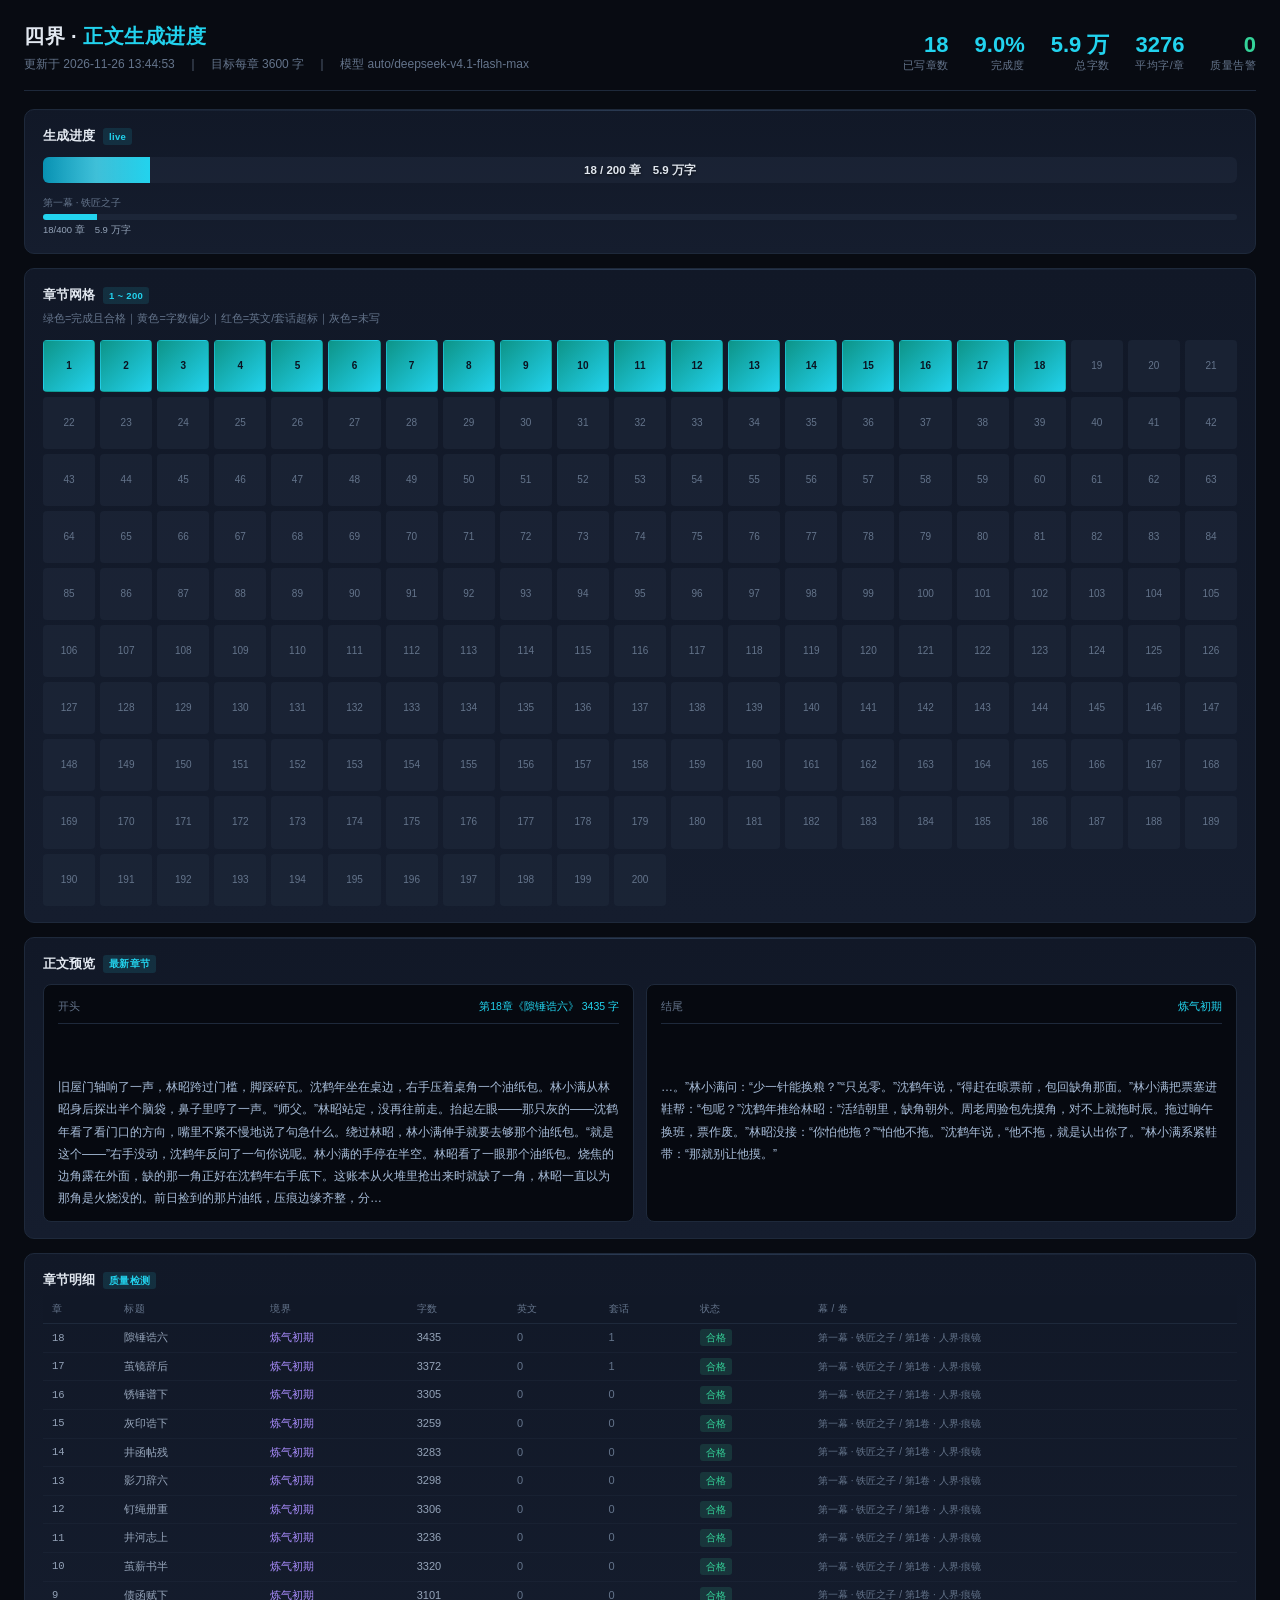
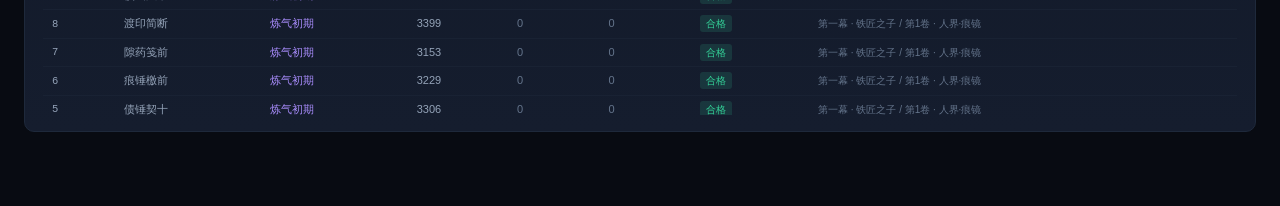
<file: progress.html>
<!DOCTYPE html>
<html lang="zh-CN">
<head>
<meta charset="UTF-8">
<meta name="viewport" content="width=device-width,initial-scale=1">
<title>四界 · 正文生成进度</title>
<style>
:root{
  --bg:#080b12;--panel:#111827;--panel2:#151d2e;--line:#1e293b;
  --txt:#cbd5e1;--txt2:#94a3b8;--dim:#64748b;
  --cyan:#22d3ee;--emerald:#34d399;--amber:#fbbf24;--rose:#fb7185;
  --violet:#a78bfa;
}
*{box-sizing:border-box;margin:0;padding:0}
body{background:var(--bg);color:var(--txt);
  font-family:-apple-system,"Segoe UI","Microsoft YaHei",sans-serif;
  font-size:13px;line-height:1.6}
.wrap{max-width:1560px;margin:0 auto;padding:20px 24px 60px}

header{display:flex;align-items:flex-end;justify-content:space-between;
  gap:20px;padding-bottom:16px;margin-bottom:18px;
  border-bottom:1px solid var(--line);flex-wrap:wrap}
h1{font-size:20px;font-weight:600;color:#e2e8f0;letter-spacing:.5px}
h1 span{color:var(--cyan)}
.sub{color:var(--dim);font-size:12px;margin-top:3px}
.kpis{display:flex;gap:26px;flex-wrap:wrap}
.kpi{text-align:right}
.kpi .v{font-size:22px;font-weight:600;color:var(--cyan);
  font-variant-numeric:tabular-nums;line-height:1.1}
.kpi .l{font-size:10.5px;color:var(--dim);letter-spacing:.4px}

.panel{background:linear-gradient(180deg,var(--panel),var(--panel2));
  border:1px solid var(--line);border-radius:10px;padding:16px 18px;
  margin-bottom:14px;position:relative}
.panel::before{content:'';position:absolute;top:0;left:0;right:0;height:1px;
  background:linear-gradient(90deg,transparent,#2a3a52,transparent)}
.panel h2{font-size:13px;font-weight:600;color:#e2e8f0;margin-bottom:4px;
  display:flex;align-items:center;gap:8px}
.panel h2 .tag{font-size:9.5px;padding:1px 6px;border-radius:3px;
  background:rgba(34,211,238,.12);color:var(--cyan);letter-spacing:.3px}
.note{font-size:11px;color:var(--dim);margin-bottom:12px}

/* 进度条 */
.prog{height:26px;background:rgba(30,41,59,.6);border-radius:6px;
  overflow:hidden;position:relative;margin:10px 0 6px}
.prog .fill{height:100%;background:linear-gradient(90deg,#0891b2,#22d3ee);
  transition:width .6s ease;position:relative}
.prog .fill::after{content:'';position:absolute;inset:0;
  background:linear-gradient(90deg,transparent,rgba(255,255,255,.18),transparent);
  animation:shim 2.2s infinite}
@keyframes shim{0%{transform:translateX(-100%)}100%{transform:translateX(100%)}}
.prog .lbl{position:absolute;inset:0;display:flex;align-items:center;
  justify-content:center;font-size:11.5px;font-weight:600;
  color:#e2e8f0;text-shadow:0 1px 3px rgba(0,0,0,.7);
  font-variant-numeric:tabular-nums}

/* 幕进度 */
.actbars{display:flex;gap:6px;margin-top:12px;flex-wrap:wrap}
.actbar{flex:1;min-width:120px}
.actbar .nm{font-size:10px;color:var(--dim);margin-bottom:3px;
  white-space:nowrap;overflow:hidden;text-overflow:ellipsis}
.actbar .tr{height:6px;background:rgba(30,41,59,.8);border-radius:3px;
  overflow:hidden}
.actbar .tr div{height:100%;background:var(--cyan);transition:width .5s}
.actbar .ct{font-size:9.5px;color:var(--txt2);margin-top:2px;
  font-variant-numeric:tabular-nums}

/* 章节网格 */
.chgrid{display:grid;grid-template-columns:repeat(auto-fill,minmax(52px,1fr));
  gap:5px;margin-top:8px}
.ch{aspect-ratio:1;border-radius:4px;display:flex;align-items:center;
  justify-content:center;font-size:10px;font-variant-numeric:tabular-nums;
  cursor:pointer;transition:.15s;border:1px solid transparent;
  color:#0b1220;font-weight:600}
.ch.done{background:linear-gradient(135deg,#0d9488,#22d3ee)}
.ch.warn{background:linear-gradient(135deg,#b45309,#fbbf24)}
.ch.bad{background:linear-gradient(135deg,#9f1239,#fb7185)}
.ch.todo{background:rgba(30,41,59,.6);color:var(--dim);font-weight:400}
.ch:hover{transform:scale(1.15);border-color:#fff;z-index:2}

/* 预览 */
.preview{display:grid;grid-template-columns:1fr 1fr;gap:12px;margin-top:10px}
@media(max-width:1000px){.preview{grid-template-columns:1fr}}
.prevbox{background:#060910;border:1px solid var(--line);border-radius:8px;
  padding:12px 14px;font-size:12px;line-height:1.85;color:#a8bdd9;
  max-height:340px;overflow:auto;white-space:pre-wrap}
.prevbox .hd{font-size:10.5px;color:var(--dim);margin-bottom:8px;
  padding-bottom:6px;border-bottom:1px solid var(--line);
  display:flex;justify-content:space-between;gap:10px}
.prevbox .hd b{color:var(--cyan);font-weight:500}

/* 表格 */
table{width:100%;border-collapse:collapse;font-size:11px}
th{text-align:left;padding:6px 9px;color:var(--dim);font-weight:500;
  border-bottom:1px solid var(--line);font-size:10px;
  text-transform:uppercase;letter-spacing:.4px;position:sticky;top:0;
  background:var(--panel)}
td{padding:5px 9px;border-bottom:1px solid rgba(30,41,59,.5);
  color:var(--txt2);font-variant-numeric:tabular-nums}
tr:hover td{background:rgba(34,211,238,.05)}
td.mono{font-family:ui-monospace,monospace;font-size:10.5px}
.tblwrap{max-height:420px;overflow:auto}

.pill{display:inline-block;padding:1px 6px;border-radius:3px;font-size:9.5px}
.pill.ok{background:rgba(52,211,153,.15);color:var(--emerald)}
.pill.warn{background:rgba(251,191,36,.15);color:var(--amber)}
.pill.bad{background:rgba(251,113,133,.18);color:var(--rose)}

::-webkit-scrollbar{width:7px;height:7px}
::-webkit-scrollbar-track{background:transparent}
::-webkit-scrollbar-thumb{background:#2a3a52;border-radius:4px}
</style>
</head>
<body>
<div class="wrap">
<header>
  <div>
    <h1>四界 · <span>正文生成进度</span></h1>
    <div class="sub" id="sub">加载中…</div>
  </div>
  <div class="kpis">
    <div class="kpi"><div class="v" id="kGen">—</div><div class="l">已写章数</div></div>
    <div class="kpi"><div class="v" id="kPct">—</div><div class="l">完成度</div></div>
    <div class="kpi"><div class="v" id="kChars">—</div><div class="l">总字数</div></div>
    <div class="kpi"><div class="v" id="kAvg">—</div><div class="l">平均字/章</div></div>
    <div class="kpi"><div class="v" id="kBad">—</div><div class="l">质量告警</div></div>
  </div>
</header>

<div class="panel">
  <h2>生成进度 <span class="tag">live</span></h2>
  <div class="prog"><div class="fill" id="fill" style="width:0%"></div>
    <div class="lbl" id="proglbl">0 / 200</div></div>
  <div class="actbars" id="actbars"></div>
</div>

<div class="panel">
  <h2>章节网格 <span class="tag">1 ~ 200</span></h2>
  <div class="note">绿色=完成且合格｜黄色=字数偏少｜红色=英文/套话超标｜灰色=未写</div>
  <div class="chgrid" id="chgrid"></div>
</div>

<div class="panel">
  <h2>正文预览 <span class="tag">最新章节</span></h2>
  <div class="preview">
    <div class="prevbox"><div class="hd"><span>开头</span><b id="ph1">—</b></div>
      <div id="p1">—</div></div>
    <div class="prevbox"><div class="hd"><span>结尾</span><b id="ph2">—</b></div>
      <div id="p2">—</div></div>
  </div>
</div>

<div class="panel">
  <h2>章节明细 <span class="tag">质量检测</span></h2>
  <div class="tblwrap">
    <table>
      <thead><tr><th>章</th><th>标题</th><th>境界</th><th>字数</th>
        <th>英文</th><th>套话</th><th>状态</th><th>幕 / 卷</th></tr></thead>
      <tbody id="tbody"></tbody>
    </table>
  </div>
</div>
</div>

<script>
let DATA = {"generated": 18, "target": 200, "total_chars": 58967, "avg": 3276, "updated": "2026-11-26 13:44:53", "chapters": [{"no": 1, "chars": 3289, "english": 0, "banned": 0, "title": "碑印辞二", "level": "炼气初期", "act": "第一幕 · 铁匠之子", "volume": "第1卷 · 人界·痕镜", "head": "渡口的石阶被水汽浸得发黑，林昭踩上去时鞋底滑了半寸。他稳住身子。前面排了二十来号人，都缩着脖子等渡船靠岸。沈鹤年站在队伍最前头，右手攥着一卷纸。缺了半截小指的地方正好卡住纸卷的边沿。那卷纸露出来的部分焦黑卷曲，边沿卷得厉害，林昭一眼认出是账本。“哥，那是不是咱家那本？”林小满从后头凑上来，嗓门没压住。她右手小指少了一节，指账本时那截缺口晃了晃。林昭没答。他往沈鹤年那边挪了半步，想看清账本边缘的焦痕。队伍前面那个穿灰袍的渡口管事，一张一张翻着过客的路引，翻完就丢进脚边的竹筐。轮到沈鹤年了。“沈老爷子，路引。”管事伸出", "tail": "三不验墨，验手印。那笔谁经手？”她顿了顿：“赵麻子。”他哼一声：“让赵麻子补个手印，就说当日漏按。他不肯，你提他私扣的八斤盐，他比谁按得都快。”她把账本揣好：“刘三那边谁去说？”他装上烟：“我去。只说账本被孩子扯了，补页是赵麻子经手。”她问：“赵麻子要是不认？”他：“不敢。”顿一下，“刘三要查，查手印，查不到我头上。”"}, {"no": 2, "chars": 3357, "english": 0, "banned": 0, "title": "影坝传下", "level": "炼气初期", "act": "第一幕 · 铁匠之子", "volume": "第1卷 · 人界·痕镜", "head": "火折子的光只照见账本一角。林昭蹲在渡口最下一级石阶上，把烧了一半的册子按在膝头。河风从下游灌上来，火苗歪向水面，他用手掌挡回去。“烧啊。”岸上有人催，声音压得低。没应声。他左手虎口的茧蹭过封皮，那里原本有字，如今只剩一层黑壳。账本是从镇东米行的夹墙里翻出来的，牵涉三家地契，谁沾手谁倒霉。今夜来渡口，就是要让它变成灰。烧不干净，比不烧更麻烦。这话沈鹤年说过，林昭记了三年。可火折子凑到纸角，烧到一半，他自己把火掐了。岸上站了七八个人，都是林小满挨家敲门叫起来的。她打的主意简单：让全镇都看见账本没了。往后谁再拿这事做文章", "tail": "下面垫着三块石，抽中间那块，绳头能松，不用动桩。”林昭看她：“你记得？”小满说：“我爹绑的，我搭过手。”赵七问：“抽了石，桩歪了谁扶？”小满说：“你扶。我抽。林昭看水，水到第二道刻痕就喊。”林昭把灯芯拧回一圈：“现在就走。赵七，你先把桥板下那根备绳拖出来，别等水漫上来才找。”赵七应了一声，竹竿换到肩头，三个人往西坡去。"}, {"no": 3, "chars": 3279, "english": 0, "banned": 0, "title": "归痂誓断", "level": "炼气初期", "act": "第一幕 · 铁匠之子", "volume": "第1卷 · 人界·痕镜", "head": "渡口的石阶被水汽浸得发黑。林昭坐在最下面一级，膝盖上搁着一本册子，边角焦黑卷起。林小满蹲在他身后三步远，拿石子往水里扔。“船到底来不来？都等半个时辰了。”林昭没有接话。左手压在册子上，拇指抵住烧焦的那一边，册子始终没有摊开。“小满。”沈鹤年坐在石阶中段，掰了半块干饼往嘴里送。他那只灰白的左眼对着河面，右眼半眯着。“你哥在算账，你替他算？”林小满撇了撇嘴，没再说话。这册子是三天前从当铺流出来的，账面记着林家铁匠铺欠下的一笔料钱。数目不大，但牵着一份地契的抵押。放贷的牙人昨天捎了口信，说账本在渡口交接，人不到，地契就归", "tail": "？”“封住了，谁也改不了。”铁盒盖上，“改不了，债就跑不了。”“哥，你是不是傻？债跑不了，你拿什么还？”铁盒放回床底。“慢慢还。”“慢慢还？你当人家会等你慢慢还？”“不等就找。”“找什么？”“找学徒。”林小满张着嘴。“你刚才说债是你的。”“债是我的，学徒也是我的。”“你找学徒干什么？”“问清楚谁让他刮的账。”没人接话。"}, {"no": 4, "chars": 3040, "english": 0, "banned": 0, "title": "茧药笺残", "level": "炼气初期", "act": "第一幕 · 铁匠之子", "volume": "第1卷 · 人界·痕镜", "head": "渡口管事赵德贵蹲着抽烟，烟锅子灭了半炷香也不点。水涨到第三级。林昭站在水边两步远，目光搁在赵德贵后脑勺上。缆绳绷在木桩上，吱吱响。林小满把包袱皮解开又系上，系上又解开，第三次伸手的时候被林昭按住了。“哥，他到底看不看。咱都等了一个时辰了，渡船走了两班了。”青牛镇口音从牙缝里挤出来。沈鹤年从林昭手里接过那叠焦纸，蹲到赵德贵对面。石阶上的水渍没干，焦纸搁下去边角就沾了潮。赵德贵把烟杆从嘴里拔出来，在鞋底上磕了磕。磕出来的烟灰掉在石阶上，他拿鞋底蹭了蹭，蹭完又拿手拍了拍裤腿。“急什么。”沈鹤年说。他把焦纸一张一张摊在石阶", "tail": "，抽了一口。“周老六那边，你们什么时候动身？”林昭说：“明早。”沈鹤年吐了口烟。“急什么。”掏出一张地址纸，放在桌上。“汉口码头，姓刘的茶铺后头。”看了一眼。“周老六在茶铺后头开了个赌坊。你去了，先别进赌坊，找茶铺刘掌柜，问他周老六欠他多少茶钱。”林昭把地址纸收好。沈鹤年把布袋里的拓纸抽出来，对着灯看了一遍，又塞回去。"}, {"no": 5, "chars": 3306, "english": 0, "banned": 0, "title": "债锤契十", "level": "炼气初期", "act": "第一幕 · 铁匠之子", "volume": "第1卷 · 人界·痕镜", "head": "渡口挤了三拨人。林昭站在过道边上，账本拿在手里。从火场扒出来三天了，他一直没工夫细看。眼下要确认的事只有一件。账本边沿的折痕，是火烧之前就有的，还是之后被人翻出来的。石阶上人来人往，他拿身子挡住账本，低头看。焦痕在日头底下分两层，外头一层是新烧的，里头那层发黑发亮的是老茬。要是有人翻过，手指头捏的地方准会蹭掉老茬上的炭皮。林昭拇指按着边沿，顺着摸过去，摸到第三道折痕的时候停了手。“哥，你站那儿跟桩子似的。”林小满从人堆里挤过来，手里攥着半块烧饼，嘴角沾着芝麻，“船靠岸两趟了，你走不走？”“不走。”“不走你蹲这儿干什", "tail": "”林昭知道他在拿字换话，字一露，价就由他定。他伸手要账本，沈鹤年用刀背一挡：“你妹妹的手不能沾纸，一沾灰就吃进字里。”林昭缩回手，改问：“缺哪几个字？”沈鹤年刀尖往左一挪，焦皮又裂一道，露出“七”和半个“十”。小满踮脚：“七十七？”沈鹤年把刀一横，正好挡住后面：“到这儿，够了。”林昭明白，他不是刮不开，是不肯一次刮开。"}, {"no": 6, "chars": 3229, "english": 0, "banned": 0, "title": "痕锤檄前", "level": "炼气初期", "act": "第一幕 · 铁匠之子", "volume": "第1卷 · 人界·痕镜", "head": "渡口等船的人挤了半条石阶。沈鹤年坐在最上头那根拴船桩上，从袖子里掏出烧焦的账本，搁在膝头摊开。账本没卷。焦黑的边沿朝着外头，离他最近的两个挑夫同时别过脸去。林昭站在桩子侧面。风把纸灰吹到他手背上，他没动。账本左边那截焦边翘着，比右边短了一指。断口参差，但翘起来的那片焦纸底下压着另一层没烧透的纸页。两层之间有一道细缝，缝里干净，没有灰。烧的时候火从上头走，底下这层要是没被人翻过，灰该落满。林昭把手抬起来，又放下。师父还在说话。「沈老爷子，」卖盐的赔着笑，眼睛盯着自己脚尖，「这账本烧了就烧了，您老拿出来，大伙心里不踏实", "tail": "烧到的布面。布面上有一道旧折痕，折痕里卡着半截针。“你说呢？”沈鹤年把揭下来的焦片递给林昭，没看任何人。林昭接过去，翻了个面。焦片背面有半截针脚，跟卖盐的婆娘缝补的手艺对不上，跟方才卖盐的袖口补丁更对不上。他把焦片捏在指间，没扔。雪落在账本焦黑的边上。沈鹤年用拇指把雪末子抹掉，炭灰和雪水混成一道黑印子，留在焦边最外头。"}, {"no": 7, "chars": 3153, "english": 0, "banned": 0, "title": "隙药笺前", "level": "炼气初期", "act": "第一幕 · 铁匠之子", "volume": "第1卷 · 人界·痕镜", "head": "渡口的早市散了，石阶上剩一层湿脚印。林小满蹲在系船的石桩前，从袖里抽出那半本账本，摊在桩面上。焦黑的纸边翘着，风一吹就翻。她用手掌压住，抬头看了一圈。船老大在船尾解缆绳，两个脚夫蹲在跳板旁啃干饼，谁也没往这边看。这趟来，她袖里还揣着两块下品灵石，是兄妹俩在铁匠铺抡了半个月锤攒下的。债要还，可还多少得账本说了算。来还债的人先得把账认明白，可这本账烧过，边上的口子又不齐整，她心里没底。林小满指着其中一行：“腊月十六，三石灵谷，谁经的手？”没人说话。缆绳从船老大手里滑下去，啪地打在水面。她等了一会儿，又把账本往石桩中间推", "tail": "“所以只数到二十。你报数，我揭。”他数到七，焦边翘起一线；数到十二，那半行墨已经能看见第二笔。林昭停手，把灯芯捻低：“剩下的不揭了，先拓。”那人问：“拓哪半行？”她指着“押”字右下：“这里像还有一笔，先记位置，再蒸下一层。”他没动，先问：“要是下一层也带水呢？”林昭把针放下：“那就换法子——从书脊缝往里拆，不碰字面。”"}, {"no": 8, "chars": 3399, "english": 0, "banned": 0, "title": "渡印简断", "level": "炼气初期", "act": "第一幕 · 铁匠之子", "volume": "第1卷 · 人界·痕镜", "head": "渡口的雾散得慢，头一班船还没开。林昭把账本搁在缆桩上，底下垫了块油布，四角压着石子。船在跳板下晃，缆绳磨得吱呀响。这半本账是从仓房的火里抢出来的，封皮早没了，纸页一碰就掉渣。他要的答案只有一条：谁先动的手。灰堆里的脚印被踩乱过三回，问不出人。账本边缘还留着痕迹，翻页的人从哪头下手，撕口朝哪边卷，这些改不了。要是有人抢在前头做了手脚，也只能从这圈边上看出名堂。沈鹤年蹲在石阶上，右手在膝盖上敲了两下。“未必是烧的时候掉的。”他说。林昭没回头。“撕口在边上，火烧不到那么齐。”林小满站在跳板另一头，饼嚼了一半就停了。候船的", "tail": "”拿指甲顺着烧焦的边刮，新蜡一层层掉，底下露出旧纸的毛茬。毛茬里有一道细槽，从渡印断口斜着划出去。这道槽要是刀刮出来的，那封蜡的人就是在沈鹤年之前动过账本的人。赵五伸头看了一眼，又缩回去。林昭站在香案正面：“谁先动的手，就站到灯下来。”没人动。祠堂里没人被请出去。林小满把账本残边压在香案正中，拿竹片顺着焦口一下一下剔。"}, {"no": 9, "chars": 3101, "english": 0, "banned": 0, "title": "债函赋下", "level": "炼气初期", "act": "第一幕 · 铁匠之子", "volume": "第1卷 · 人界·痕镜", "head": "渡口只剩一条船。艄公蹲在船头抽烟，等潮水涨起来才肯走。林昭把那卷东西从怀里摸出来，在膝盖上摊开。焦黑的纸边一碰就掉渣。他拿拇指压了压，虎口上打铁磨出的厚茧蹭过纸缘。沈鹤年坐在旁边的石墩上，缺了小指的那只右手搭着膝盖，朝林昭那边偏了偏。“你说呢，这账本烧成这样，还能看出几条路来？”“该看的都还在。”林昭把纸边又压平了一道，压一下掉一片黑渣。“哥，债函上的日子快到了。”林小满从后面凑上来，下巴几乎搁在他肩膀上。她凑得近，倒不是真怕看漏字，是怕林昭手一重把最后那点能认的地方也蹭没了。“咱要是连账本都看不清，拿什么去跟人谈", "tail": "“是姓周的？”林小满凑过来。“未必。”沈鹤年把纸边挪开半寸，又按回去，“三笔对两笔，剩下一笔烧没了。”“痕迹还在。”他补了一句，声音很慢，“就是短了半截。”林昭看着那个名字。“烧掉的那半截，捞不回来。”沈鹤年合上旧账，“往后拿这个去问人，人家只认半截。”林小满不说话了。夹进旧账的纸边被合上，木匣推回供桌底下。灯还亮着。"}, {"no": 10, "chars": 3320, "english": 0, "banned": 0, "title": "茧薪书半", "level": "炼气初期", "act": "第一幕 · 铁匠之子", "volume": "第1卷 · 人界·痕镜", "head": "渡口石阶泡得发黑。林小满蹲在第三级上，掌心按住账本的焦边。纸页脆得掉渣，小指缺了一节，压不严实，只能用整个巴掌兜着。渡船刚走，下一班还得等半个时辰。码头上蹲着七八个等船的，挑担的、背篓的、赶猪的，挤在石阶两边的空地上。货栈的刘掌柜昨儿放话，说账本在谁手里谁认账。林小满今早就把账本按在了渡口石阶上，等着人来认。“哥，你过来瞧。”她偏头喊，青牛镇口音拖得长，“这账不对头。”林昭站在她身后半步，没动。日头偏西，等船的人蹲着站着，没一个往这边扭头。撑船的老周在船头刮锅底灰，铁片蹭木头的声响一下一下传过来，盖过了她的嗓门。“", "tail": "”\n“灶上刘跛子，给两个铜板就抬栅。可他嘴碎，见生人必问。”\n“你先进镇，拿你爹药方，纸上有周先生名号，给刘跛子看，只说抓药。”\n“你呢？”\n“我后脚走水沟，账本不经过税卡。碎屑包我带着，进周家前塞灶膛灰里，认完再取。”\n“他要是不认？”\n“你问他，戳角缺的那一点，是不是他补的。”\n林小满把草纸包往怀里塞深，点了点头。"}, {"no": 11, "chars": 3236, "english": 0, "banned": 0, "title": "井河志上", "level": "炼气初期", "act": "第一幕 · 铁匠之子", "volume": "第1卷 · 人界·痕镜", "head": "旧屋的门板斜挂在门框上，推一下就晃。林昭侧身进去，脚底踩到碎瓦，脆响在空屋里弹了两下。他站住，等眼睛适应暗。“找。”他只说了一个字。沈鹤年没急着迈步。缺了半截小指的右手搭在门框上，食指叩了两下木面，灰簌簌落下来。“东西在不在还两说。”他声音不高。林小满从林昭身后挤进来，鼻子先皱起来。“这屋多久没人住了？一股霉味。”“三个月。”林昭答得短。他在门框上摸了一把，锁鼻歪向一边，撬痕是新的，铁屑还没锈。“有人撬过锁。”“你怎么知道是三个月？”“锈层厚度。”林昭把手指上的铁锈蹭在裤腿上，“撬痕没锈，三天以内。”林小满撇了撇嘴", "tail": "大，纸就烂。”他摸出半截炭条，在碎石背面画了个叉，又把三块尖石挪了位，只留一道窄缝。“明早看，叉朝外是有人翻过；朝里，是风挪的。”林小满说：“那麻布呢？”林昭说：“先别动。你去前院盯井台，谁问崖边，就说我腿伤犯了。”林小满说：“你使唤我。”林昭说：“你脚快。”她起身，走两步回头：“手印要是你的呢？”林昭说：“更得钓。”"}, {"no": 12, "chars": 3306, "english": 0, "banned": 0, "title": "钉绳册重", "level": "炼气初期", "act": "第一幕 · 铁匠之子", "volume": "第1卷 · 人界·痕镜", "head": "旧屋是三天前找到的。在青牛镇西头，离铁匠铺隔了四条巷子。门板没了，拿砖头封了半截。砖头码得整齐，一看就是熟人干的。他把砖拆了，从灶膛灰堆里刨出这本册子，封面烧没了，边角焦黑卷曲。册子搁在桌上。「哥，你翻墙进去的？」林小满蹲在桌边，手指在册子边沿碰了一下，又缩回来。「真的假的，这玩意儿烧成这样还能看？」林昭靠在门框上，嗯了一声。「你别嗯啊。」林小满站起来，拍了拍手上的灰。「这屋子谁住的？跟咱爹什么关系？你总得说清楚。别又跟上次似的，问半天憋不出三个字。」「账本。」林昭说。「铁匠铺的账本。」林小满围着桌子转了半圈，嘴里", "tail": "不清，镜反光斜着打，槽里的墨点才不糊。”林小满点头，又皱眉：“账本搁祠堂，族里人知道了，先骂的是咱。”林昭说：“所以明日先不喊人。你只管盯灰，我认字。认出一笔，抄一笔，原册不动。”他顿了顿，“还有，今晚你别睡死，听见门轴响，先看灰，再喊我。”林小满应下，又问：“册子真不带走？”林昭说：“带走就打草惊蛇。”林小满没再问。"}, {"no": 13, "chars": 3298, "english": 0, "banned": 0, "title": "影刀辞六", "level": "炼气初期", "act": "第一幕 · 铁匠之子", "volume": "第1卷 · 人界·痕镜", "head": "旧屋的窗纸破了，风从缺口灌进来，火盆里的灰扑人脸。林昭站在门槛内没往里走，林小满在身后半步，捂着嘴。“师父。”林昭说。沈鹤年坐在火盆边的小凳上，背对着门。右手捏着半本册子，纸页焦黑卷曲。左手边搁着半碗凉水。“来了。”沈鹤年头也没回，“火盆里有炭，自己烤。”林昭没动。视线落在那本册子上，账本烧焦了，右下角缺了一块，断口整齐。火盆的光映着沈鹤年半边脸，左眼灰白，一动不动，像在看册子又像在看别处。“那角呢？”他问。沈鹤年翻了一页，焦纸细碎地响。动作很慢，一页一页地翻。“你说呢？”林小满在身后说：“哥，这屋里烟太大，我出去", "tail": "” “烧账得用火。祠堂夜里只准点一盏长明灯，谁添过油，灯芯剪没剪，门房都记。根叔若说没进过祠堂，油账先对不上。” 林小满脚步慢了：“那供桌上的碎屑呢？” “留着。他若来收，灰印就动；不动，说明他还不晓得我们看出来了。” 说话间到了院门口，林昭把门闩抬起一半，又放下：“从侧门走，正门有锁，锁簧响。” 林小满先侧身挤出去。"}, {"no": 14, "chars": 3283, "english": 0, "banned": 0, "title": "井函帖残", "level": "炼气初期", "act": "第一幕 · 铁匠之子", "volume": "第1卷 · 人界·痕镜", "head": "旧屋里，风从窗洞灌进来，吹得账本纸页翻动。账本摊在桌面上，翻到缺角那页，手指压住纸边。这本账是从铁匠铺后墙夹层里掏出来的，烧了半边，剩下的字也糊了大半。缺的那一角正好是银钱往来的数目，全没了。“哥，这地方邪性，真要看啊？”林小满站在门槛外头，没往里走，木棍杵在地上戳出一个小坑。\n“嗯。”他没抬头。\n“上次隔壁王婶说这屋晚上有动静。”\n“那是风把门板吹松了。”\n“风能把门板吹掉？”\n他把碎渣拢到桌角，一片一片拼。沈鹤年坐在门槛另一头。右手搭在膝盖上，缺了半截小指的指根压着裤缝。左眼对着院里那棵枯枣树。\n“先看看缺的是", "tail": "供。你少一样，纸就成灰。”小满笑了一下：“货单在袖里。”她没掏，先问，“你替谁拦我？”\n“账房。”\n“账房只认焦边，不认人。”\n她往门边挪，算着对方若抢麻袋，自己就先把纸吞了；若喊人，就咬死这张是从旧屋捡的。那人却递来火折子：“烧了，我放你走。”小满接过来，转手塞进他掌心：“要烧你烧，陈记的缺角，烧了可对不上第二本。”"}, {"no": 15, "chars": 3259, "english": 0, "banned": 0, "title": "灰印诰下", "level": "炼气初期", "act": "第一幕 · 铁匠之子", "volume": "第1卷 · 人界·痕镜", "head": "旧屋塌了半边，梁木斜插进灶台。林昭蹲在灰堆前，手伸进去扒了半尺，摸出一本册子。封皮烧没了，内页焦了大半，手指一捻就掉渣。他把册子摊在膝盖上，一页页翻。翻到第七页，停住。缺角。纸页右下撕掉一块，撕口整齐，不像火烧的。“哥，你翻那破本子干啥？”林小满站在门口，手里提着半桶水，桶底滴滴答答漏。她探头看了一眼，撇嘴，“烧成这样了，还能看出啥？”林昭没应。指腹在缺角边缘蹭了两下。撕口太齐了，齐得像拿尺子比着裁的。他翻到背面，对着破窗透进来的光看——纸茬子上有一层极细的灰印，是手指捏过的痕迹。“有人先来过。”他说。林小满把桶往", "tail": "巷口井边，蘸一点水，点在断口背面。正面不能见湿，见湿就起皱。”她点头，又摇头：“井边有人。”“所以你先走，把门带上，让雪落回去。若有人问，你说屋里漏风，来取旧纸引火。”她把纸页贴进袖内，走了两步又回头：“要是他翻袖呢？”林昭蹲下，把废纸灰倒进掌心：“那就让他先看见这个。”他握拳，灰从指缝里漏下一点，落在雪上，黑得很轻。"}, {"no": 16, "chars": 3305, "english": 0, "banned": 0, "title": "锈锤谱下", "level": "炼气初期", "act": "第一幕 · 铁匠之子", "volume": "第1卷 · 人界·痕镜", "head": "灰从门楣上落下来。林昭在门槛外站了一会儿，等它落定。地上一层灰，正中间有一道淡痕，从门槛通到铁砧脚下。他绕开那道痕走进去，伸手在铁砧上抹了一把。灰底下露出铁色，凉的。有人来过。走的时候扫了一遍地，想把脚印盖回去，扫得急，边角没盖匀。“哥。”身后脚步响。林小满跨进来，一脚踩出个坑，“账本缺的那一块，你真记得在这屋里？”“嗯。”林昭头也没回。“真的假的？”她拿手在鼻子底下扇灰，“我瞅着这地，三年没进过人。”“进了。”林昭用下巴指了指地面，“灰是后撒的，铁砧底下那一圈比旁边厚。”账本半年前烧的，缺了一角，兄妹俩翻过三回都", "tail": "所以先拓。墨吃进纸里，灯照不透。”林小满问：“老韩肯半夜开门？”沈鹤年答：“他欠我一副字版。你只问他，沈瘸子那副《雪江帖》还要不要。”林昭把钥匙拍在她掌心：“只开灶房，别点灯。曹家巡夜的在巷口，见亮就进来。”林小满捏钥匙走了两步，又回头：“拓完谁送？”沈鹤年把断指按在纸角：“我送。拓本分开藏：一份灶膛灰，一份鸡笼底。”"}, {"no": 17, "chars": 3372, "english": 0, "banned": 1, "title": "茧镜辞后", "level": "炼气初期", "act": "第一幕 · 铁匠之子", "volume": "第1卷 · 人界·痕镜", "head": "林昭把账本搁在旧屋的木案上。案脚垫了半块砖，一按还是晃。油灯推到跟前，灯芯剪得短，光只罩住巴掌大一块。烧过的纸边一碰就掉渣，他不敢用指甲，改用指腹去蹭。炼气初期的灵力收不住，稍一用力，焦纸就碎。这本账是从火场里抢出来的，烧掉大半。只剩中间十几页还能认字。他要的东西就在上头。缺的那一角，能对地契上的字号。对上了，铺子才算他的。对不上，沈鹤年垫的那笔灵石就白花。这屋子是铁匠铺的后院，铺面烧塌了，后院还剩三间。他昨天翻过一遍账本，缺角在第七页，当时没细看。今天带了灯来，是想把那一页拆开。“哥，你昨儿不是看过了？”林小满靠", "tail": "我手里没角，才叫坏事。”她这才明白：角是给开门的人验的，石缝是给偷的人栽的。她压低声音：“那你藏的时候，有没有人看见？”林昭没答，只把门闩轻轻扣上。林小满盯着崖口，手边摸到一块尖石，攥住了。她想了想，又问：“木楔换新，谁看得出？”林昭隔着门说：“看得出的人，本来就知道该看哪儿。”她记下这句，把尖石换到左手，右手空出来。"}, {"no": 18, "chars": 3435, "english": 0, "banned": 1, "title": "隙锤诰六", "level": "炼气初期", "act": "第一幕 · 铁匠之子", "volume": "第1卷 · 人界·痕镜", "head": "旧屋门轴响了一声，林昭跨过门槛，脚踩碎瓦。沈鹤年坐在桌边，右手压着桌角一个油纸包。林小满从林昭身后探出半个脑袋，鼻子里哼了一声。“师父。”林昭站定，没再往前走。抬起左眼——那只灰的——沈鹤年看了看门口的方向，嘴里不紧不慢地说了句急什么。绕过林昭，林小满伸手就要去够那个油纸包。“就是这个——”右手没动，沈鹤年反问了一句你说呢。林小满的手停在半空。林昭看了一眼那个油纸包。烧焦的边角露在外面，缺的那一角正好在沈鹤年右手底下。这账本从火堆里抢出来时就缺了一角，林昭一直以为那角是火烧没的。前日捡到的那片油纸，压痕边缘齐整，分", "tail": "。”林小满问：“少一针能换粮？”“只兑零。”沈鹤年说，“得赶在晾票前，包回缺角那面。”林小满把票塞进鞋帮：“包呢？”沈鹤年推给林昭：“活结朝里，缺角朝外。周老周验包先摸角，对不上就拖时辰。拖过晌午换班，票作废。”林昭没接：“你怕他拖？”“怕他不拖。”沈鹤年说，“他不拖，就是认出你了。”林小满系紧鞋带：“那就别让他摸。”"}]};

function quality(c){
  if (c.english > 0) return 'bad';
  if (c.chars < 2800) return 'warn';
  if (c.banned > 8) return 'warn';
  return 'ok';
}

function render(d){
  DATA = d;
  const pct = d.target ? d.generated / d.target * 100 : 0;
  document.querySelector('#sub').textContent =
    `更新于 ${d.updated}　｜　目标每章 3600 字　｜　模型 auto/deepseek-v4.1-flash-max`;
  document.querySelector('#kGen').textContent = d.generated;
  document.querySelector('#kPct').textContent = pct.toFixed(1) + '%';
  document.querySelector('#kChars').textContent =
    (d.total_chars/10000).toFixed(1) + ' 万';
  document.querySelector('#kAvg').textContent = d.avg;

  const bad = d.chapters.filter(c => quality(c) !== 'ok').length;
  document.querySelector('#kBad').textContent = bad;
  document.querySelector('#kBad').style.color = bad ? 'var(--rose)' : 'var(--emerald)';

  document.querySelector('#fill').style.width = pct + '%';
  document.querySelector('#proglbl').textContent =
    `${d.generated} / ${d.target} 章　${(d.total_chars/10000).toFixed(1)} 万字`;

  // 幕进度
  const acts = {};
  d.chapters.forEach(c => {
    if (!acts[c.act]) acts[c.act] = {done:0, chars:0};
    acts[c.act].done++;
    acts[c.act].chars += c.chars;
  });
  const ACT_TOTAL = {'第一幕 · 铁匠之子':400,'第二幕 · 人界之巅':1200};
  document.querySelector('#actbars').innerHTML = Object.entries(acts).map(([nm,v])=>{
    const tot = ACT_TOTAL[nm] || 400;
    const p = Math.min(100, v.done/tot*100);
    return `<div class="actbar">
      <div class="nm">${nm}</div>
      <div class="tr"><div style="width:${p}%"></div></div>
      <div class="ct">${v.done}/${tot} 章　${(v.chars/10000).toFixed(1)} 万字</div>
    </div>`;
  }).join('');

  // 章节网格
  const byNo = {};
  d.chapters.forEach(c => byNo[c.no] = c);
  let grid = '';
  for (let i=1; i<=d.target; i++){
    const c = byNo[i];
    if (c){
      const q = quality(c);
      grid += `<div class="ch ${q==='ok'?'done':q}" title="第${i}章 ${c.chars}字">${i}</div>`;
    } else {
      grid += `<div class="ch todo" title="第${i}章 未写">${i}</div>`;
    }
  }
  document.querySelector('#chgrid').innerHTML = grid;

  // 预览：最后一章
  const last = d.chapters[d.chapters.length-1];
  if (last){
    document.querySelector('#ph1').textContent =
      `第${last.no}章《${last.title}》 ${last.chars} 字`;
    document.querySelector('#p1').textContent = last.head + '…';
    document.querySelector('#ph2').textContent = last.level;
    document.querySelector('#p2').textContent = '…' + last.tail;
  }

  // 表格（倒序，最新的在前）
  document.querySelector('#tbody').innerHTML =
    d.chapters.slice().reverse().map(c=>{
      const q = quality(c);
      const cls = q==='ok'?'ok':(q==='bad'?'bad':'warn');
      const txt = q==='ok'?'合格':(q==='bad'?'英文污染':'字数/套话');
      return `<tr>
        <td class="mono">${c.no}</td>
        <td>${c.title}</td>
        <td style="color:var(--violet)">${c.level}</td>
        <td>${c.chars}</td>
        <td style="color:${c.english?'var(--rose)':'var(--dim)'}">${c.english}</td>
        <td style="color:${c.banned>8?'var(--amber)':'var(--dim)'}">${c.banned}</td>
        <td><span class="pill ${cls}">${txt}</span></td>
        <td style="font-size:10px;color:var(--dim)">${c.act} / ${c.volume}</td>
      </tr>`;
    }).join('');
}

async function tick(){
  try{
    const r = await fetch('progress.json?_=' + Date.now());
    if (r.ok) render(await r.json());
  }catch(e){ /* 首次打开可能还没有数据 */ }
}
tick();
setInterval(tick, 15000);
</script>
</body>
</html>
</file>
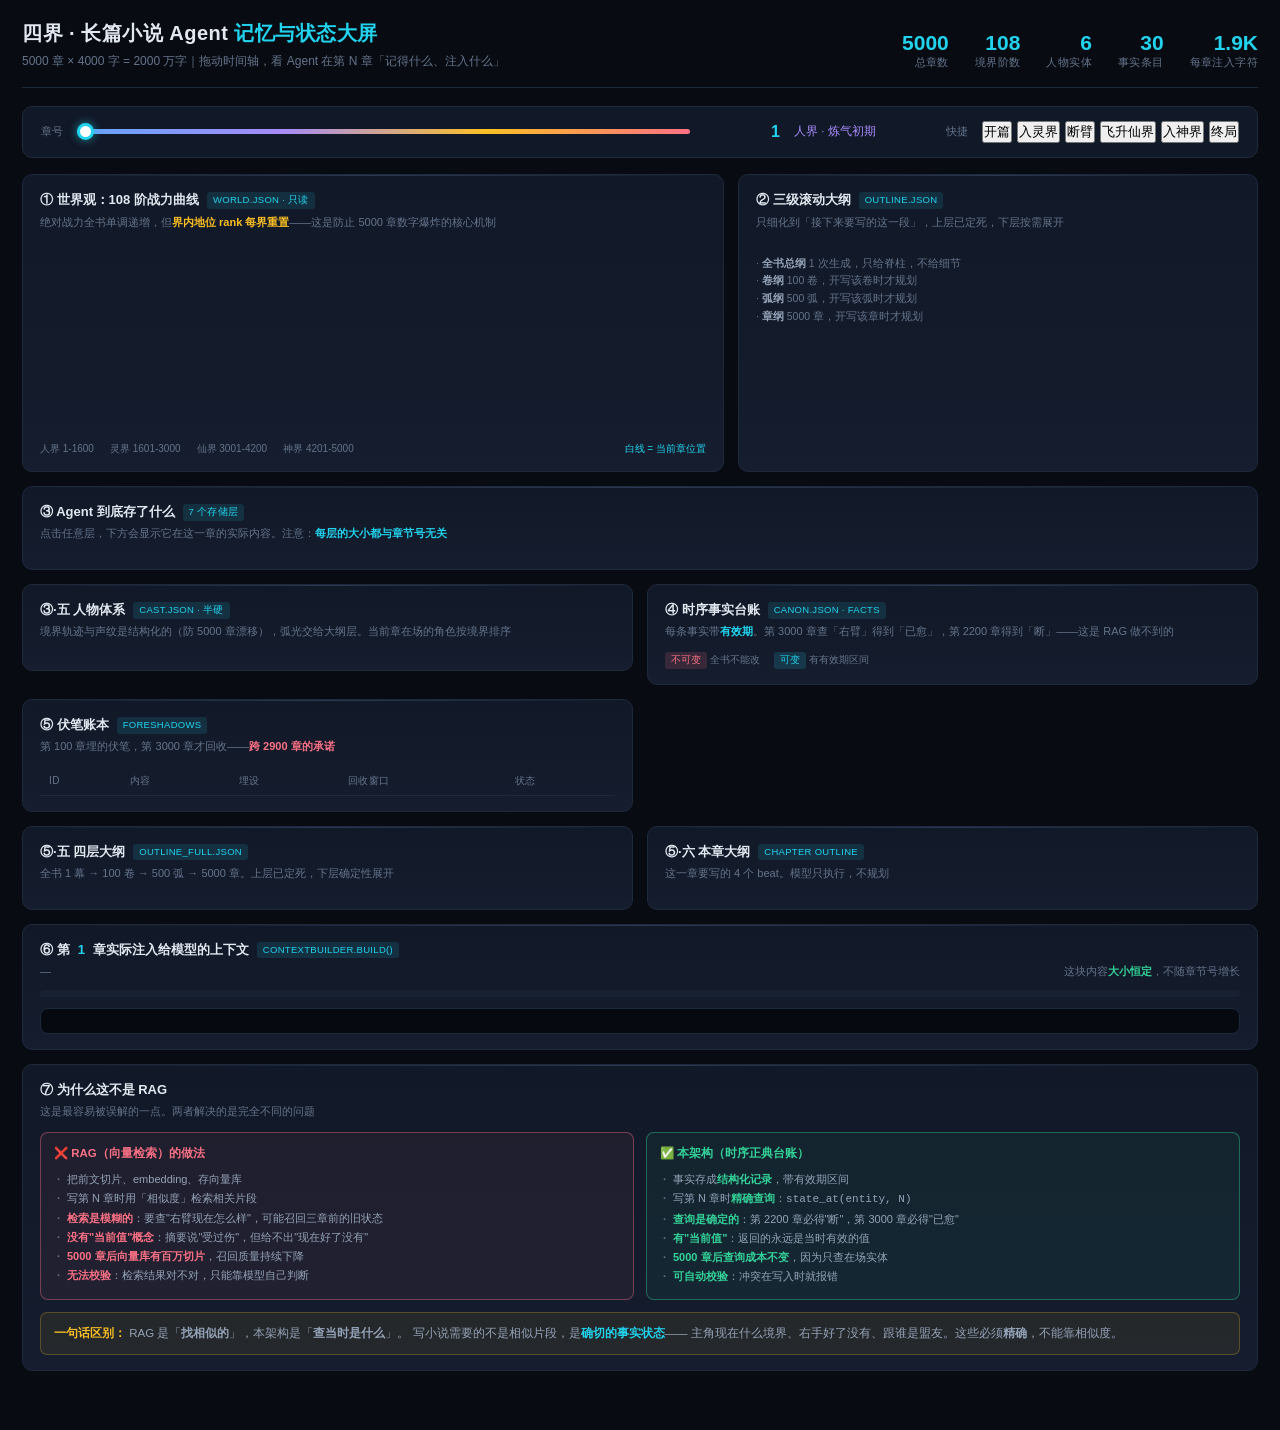
<file: out/dashboard_template.html>
<!DOCTYPE html>
<html lang="zh-CN">
<head>
<meta charset="UTF-8">
<meta name="viewport" content="width=device-width, initial-scale=1.0">
<title>四界 · 长篇小说 Agent 记忆大屏</title>
<style>
  :root{
    --bg:#080b12; --bg2:#0d1220; --panel:#111827; --panel2:#151d2e;
    --line:#1e293b; --line2:#2a3a52;
    --txt:#cbd5e1; --txt2:#94a3b8; --dim:#64748b;
    --cyan:#22d3ee; --blue:#3b82f6; --violet:#a78bfa;
    --amber:#fbbf24; --rose:#fb7185; --emerald:#34d399;
    --human:#34d399; --realm1:#60a5fa; --realm2:#a78bfa;
    --realm3:#fbbf24; --realm4:#fb7185;
  }
  *{box-sizing:border-box;margin:0;padding:0}
  body{
    background:var(--bg); color:var(--txt);
    font-family:-apple-system,"Segoe UI","Microsoft YaHei",sans-serif;
    font-size:13px; line-height:1.55; overflow-x:hidden;
  }
  .wrap{max-width:1680px;margin:0 auto;padding:18px 22px 60px}

  /* ---------- 头部 ---------- */
  header{
    display:flex;align-items:flex-end;justify-content:space-between;
    gap:20px;padding-bottom:16px;margin-bottom:18px;
    border-bottom:1px solid var(--line);flex-wrap:wrap;
  }
  h1{font-size:20px;font-weight:600;letter-spacing:.5px;color:#e2e8f0}
  h1 span{color:var(--cyan)}
  .sub{color:var(--dim);font-size:12px;margin-top:3px}
  .kpis{display:flex;gap:26px;flex-wrap:wrap}
  .kpi{text-align:right}
  .kpi .v{font-size:21px;font-weight:600;color:var(--cyan);
    font-variant-numeric:tabular-nums;line-height:1.1}
  .kpi .l{font-size:10.5px;color:var(--dim);letter-spacing:.4px}

  /* ---------- 布局 ---------- */
  .grid{display:grid;gap:14px}
  .g2{grid-template-columns:1fr 1fr}
  .g3{grid-template-columns:repeat(3,1fr)}
  .g-32{grid-template-columns:1.35fr 1fr}
  @media(max-width:1100px){.g2,.g3,.g-32{grid-template-columns:1fr}}

  .panel{
    background:linear-gradient(180deg,var(--panel),var(--panel2));
    border:1px solid var(--line);border-radius:10px;padding:15px 17px;
    position:relative;overflow:hidden;
  }
  .panel::before{
    content:'';position:absolute;top:0;left:0;right:0;height:1px;
    background:linear-gradient(90deg,transparent,var(--line2),transparent);
  }
  .panel h2{
    font-size:13px;font-weight:600;color:#e2e8f0;margin-bottom:3px;
    display:flex;align-items:center;gap:8px;
  }
  .panel h2 .tag{
    font-size:9.5px;font-weight:500;padding:1px 6px;border-radius:3px;
    background:rgba(34,211,238,.12);color:var(--cyan);
    letter-spacing:.3px;text-transform:uppercase;
  }
  .panel .note{font-size:11px;color:var(--dim);margin-bottom:12px}

  /* ---------- 时间轴 ---------- */
  .scrub{
    display:flex;align-items:center;gap:14px;margin-bottom:16px;
    background:var(--panel);border:1px solid var(--line);
    border-radius:10px;padding:13px 18px;
  }
  .scrub label{font-size:11px;color:var(--dim);white-space:nowrap}
  input[type=range]{
    flex:1;-webkit-appearance:none;height:5px;border-radius:3px;
    background:linear-gradient(90deg,var(--realm1),var(--realm2),var(--realm3),var(--realm4));
    outline:none;cursor:pointer;
  }
  input[type=range]::-webkit-slider-thumb{
    -webkit-appearance:none;width:17px;height:17px;border-radius:50%;
    background:#fff;border:3px solid var(--cyan);cursor:grab;
    box-shadow:0 0 10px rgba(34,211,238,.6);
  }
  .scrub .val{
    font-size:16px;font-weight:600;color:var(--cyan);
    font-variant-numeric:tabular-nums;min-width:76px;text-align:right;
  }
  .scrub .rm{font-size:11.5px;color:var(--violet);min-width:130px}

  /* ---------- 力量曲线 ---------- */
  #powerChart{width:100%;height:190px;display:block}

  /* ---------- 存储层卡片 ---------- */
  .stores{display:grid;grid-template-columns:repeat(4,1fr);gap:10px}
  @media(max-width:1300px){.stores{grid-template-columns:repeat(2,1fr)}}
  .store{
    background:rgba(30,41,59,.45);border:1px solid var(--line);
    border-radius:8px;padding:11px 12px;cursor:pointer;
    transition:.18s;position:relative;
  }
  .store:hover{border-color:var(--cyan);background:rgba(34,211,238,.06)}
  .store.active{border-color:var(--cyan);background:rgba(34,211,238,.1);
    box-shadow:0 0 0 1px rgba(34,211,238,.3)}
  .store .nm{font-size:12.5px;font-weight:600;color:#e2e8f0;
    display:flex;align-items:center;justify-content:space-between;gap:6px}
  .store .cnt{font-size:10px;color:var(--cyan);font-variant-numeric:tabular-nums}
  .store .desc{font-size:10.5px;color:var(--dim);margin-top:4px;line-height:1.45}
  .store .dot{width:6px;height:6px;border-radius:50%;display:inline-block;
    margin-right:5px;vertical-align:middle}
  .store .why{font-size:10px;color:var(--amber);margin-top:5px;
    opacity:0;max-height:0;overflow:hidden;transition:.2s}
  .store:hover .why,.store.active .why{opacity:1;max-height:40px}

  /* ---------- 大纲 ---------- */
  .ol-node{margin-bottom:7px;padding-left:11px;border-left:2px solid var(--line2)}
  .ol-node.act{border-left-color:var(--rose)}
  .ol-node.vol{border-left-color:var(--amber)}
  .ol-node.arc{border-left-color:var(--violet)}
  .ol-node.ch{border-left-color:var(--cyan)}
  .ol-k{font-size:9.5px;color:var(--dim);text-transform:uppercase;letter-spacing:.4px}
  .ol-v{font-size:11.5px;color:#e2e8f0;margin-top:1px}
  .ol-d{font-size:10.5px;color:var(--txt2);margin-top:2px;line-height:1.5}
  .ol-esc{font-size:10px;color:var(--amber);margin-top:2px}

  .beat-item{display:flex;gap:8px;margin-bottom:7px;align-items:flex-start}
  .beat-kind{font-size:9px;padding:1px 5px;border-radius:3px;white-space:nowrap;
    margin-top:1px;font-weight:500}
  .bk-冲突{background:rgba(251,113,133,.16);color:var(--rose)}
  .bk-揭示{background:rgba(34,211,238,.16);color:var(--cyan)}
  .bk-代价{background:rgba(251,191,36,.16);color:var(--amber)}
  .bk-转折{background:rgba(167,139,250,.16);color:var(--violet)}
  .beat-txt{font-size:11.5px;color:var(--txt);line-height:1.6}

  .ch-meta{display:flex;gap:14px;flex-wrap:wrap;font-size:10.5px;
    color:var(--dim);margin-bottom:10px;padding-bottom:9px;
    border-bottom:1px solid var(--line)}
  .ch-meta b{color:var(--cyan);font-weight:500}
  .ch-end{margin-top:9px;padding:8px 10px;border-radius:6px;
    background:rgba(52,211,153,.07);border:1px solid rgba(52,211,153,.22);
    font-size:11px;color:var(--emerald)}

  /* ---------- 人物 ---------- */
  .cast-grid{display:grid;grid-template-columns:repeat(4,1fr);gap:9px}
  @media(max-width:1400px){.cast-grid{grid-template-columns:repeat(2,1fr)}}
  .cast-card{
    background:rgba(30,41,59,.4);border:1px solid var(--line);
    border-radius:7px;padding:9px 10px;transition:.18s;
  }
  .cast-card.present{border-color:rgba(34,211,238,.55);
    background:rgba(34,211,238,.07);box-shadow:0 0 0 1px rgba(34,211,238,.18)}
  .cast-card.dead{opacity:.42}
  .cast-card .hd{display:flex;align-items:baseline;justify-content:space-between;gap:6px}
  .cast-card .nm{font-size:12.5px;font-weight:600;color:#e2e8f0}
  .cast-card .rl{font-size:9px;padding:1px 5px;border-radius:3px;
    background:rgba(167,139,250,.16);color:var(--violet);white-space:nowrap}
  .cast-card .lv{font-size:11px;color:var(--cyan);margin-top:3px;
    font-variant-numeric:tabular-nums}
  .cast-card .vc{font-size:10px;color:var(--dim);margin-top:4px;line-height:1.5}
  .cast-card .tics{color:var(--amber)}
  .cast-card .banned{color:var(--rose);opacity:.8}
  .cast-card .prog{height:3px;background:rgba(30,41,59,.8);border-radius:2px;
    margin-top:6px;overflow:hidden}
  .cast-card .prog div{height:100%;background:linear-gradient(90deg,var(--cyan),var(--violet))}

  /* ---------- 事实甘特 ---------- */
  .gantt{position:relative;margin-top:8px}
  .gantt-row{
    display:grid;grid-template-columns:104px 1fr;gap:10px;
    align-items:center;margin-bottom:3px;height:19px;
  }
  .gantt-lbl{font-size:10.5px;color:var(--txt2);text-align:right;
    white-space:nowrap;overflow:hidden;text-overflow:ellipsis}
  .gantt-track{
    position:relative;height:14px;background:rgba(30,41,59,.5);
    border-radius:3px;overflow:hidden;
  }
  .gantt-bar{
    position:absolute;top:2px;height:10px;border-radius:2px;
    transition:.15s;cursor:pointer;
  }
  .gantt-bar:hover{filter:brightness(1.5)}
  .gantt-bar.imm{border:1px solid rgba(251,113,133,.9)}
  .gantt-bar.active{outline:1px solid #fff;outline-offset:1px}

  /* ---------- 注入块 ---------- */
  .inject{
    background:#060910;border:1px solid var(--line);border-radius:8px;
    padding:12px 14px;font-family:ui-monospace,"Cascadia Code",monospace;
    font-size:11px;line-height:1.7;color:#8ba3c7;
    max-height:400px;overflow:auto;white-space:pre-wrap;
    word-break:break-all;
  }
  .inject .hl-c{color:var(--cyan);font-weight:600}
  .inject .hl-v{color:var(--violet);font-weight:600}
  .inject .hl-a{color:var(--amber);font-weight:600}
  .inject .hl-r{color:var(--rose);font-weight:600}
  .inject .hl-g{color:var(--emerald)}

  .inject-head{
    display:flex;justify-content:space-between;align-items:center;
    margin-bottom:9px;font-size:11px;color:var(--dim);
  }
  .budget{display:flex;gap:3px;margin-top:10px;height:7px;border-radius:4px;
    overflow:hidden;background:rgba(30,41,59,.5)}
  .budget div{transition:.3s}

  /* ---------- RAG 对比 ---------- */
  .cmp{display:grid;grid-template-columns:1fr 1fr;gap:12px}
  .cmp-box{border-radius:8px;padding:12px 13px;border:1px solid}
  .cmp-box.bad{border-color:rgba(251,113,133,.4);background:rgba(251,113,133,.06)}
  .cmp-box.good{border-color:rgba(52,211,153,.4);background:rgba(52,211,153,.06)}
  .cmp-box h3{font-size:11.5px;font-weight:600;margin-bottom:7px}
  .cmp-box.bad h3{color:var(--rose)}
  .cmp-box.good h3{color:var(--emerald)}
  .cmp-box ul{list-style:none;font-size:11px;line-height:1.75;color:var(--txt2)}
  .cmp-box li{padding-left:13px;position:relative}
  .cmp-box li::before{content:'·';position:absolute;left:3px;
    color:var(--dim);font-weight:700}

  /* ---------- 表格 ---------- */
  table{width:100%;border-collapse:collapse;font-size:11px}
  th{
    text-align:left;padding:6px 9px;color:var(--dim);font-weight:500;
    border-bottom:1px solid var(--line);font-size:10px;
    text-transform:uppercase;letter-spacing:.4px;
  }
  td{padding:5px 9px;border-bottom:1px solid rgba(30,41,59,.5);
    color:var(--txt2);font-variant-numeric:tabular-nums}
  tr:last-child td{border-bottom:none}
  tr:hover td{background:rgba(34,211,238,.04)}
  td.mono{font-family:ui-monospace,monospace;font-size:10.5px}

  .pill{display:inline-block;padding:1px 6px;border-radius:3px;
    font-size:9.5px;font-weight:500}
  .pill.imm{background:rgba(251,113,133,.15);color:var(--rose)}
  .pill.mut{background:rgba(34,211,238,.15);color:var(--cyan)}
  .pill.ok{background:rgba(52,211,153,.15);color:var(--emerald)}
  .pill.due{background:rgba(251,191,36,.15);color:var(--amber)}
  .pill.od{background:rgba(251,113,133,.2);color:var(--rose)}

  /* ---------- 卷/弧 ---------- */
  .ladder{display:flex;flex-direction:column;gap:7px}
  .lvl{display:flex;align-items:center;gap:10px}
  .lvl .k{width:66px;font-size:10.5px;color:var(--dim);text-align:right}
  .lvl .bar{flex:1;height:22px;border-radius:4px;display:flex;
    align-items:center;padding:0 9px;font-size:10.5px;font-weight:500;
    color:#0b1220;white-space:nowrap;overflow:hidden}
  .lvl .meta{width:126px;font-size:10px;color:var(--dim);
    font-variant-numeric:tabular-nums}

  ::-webkit-scrollbar{width:7px;height:7px}
  ::-webkit-scrollbar-track{background:transparent}
  ::-webkit-scrollbar-thumb{background:var(--line2);border-radius:4px}
  ::-webkit-scrollbar-thumb:hover{background:#3b4d6b}

  .fadein{animation:fi .3s ease}
  @keyframes fi{from{opacity:0;transform:translateY(4px)}to{opacity:1;transform:none}}
</style>
</head>
<body>
<div class="wrap">

<header>
  <div>
    <h1>四界 · 长篇小说 Agent <span>记忆与状态大屏</span></h1>
    <div class="sub">5000 章 × 4000 字 = 2000 万字｜拖动时间轴，看 Agent 在第 N 章「记得什么、注入什么」</div>
  </div>
  <div class="kpis">
    <div class="kpi"><div class="v" id="kCh">5000</div><div class="l">总章数</div></div>
    <div class="kpi"><div class="v" id="kLv">108</div><div class="l">境界阶数</div></div>
    <div class="kpi"><div class="v" id="kEnt">6</div><div class="l">人物实体</div></div>
    <div class="kpi"><div class="v" id="kFact">30</div><div class="l">事实条目</div></div>
    <div class="kpi"><div class="v" id="kInj">1.9K</div><div class="l">每章注入字符</div></div>
  </div>
</header>

<!-- 时间轴 -->
<div class="scrub">
  <label>章号</label>
  <input type="range" id="scrub" min="1" max="5000" value="1" step="1">
  <div class="val" id="scrubVal">1</div>
  <div class="rm" id="scrubRealm">人界 · 炼气初期</div>
  <label style="margin-left:8px">快捷</label>
  <div style="display:flex;gap:5px">
    <button class="jump" data-ch="1">开篇</button>
    <button class="jump" data-ch="1601">入灵界</button>
    <button class="jump" data-ch="2100">断臂</button>
    <button class="jump" data-ch="3001">飞升仙界</button>
    <button class="jump" data-ch="4201">入神界</button>
    <button class="jump" data-ch="4953">终局</button>
  </div>
</div>

<div class="grid g-32" style="margin-bottom:14px">
  <!-- 力量曲线 -->
  <div class="panel">
    <h2>① 世界观：108 阶战力曲线 <span class="tag">world.json · 只读</span></h2>
    <div class="note">绝对战力全书单调递增，但<b style="color:var(--amber)">界内地位 rank 每界重置</b>——这是防止 5000 章数字爆炸的核心机制</div>
    <canvas id="powerChart"></canvas>
    <div style="display:flex;gap:16px;margin-top:8px;font-size:10px;color:var(--dim);flex-wrap:wrap">
      <span><span class="dot" style="background:var(--realm1)"></span>人界 1-1600</span>
      <span><span class="dot" style="background:var(--realm2)"></span>灵界 1601-3000</span>
      <span><span class="dot" style="background:var(--realm3)"></span>仙界 3001-4200</span>
      <span><span class="dot" style="background:var(--realm4)"></span>神界 4201-5000</span>
      <span style="margin-left:auto;color:var(--cyan)">白线 = 当前章位置</span>
    </div>
  </div>

  <!-- 层级 -->
  <div class="panel">
    <h2>② 三级滚动大纲 <span class="tag">outline.json</span></h2>
    <div class="note">只细化到「接下来要写的这一段」，上层已定死，下层按需展开</div>
    <div class="ladder" id="ladder"></div>
    <div style="margin-top:12px;font-size:10.5px;color:var(--dim);line-height:1.7">
      <div>· <b style="color:var(--txt2)">全书总纲</b> 1 次生成，只给脊柱，不给细节</div>
      <div>· <b style="color:var(--txt2)">卷纲</b> 100 卷，开写该卷时才规划</div>
      <div>· <b style="color:var(--txt2)">弧纲</b> 500 弧，开写该弧时才规划</div>
      <div>· <b style="color:var(--txt2)">章纲</b> 5000 章，开写该章时才规划</div>
    </div>
  </div>
</div>

<!-- 存储层 -->
<div class="panel" style="margin-bottom:14px">
  <h2>③ Agent 到底存了什么 <span class="tag">7 个存储层</span></h2>
  <div class="note">点击任意层，下方会显示它在这一章的实际内容。注意：<b style="color:var(--cyan)">每层的大小都与章节号无关</b></div>
  <div class="stores" id="stores"></div>
</div>

<div class="grid g2" style="margin-bottom:14px">
  <!-- 人物 -->
<div class="panel" style="margin-bottom:14px">
  <h2>③·五 人物体系 <span class="tag">cast.json · 半硬</span></h2>
  <div class="note">境界轨迹与声纹是结构化的（防 5000 章漂移），弧光交给大纲层。当前章在场的角色按境界排序</div>
  <div id="castGrid" class="cast-grid"></div>
</div>

<!-- 事实甘特 -->
  <div class="panel">
    <h2>④ 时序事实台账 <span class="tag">canon.json · facts</span></h2>
    <div class="note">每条事实带<b style="color:var(--cyan)">有效期</b>。第 3000 章查「右臂」得到「已愈」，第 2200 章得到「断」——这是 RAG 做不到的</div>
    <div class="gantt" id="gantt"></div>
    <div style="display:flex;gap:14px;margin-top:10px;font-size:10px;color:var(--dim)">
      <span><span class="pill imm">不可变</span> 全书不能改</span>
      <span><span class="pill mut">可变</span> 有有效期区间</span>
    </div>
  </div>

  <!-- 伏笔 -->
  <div class="panel">
    <h2>⑤ 伏笔账本 <span class="tag">foreshadows</span></h2>
    <div class="note">第 100 章埋的伏笔，第 3000 章才回收——<b style="color:var(--rose)">跨 2900 章的承诺</b></div>
    <table id="fsTable">
      <thead><tr><th>ID</th><th>内容</th><th>埋设</th><th>回收窗口</th><th>状态</th></tr></thead>
      <tbody></tbody>
    </table>
  </div>
</div>

<!-- 四层大纲详情 -->
<div class="grid g2" style="margin-bottom:14px">
  <div class="panel">
    <h2>⑤·五 四层大纲 <span class="tag">outline_full.json</span></h2>
    <div class="note">全书 1 幕 → 100 卷 → 500 弧 → 5000 章。上层已定死，下层确定性展开</div>
    <div id="outlineTree"></div>
  </div>
  <div class="panel">
    <h2>⑤·六 本章大纲 <span class="tag">chapter outline</span></h2>
    <div class="note">这一章要写的 4 个 beat。模型只执行，不规划</div>
    <div id="chOutline"></div>
  </div>
</div>

<!-- 注入 -->
<div class="panel" style="margin-bottom:14px">
  <h2>⑥ 第 <span id="injCh" style="color:var(--cyan)">1</span> 章实际注入给模型的上下文 <span class="tag">ContextBuilder.build()</span></h2>
  <div class="inject-head">
    <span id="injSize">—</span>
    <span>这块内容<b style="color:var(--emerald)">大小恒定</b>，不随章节号增长</span>
  </div>
  <div class="budget" id="budget"></div>
  <div class="inject" id="inject" style="margin-top:11px"></div>
</div>

<!-- RAG 对比 -->
<div class="panel">
  <h2>⑦ 为什么这不是 RAG</h2>
  <div class="note">这是最容易被误解的一点。两者解决的是完全不同的问题</div>
  <div class="cmp">
    <div class="cmp-box bad">
      <h3>❌ RAG（向量检索）的做法</h3>
      <ul>
        <li>把前文切片、embedding、存向量库</li>
        <li>写第 N 章时用「相似度」检索相关片段</li>
        <li><b style="color:var(--rose)">检索是模糊的</b>：要查"右臂现在怎么样"，可能召回三章前的旧状态</li>
        <li><b style="color:var(--rose)">没有"当前值"概念</b>：摘要说"受过伤"，但给不出"现在好了没有"</li>
        <li><b style="color:var(--rose)">5000 章后向量库有百万切片</b>，召回质量持续下降</li>
        <li><b style="color:var(--rose)">无法校验</b>：检索结果对不对，只能靠模型自己判断</li>
      </ul>
    </div>
    <div class="cmp-box good">
      <h3>✅ 本架构（时序正典台账）</h3>
      <ul>
        <li>事实存成<b style="color:var(--emerald)">结构化记录</b>，带有效期区间</li>
        <li>写第 N 章时<b style="color:var(--emerald)">精确查询</b>：<code>state_at(entity, N)</code></li>
        <li><b style="color:var(--emerald)">查询是确定的</b>：第 2200 章必得"断"，第 3000 章必得"已愈"</li>
        <li><b style="color:var(--emerald)">有"当前值"</b>：返回的永远是当时有效的值</li>
        <li><b style="color:var(--emerald)">5000 章后查询成本不变</b>，因为只查在场实体</li>
        <li><b style="color:var(--emerald)">可自动校验</b>：冲突在写入时就报错</li>
      </ul>
    </div>
  </div>
  <div style="margin-top:12px;padding:11px 13px;border-radius:7px;
    background:rgba(251,191,36,.07);border:1px solid rgba(251,191,36,.25);
    font-size:11.5px;color:var(--txt2);line-height:1.7">
    <b style="color:var(--amber)">一句话区别：</b>
    RAG 是「<b>找相似的</b>」，本架构是「<b>查当时是什么</b>」。
    写小说需要的不是相似片段，是<b style="color:var(--cyan)">确切的事实状态</b>——
    主角现在什么境界、右手好了没有、跟谁是盟友。这些必须<b>精确</b>，不能靠相似度。
  </div>
</div>

</div>

<script>
const D = __DATA__;

// ---------- 工具 ----------
const $ = s => document.querySelector(s);
const fmt = n => n.toLocaleString('en-US');
const REALM_COLOR = {"人界":"var(--realm1)","灵界":"var(--realm2)",
                     "仙界":"var(--realm3)","神界":"var(--realm4)"};
const REALM_HEX = {"人界":"#60a5fa","灵界":"#a78bfa",
                   "仙界":"#fbbf24","神界":"#fb7185"};

// 探测章 -> 数据
const PROBE = {};
D.probes.forEach(p => PROBE[p.chapter] = p);
const PROBE_KEYS = D.probes.map(p => p.chapter).sort((a,b)=>a-b);

function nearestProbe(ch){
  let best = PROBE_KEYS[0], bd = Infinity;
  for(const k of PROBE_KEYS){
    const d = Math.abs(k-ch);
    if(d < bd){bd=d; best=k;}
  }
  return best;
}

// 从 108 阶里查当前境界（精确，不靠探测）
function levelAt(ch){
  for(const lv of D.world.levels){
    if(ch >= lv.s && ch <= lv.e) return lv;
  }
  return D.world.levels[D.world.levels.length-1];
}
function realmAt(ch){
  const lv = levelAt(ch);
  return D.world.realms.find(r => r.name === lv.realm) || D.world.realms[0];
}

// ---------- KPI ----------
$('#kCh').textContent = fmt(D.total_chapters);
$('#kLv').textContent = D.stats.levels;
$('#kEnt').textContent = D.stats.entities;
$('#kFact').textContent = D.stats.facts;
const injMin = Math.min(...D.probes.map(p=>p.inject_chars));
const injMax = Math.max(...D.probes.map(p=>p.inject_chars));
$('#kInj').textContent = (injMin/1000).toFixed(1)+'K';

// ---------- 力量曲线 ----------
const cv = $('#powerChart');
function drawPower(){
  const dpr = window.devicePixelRatio || 1;
  const w = cv.clientWidth, h = 190;
  cv.width = w*dpr; cv.height = h*dpr;
  const ctx = cv.getContext('2d');
  ctx.scale(dpr,dpr);
  ctx.clearRect(0,0,w,h);

  const pad = {l:52,r:14,t:12,b:22};
  const iw = w-pad.l-pad.r, ih = h-pad.t-pad.b;
  const N = D.total_chapters;
  const maxP = Math.log10(D.world.levels[D.world.levels.length-1].power);
  const minP = 0;
  const X = ch => pad.l + (ch-1)/(N-1)*iw;
  const Y = p => pad.t + ih - (Math.log10(Math.max(1,p))-minP)/(maxP-minP)*ih;

  // 网格 + Y 轴
  ctx.font = '9px ui-monospace,monospace';
  ctx.fillStyle = '#475569';
  for(let e=0; e<=maxP; e+=3){
    const y = pad.t + ih - (e-minP)/(maxP-minP)*ih;
    ctx.strokeStyle = 'rgba(30,41,59,.7)';
    ctx.beginPath(); ctx.moveTo(pad.l,y); ctx.lineTo(w-pad.r,y); ctx.stroke();
    ctx.fillText('1e'+e, 8, y+3);
  }
  // X 轴章号
  [1,1601,3001,4201,5000].forEach(c=>{
    ctx.fillStyle='#475569';
    ctx.fillText(c, X(c)-12, h-6);
  });

  // 每界填充
  D.world.realms.forEach(r=>{
    const x0=X(r.start), x1=X(r.end);
    ctx.fillStyle = REALM_HEX[r.name]+'14';
    ctx.fillRect(x0, pad.t, x1-x0, ih);
    ctx.fillStyle = REALM_HEX[r.name];
    ctx.font = '10px sans-serif';
    ctx.fillText(r.name, x0+6, pad.t+13);
    ctx.font = '9px ui-monospace,monospace';
  });

  // 战力曲线
  ctx.beginPath();
  D.world.levels.forEach((lv,i)=>{
    const x = X((lv.s+lv.e)/2), y = Y(lv.power);
    i===0 ? ctx.moveTo(x,y) : ctx.lineTo(x,y);
  });
  ctx.strokeStyle = '#22d3ee'; ctx.lineWidth = 1.8;
  ctx.shadowColor='rgba(34,211,238,.5)'; ctx.shadowBlur=6;
  ctx.stroke(); ctx.shadowBlur=0;

  // 界内 rank（锯齿，虚线）
  ctx.beginPath();
  D.world.levels.forEach((lv,i)=>{
    const x = X((lv.s+lv.e)/2);
    const y = pad.t + ih - lv.rank*ih;
    i===0 ? ctx.moveTo(x,y) : ctx.lineTo(x,y);
  });
  ctx.strokeStyle = 'rgba(251,191,36,.55)'; ctx.lineWidth = 1.2;
  ctx.setLineDash([3,3]); ctx.stroke(); ctx.setLineDash([]);

  // 当前章位置
  const ch = +$('#scrub').value;
  const x = X(ch);
  ctx.strokeStyle='rgba(255,255,255,.85)'; ctx.lineWidth=1;
  ctx.beginPath(); ctx.moveTo(x,pad.t); ctx.lineTo(x,pad.t+ih); ctx.stroke();
  const lv = levelAt(ch);
  ctx.beginPath();
  ctx.arc(x, Y(lv.power), 4, 0, Math.PI*2);
  ctx.fillStyle='#fff'; ctx.fill();
  ctx.strokeStyle='#22d3ee'; ctx.lineWidth=2; ctx.stroke();
}
window.addEventListener('resize', drawPower);

// ---------- 三级大纲 ----------
function renderLadder(ch){
  const perVol = 50, perArc = 10;
  const vol = Math.floor((ch-1)/perVol)+1;
  const arc = Math.floor(((ch-1)%perVol)/perArc)+1;
  const rows = [
    {k:'全书', v:'《四界》', w:100, c:'#0ea5e9', meta:'1 次生成 · 脊柱'},
    {k:'卷', v:'第 '+vol+' 卷', w:100, c:'#22d3ee',
     meta:'第 '+((vol-1)*perVol+1)+'~'+Math.min(vol*perVol,5000)+' 章'},
    {k:'弧', v:'第 '+vol+' 卷第 '+arc+' 弧', w:72, c:'#a78bfa',
     meta:'10 章'},
    {k:'章', v:'第 '+ch+' 章', w:44, c:'#fbbf24', meta:'4000 字'},
  ];
  $('#ladder').innerHTML = rows.map(r=>`
    <div class="lvl">
      <div class="k">${r.k}</div>
      <div class="bar" style="width:${r.w}%;background:linear-gradient(90deg,${r.c},${r.c}88)">${r.v}</div>
      <div class="meta">${r.meta}</div>
    </div>`).join('');
}

// ---------- 存储层 ----------
const STORES = [
  {id:'world', nm:'世界观', cnt:D.stats.levels+' 阶', dot:'#60a5fa',
   desc:'四界 · 36 大境界 · 108 小阶 · 灵根 · 法宝 · 丹药',
   why:'硬编码，模型无权修改。注入时只给当前界+当前阶+下一阶'},
  {id:'outline', nm:'大纲树', cnt:'4 层', dot:'#22d3ee',
   desc:'总纲 / 卷纲 / 弧纲 / 章纲，滚动细化',
   why:'只细化到"接下来要写的这一段"，上层已定死'},
  {id:'entity', nm:'人物实体', cnt:D.stats.entities+' 人', dot:'#a78bfa',
   desc:'姓名 · 别名 · 声纹（语气/口头禅/绝不说）',
   why:'声纹防 5000 章人物说话方式漂移'},
  {id:'fact', nm:'时序事实', cnt:D.stats.facts+' 条', dot:'#34d399',
   desc:'带有效期区间。第 2200 章查右臂=断，第 3000 章=已愈',
   why:'这是整个架构的地基，RAG 替代不了'},
  {id:'numeric', nm:'数值曲线', cnt:'3 条', dot:'#fbbf24',
   desc:'战力/等级随章节的插值曲线',
   why:'防战力膨胀失控，写作时强制落在曲线上'},
  {id:'foreshadow', nm:'伏笔账本', cnt:D.stats.foreshadows+' 条', dot:'#fb7185',
   desc:'埋设章 / 回收窗口 / 权重',
   why:'跨 2900 章的承诺，逾期自动报警'},
  {id:'timeline', nm:'时间线', cnt:D.canon.timeline.length+' 点', dot:'#94a3b8',
   desc:'故事内时间（不是章号）',
   why:'防止第 3000 章倒退回第 2 天'},
  {id:'chapter', nm:'章节正文', cnt:'5000 篇', dot:'#64748b',
   desc:'每章 4000 字，落盘可断点续跑',
   why:'只取上一章最后 400 字用于衔接，其余不注入'},
];

function renderStores(ch){
  $('#stores').innerHTML = STORES.map((s,i)=>`
    <div class="store" data-i="${i}">
      <div class="nm"><span><span class="dot" style="background:${s.dot}"></span>${s.nm}</span>
        <span class="cnt">${s.cnt}</span></div>
      <div class="desc">${s.desc}</div>
      <div class="why">↳ ${s.why}</div>
    </div>`).join('');
  document.querySelectorAll('.store').forEach(el=>{
    el.onclick = ()=>{
      document.querySelectorAll('.store').forEach(x=>x.classList.remove('active'));
      el.classList.add('active');
    };
  });
}

// ---------- 四层大纲 ----------
function renderOutlineTree(ch){
  const el = document.querySelector('#outlineTree');
  if(!el) return;
  const pr = PROBE[nearestProbe(ch)];
  if(!pr || !pr.act) { el.innerHTML = '<div class="ol-d">无数据</div>'; return; }
  const a = pr.act, v = pr.volume, ar = pr.arc, c = pr.chapter_outline;
  el.innerHTML = `
    <div class="ol-node act">
      <div class="ol-k">第 ${a.no} 幕 / 全书总纲</div>
      <div class="ol-v">${a.name}</div>
      <div class="ol-d">冲突：${a.conflict}</div>
      <div class="ol-d">不可逆：${a.irreversible}</div>
      <div class="ol-esc">升级：${a.escalates}</div>
    </div>
    <div class="ol-node vol">
      <div class="ol-k">第 ${v.no} 卷 / 卷纲（第 ${v.start}~${v.end} 章）</div>
      <div class="ol-v">${v.name}</div>
      <div class="ol-d">${v.goal}</div>
      <div class="ol-esc">${v.escalates}</div>
    </div>
    <div class="ol-node arc">
      <div class="ol-k">第 ${ar.no} 弧 / 弧纲（第 ${ar.start}~${ar.end} 章）</div>
      <div class="ol-v">${ar.name}</div>
      <div class="ol-d">${ar.goal}</div>
      <div class="ol-esc">${ar.escalates}</div>
    </div>
    <div class="ol-node ch">
      <div class="ol-k">第 ${c.no} 章 / 章纲</div>
      <div class="ol-v">《${c.title}》</div>
      <div class="ol-d">${c.goal}</div>
    </div>`;
}

function renderChapterOutline(ch){
  const el = document.querySelector('#chOutline');
  if(!el) return;
  const pr = PROBE[nearestProbe(ch)];
  const c = pr && pr.chapter_outline;
  if(!c){ el.innerHTML = '<div class="ol-d">无数据</div>'; return; }
  const beats = c.beats.map(b =>
    `<div class="beat-item">
       <span class="beat-kind bk-${b.kind}">${b.kind}</span>
       <span class="beat-txt">${b.text}</span>
     </div>`).join('');
  el.innerHTML = `
    <div class="ch-meta">
      <span>章号 <b>${c.no}</b></span>
      <span>境界 <b>${c.level}</b></span>
      <span>字数 <b>${c.words}</b></span>
      <span>转折 <b>${c.turn}</b></span>
    </div>
    ${beats}
    <div class="ch-end">本章必须停在这里：${c.ends_with}</div>`;
}

// ---------- 人物 ----------
function renderCast(ch){
  const grid = document.querySelector('#castGrid');
  if(!grid) return;
  const rows = (D.cast || []).map(c=>{
    const present = c.first_appear <= ch
                 && (c.last_appear === null || ch <= c.last_appear);
    const appeared = c.first_appear <= ch;
    const dead = c.last_appear !== null && ch > c.last_appear;
    // 当前境界：取最后一个 <= ch 的里程碑
    let lv = null;
    for(const m of c.milestones){
      if(m.chapter <= ch) lv = m; else break;
    }
    const lvName = lv ? lv.level : '未登场';
    const lvIdx = lv ? lv.level_index : 0;
    const pct = lvIdx / 108 * 100;
    const v = c.voice || {};
    const tics = (v['口头禅'] || []).join('/');
    const banned = (v['禁用词'] || []).join('/');
    return `<div class="cast-card ${present?'present':''} ${dead?'dead':''}">
      <div class="hd">
        <span class="nm">${c.name}</span>
        <span class="rl">${c.role}</span>
      </div>
      <div class="lv">${appeared ? lvName : '第 '+c.first_appear+' 章登场'}
        <span style="color:var(--dim);font-size:9.5px">
          ${appeared && lv ? '（第 '+lvIdx+'/108 阶）' : ''}</span></div>
      <div class="vc">${v['语气'] || ''}</div>
      <div class="vc">口头禅 <span class="tics">${tics || '—'}</span></div>
      <div class="vc">绝不说 <span class="banned">${banned || '—'}</span></div>
      <div class="prog"><div style="width:${pct}%"></div></div>
    </div>`;
  }).join('');
  grid.innerHTML = rows;
}

// ---------- 事实甘特 ----------
function renderGantt(ch){
  const N = D.total_chapters;
  const rows = D.canon.facts.filter(f=>f.from <= 5000).slice(0,18);
  const X = c => (c-1)/(N-1)*100;
  $('#gantt').innerHTML = rows.map(f=>{
    const to = f.to === null ? N : f.to;
    const l = X(f.from), w = Math.max(0.4, X(to)-X(f.from));
    const active = (ch>=f.from && ch<=(f.to===null?N:f.to));
    const col = f.immutable ? '#fb7185'
              : (active ? '#22d3ee' : '#3b82f6');
    const op = active ? 1 : 0.35;
    const ent = D.canon.entities.find(e=>e.id===f.entity);
    const nm = ent ? ent.name : f.entity;
    return `<div class="gantt-row">
      <div class="gantt-lbl" title="${nm}.${f.key}">${nm}.${f.key}</div>
      <div class="gantt-track">
        <div class="gantt-bar ${f.immutable?'imm':''} ${active?'active':''}"
          style="left:${l}%;width:${w}%;background:${col};opacity:${op}"
          title="${f.key} = ${f.value}&#10;第 ${f.from} 章 ~ ${f.to===null?'至今':'第 '+f.to+' 章'}"></div>
      </div>
    </div>`;
  }).join('');
}

// ---------- 伏笔表 ----------
function renderForeshadow(ch){
  const tb = $('#fsTable tbody');
  tb.innerHTML = D.canon.foreshadows.map(f=>{
    let st, cls;
    if(ch > f.hi){ st='逾期'; cls='od'; }
    else if(ch >= f.lo){ st='应回收'; cls='due'; }
    else if(ch >= f.planted){ st='已埋'; cls='mut'; }
    else { st='未埋'; cls=''; }
    return `<tr>
      <td class="mono">${f.id}</td>
      <td style="font-size:10.5px">${f.content}</td>
      <td class="mono">${f.planted}</td>
      <td class="mono">${f.lo}~${f.hi}</td>
      <td><span class="pill ${cls}">${st}</span></td>
    </tr>`;
  }).join('');
}

// ---------- 注入块 ----------
function renderInject(ch){
  const p = PROBE[nearestProbe(ch)];
  $('#injCh').textContent = ch;
  $('#injSize').textContent =
    `实际注入 ${p.inject_chars} 字符 ≈ ${Math.round(p.inject_chars/2)} tokens`;
  $('#injSize').style.color = 'var(--cyan)';

  // 预算条（按段落长度估算比例）
  const block = p.inject_block;
  const parts = [
    {n:'力量体系', c:'#60a5fa', w:250},
    {n:'世界状态', c:'#34d399', w:520},
    {n:'卷/弧目标', c:'#22d3ee', w:180},
    {n:'本章大纲', c:'#a78bfa', w:220},
    {n:'上章结尾', c:'#fbbf24', w:200},
    {n:'写作契约', c:'#fb7185', w:600},
  ];
  const tot = parts.reduce((a,b)=>a+b.w,0);
  $('#budget').innerHTML = parts.map(x=>
    `<div style="width:${x.w/tot*100}%;background:${x.c}"
      title="${x.n} ~${x.w} 字符"></div>`).join('');

  // 高亮
  let h = block
    .replace(/&/g,'&amp;').replace(/</g,'&lt;').replace(/>/g,'&gt;')
    .replace(/(【[^】]*】)/g, '<span class="hl-c">$1</span>')
    .replace(/(当前境界：[^\n]*)/g, '<span class="hl-v">$1</span>')
    .replace(/(下一阶：[^\n]*)/g, '<span class="hl-v">$1</span>')
    .replace(/(即将到期的伏笔)/g, '<span class="hl-a">$1</span>')
    .replace(/(逾期未回收[^\n】]*)/g, '<span class="hl-r">$1</span>')
    .replace(/(▸ [^\n]*)/g, '<span class="hl-g">$1</span>');
  $('#inject').innerHTML = h;
}

// ---------- 主更新 ----------
function update(){
  const ch = +$('#scrub').value;
  const lv = levelAt(ch);
  const rm = realmAt(ch);

  $('#scrubVal').textContent = fmt(ch);
  $('#scrubRealm').textContent = lv.realm + ' · ' + lv.name;
  $('#scrubRealm').style.color = REALM_HEX[lv.realm];

  drawPower();
  renderLadder(ch);
  renderCast(ch);
  renderOutlineTree(ch);
  renderChapterOutline(ch);
  renderGantt(ch);
  renderForeshadow(ch);
  renderInject(ch);
}

$('#scrub').addEventListener('input', update);
document.querySelectorAll('.jump').forEach(b=>{
  b.onclick = ()=>{ $('#scrub').value = b.dataset.ch; update(); };
});

renderStores(1);
update();
</script>
</body>
</html>
</file>
<file: console/style.css>
/* novel-lab 控制台 · 深色高信息密度 · 无外部资源 */

:root {
  color-scheme: dark;
  --bg: #0b0f14;
  --bg-glow: #0f1620;
  --panel: #111924;
  --panel-2: #16202d;
  --panel-3: #1b2634;
  --border: #243044;
  --border-soft: #1c2635;
  --fg: #dbe4f0;
  --fg-strong: #f2f7ff;
  --muted: #8b9bb0;
  --muted-2: #6b7c92;
  --accent: #5aa2ff;
  --accent-dim: #2f5f9e;
  --good: #46c46b;
  --mid: #e3b341;
  --bad: #ff6b6b;
  --sans: system-ui, -apple-system, "Segoe UI", "Microsoft YaHei", "PingFang SC", sans-serif;
  --mono: ui-monospace, SFMono-Regular, "Cascadia Mono", Consolas, "Liberation Mono", monospace;
  --radius: 10px;
}

* { box-sizing: border-box; }

html, body { margin: 0; padding: 0; }

body {
  background:
    radial-gradient(1200px 600px at 15% -10%, rgba(90, 162, 255, 0.10), transparent 60%),
    radial-gradient(900px 500px at 100% 0%, rgba(70, 196, 107, 0.05), transparent 55%),
    var(--bg);
  color: var(--fg);
  font-family: var(--sans);
  font-size: 14px;
  line-height: 1.55;
  -webkit-font-smoothing: antialiased;
}

[hidden] { display: none !important; }

h1, h2, h3, p { margin: 0; }
button { font-family: inherit; }
.mono { font-family: var(--mono); }
.muted { color: var(--muted); }
.small { font-size: 12px; }
.text-warn { color: var(--mid) !important; }
.text-bad { color: var(--bad) !important; }

.app {
  display: flex;
  flex-direction: column;
  min-height: 100vh;
  max-width: 1460px;
  margin: 0 auto;
  padding: 12px 20px 0;
}

/* ---------- 顶栏 ---------- */

.topbar {
  display: flex;
  align-items: center;
  justify-content: space-between;
  gap: 16px;
  flex-wrap: wrap;
  padding: 6px 0 14px;
  border-bottom: 1px solid var(--border-soft);
}

.brand { display: flex; align-items: center; gap: 12px; min-width: 0; }

.logo {
  display: grid;
  place-items: center;
  width: 38px;
  height: 38px;
  border-radius: 11px;
  background: linear-gradient(145deg, #1d3557, #122033);
  border: 1px solid var(--accent-dim);
  color: var(--accent);
  font-family: var(--mono);
  font-size: 20px;
  font-weight: 700;
  flex: none;
}

.brand-text h1 { font-size: 17px; font-weight: 650; letter-spacing: 0.2px; }
.brand-text p { color: var(--muted); font-size: 12px; margin-top: 1px; }

.top-actions { display: flex; align-items: center; gap: 12px; flex-wrap: wrap; }

.field-inline { display: inline-flex; align-items: center; gap: 7px; color: var(--muted); font-size: 12px; }
.field-inline > span { white-space: nowrap; }

.select, .input {
  background: var(--panel-2);
  color: var(--fg);
  border: 1px solid var(--border);
  border-radius: 8px;
  padding: 6px 9px;
  font-size: 13px;
  outline: none;
  min-width: 0;
}
.select { max-width: 260px; }
.select-sm { padding: 4px 7px; font-size: 12px; }
.input:focus, .select:focus { border-color: var(--accent-dim); box-shadow: 0 0 0 3px rgba(90, 162, 255, 0.14); }
.input-num { width: 90px; text-align: center; }

.pill {
  display: inline-flex;
  align-items: center;
  gap: 6px;
  padding: 5px 11px;
  border-radius: 999px;
  border: 1px solid var(--border);
  font-size: 12px;
  white-space: nowrap;
}
.pill::before { content: ""; width: 7px; height: 7px; border-radius: 50%; background: var(--muted-2); }
.pill-idle { color: var(--muted); background: var(--panel); }
.pill-run { color: var(--good); border-color: rgba(70, 196, 107, 0.4); background: rgba(70, 196, 107, 0.08); }
.pill-run::before { background: var(--good); box-shadow: 0 0 8px rgba(70, 196, 107, 0.9); animation: pulse 1.6s infinite; }

@keyframes pulse { 0%, 100% { opacity: 1; } 50% { opacity: 0.35; } }

/* ---------- Tabs ---------- */

.tabs {
  display: flex;
  align-items: center;
  gap: 4px;
  padding: 10px 0 0;
  border-bottom: 1px solid var(--border-soft);
  overflow-x: auto;
}

.tab {
  appearance: none;
  background: transparent;
  border: 0;
  border-bottom: 2px solid transparent;
  color: var(--muted);
  padding: 8px 14px 10px;
  font-size: 13.5px;
  cursor: pointer;
  white-space: nowrap;
  transition: color 0.15s, border-color 0.15s, background 0.15s;
}
.tab:hover { color: var(--fg); background: rgba(90, 162, 255, 0.06); }
.tab.is-active { color: var(--accent); border-bottom-color: var(--accent); font-weight: 600; }

.tabs-spacer { flex: 1; }
.tabs-meta { color: var(--muted-2); font-size: 12px; padding-right: 4px; white-space: nowrap; }

/* ---------- 布局 ---------- */

.main { flex: 1; padding: 16px 0 8px; }

.view { display: none; }
.view.is-active { display: block; animation: fade 0.18s ease-out; }

@keyframes fade { from { opacity: 0; transform: translateY(3px); } to { opacity: 1; transform: none; } }

.view-head {
  display: flex;
  align-items: center;
  justify-content: space-between;
  gap: 12px;
  flex-wrap: wrap;
  margin-bottom: 12px;
}
.view-head h2 { font-size: 16px; font-weight: 650; }
.view-actions { display: flex; align-items: center; gap: 8px; flex-wrap: wrap; }

/* ---------- 按钮 ---------- */

.btn {
  appearance: none;
  background: var(--panel-2);
  color: var(--fg);
  border: 1px solid var(--border);
  border-radius: 8px;
  padding: 6px 13px;
  font-size: 13px;
  cursor: pointer;
  white-space: nowrap;
  transition: background 0.15s, border-color 0.15s, color 0.15s;
}
.btn:hover { background: var(--panel-3); border-color: #33445e; }
.btn:active { transform: translateY(1px); }
.btn:focus-visible { outline: 2px solid var(--accent); outline-offset: 1px; }
.btn:disabled { opacity: 0.45; cursor: not-allowed; transform: none; }
.btn-primary { background: #1f4f8f; border-color: #2b66b5; color: #eaf3ff; }
.btn-primary:hover:not(:disabled) { background: #245ba4; border-color: #3a7bd5; }
.btn-ghost { background: transparent; color: var(--muted); }
.btn-ghost:hover { color: var(--fg); background: var(--panel-2); }
.btn-danger { background: rgba(255, 107, 107, 0.12); border-color: rgba(255, 107, 107, 0.45); color: #ffb4b4; }
.btn-danger:hover:not(:disabled) { background: rgba(255, 107, 107, 0.2); }
.btn-xs { padding: 3px 9px; font-size: 12px; border-radius: 6px; }

.icon-btn {
  appearance: none;
  width: 30px;
  height: 30px;
  border-radius: 8px;
  border: 1px solid transparent;
  background: transparent;
  color: var(--muted);
  font-size: 19px;
  line-height: 1;
  cursor: pointer;
}
.icon-btn:hover { background: var(--panel-2); color: var(--fg); }

/* ---------- 卡片 / 进度 ---------- */

.grid {
  display: grid;
  grid-template-columns: repeat(auto-fill, minmax(310px, 1fr));
  gap: 14px;
}

.card {
  display: flex;
  flex-direction: column;
  gap: 10px;
  background: linear-gradient(180deg, var(--panel), #0f1621);
  border: 1px solid var(--border-soft);
  border-radius: var(--radius);
  padding: 14px 15px;
  min-width: 0;
}
.card:hover { border-color: #2c3c55; }
.card-current { border-color: rgba(90, 162, 255, 0.5); box-shadow: 0 0 0 1px rgba(90, 162, 255, 0.12) inset; }

.card-head { display: flex; justify-content: space-between; gap: 10px; }
.card-title-wrap { min-width: 0; }
.card-title { font-size: 15.5px; font-weight: 650; color: var(--fg-strong); overflow: hidden; text-overflow: ellipsis; white-space: nowrap; }
.card-sub { display: flex; align-items: center; gap: 7px; flex-wrap: wrap; margin-top: 3px; color: var(--muted-2); font-size: 11.5px; }
.card-logline { color: var(--muted); font-size: 12.5px; line-height: 1.5; display: -webkit-box; -webkit-line-clamp: 2; -webkit-box-orient: vertical; overflow: hidden; }

.badge {
  display: inline-flex;
  align-items: center;
  padding: 1px 7px;
  border-radius: 999px;
  border: 1px solid rgba(90, 162, 255, 0.3);
  background: rgba(90, 162, 255, 0.09);
  color: #9cc4ff;
  font-size: 11px;
  white-space: nowrap;
}
.badge-muted { border-color: var(--border); background: var(--panel-2); color: var(--muted); }
.badge-run { border-color: rgba(70, 196, 107, 0.4); background: rgba(70, 196, 107, 0.1); color: var(--good); }
.badge-bad { border-color: rgba(255, 107, 107, 0.4); background: rgba(255, 107, 107, 0.1); color: #ffb4b4; }

.card-metrics { display: grid; grid-template-columns: repeat(3, minmax(0, 1fr)); gap: 8px; }
.metric { display: flex; flex-direction: column; gap: 1px; min-width: 0; }
.metric-k { color: var(--muted-2); font-size: 11px; }
.metric-v { color: var(--fg); font-size: 12.5px; overflow: hidden; text-overflow: ellipsis; white-space: nowrap; }

.progress-block { display: flex; flex-direction: column; gap: 4px; }
.progress-label { display: flex; justify-content: space-between; gap: 8px; color: var(--muted); font-size: 12px; }
.progress {
  height: 7px;
  border-radius: 999px;
  background: #0a111a;
  border: 1px solid var(--border-soft);
  overflow: hidden;
}
.progress-fill { height: 100%; background: linear-gradient(90deg, #2f6fc4, var(--accent)); transition: width 0.35s ease; }
.progress-run .progress-fill { background: linear-gradient(90deg, #2a7a45, var(--good)); }

.card-run {
  display: flex;
  flex-direction: column;
  gap: 6px;
  padding: 9px 10px;
  border-radius: 8px;
  background: rgba(70, 196, 107, 0.05);
  border: 1px solid rgba(70, 196, 107, 0.2);
}
.run-line { display: flex; align-items: center; gap: 9px; flex-wrap: wrap; font-size: 12px; }
.run-meta { display: flex; justify-content: space-between; gap: 8px; color: var(--muted); font-size: 11.5px; flex-wrap: wrap; }

.card-actions { display: flex; gap: 8px; flex-wrap: wrap; margin-top: 2px; }

/* ---------- 通用面板 ---------- */

.panel {
  background: var(--panel);
  border: 1px solid var(--border-soft);
  border-radius: var(--radius);
  padding: 14px 16px;
  margin-top: 14px;
}
.panel-head {
  display: flex;
  align-items: baseline;
  justify-content: space-between;
  gap: 12px;
  flex-wrap: wrap;
  margin-bottom: 10px;
}
.panel-head h3 { font-size: 13.5px; font-weight: 650; color: var(--fg); }

.tiles {
  display: grid;
  grid-template-columns: repeat(auto-fit, minmax(150px, 1fr));
  gap: 10px;
}
.tile {
  background: var(--panel);
  border: 1px solid var(--border-soft);
  border-radius: var(--radius);
  padding: 11px 13px;
  min-width: 0;
}
.tile-label { color: var(--muted); font-size: 11.5px; }
.tile-value { font-size: 22px; font-weight: 650; color: var(--fg-strong); line-height: 1.35; font-variant-numeric: tabular-nums; }
.tile-hint { margin-top: 1px; overflow: hidden; text-overflow: ellipsis; white-space: nowrap; }
.tile.score-good .tile-value { color: var(--good); }
.tile.score-mid .tile-value { color: var(--mid); }
.tile.score-bad .tile-value { color: var(--bad); }
.tile.text-warn .tile-value { color: var(--mid); }
.tile.text-bad .tile-value { color: var(--bad); }

/* ---------- 文体区间条形图 ---------- */

.bars { display: flex; flex-direction: column; gap: 12px; }
.bar-row {
  display: grid;
  grid-template-columns: minmax(160px, 230px) minmax(120px, 1fr) 92px;
  align-items: center;
  gap: 12px;
}
.bar-label { display: flex; flex-direction: column; gap: 1px; min-width: 0; }
.bar-name { font-size: 12.5px; color: var(--fg); overflow: hidden; text-overflow: ellipsis; white-space: nowrap; }
.bar-range { color: var(--muted); font-size: 11px; }
.bar-track {
  position: relative;
  height: 12px;
  border-radius: 999px;
  background: #0a111a;
  border: 1px solid var(--border-soft);
  overflow: visible;
}
.bar-band {
  position: absolute;
  top: 0;
  bottom: 0;
  border-radius: 999px;
  background: rgba(70, 196, 107, 0.22);
  border: 1px dashed rgba(70, 196, 107, 0.5);
}
.bar-marker {
  position: absolute;
  top: -3px;
  bottom: -3px;
  width: 3px;
  margin-left: -1.5px;
  border-radius: 2px;
  background: var(--fg-strong);
  box-shadow: 0 0 6px rgba(242, 247, 255, 0.55);
}
.bar-marker.is-ok { background: var(--good); box-shadow: 0 0 6px rgba(70, 196, 107, 0.7); }
.bar-marker.is-bad { background: var(--bad); box-shadow: 0 0 6px rgba(255, 107, 107, 0.7); }
.bar-current { text-align: right; font-size: 12px; color: var(--muted); font-variant-numeric: tabular-nums; }
.bar-current.is-ok { color: var(--good); }
.bar-current.is-bad { color: var(--bad); }

/* ---------- 表格 ---------- */

.table-wrap { overflow-x: auto; }
.table { width: 100%; border-collapse: collapse; font-size: 12.5px; }
.table th {
  text-align: left;
  font-weight: 600;
  color: var(--muted);
  font-size: 11.5px;
  padding: 7px 10px;
  border-bottom: 1px solid var(--border);
  white-space: nowrap;
}
.table td { padding: 7px 10px; border-bottom: 1px solid var(--border-soft); vertical-align: middle; }
.table tbody tr:hover { background: rgba(90, 162, 255, 0.05); }
.table .col-no { width: 64px; }
.table .col-num { width: 86px; }
.table .col-act { width: 60px; text-align: right; }
.table td.issues { color: var(--muted); max-width: 460px; }
.table td.issues span { display: inline-block; max-width: 100%; overflow: hidden; text-overflow: ellipsis; white-space: nowrap; vertical-align: bottom; }

.score {
  display: inline-flex;
  align-items: center;
  justify-content: center;
  min-width: 52px;
  padding: 1px 8px;
  border-radius: 6px;
  font-family: var(--mono);
  font-size: 12px;
  font-weight: 600;
  font-variant-numeric: tabular-nums;
}
.score-good { color: var(--good); background: rgba(70, 196, 107, 0.12); }
.score-mid { color: var(--mid); background: rgba(227, 179, 65, 0.12); }
.score-bad { color: var(--bad); background: rgba(255, 107, 107, 0.12); }
.score-na { color: var(--muted-2); background: var(--panel-2); }

/* ---------- 正文 ---------- */

.meta-row { display: flex; align-items: center; gap: 8px; flex-wrap: wrap; margin-bottom: 10px; min-height: 24px; }

.chip {
  display: inline-flex;
  align-items: center;
  gap: 4px;
  padding: 2px 9px;
  border-radius: 999px;
  border: 1px solid var(--border);
  background: var(--panel);
  color: var(--muted);
  font-size: 12px;
  white-space: nowrap;
}
.chip-muted { color: var(--muted-2); }
.chip-warn { color: var(--mid); border-color: rgba(227, 179, 65, 0.35); background: rgba(227, 179, 65, 0.08); }
.chip-bad { color: #ffb4b4; border-color: rgba(255, 107, 107, 0.35); background: rgba(255, 107, 107, 0.08); }
.chip.score-good { color: var(--good); border-color: rgba(70, 196, 107, 0.4); background: rgba(70, 196, 107, 0.1); }
.chip.score-mid { color: var(--mid); border-color: rgba(227, 179, 65, 0.4); background: rgba(227, 179, 65, 0.1); }
.chip.score-bad { color: var(--bad); border-color: rgba(255, 107, 107, 0.4); background: rgba(255, 107, 107, 0.1); }

.reader-body {
  background: var(--panel);
  border: 1px solid var(--border-soft);
  border-radius: var(--radius);
  padding: 26px 32px;
  font-size: 15px;
  line-height: 1.95;
  white-space: pre-wrap;
  word-break: break-word;
  color: #cdd8e6;
  max-height: calc(100vh - 300px);
  overflow: auto;
  max-width: 1000px;
}
.reader-body::selection { background: rgba(90, 162, 255, 0.3); }

/* ---------- 日志 ---------- */

.log-body {
  margin: 0;
  background: #080d13;
  border: 1px solid var(--border-soft);
  border-radius: var(--radius);
  padding: 13px 15px;
  font-size: 12.5px;
  line-height: 1.65;
  color: #b9c6d8;
  white-space: pre-wrap;
  word-break: break-word;
  min-height: 220px;
  height: calc(100vh - 330px);
  overflow: auto;
}

/* ---------- 空状态 / 错误 / toast ---------- */

.empty {
  padding: 26px 18px;
  text-align: center;
  color: var(--muted-2);
  border: 1px dashed var(--border);
  border-radius: var(--radius);
  background: rgba(17, 25, 36, 0.45);
  font-size: 13px;
}
.empty.small { padding: 16px; font-size: 12.5px; }

.inline-error {
  margin: 0 0 10px;
  padding: 8px 12px;
  border-radius: 8px;
  border: 1px solid rgba(255, 107, 107, 0.35);
  background: rgba(255, 107, 107, 0.08);
  color: #ffb4b4;
  font-size: 12.5px;
  white-space: pre-wrap;
  word-break: break-word;
}

.toasts {
  position: fixed;
  right: 18px;
  bottom: 18px;
  z-index: 60;
  display: flex;
  flex-direction: column;
  gap: 8px;
  max-width: min(440px, calc(100vw - 36px));
}
.toast {
  display: flex;
  align-items: flex-start;
  gap: 10px;
  padding: 10px 12px;
  border-radius: 9px;
  background: #1a2433;
  border: 1px solid var(--border);
  border-left: 3px solid var(--bad);
  box-shadow: 0 8px 26px rgba(0, 0, 0, 0.5);
  font-size: 12.5px;
  color: var(--fg);
  animation: toast-in 0.2s ease-out;
}
.toast-ok { border-left-color: var(--good); }
.toast-msg { flex: 1; word-break: break-word; }
.toast-close {
  appearance: none;
  border: 0;
  background: transparent;
  color: var(--muted);
  cursor: pointer;
  font-size: 15px;
  line-height: 1.1;
  padding: 0 2px;
}
.toast-close:hover { color: var(--fg); }

@keyframes toast-in { from { opacity: 0; transform: translateY(8px); } to { opacity: 1; transform: none; } }

/* ---------- 弹窗 ---------- */

.modal {
  position: fixed;
  inset: 0;
  z-index: 70;
  display: grid;
  place-items: center;
  padding: 18px;
}
.modal-backdrop { position: absolute; inset: 0; background: rgba(3, 6, 10, 0.72); backdrop-filter: blur(2px); }
.modal-card {
  position: relative;
  width: min(440px, 100%);
  background: var(--panel);
  border: 1px solid var(--border);
  border-radius: 14px;
  box-shadow: 0 24px 70px rgba(0, 0, 0, 0.6);
  overflow: hidden;
}
.modal-head { display: flex; align-items: center; justify-content: space-between; padding: 14px 16px 10px; border-bottom: 1px solid var(--border-soft); }
.modal-head h3 { font-size: 15px; font-weight: 650; }
.modal-body { padding: 14px 16px; display: flex; flex-direction: column; gap: 12px; }
.modal-foot { display: flex; justify-content: flex-end; gap: 8px; padding: 12px 16px 15px; border-top: 1px solid var(--border-soft); }
.form-grid { display: grid; grid-template-columns: 1fr 1fr; gap: 10px; }
.field { display: flex; flex-direction: column; gap: 5px; font-size: 12px; color: var(--muted); }
.field .input { width: 100%; }
.code, code { font-family: var(--mono); font-size: 12px; color: #9cc4ff; word-break: break-all; }

.check { display: inline-flex; align-items: center; gap: 6px; color: var(--muted); font-size: 12px; user-select: none; }
.check input { accent-color: var(--accent); }

/* ---------- 页脚 / 响应式 ---------- */

.footer {
  display: flex;
  align-items: center;
  justify-content: space-between;
  gap: 12px;
  flex-wrap: wrap;
  padding: 12px 2px 16px;
  color: var(--muted-2);
  font-size: 11.5px;
  border-top: 1px solid var(--border-soft);
}

@media (max-width: 820px) {
  .app { padding: 10px 12px 0; }
  .brand-text p { display: none; }
  .select { max-width: 170px; }
  .grid { grid-template-columns: 1fr; }
  .bar-row { grid-template-columns: 1fr; gap: 5px; }
  .bar-current { text-align: left; }
  .reader-body { padding: 18px 16px; font-size: 14px; max-height: none; }
  .log-body { height: 60vh; }
  .view-actions { width: 100%; }
  .tabs-meta { display: none; }
}

@media (prefers-reduced-motion: reduce) {
  *, *::before, *::after { animation: none !important; transition: none !important; }
}
</file>
